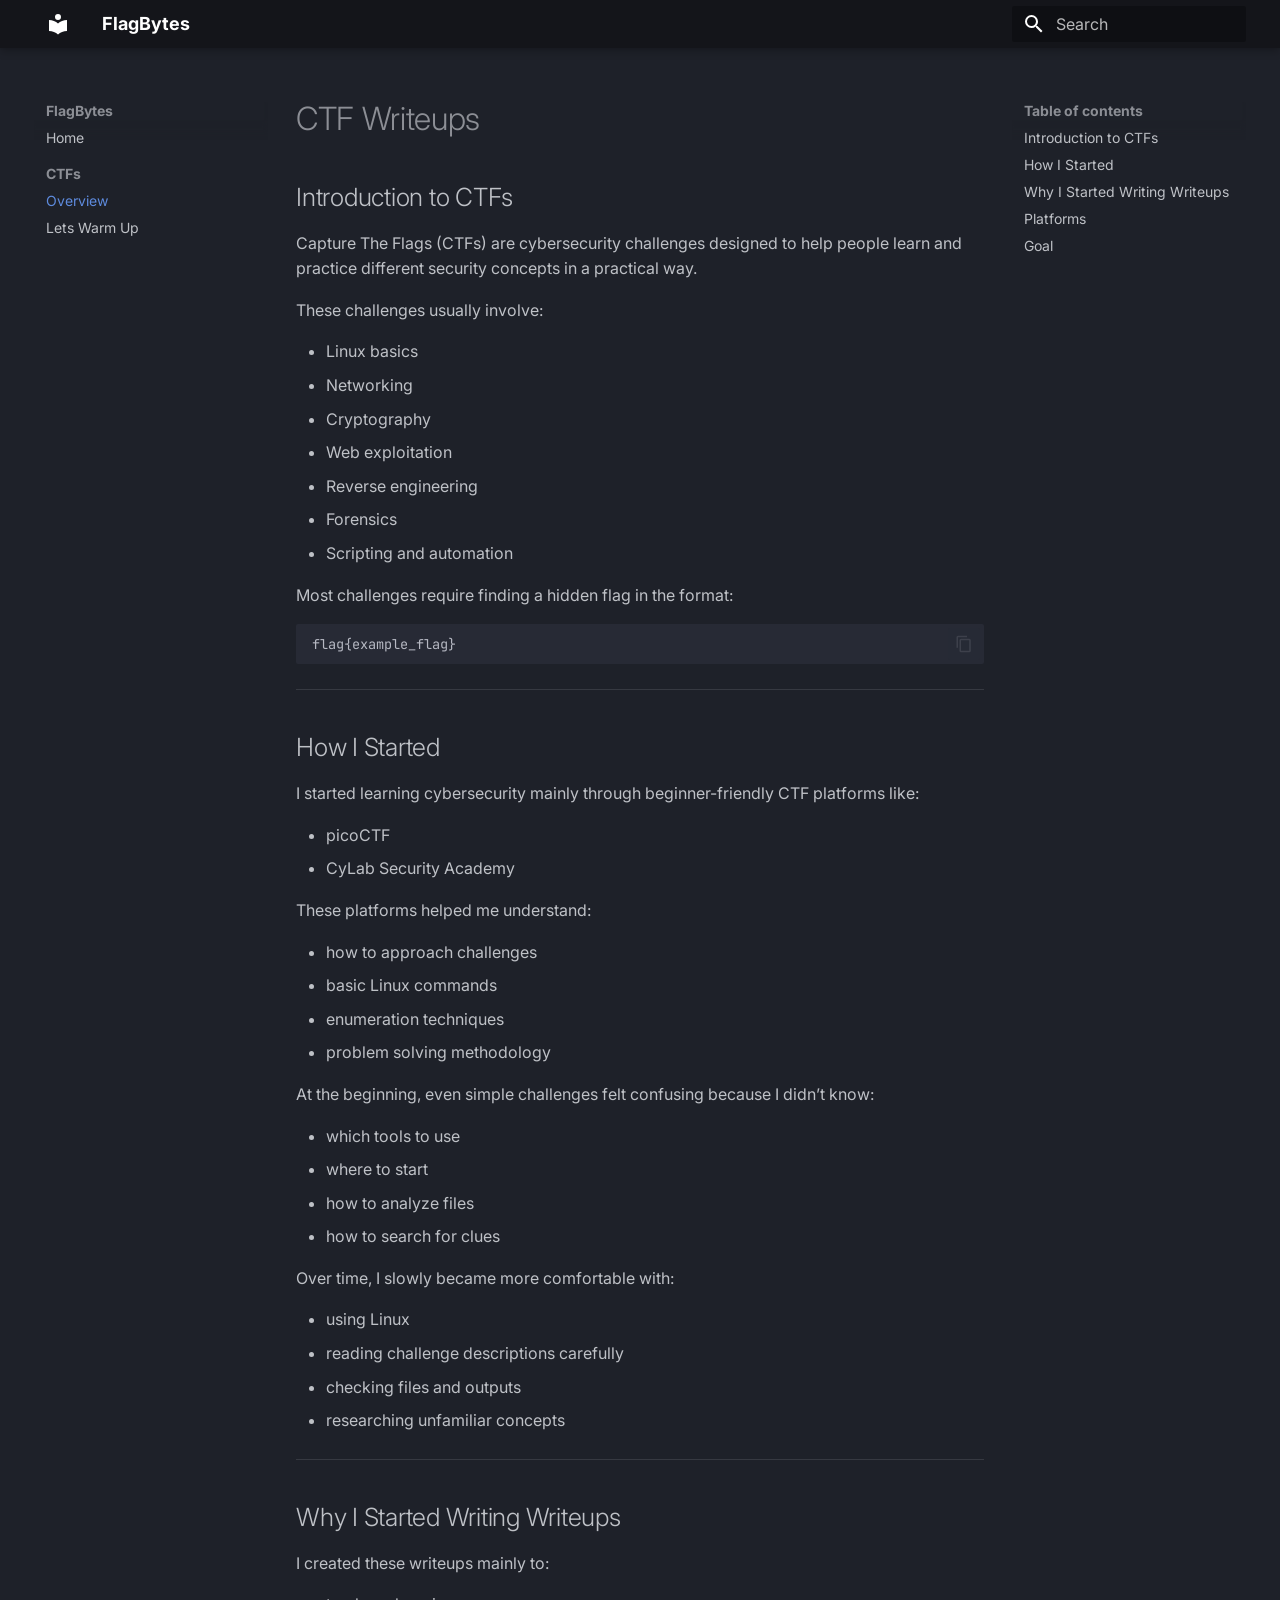
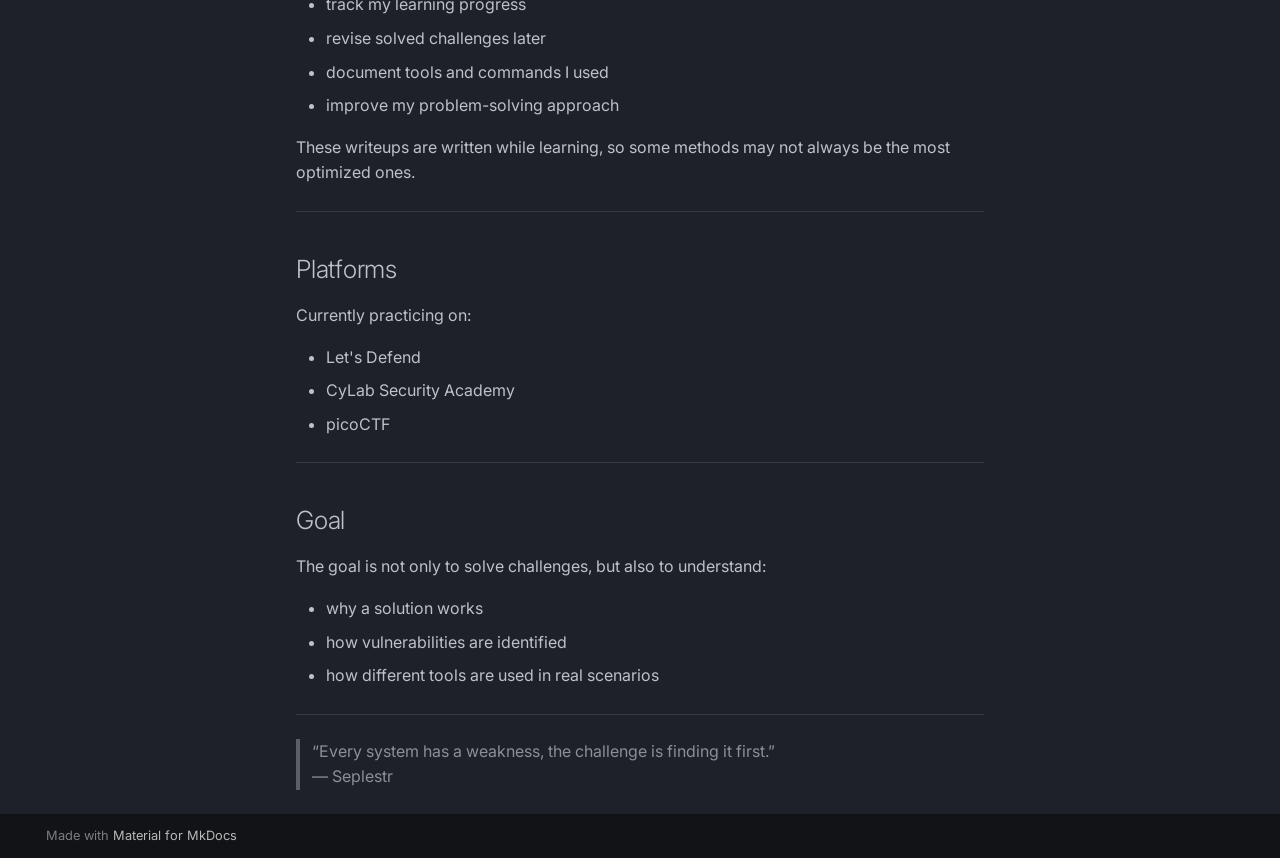
<file: ctf/index.html>
<!doctype html>
<html lang="en" class="no-js">
  <head>
    
      <meta charset="utf-8">
      <meta name="viewport" content="width=device-width,initial-scale=1">
      
        <meta name="description" content="Cybersecurity Notes and CTF Writeups">
      
      
      
      
        <link rel="prev" href="..">
      
      
        <link rel="next" href="../lets-warm-up/">
      
      
        
      
      
      <link rel="icon" href="../assets/images/favicon.png">
      <meta name="generator" content="mkdocs-1.6.1, mkdocs-material-9.7.6">
    
    
      
        <title>Overview - FlagBytes</title>
      
    
    
      <link rel="stylesheet" href="../assets/stylesheets/main.484c7ddc.min.css">
      
        
        <link rel="stylesheet" href="../assets/stylesheets/palette.ab4e12ef.min.css">
      
      


    
    
      
    
    
      
        
        
        <link rel="preconnect" href="https://fonts.gstatic.com" crossorigin>
        <link rel="stylesheet" href="https://fonts.googleapis.com/css?family=Inter:300,300i,400,400i,700,700i%7CJetBrains+Mono:400,400i,700,700i&display=fallback">
        <style>:root{--md-text-font:"Inter";--md-code-font:"JetBrains Mono"}</style>
      
    
    
    <script>__md_scope=new URL("..",location),__md_hash=e=>[...e].reduce(((e,_)=>(e<<5)-e+_.charCodeAt(0)),0),__md_get=(e,_=localStorage,t=__md_scope)=>JSON.parse(_.getItem(t.pathname+"."+e)),__md_set=(e,_,t=localStorage,a=__md_scope)=>{try{t.setItem(a.pathname+"."+e,JSON.stringify(_))}catch(e){}}</script>
    
      

    
    
  </head>
  
  
    
    
      
    
    
    
    
    <body dir="ltr" data-md-color-scheme="slate" data-md-color-primary="black" data-md-color-accent="green">
  
    
    <input class="md-toggle" data-md-toggle="drawer" type="checkbox" id="__drawer" autocomplete="off">
    <input class="md-toggle" data-md-toggle="search" type="checkbox" id="__search" autocomplete="off">
    <label class="md-overlay" for="__drawer"></label>
    <div data-md-component="skip">
      
        
        <a href="#ctf-writeups" class="md-skip">
          Skip to content
        </a>
      
    </div>
    <div data-md-component="announce">
      
    </div>
    
    
      

  

<header class="md-header md-header--shadow" data-md-component="header">
  <nav class="md-header__inner md-grid" aria-label="Header">
    <a href=".." title="FlagBytes" class="md-header__button md-logo" aria-label="FlagBytes" data-md-component="logo">
      
  
  <svg xmlns="http://www.w3.org/2000/svg" viewBox="0 0 24 24"><path d="M12 8a3 3 0 0 0 3-3 3 3 0 0 0-3-3 3 3 0 0 0-3 3 3 3 0 0 0 3 3m0 3.54C9.64 9.35 6.5 8 3 8v11c3.5 0 6.64 1.35 9 3.54 2.36-2.19 5.5-3.54 9-3.54V8c-3.5 0-6.64 1.35-9 3.54"/></svg>

    </a>
    <label class="md-header__button md-icon" for="__drawer">
      
      <svg xmlns="http://www.w3.org/2000/svg" viewBox="0 0 24 24"><path d="M3 6h18v2H3zm0 5h18v2H3zm0 5h18v2H3z"/></svg>
    </label>
    <div class="md-header__title" data-md-component="header-title">
      <div class="md-header__ellipsis">
        <div class="md-header__topic">
          <span class="md-ellipsis">
            FlagBytes
          </span>
        </div>
        <div class="md-header__topic" data-md-component="header-topic">
          <span class="md-ellipsis">
            
              Overview
            
          </span>
        </div>
      </div>
    </div>
    
      
        <form class="md-header__option" data-md-component="palette">
  
    
    
    
    <input class="md-option" data-md-color-media="" data-md-color-scheme="slate" data-md-color-primary="black" data-md-color-accent="green"  aria-hidden="true"  type="radio" name="__palette" id="__palette_0">
    
  
</form>
      
    
    
      <script>var palette=__md_get("__palette");if(palette&&palette.color){if("(prefers-color-scheme)"===palette.color.media){var media=matchMedia("(prefers-color-scheme: light)"),input=document.querySelector(media.matches?"[data-md-color-media='(prefers-color-scheme: light)']":"[data-md-color-media='(prefers-color-scheme: dark)']");palette.color.media=input.getAttribute("data-md-color-media"),palette.color.scheme=input.getAttribute("data-md-color-scheme"),palette.color.primary=input.getAttribute("data-md-color-primary"),palette.color.accent=input.getAttribute("data-md-color-accent")}for(var[key,value]of Object.entries(palette.color))document.body.setAttribute("data-md-color-"+key,value)}</script>
    
    
    
      
      
        <label class="md-header__button md-icon" for="__search">
          
          <svg xmlns="http://www.w3.org/2000/svg" viewBox="0 0 24 24"><path d="M9.5 3A6.5 6.5 0 0 1 16 9.5c0 1.61-.59 3.09-1.56 4.23l.27.27h.79l5 5-1.5 1.5-5-5v-.79l-.27-.27A6.52 6.52 0 0 1 9.5 16 6.5 6.5 0 0 1 3 9.5 6.5 6.5 0 0 1 9.5 3m0 2C7 5 5 7 5 9.5S7 14 9.5 14 14 12 14 9.5 12 5 9.5 5"/></svg>
        </label>
        <div class="md-search" data-md-component="search" role="dialog">
  <label class="md-search__overlay" for="__search"></label>
  <div class="md-search__inner" role="search">
    <form class="md-search__form" name="search">
      <input type="text" class="md-search__input" name="query" aria-label="Search" placeholder="Search" autocapitalize="off" autocorrect="off" autocomplete="off" spellcheck="false" data-md-component="search-query" required>
      <label class="md-search__icon md-icon" for="__search">
        
        <svg xmlns="http://www.w3.org/2000/svg" viewBox="0 0 24 24"><path d="M9.5 3A6.5 6.5 0 0 1 16 9.5c0 1.61-.59 3.09-1.56 4.23l.27.27h.79l5 5-1.5 1.5-5-5v-.79l-.27-.27A6.52 6.52 0 0 1 9.5 16 6.5 6.5 0 0 1 3 9.5 6.5 6.5 0 0 1 9.5 3m0 2C7 5 5 7 5 9.5S7 14 9.5 14 14 12 14 9.5 12 5 9.5 5"/></svg>
        
        <svg xmlns="http://www.w3.org/2000/svg" viewBox="0 0 24 24"><path d="M20 11v2H8l5.5 5.5-1.42 1.42L4.16 12l7.92-7.92L13.5 5.5 8 11z"/></svg>
      </label>
      <nav class="md-search__options" aria-label="Search">
        
        <button type="reset" class="md-search__icon md-icon" title="Clear" aria-label="Clear" tabindex="-1">
          
          <svg xmlns="http://www.w3.org/2000/svg" viewBox="0 0 24 24"><path d="M19 6.41 17.59 5 12 10.59 6.41 5 5 6.41 10.59 12 5 17.59 6.41 19 12 13.41 17.59 19 19 17.59 13.41 12z"/></svg>
        </button>
      </nav>
      
    </form>
    <div class="md-search__output">
      <div class="md-search__scrollwrap" tabindex="0" data-md-scrollfix>
        <div class="md-search-result" data-md-component="search-result">
          <div class="md-search-result__meta">
            Initializing search
          </div>
          <ol class="md-search-result__list" role="presentation"></ol>
        </div>
      </div>
    </div>
  </div>
</div>
      
    
    
  </nav>
  
</header>
    
    <div class="md-container" data-md-component="container">
      
      
        
          
        
      
      <main class="md-main" data-md-component="main">
        <div class="md-main__inner md-grid">
          
            
              
              <div class="md-sidebar md-sidebar--primary" data-md-component="sidebar" data-md-type="navigation" >
                <div class="md-sidebar__scrollwrap">
                  <div class="md-sidebar__inner">
                    



<nav class="md-nav md-nav--primary" aria-label="Navigation" data-md-level="0">
  <label class="md-nav__title" for="__drawer">
    <a href=".." title="FlagBytes" class="md-nav__button md-logo" aria-label="FlagBytes" data-md-component="logo">
      
  
  <svg xmlns="http://www.w3.org/2000/svg" viewBox="0 0 24 24"><path d="M12 8a3 3 0 0 0 3-3 3 3 0 0 0-3-3 3 3 0 0 0-3 3 3 3 0 0 0 3 3m0 3.54C9.64 9.35 6.5 8 3 8v11c3.5 0 6.64 1.35 9 3.54 2.36-2.19 5.5-3.54 9-3.54V8c-3.5 0-6.64 1.35-9 3.54"/></svg>

    </a>
    FlagBytes
  </label>
  
  <ul class="md-nav__list" data-md-scrollfix>
    
      
      
  
  
  
  
    <li class="md-nav__item">
      <a href=".." class="md-nav__link">
        
  
  
  <span class="md-ellipsis">
    
  
    Home
  

    
  </span>
  
  

      </a>
    </li>
  

    
      
      
  
  
    
  
  
  
    
    
    
    
      
        
        
      
    
    
    <li class="md-nav__item md-nav__item--active md-nav__item--section md-nav__item--nested">
      
        
        
        <input class="md-nav__toggle md-toggle " type="checkbox" id="__nav_2" checked>
        
          
          <label class="md-nav__link" for="__nav_2" id="__nav_2_label" tabindex="">
            
  
  
  <span class="md-ellipsis">
    
  
    CTFs
  

    
  </span>
  
  

            <span class="md-nav__icon md-icon"></span>
          </label>
        
        <nav class="md-nav" data-md-level="1" aria-labelledby="__nav_2_label" aria-expanded="true">
          <label class="md-nav__title" for="__nav_2">
            <span class="md-nav__icon md-icon"></span>
            
  
    CTFs
  

          </label>
          <ul class="md-nav__list" data-md-scrollfix>
            
              
                
  
  
    
  
  
  
    <li class="md-nav__item md-nav__item--active">
      
      <input class="md-nav__toggle md-toggle" type="checkbox" id="__toc">
      
      
        
      
      
        <label class="md-nav__link md-nav__link--active" for="__toc">
          
  
  
  <span class="md-ellipsis">
    
  
    Overview
  

    
  </span>
  
  

          <span class="md-nav__icon md-icon"></span>
        </label>
      
      <a href="./" class="md-nav__link md-nav__link--active">
        
  
  
  <span class="md-ellipsis">
    
  
    Overview
  

    
  </span>
  
  

      </a>
      
        

<nav class="md-nav md-nav--secondary" aria-label="Table of contents">
  
  
  
    
  
  
    <label class="md-nav__title" for="__toc">
      <span class="md-nav__icon md-icon"></span>
      Table of contents
    </label>
    <ul class="md-nav__list" data-md-component="toc" data-md-scrollfix>
      
        <li class="md-nav__item">
  <a href="#introduction-to-ctfs" class="md-nav__link">
    <span class="md-ellipsis">
      
        Introduction to CTFs
      
    </span>
  </a>
  
</li>
      
        <li class="md-nav__item">
  <a href="#how-i-started" class="md-nav__link">
    <span class="md-ellipsis">
      
        How I Started
      
    </span>
  </a>
  
</li>
      
        <li class="md-nav__item">
  <a href="#why-i-started-writing-writeups" class="md-nav__link">
    <span class="md-ellipsis">
      
        Why I Started Writing Writeups
      
    </span>
  </a>
  
</li>
      
        <li class="md-nav__item">
  <a href="#platforms" class="md-nav__link">
    <span class="md-ellipsis">
      
        Platforms
      
    </span>
  </a>
  
</li>
      
        <li class="md-nav__item">
  <a href="#goal" class="md-nav__link">
    <span class="md-ellipsis">
      
        Goal
      
    </span>
  </a>
  
</li>
      
    </ul>
  
</nav>
      
    </li>
  

              
            
              
                
  
  
  
  
    <li class="md-nav__item">
      <a href="../lets-warm-up/" class="md-nav__link">
        
  
  
  <span class="md-ellipsis">
    
  
    Lets Warm Up
  

    
  </span>
  
  

      </a>
    </li>
  

              
            
          </ul>
        </nav>
      
    </li>
  

    
  </ul>
</nav>
                  </div>
                </div>
              </div>
            
            
              
              <div class="md-sidebar md-sidebar--secondary" data-md-component="sidebar" data-md-type="toc" >
                <div class="md-sidebar__scrollwrap">
                  <div class="md-sidebar__inner">
                    

<nav class="md-nav md-nav--secondary" aria-label="Table of contents">
  
  
  
    
  
  
    <label class="md-nav__title" for="__toc">
      <span class="md-nav__icon md-icon"></span>
      Table of contents
    </label>
    <ul class="md-nav__list" data-md-component="toc" data-md-scrollfix>
      
        <li class="md-nav__item">
  <a href="#introduction-to-ctfs" class="md-nav__link">
    <span class="md-ellipsis">
      
        Introduction to CTFs
      
    </span>
  </a>
  
</li>
      
        <li class="md-nav__item">
  <a href="#how-i-started" class="md-nav__link">
    <span class="md-ellipsis">
      
        How I Started
      
    </span>
  </a>
  
</li>
      
        <li class="md-nav__item">
  <a href="#why-i-started-writing-writeups" class="md-nav__link">
    <span class="md-ellipsis">
      
        Why I Started Writing Writeups
      
    </span>
  </a>
  
</li>
      
        <li class="md-nav__item">
  <a href="#platforms" class="md-nav__link">
    <span class="md-ellipsis">
      
        Platforms
      
    </span>
  </a>
  
</li>
      
        <li class="md-nav__item">
  <a href="#goal" class="md-nav__link">
    <span class="md-ellipsis">
      
        Goal
      
    </span>
  </a>
  
</li>
      
    </ul>
  
</nav>
                  </div>
                </div>
              </div>
            
          
          
            <div class="md-content" data-md-component="content">
              
              <article class="md-content__inner md-typeset">
                
                  



<h1 id="ctf-writeups">CTF Writeups</h1>
<h2 id="introduction-to-ctfs">Introduction to CTFs</h2>
<p>Capture The Flags (CTFs) are cybersecurity challenges designed to help people learn and practice different security concepts in a practical way.</p>
<p>These challenges usually involve:</p>
<ul>
<li>Linux basics</li>
<li>Networking</li>
<li>Cryptography</li>
<li>Web exploitation</li>
<li>Reverse engineering</li>
<li>Forensics</li>
<li>Scripting and automation</li>
</ul>
<p>Most challenges require finding a hidden flag in the format:</p>
<div class="highlight"><pre><span></span><code>flag{example_flag}
</code></pre></div>
<hr />
<h2 id="how-i-started">How I Started</h2>
<p>I started learning cybersecurity mainly through beginner-friendly CTF platforms like:</p>
<ul>
<li>picoCTF</li>
<li>CyLab Security Academy</li>
</ul>
<p>These platforms helped me understand:</p>
<ul>
<li>how to approach challenges</li>
<li>basic Linux commands</li>
<li>enumeration techniques</li>
<li>problem solving methodology</li>
</ul>
<p>At the beginning, even simple challenges felt confusing because I didn’t know:</p>
<ul>
<li>which tools to use</li>
<li>where to start</li>
<li>how to analyze files</li>
<li>how to search for clues</li>
</ul>
<p>Over time, I slowly became more comfortable with:</p>
<ul>
<li>using Linux</li>
<li>reading challenge descriptions carefully</li>
<li>checking files and outputs</li>
<li>researching unfamiliar concepts</li>
</ul>
<hr />
<h2 id="why-i-started-writing-writeups">Why I Started Writing Writeups</h2>
<p>I created these writeups mainly to:</p>
<ul>
<li>track my learning progress</li>
<li>revise solved challenges later</li>
<li>document tools and commands I used</li>
<li>improve my problem-solving approach</li>
</ul>
<p>These writeups are written while learning, so some methods may not always be the most optimized ones.</p>
<hr />
<h2 id="platforms">Platforms</h2>
<p>Currently practicing on:</p>
<ul>
<li>Let's Defend</li>
<li>CyLab Security Academy</li>
<li>picoCTF</li>
</ul>
<hr />
<h2 id="goal">Goal</h2>
<p>The goal is not only to solve challenges, but also to understand:</p>
<ul>
<li>why a solution works</li>
<li>how vulnerabilities are identified</li>
<li>how different tools are used in real scenarios</li>
</ul>
<hr />
<blockquote>
<p>“Every system has a weakness, the challenge is finding it first.”<br />
— Seplestr</p>
</blockquote>












                
              </article>
            </div>
          
          
<script>var target=document.getElementById(location.hash.slice(1));target&&target.name&&(target.checked=target.name.startsWith("__tabbed_"))</script>
        </div>
        
          <button type="button" class="md-top md-icon" data-md-component="top" hidden>
  
  <svg xmlns="http://www.w3.org/2000/svg" viewBox="0 0 24 24"><path d="M13 20h-2V8l-5.5 5.5-1.42-1.42L12 4.16l7.92 7.92-1.42 1.42L13 8z"/></svg>
  Back to top
</button>
        
      </main>
      
        <footer class="md-footer">
  
  <div class="md-footer-meta md-typeset">
    <div class="md-footer-meta__inner md-grid">
      <div class="md-copyright">
  
  
    Made with
    <a href="https://squidfunk.github.io/mkdocs-material/" target="_blank" rel="noopener">
      Material for MkDocs
    </a>
  
</div>
      
    </div>
  </div>
</footer>
      
    </div>
    <div class="md-dialog" data-md-component="dialog">
      <div class="md-dialog__inner md-typeset"></div>
    </div>
    
    
    
      
      
      <script id="__config" type="application/json">{"annotate": null, "base": "..", "features": ["navigation.instant", "navigation.sections", "navigation.expand", "navigation.top", "search.highlight", "content.code.copy"], "search": "../assets/javascripts/workers/search.2c215733.min.js", "tags": null, "translations": {"clipboard.copied": "Copied to clipboard", "clipboard.copy": "Copy to clipboard", "search.result.more.one": "1 more on this page", "search.result.more.other": "# more on this page", "search.result.none": "No matching documents", "search.result.one": "1 matching document", "search.result.other": "# matching documents", "search.result.placeholder": "Type to start searching", "search.result.term.missing": "Missing", "select.version": "Select version"}, "version": null}</script>
    
    
      <script src="../assets/javascripts/bundle.79ae519e.min.js"></script>
      
    
  </body>
</html>
</file>
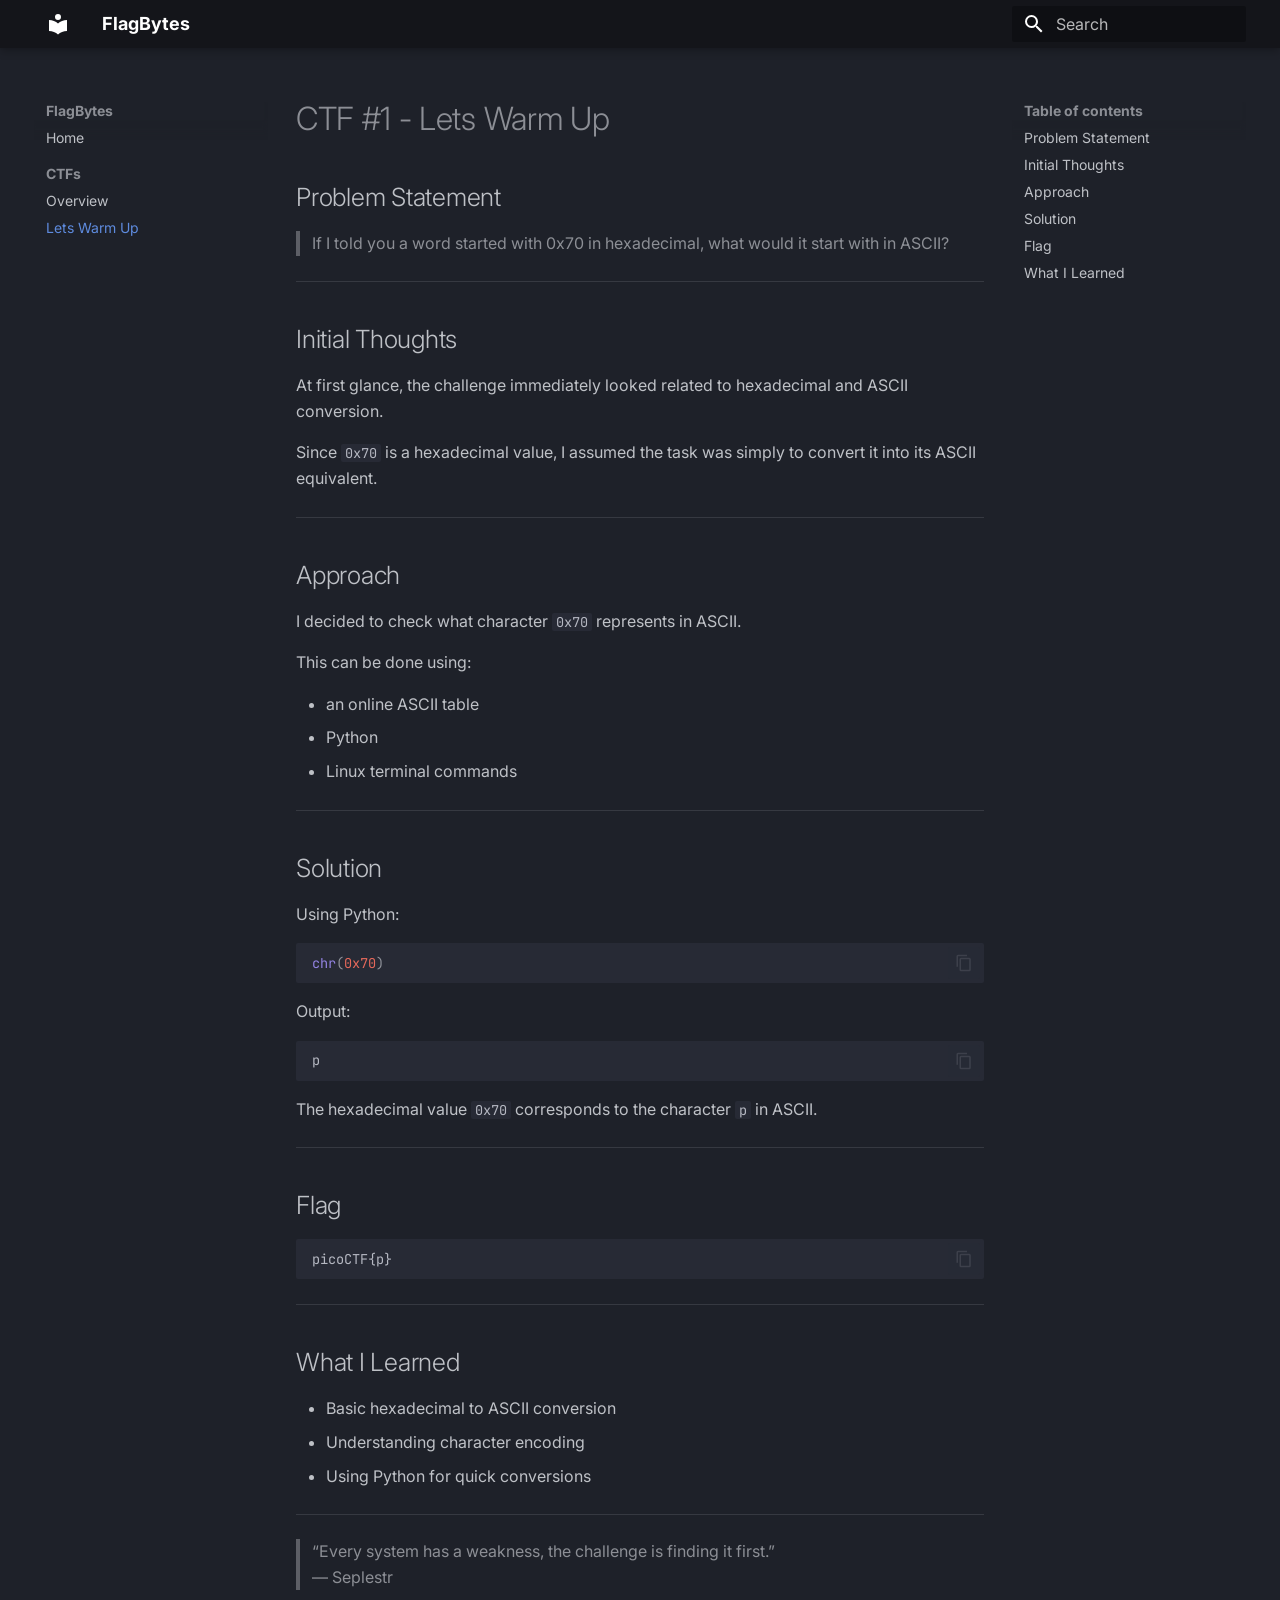
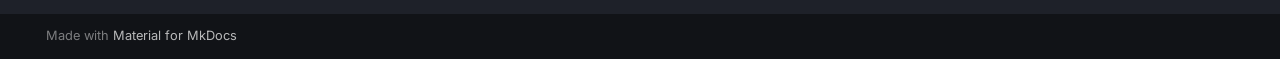
<file: lets-warm-up/index.html>
<!doctype html>
<html lang="en" class="no-js">
  <head>
    
      <meta charset="utf-8">
      <meta name="viewport" content="width=device-width,initial-scale=1">
      
        <meta name="description" content="Cybersecurity Notes and CTF Writeups">
      
      
      
      
        <link rel="prev" href="../ctf/">
      
      
      
        
      
      
      <link rel="icon" href="../assets/images/favicon.png">
      <meta name="generator" content="mkdocs-1.6.1, mkdocs-material-9.7.6">
    
    
      
        <title>Lets Warm Up - FlagBytes</title>
      
    
    
      <link rel="stylesheet" href="../assets/stylesheets/main.484c7ddc.min.css">
      
        
        <link rel="stylesheet" href="../assets/stylesheets/palette.ab4e12ef.min.css">
      
      


    
    
      
    
    
      
        
        
        <link rel="preconnect" href="https://fonts.gstatic.com" crossorigin>
        <link rel="stylesheet" href="https://fonts.googleapis.com/css?family=Inter:300,300i,400,400i,700,700i%7CJetBrains+Mono:400,400i,700,700i&display=fallback">
        <style>:root{--md-text-font:"Inter";--md-code-font:"JetBrains Mono"}</style>
      
    
    
    <script>__md_scope=new URL("..",location),__md_hash=e=>[...e].reduce(((e,_)=>(e<<5)-e+_.charCodeAt(0)),0),__md_get=(e,_=localStorage,t=__md_scope)=>JSON.parse(_.getItem(t.pathname+"."+e)),__md_set=(e,_,t=localStorage,a=__md_scope)=>{try{t.setItem(a.pathname+"."+e,JSON.stringify(_))}catch(e){}}</script>
    
      

    
    
  </head>
  
  
    
    
      
    
    
    
    
    <body dir="ltr" data-md-color-scheme="slate" data-md-color-primary="black" data-md-color-accent="green">
  
    
    <input class="md-toggle" data-md-toggle="drawer" type="checkbox" id="__drawer" autocomplete="off">
    <input class="md-toggle" data-md-toggle="search" type="checkbox" id="__search" autocomplete="off">
    <label class="md-overlay" for="__drawer"></label>
    <div data-md-component="skip">
      
        
        <a href="#ctf-1-lets-warm-up" class="md-skip">
          Skip to content
        </a>
      
    </div>
    <div data-md-component="announce">
      
    </div>
    
    
      

  

<header class="md-header md-header--shadow" data-md-component="header">
  <nav class="md-header__inner md-grid" aria-label="Header">
    <a href=".." title="FlagBytes" class="md-header__button md-logo" aria-label="FlagBytes" data-md-component="logo">
      
  
  <svg xmlns="http://www.w3.org/2000/svg" viewBox="0 0 24 24"><path d="M12 8a3 3 0 0 0 3-3 3 3 0 0 0-3-3 3 3 0 0 0-3 3 3 3 0 0 0 3 3m0 3.54C9.64 9.35 6.5 8 3 8v11c3.5 0 6.64 1.35 9 3.54 2.36-2.19 5.5-3.54 9-3.54V8c-3.5 0-6.64 1.35-9 3.54"/></svg>

    </a>
    <label class="md-header__button md-icon" for="__drawer">
      
      <svg xmlns="http://www.w3.org/2000/svg" viewBox="0 0 24 24"><path d="M3 6h18v2H3zm0 5h18v2H3zm0 5h18v2H3z"/></svg>
    </label>
    <div class="md-header__title" data-md-component="header-title">
      <div class="md-header__ellipsis">
        <div class="md-header__topic">
          <span class="md-ellipsis">
            FlagBytes
          </span>
        </div>
        <div class="md-header__topic" data-md-component="header-topic">
          <span class="md-ellipsis">
            
              Lets Warm Up
            
          </span>
        </div>
      </div>
    </div>
    
      
        <form class="md-header__option" data-md-component="palette">
  
    
    
    
    <input class="md-option" data-md-color-media="" data-md-color-scheme="slate" data-md-color-primary="black" data-md-color-accent="green"  aria-hidden="true"  type="radio" name="__palette" id="__palette_0">
    
  
</form>
      
    
    
      <script>var palette=__md_get("__palette");if(palette&&palette.color){if("(prefers-color-scheme)"===palette.color.media){var media=matchMedia("(prefers-color-scheme: light)"),input=document.querySelector(media.matches?"[data-md-color-media='(prefers-color-scheme: light)']":"[data-md-color-media='(prefers-color-scheme: dark)']");palette.color.media=input.getAttribute("data-md-color-media"),palette.color.scheme=input.getAttribute("data-md-color-scheme"),palette.color.primary=input.getAttribute("data-md-color-primary"),palette.color.accent=input.getAttribute("data-md-color-accent")}for(var[key,value]of Object.entries(palette.color))document.body.setAttribute("data-md-color-"+key,value)}</script>
    
    
    
      
      
        <label class="md-header__button md-icon" for="__search">
          
          <svg xmlns="http://www.w3.org/2000/svg" viewBox="0 0 24 24"><path d="M9.5 3A6.5 6.5 0 0 1 16 9.5c0 1.61-.59 3.09-1.56 4.23l.27.27h.79l5 5-1.5 1.5-5-5v-.79l-.27-.27A6.52 6.52 0 0 1 9.5 16 6.5 6.5 0 0 1 3 9.5 6.5 6.5 0 0 1 9.5 3m0 2C7 5 5 7 5 9.5S7 14 9.5 14 14 12 14 9.5 12 5 9.5 5"/></svg>
        </label>
        <div class="md-search" data-md-component="search" role="dialog">
  <label class="md-search__overlay" for="__search"></label>
  <div class="md-search__inner" role="search">
    <form class="md-search__form" name="search">
      <input type="text" class="md-search__input" name="query" aria-label="Search" placeholder="Search" autocapitalize="off" autocorrect="off" autocomplete="off" spellcheck="false" data-md-component="search-query" required>
      <label class="md-search__icon md-icon" for="__search">
        
        <svg xmlns="http://www.w3.org/2000/svg" viewBox="0 0 24 24"><path d="M9.5 3A6.5 6.5 0 0 1 16 9.5c0 1.61-.59 3.09-1.56 4.23l.27.27h.79l5 5-1.5 1.5-5-5v-.79l-.27-.27A6.52 6.52 0 0 1 9.5 16 6.5 6.5 0 0 1 3 9.5 6.5 6.5 0 0 1 9.5 3m0 2C7 5 5 7 5 9.5S7 14 9.5 14 14 12 14 9.5 12 5 9.5 5"/></svg>
        
        <svg xmlns="http://www.w3.org/2000/svg" viewBox="0 0 24 24"><path d="M20 11v2H8l5.5 5.5-1.42 1.42L4.16 12l7.92-7.92L13.5 5.5 8 11z"/></svg>
      </label>
      <nav class="md-search__options" aria-label="Search">
        
        <button type="reset" class="md-search__icon md-icon" title="Clear" aria-label="Clear" tabindex="-1">
          
          <svg xmlns="http://www.w3.org/2000/svg" viewBox="0 0 24 24"><path d="M19 6.41 17.59 5 12 10.59 6.41 5 5 6.41 10.59 12 5 17.59 6.41 19 12 13.41 17.59 19 19 17.59 13.41 12z"/></svg>
        </button>
      </nav>
      
    </form>
    <div class="md-search__output">
      <div class="md-search__scrollwrap" tabindex="0" data-md-scrollfix>
        <div class="md-search-result" data-md-component="search-result">
          <div class="md-search-result__meta">
            Initializing search
          </div>
          <ol class="md-search-result__list" role="presentation"></ol>
        </div>
      </div>
    </div>
  </div>
</div>
      
    
    
  </nav>
  
</header>
    
    <div class="md-container" data-md-component="container">
      
      
        
          
        
      
      <main class="md-main" data-md-component="main">
        <div class="md-main__inner md-grid">
          
            
              
              <div class="md-sidebar md-sidebar--primary" data-md-component="sidebar" data-md-type="navigation" >
                <div class="md-sidebar__scrollwrap">
                  <div class="md-sidebar__inner">
                    



<nav class="md-nav md-nav--primary" aria-label="Navigation" data-md-level="0">
  <label class="md-nav__title" for="__drawer">
    <a href=".." title="FlagBytes" class="md-nav__button md-logo" aria-label="FlagBytes" data-md-component="logo">
      
  
  <svg xmlns="http://www.w3.org/2000/svg" viewBox="0 0 24 24"><path d="M12 8a3 3 0 0 0 3-3 3 3 0 0 0-3-3 3 3 0 0 0-3 3 3 3 0 0 0 3 3m0 3.54C9.64 9.35 6.5 8 3 8v11c3.5 0 6.64 1.35 9 3.54 2.36-2.19 5.5-3.54 9-3.54V8c-3.5 0-6.64 1.35-9 3.54"/></svg>

    </a>
    FlagBytes
  </label>
  
  <ul class="md-nav__list" data-md-scrollfix>
    
      
      
  
  
  
  
    <li class="md-nav__item">
      <a href=".." class="md-nav__link">
        
  
  
  <span class="md-ellipsis">
    
  
    Home
  

    
  </span>
  
  

      </a>
    </li>
  

    
      
      
  
  
    
  
  
  
    
    
    
    
      
        
        
      
    
    
    <li class="md-nav__item md-nav__item--active md-nav__item--section md-nav__item--nested">
      
        
        
        <input class="md-nav__toggle md-toggle " type="checkbox" id="__nav_2" checked>
        
          
          <label class="md-nav__link" for="__nav_2" id="__nav_2_label" tabindex="">
            
  
  
  <span class="md-ellipsis">
    
  
    CTFs
  

    
  </span>
  
  

            <span class="md-nav__icon md-icon"></span>
          </label>
        
        <nav class="md-nav" data-md-level="1" aria-labelledby="__nav_2_label" aria-expanded="true">
          <label class="md-nav__title" for="__nav_2">
            <span class="md-nav__icon md-icon"></span>
            
  
    CTFs
  

          </label>
          <ul class="md-nav__list" data-md-scrollfix>
            
              
                
  
  
  
  
    <li class="md-nav__item">
      <a href="../ctf/" class="md-nav__link">
        
  
  
  <span class="md-ellipsis">
    
  
    Overview
  

    
  </span>
  
  

      </a>
    </li>
  

              
            
              
                
  
  
    
  
  
  
    <li class="md-nav__item md-nav__item--active">
      
      <input class="md-nav__toggle md-toggle" type="checkbox" id="__toc">
      
      
        
      
      
        <label class="md-nav__link md-nav__link--active" for="__toc">
          
  
  
  <span class="md-ellipsis">
    
  
    Lets Warm Up
  

    
  </span>
  
  

          <span class="md-nav__icon md-icon"></span>
        </label>
      
      <a href="./" class="md-nav__link md-nav__link--active">
        
  
  
  <span class="md-ellipsis">
    
  
    Lets Warm Up
  

    
  </span>
  
  

      </a>
      
        

<nav class="md-nav md-nav--secondary" aria-label="Table of contents">
  
  
  
    
  
  
    <label class="md-nav__title" for="__toc">
      <span class="md-nav__icon md-icon"></span>
      Table of contents
    </label>
    <ul class="md-nav__list" data-md-component="toc" data-md-scrollfix>
      
        <li class="md-nav__item">
  <a href="#problem-statement" class="md-nav__link">
    <span class="md-ellipsis">
      
        Problem Statement
      
    </span>
  </a>
  
</li>
      
        <li class="md-nav__item">
  <a href="#initial-thoughts" class="md-nav__link">
    <span class="md-ellipsis">
      
        Initial Thoughts
      
    </span>
  </a>
  
</li>
      
        <li class="md-nav__item">
  <a href="#approach" class="md-nav__link">
    <span class="md-ellipsis">
      
        Approach
      
    </span>
  </a>
  
</li>
      
        <li class="md-nav__item">
  <a href="#solution" class="md-nav__link">
    <span class="md-ellipsis">
      
        Solution
      
    </span>
  </a>
  
</li>
      
        <li class="md-nav__item">
  <a href="#flag" class="md-nav__link">
    <span class="md-ellipsis">
      
        Flag
      
    </span>
  </a>
  
</li>
      
        <li class="md-nav__item">
  <a href="#what-i-learned" class="md-nav__link">
    <span class="md-ellipsis">
      
        What I Learned
      
    </span>
  </a>
  
</li>
      
    </ul>
  
</nav>
      
    </li>
  

              
            
          </ul>
        </nav>
      
    </li>
  

    
  </ul>
</nav>
                  </div>
                </div>
              </div>
            
            
              
              <div class="md-sidebar md-sidebar--secondary" data-md-component="sidebar" data-md-type="toc" >
                <div class="md-sidebar__scrollwrap">
                  <div class="md-sidebar__inner">
                    

<nav class="md-nav md-nav--secondary" aria-label="Table of contents">
  
  
  
    
  
  
    <label class="md-nav__title" for="__toc">
      <span class="md-nav__icon md-icon"></span>
      Table of contents
    </label>
    <ul class="md-nav__list" data-md-component="toc" data-md-scrollfix>
      
        <li class="md-nav__item">
  <a href="#problem-statement" class="md-nav__link">
    <span class="md-ellipsis">
      
        Problem Statement
      
    </span>
  </a>
  
</li>
      
        <li class="md-nav__item">
  <a href="#initial-thoughts" class="md-nav__link">
    <span class="md-ellipsis">
      
        Initial Thoughts
      
    </span>
  </a>
  
</li>
      
        <li class="md-nav__item">
  <a href="#approach" class="md-nav__link">
    <span class="md-ellipsis">
      
        Approach
      
    </span>
  </a>
  
</li>
      
        <li class="md-nav__item">
  <a href="#solution" class="md-nav__link">
    <span class="md-ellipsis">
      
        Solution
      
    </span>
  </a>
  
</li>
      
        <li class="md-nav__item">
  <a href="#flag" class="md-nav__link">
    <span class="md-ellipsis">
      
        Flag
      
    </span>
  </a>
  
</li>
      
        <li class="md-nav__item">
  <a href="#what-i-learned" class="md-nav__link">
    <span class="md-ellipsis">
      
        What I Learned
      
    </span>
  </a>
  
</li>
      
    </ul>
  
</nav>
                  </div>
                </div>
              </div>
            
          
          
            <div class="md-content" data-md-component="content">
              
              <article class="md-content__inner md-typeset">
                
                  



<h1 id="ctf-1-lets-warm-up">CTF #1 - Lets Warm Up</h1>
<h2 id="problem-statement">Problem Statement</h2>
<blockquote>
<p>If I told you a word started with 0x70 in hexadecimal, what would it start with in ASCII?</p>
</blockquote>
<hr />
<h2 id="initial-thoughts">Initial Thoughts</h2>
<p>At first glance, the challenge immediately looked related to hexadecimal and ASCII conversion.</p>
<p>Since <code>0x70</code> is a hexadecimal value, I assumed the task was simply to convert it into its ASCII equivalent.</p>
<hr />
<h2 id="approach">Approach</h2>
<p>I decided to check what character <code>0x70</code> represents in ASCII.</p>
<p>This can be done using:</p>
<ul>
<li>an online ASCII table</li>
<li>Python</li>
<li>Linux terminal commands</li>
</ul>
<hr />
<h2 id="solution">Solution</h2>
<p>Using Python:</p>
<div class="highlight"><pre><span></span><code><span class="nb">chr</span><span class="p">(</span><span class="mh">0x70</span><span class="p">)</span>
</code></pre></div>
<p>Output:</p>
<div class="highlight"><pre><span></span><code>p
</code></pre></div>
<p>The hexadecimal value <code>0x70</code> corresponds to the character <code>p</code> in ASCII.</p>
<hr />
<h2 id="flag">Flag</h2>
<div class="highlight"><pre><span></span><code>picoCTF{p}
</code></pre></div>
<hr />
<h2 id="what-i-learned">What I Learned</h2>
<ul>
<li>Basic hexadecimal to ASCII conversion</li>
<li>Understanding character encoding</li>
<li>Using Python for quick conversions</li>
</ul>
<hr />
<blockquote>
<p>“Every system has a weakness, the challenge is finding it first.”<br />
— Seplestr</p>
</blockquote>












                
              </article>
            </div>
          
          
<script>var target=document.getElementById(location.hash.slice(1));target&&target.name&&(target.checked=target.name.startsWith("__tabbed_"))</script>
        </div>
        
          <button type="button" class="md-top md-icon" data-md-component="top" hidden>
  
  <svg xmlns="http://www.w3.org/2000/svg" viewBox="0 0 24 24"><path d="M13 20h-2V8l-5.5 5.5-1.42-1.42L12 4.16l7.92 7.92-1.42 1.42L13 8z"/></svg>
  Back to top
</button>
        
      </main>
      
        <footer class="md-footer">
  
  <div class="md-footer-meta md-typeset">
    <div class="md-footer-meta__inner md-grid">
      <div class="md-copyright">
  
  
    Made with
    <a href="https://squidfunk.github.io/mkdocs-material/" target="_blank" rel="noopener">
      Material for MkDocs
    </a>
  
</div>
      
    </div>
  </div>
</footer>
      
    </div>
    <div class="md-dialog" data-md-component="dialog">
      <div class="md-dialog__inner md-typeset"></div>
    </div>
    
    
    
      
      
      <script id="__config" type="application/json">{"annotate": null, "base": "..", "features": ["navigation.instant", "navigation.sections", "navigation.expand", "navigation.top", "search.highlight", "content.code.copy"], "search": "../assets/javascripts/workers/search.2c215733.min.js", "tags": null, "translations": {"clipboard.copied": "Copied to clipboard", "clipboard.copy": "Copy to clipboard", "search.result.more.one": "1 more on this page", "search.result.more.other": "# more on this page", "search.result.none": "No matching documents", "search.result.one": "1 matching document", "search.result.other": "# matching documents", "search.result.placeholder": "Type to start searching", "search.result.term.missing": "Missing", "select.version": "Select version"}, "version": null}</script>
    
    
      <script src="../assets/javascripts/bundle.79ae519e.min.js"></script>
      
    
  </body>
</html>
</file>
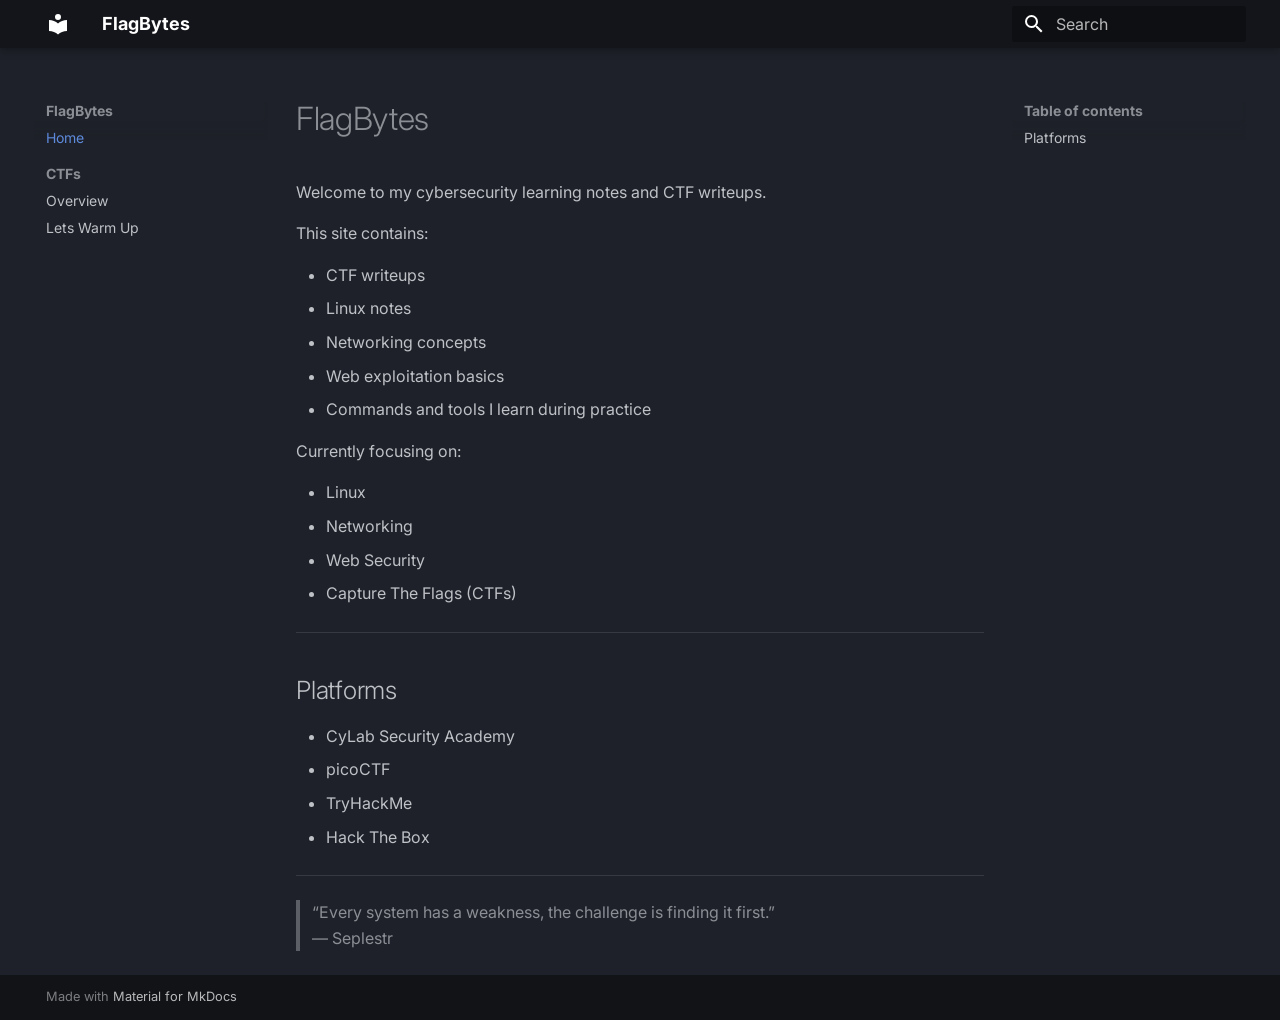
<file: site/index.html>
<!doctype html>
<html lang="en" class="no-js">
  <head>
    
      <meta charset="utf-8">
      <meta name="viewport" content="width=device-width,initial-scale=1">
      
        <meta name="description" content="Cybersecurity Notes and CTF Writeups">
      
      
      
      
      
        <link rel="next" href="ctf/">
      
      
        
      
      
      <link rel="icon" href="assets/images/favicon.png">
      <meta name="generator" content="mkdocs-1.6.1, mkdocs-material-9.7.6">
    
    
      
        <title>FlagBytes</title>
      
    
    
      <link rel="stylesheet" href="assets/stylesheets/main.484c7ddc.min.css">
      
        
        <link rel="stylesheet" href="assets/stylesheets/palette.ab4e12ef.min.css">
      
      


    
    
      
    
    
      
        
        
        <link rel="preconnect" href="https://fonts.gstatic.com" crossorigin>
        <link rel="stylesheet" href="https://fonts.googleapis.com/css?family=Inter:300,300i,400,400i,700,700i%7CJetBrains+Mono:400,400i,700,700i&display=fallback">
        <style>:root{--md-text-font:"Inter";--md-code-font:"JetBrains Mono"}</style>
      
    
    
    <script>__md_scope=new URL(".",location),__md_hash=e=>[...e].reduce(((e,_)=>(e<<5)-e+_.charCodeAt(0)),0),__md_get=(e,_=localStorage,t=__md_scope)=>JSON.parse(_.getItem(t.pathname+"."+e)),__md_set=(e,_,t=localStorage,a=__md_scope)=>{try{t.setItem(a.pathname+"."+e,JSON.stringify(_))}catch(e){}}</script>
    
      

    
    
  </head>
  
  
    
    
      
    
    
    
    
    <body dir="ltr" data-md-color-scheme="slate" data-md-color-primary="black" data-md-color-accent="green">
  
    
    <input class="md-toggle" data-md-toggle="drawer" type="checkbox" id="__drawer" autocomplete="off">
    <input class="md-toggle" data-md-toggle="search" type="checkbox" id="__search" autocomplete="off">
    <label class="md-overlay" for="__drawer"></label>
    <div data-md-component="skip">
      
        
        <a href="#flagbytes" class="md-skip">
          Skip to content
        </a>
      
    </div>
    <div data-md-component="announce">
      
    </div>
    
    
      

  

<header class="md-header md-header--shadow" data-md-component="header">
  <nav class="md-header__inner md-grid" aria-label="Header">
    <a href="." title="FlagBytes" class="md-header__button md-logo" aria-label="FlagBytes" data-md-component="logo">
      
  
  <svg xmlns="http://www.w3.org/2000/svg" viewBox="0 0 24 24"><path d="M12 8a3 3 0 0 0 3-3 3 3 0 0 0-3-3 3 3 0 0 0-3 3 3 3 0 0 0 3 3m0 3.54C9.64 9.35 6.5 8 3 8v11c3.5 0 6.64 1.35 9 3.54 2.36-2.19 5.5-3.54 9-3.54V8c-3.5 0-6.64 1.35-9 3.54"/></svg>

    </a>
    <label class="md-header__button md-icon" for="__drawer">
      
      <svg xmlns="http://www.w3.org/2000/svg" viewBox="0 0 24 24"><path d="M3 6h18v2H3zm0 5h18v2H3zm0 5h18v2H3z"/></svg>
    </label>
    <div class="md-header__title" data-md-component="header-title">
      <div class="md-header__ellipsis">
        <div class="md-header__topic">
          <span class="md-ellipsis">
            FlagBytes
          </span>
        </div>
        <div class="md-header__topic" data-md-component="header-topic">
          <span class="md-ellipsis">
            
              Home
            
          </span>
        </div>
      </div>
    </div>
    
      
        <form class="md-header__option" data-md-component="palette">
  
    
    
    
    <input class="md-option" data-md-color-media="" data-md-color-scheme="slate" data-md-color-primary="black" data-md-color-accent="green"  aria-hidden="true"  type="radio" name="__palette" id="__palette_0">
    
  
</form>
      
    
    
      <script>var palette=__md_get("__palette");if(palette&&palette.color){if("(prefers-color-scheme)"===palette.color.media){var media=matchMedia("(prefers-color-scheme: light)"),input=document.querySelector(media.matches?"[data-md-color-media='(prefers-color-scheme: light)']":"[data-md-color-media='(prefers-color-scheme: dark)']");palette.color.media=input.getAttribute("data-md-color-media"),palette.color.scheme=input.getAttribute("data-md-color-scheme"),palette.color.primary=input.getAttribute("data-md-color-primary"),palette.color.accent=input.getAttribute("data-md-color-accent")}for(var[key,value]of Object.entries(palette.color))document.body.setAttribute("data-md-color-"+key,value)}</script>
    
    
    
      
      
        <label class="md-header__button md-icon" for="__search">
          
          <svg xmlns="http://www.w3.org/2000/svg" viewBox="0 0 24 24"><path d="M9.5 3A6.5 6.5 0 0 1 16 9.5c0 1.61-.59 3.09-1.56 4.23l.27.27h.79l5 5-1.5 1.5-5-5v-.79l-.27-.27A6.52 6.52 0 0 1 9.5 16 6.5 6.5 0 0 1 3 9.5 6.5 6.5 0 0 1 9.5 3m0 2C7 5 5 7 5 9.5S7 14 9.5 14 14 12 14 9.5 12 5 9.5 5"/></svg>
        </label>
        <div class="md-search" data-md-component="search" role="dialog">
  <label class="md-search__overlay" for="__search"></label>
  <div class="md-search__inner" role="search">
    <form class="md-search__form" name="search">
      <input type="text" class="md-search__input" name="query" aria-label="Search" placeholder="Search" autocapitalize="off" autocorrect="off" autocomplete="off" spellcheck="false" data-md-component="search-query" required>
      <label class="md-search__icon md-icon" for="__search">
        
        <svg xmlns="http://www.w3.org/2000/svg" viewBox="0 0 24 24"><path d="M9.5 3A6.5 6.5 0 0 1 16 9.5c0 1.61-.59 3.09-1.56 4.23l.27.27h.79l5 5-1.5 1.5-5-5v-.79l-.27-.27A6.52 6.52 0 0 1 9.5 16 6.5 6.5 0 0 1 3 9.5 6.5 6.5 0 0 1 9.5 3m0 2C7 5 5 7 5 9.5S7 14 9.5 14 14 12 14 9.5 12 5 9.5 5"/></svg>
        
        <svg xmlns="http://www.w3.org/2000/svg" viewBox="0 0 24 24"><path d="M20 11v2H8l5.5 5.5-1.42 1.42L4.16 12l7.92-7.92L13.5 5.5 8 11z"/></svg>
      </label>
      <nav class="md-search__options" aria-label="Search">
        
        <button type="reset" class="md-search__icon md-icon" title="Clear" aria-label="Clear" tabindex="-1">
          
          <svg xmlns="http://www.w3.org/2000/svg" viewBox="0 0 24 24"><path d="M19 6.41 17.59 5 12 10.59 6.41 5 5 6.41 10.59 12 5 17.59 6.41 19 12 13.41 17.59 19 19 17.59 13.41 12z"/></svg>
        </button>
      </nav>
      
    </form>
    <div class="md-search__output">
      <div class="md-search__scrollwrap" tabindex="0" data-md-scrollfix>
        <div class="md-search-result" data-md-component="search-result">
          <div class="md-search-result__meta">
            Initializing search
          </div>
          <ol class="md-search-result__list" role="presentation"></ol>
        </div>
      </div>
    </div>
  </div>
</div>
      
    
    
  </nav>
  
</header>
    
    <div class="md-container" data-md-component="container">
      
      
        
          
        
      
      <main class="md-main" data-md-component="main">
        <div class="md-main__inner md-grid">
          
            
              
              <div class="md-sidebar md-sidebar--primary" data-md-component="sidebar" data-md-type="navigation" >
                <div class="md-sidebar__scrollwrap">
                  <div class="md-sidebar__inner">
                    



<nav class="md-nav md-nav--primary" aria-label="Navigation" data-md-level="0">
  <label class="md-nav__title" for="__drawer">
    <a href="." title="FlagBytes" class="md-nav__button md-logo" aria-label="FlagBytes" data-md-component="logo">
      
  
  <svg xmlns="http://www.w3.org/2000/svg" viewBox="0 0 24 24"><path d="M12 8a3 3 0 0 0 3-3 3 3 0 0 0-3-3 3 3 0 0 0-3 3 3 3 0 0 0 3 3m0 3.54C9.64 9.35 6.5 8 3 8v11c3.5 0 6.64 1.35 9 3.54 2.36-2.19 5.5-3.54 9-3.54V8c-3.5 0-6.64 1.35-9 3.54"/></svg>

    </a>
    FlagBytes
  </label>
  
  <ul class="md-nav__list" data-md-scrollfix>
    
      
      
  
  
    
  
  
  
    <li class="md-nav__item md-nav__item--active">
      
      <input class="md-nav__toggle md-toggle" type="checkbox" id="__toc">
      
      
        
      
      
        <label class="md-nav__link md-nav__link--active" for="__toc">
          
  
  
  <span class="md-ellipsis">
    
  
    Home
  

    
  </span>
  
  

          <span class="md-nav__icon md-icon"></span>
        </label>
      
      <a href="." class="md-nav__link md-nav__link--active">
        
  
  
  <span class="md-ellipsis">
    
  
    Home
  

    
  </span>
  
  

      </a>
      
        

<nav class="md-nav md-nav--secondary" aria-label="Table of contents">
  
  
  
    
  
  
    <label class="md-nav__title" for="__toc">
      <span class="md-nav__icon md-icon"></span>
      Table of contents
    </label>
    <ul class="md-nav__list" data-md-component="toc" data-md-scrollfix>
      
        <li class="md-nav__item">
  <a href="#platforms" class="md-nav__link">
    <span class="md-ellipsis">
      
        Platforms
      
    </span>
  </a>
  
</li>
      
    </ul>
  
</nav>
      
    </li>
  

    
      
      
  
  
  
  
    
    
    
    
      
        
        
      
    
    
    <li class="md-nav__item md-nav__item--section md-nav__item--nested">
      
        
        
          
        
        <input class="md-nav__toggle md-toggle md-toggle--indeterminate" type="checkbox" id="__nav_2" >
        
          
          <label class="md-nav__link" for="__nav_2" id="__nav_2_label" tabindex="">
            
  
  
  <span class="md-ellipsis">
    
  
    CTFs
  

    
  </span>
  
  

            <span class="md-nav__icon md-icon"></span>
          </label>
        
        <nav class="md-nav" data-md-level="1" aria-labelledby="__nav_2_label" aria-expanded="false">
          <label class="md-nav__title" for="__nav_2">
            <span class="md-nav__icon md-icon"></span>
            
  
    CTFs
  

          </label>
          <ul class="md-nav__list" data-md-scrollfix>
            
              
                
  
  
  
  
    <li class="md-nav__item">
      <a href="ctf/" class="md-nav__link">
        
  
  
  <span class="md-ellipsis">
    
  
    Overview
  

    
  </span>
  
  

      </a>
    </li>
  

              
            
              
                
  
  
  
  
    <li class="md-nav__item">
      <a href="lets-warm-up/" class="md-nav__link">
        
  
  
  <span class="md-ellipsis">
    
  
    Lets Warm Up
  

    
  </span>
  
  

      </a>
    </li>
  

              
            
          </ul>
        </nav>
      
    </li>
  

    
  </ul>
</nav>
                  </div>
                </div>
              </div>
            
            
              
              <div class="md-sidebar md-sidebar--secondary" data-md-component="sidebar" data-md-type="toc" >
                <div class="md-sidebar__scrollwrap">
                  <div class="md-sidebar__inner">
                    

<nav class="md-nav md-nav--secondary" aria-label="Table of contents">
  
  
  
    
  
  
    <label class="md-nav__title" for="__toc">
      <span class="md-nav__icon md-icon"></span>
      Table of contents
    </label>
    <ul class="md-nav__list" data-md-component="toc" data-md-scrollfix>
      
        <li class="md-nav__item">
  <a href="#platforms" class="md-nav__link">
    <span class="md-ellipsis">
      
        Platforms
      
    </span>
  </a>
  
</li>
      
    </ul>
  
</nav>
                  </div>
                </div>
              </div>
            
          
          
            <div class="md-content" data-md-component="content">
              
              <article class="md-content__inner md-typeset">
                
                  



<h1 id="flagbytes">FlagBytes</h1>
<p>Welcome to my cybersecurity learning notes and CTF writeups.</p>
<p>This site contains:</p>
<ul>
<li>CTF writeups</li>
<li>Linux notes</li>
<li>Networking concepts</li>
<li>Web exploitation basics</li>
<li>Commands and tools I learn during practice</li>
</ul>
<p>Currently focusing on:</p>
<ul>
<li>Linux</li>
<li>Networking</li>
<li>Web Security</li>
<li>Capture The Flags (CTFs)</li>
</ul>
<hr />
<h2 id="platforms">Platforms</h2>
<ul>
<li>CyLab Security Academy</li>
<li>picoCTF</li>
<li>TryHackMe</li>
<li>Hack The Box</li>
</ul>
<hr />
<blockquote>
<p>“Every system has a weakness, the challenge is finding it first.”<br />
— Seplestr</p>
</blockquote>












                
              </article>
            </div>
          
          
<script>var target=document.getElementById(location.hash.slice(1));target&&target.name&&(target.checked=target.name.startsWith("__tabbed_"))</script>
        </div>
        
          <button type="button" class="md-top md-icon" data-md-component="top" hidden>
  
  <svg xmlns="http://www.w3.org/2000/svg" viewBox="0 0 24 24"><path d="M13 20h-2V8l-5.5 5.5-1.42-1.42L12 4.16l7.92 7.92-1.42 1.42L13 8z"/></svg>
  Back to top
</button>
        
      </main>
      
        <footer class="md-footer">
  
  <div class="md-footer-meta md-typeset">
    <div class="md-footer-meta__inner md-grid">
      <div class="md-copyright">
  
  
    Made with
    <a href="https://squidfunk.github.io/mkdocs-material/" target="_blank" rel="noopener">
      Material for MkDocs
    </a>
  
</div>
      
    </div>
  </div>
</footer>
      
    </div>
    <div class="md-dialog" data-md-component="dialog">
      <div class="md-dialog__inner md-typeset"></div>
    </div>
    
    
    
      
      
      <script id="__config" type="application/json">{"annotate": null, "base": ".", "features": ["navigation.instant", "navigation.sections", "navigation.expand", "navigation.top", "search.highlight", "content.code.copy"], "search": "assets/javascripts/workers/search.2c215733.min.js", "tags": null, "translations": {"clipboard.copied": "Copied to clipboard", "clipboard.copy": "Copy to clipboard", "search.result.more.one": "1 more on this page", "search.result.more.other": "# more on this page", "search.result.none": "No matching documents", "search.result.one": "1 matching document", "search.result.other": "# matching documents", "search.result.placeholder": "Type to start searching", "search.result.term.missing": "Missing", "select.version": "Select version"}, "version": null}</script>
    
    
      <script src="assets/javascripts/bundle.79ae519e.min.js"></script>
      
    
  </body>
</html>
</file>
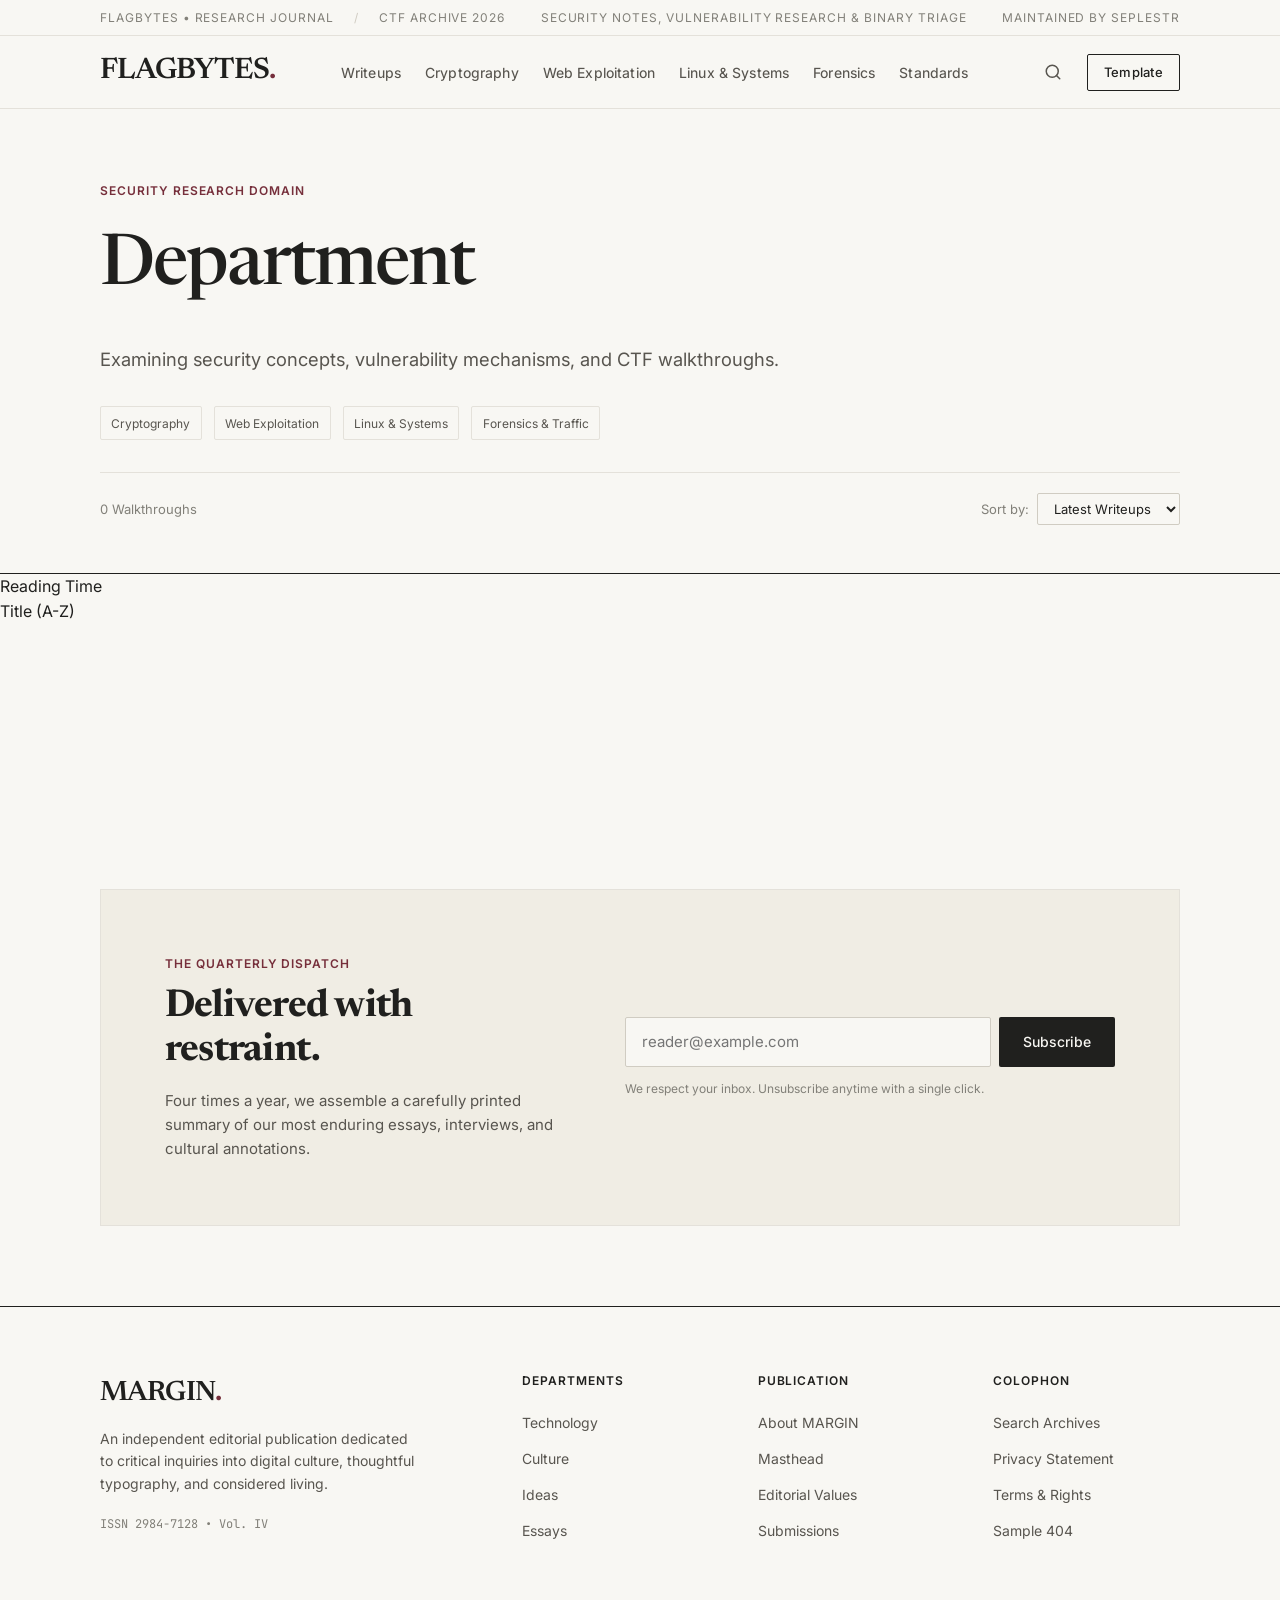
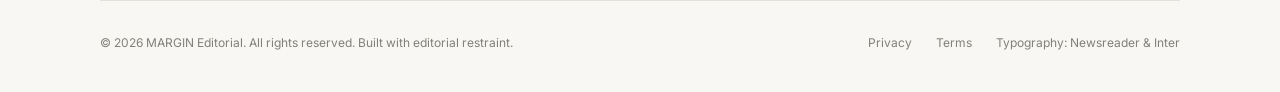
<file: category.html>
<!DOCTYPE html>
<html lang="en">
<head>
  <meta charset="UTF-8">
  <meta name="viewport" content="width=device-width, initial-scale=1.0">
  <title>Category Archive — MARGIN</title>
  <meta name="description" content="Explore MARGIN dispatches by editorial department.">
  <link rel="icon" href="data:image/svg+xml,<svg xmlns='http://www.w3.org/2000/svg' viewBox='0 0 100 100'><text y='.9em' font-size='90' font-family='serif'>M</text></svg>">
  <link rel="stylesheet" href="css/style.css">
</head>
<body>

  <!-- Top Masthead Meta Bar -->
  <aside class="top-meta-bar" aria-label="Publication Metadata">
    <div class="site-container top-meta-inner">
      <div class="top-meta-left">
        <span>FlagBytes &bull; Research Journal</span>
        <span class="meta-divider">/</span>
        <span>CTF Archive 2026</span>
      </div>
      <div class="top-meta-center">
        <span>Security Notes, Vulnerability Research &amp; Binary Triage</span>
      </div>
      <div class="top-meta-right">
        <span>Maintained by Seplestr</span>
      </div>
    </div>
  </aside>

  <!-- Sticky Site Header -->
  <header class="site-header" id="mainHeader">
    <div class="site-container header-inner">
      <div class="site-brand">
        <a href="index.html" class="brand-wordmark" aria-label="FlagBytes Homepage">
          FLAGBYTES<span class="brand-period">.</span>
        </a>
      </div>

      <nav class="primary-nav" aria-label="Primary Editorial Navigation">
        <ul class="nav-list">
          <li><a href="index.html" class="nav-link">Writeups</a></li>
          <li><a href="category.html?cat=cryptography" class="nav-link">Cryptography</a></li>
          <li><a href="category.html?cat=web-exploitation" class="nav-link">Web Exploitation</a></li>
          <li><a href="category.html?cat=linux-internals" class="nav-link">Linux &amp; Systems</a></li>
          <li><a href="category.html?cat=forensics" class="nav-link">Forensics</a></li>
          <li><a href="about.html" class="nav-link">Standards</a></li>
        </ul>
      </nav>

      <div class="header-actions">
        <button class="btn-icon" data-search-trigger aria-label="Search writeups" title="Search (Press /)">
          <svg width="18" height="18" viewBox="0 0 24 24" fill="none" stroke="currentColor" stroke-width="2" stroke-linecap="round" stroke-linejoin="round">
            <circle cx="11" cy="11" r="8"></circle>
            <line x1="21" y1="21" x2="16.65" y2="16.65"></line>
          </svg>
          <span class="sr-only">Search</span>
        </button>

        <a href="about.html#template" class="btn-subscribe-pill">Template</a>

        <button class="btn-icon btn-menu-toggle" aria-label="Open Mobile Menu">
          <svg width="22" height="22" viewBox="0 0 24 24" fill="none" stroke="currentColor" stroke-width="2" stroke-linecap="round" stroke-linejoin="round">
            <line x1="3" y1="12" x2="21" y2="12"></line>
            <line x1="3" y1="6" x2="21" y2="6"></line>
            <line x1="3" y1="18" x2="21" y2="18"></line>
          </svg>
        </button>
      </div>
    </div>
  </header>

  <!-- Mobile Drawer Menu -->
  <div class="mobile-drawer-overlay" id="mobileOverlay" aria-hidden="true"></div>
  <aside class="mobile-drawer" id="mobileDrawer">
    <div>
      <div class="drawer-header">
        <span class="brand-wordmark" style="font-size: 1.5rem;">FLAGBYTES<span class="brand-period">.</span></span>
        <button class="btn-icon" id="closeDrawerBtn" aria-label="Close Mobile Navigation">
          <svg width="22" height="22" viewBox="0 0 24 24" fill="none" stroke="currentColor" stroke-width="2" stroke-linecap="round" stroke-linejoin="round">
            <line x1="18" y1="6" x2="6" y2="18"></line>
            <line x1="6" y1="6" x2="18" y2="18"></line>
          </svg>
        </button>
      </div>
      <nav>
        <ul class="drawer-nav-list">
          <li><a href="index.html" class="drawer-nav-link">All Writeups</a></li>
          <li><a href="category.html?cat=cryptography" class="drawer-nav-link">Cryptography</a></li>
          <li><a href="category.html?cat=web-exploitation" class="drawer-nav-link">Web Exploitation</a></li>
          <li><a href="category.html?cat=linux-internals" class="drawer-nav-link">Linux &amp; Systems</a></li>
          <li><a href="category.html?cat=forensics" class="drawer-nav-link">Forensics &amp; Traffic</a></li>
          <li><a href="about.html" class="drawer-nav-link">Writeup Standards</a></li>
          <li><a href="search.html" class="drawer-nav-link">Search Challenges</a></li>
        </ul>
      </nav>
    </div>
    <div class="drawer-footer">
      <p style="font-size: 0.8125rem; color: var(--text-muted); line-height: 1.5;">
        A personal technical notebook tracking CTF challenge solutions and vulnerability writeups. Maintained by Seplestr.
      </p>
    </div>
  </aside>

  <!-- Main Content -->
  <main class="main-content" id="mainContent">

    <!-- Category Header Hero -->
    <header class="category-hero-header">
      <div class="site-container">
        <div class="category-meta-lead">Security Research Domain</div>
        <h1 class="category-main-title" id="categoryTitle">Department</h1>
        <p class="category-mission-desc" id="categoryDescription">
          Examining security concepts, vulnerability mechanisms, and CTF walkthroughs.
        </p>

        <!-- Department Quick Switcher Tabs -->
        <div style="display: flex; gap: 0.75rem; margin-bottom: 2rem; flex-wrap: wrap;">
          <a href="category.html?cat=cryptography" class="tool-btn">Cryptography</a>
          <a href="category.html?cat=web-exploitation" class="tool-btn">Web Exploitation</a>
          <a href="category.html?cat=linux-internals" class="tool-btn">Linux &amp; Systems</a>
          <a href="category.html?cat=forensics" class="tool-btn">Forensics &amp; Traffic</a>
        </div>

        <div class="category-filter-toolbar">
          <span id="articleCount" style="color: var(--text-muted); font-size: 0.8125rem;">0 Walkthroughs</span>
          
          <div style="display: flex; align-items: center; gap: 0.5rem;">
            <label for="sortSelect" style="color: var(--text-muted);">Sort by:</label>
            <select id="sortSelect" class="sort-select-box" aria-label="Sort Dispatches">
              <option value="latest">Latest Writeups</option>
              <option value="reading-time">Reading Time</option>
              <option value="title">Title (A-Z)</option>
            </select>
          </div>
        </div>
      </div>
    </header>
              <option value="reading-time">Reading Time</option>
              <option value="title">Title (A-Z)</option>
            </select>
          </div>
        </div>
      </div>
    </header>

    <!-- Category Lead Highlight Story -->
    <section class="site-container" style="padding: 2.5rem 0 1rem;">
      <div id="categoryLeadHighlight">
        <!-- Rendered by category.js -->
      </div>
    </section>

    <!-- Archive Grid for Department Articles -->
    <section class="site-container" style="padding-bottom: 4rem;">
      <div class="archive-articles-grid" id="categoryArticlesGrid">
        <!-- Rendered by category.js -->
      </div>
    </section>

    <!-- Newsletter Dispatch Section -->
    <section class="newsletter-strip" id="newsletterSection" aria-labelledby="newsletterHeading">
      <div class="site-container">
        <div class="newsletter-box">
          <div>
            <div class="newsletter-label">The Quarterly Dispatch</div>
            <h2 id="newsletterHeading" class="newsletter-heading">Delivered with restraint.</h2>
            <p class="newsletter-desc">
              Four times a year, we assemble a carefully printed summary of our most enduring essays, interviews, and cultural annotations.
            </p>
          </div>

          <div>
            <form class="newsletter-form" id="catNewsletterForm">
              <label for="newsletterEmailInputCat" class="sr-only">Email address for subscription</label>
              <div class="input-row">
                <input type="email" id="newsletterEmailInputCat" class="newsletter-input" placeholder="reader@example.com" required autocomplete="email" />
                <button type="submit" class="newsletter-btn">Subscribe</button>
              </div>
              <p class="newsletter-disclaimer">
                We respect your inbox. Unsubscribe anytime with a single click.
              </p>
            </form>
          </div>
        </div>
      </div>
    </section>

  </main>

  <!-- Global Footer -->
  <footer class="site-footer">
    <div class="site-container">
      <div class="footer-main-grid">
        <div class="footer-brand-col">
          <div class="footer-wordmark">MARGIN<span class="brand-period">.</span></div>
          <p class="footer-tagline">
            An independent editorial publication dedicated to critical inquiries into digital culture, thoughtful typography, and considered living.
          </p>
          <div class="footer-issn">ISSN 2984-7128 &bull; Vol. IV</div>
        </div>

        <div>
          <h3 class="footer-heading">Departments</h3>
          <ul class="footer-links-list">
            <li><a href="category.html?cat=technology" class="footer-link">Technology</a></li>
            <li><a href="category.html?cat=culture" class="footer-link">Culture</a></li>
            <li><a href="category.html?cat=ideas" class="footer-link">Ideas</a></li>
            <li><a href="category.html?cat=essays" class="footer-link">Essays</a></li>
          </ul>
        </div>

        <div>
          <h3 class="footer-heading">Publication</h3>
          <ul class="footer-links-list">
            <li><a href="about.html" class="footer-link">About MARGIN</a></li>
            <li><a href="about.html#masthead" class="footer-link">Masthead</a></li>
            <li><a href="about.html#principles" class="footer-link">Editorial Values</a></li>
            <li><a href="about.html#submissions" class="footer-link">Submissions</a></li>
          </ul>
        </div>

        <div>
          <h3 class="footer-heading">Colophon</h3>
          <ul class="footer-links-list">
            <li><a href="search.html" class="footer-link">Search Archives</a></li>
            <li><a href="privacy.html" class="footer-link">Privacy Statement</a></li>
            <li><a href="terms.html" class="footer-link">Terms & Rights</a></li>
            <li><a href="404.html" class="footer-link">Sample 404</a></li>
          </ul>
        </div>
      </div>

      <div class="footer-bottom-bar">
        <div>&copy; 2026 MARGIN Editorial. All rights reserved. Built with editorial restraint.</div>
        <div class="footer-bottom-links">
          <a href="privacy.html">Privacy</a>
          <a href="terms.html">Terms</a>
          <a href="about.html#colophon">Typography: Newsreader & Inter</a>
        </div>
      </div>
    </div>
  </footer>

  <!-- Search Modal -->
  <div class="search-modal-backdrop" id="searchModal" aria-hidden="true" role="dialog" aria-modal="true" aria-labelledby="modalSearchLabel">
    <div class="search-modal-container">
      <div class="search-modal-input-row">
        <label id="modalSearchLabel" for="modalSearchInput" class="sr-only">Search MARGIN articles</label>
        <svg width="20" height="20" viewBox="0 0 24 24" fill="none" stroke="currentColor" stroke-width="2" stroke-linecap="round" stroke-linejoin="round" style="color: var(--text-muted);">
          <circle cx="11" cy="11" r="8"></circle>
          <line x1="21" y1="21" x2="16.65" y2="16.65"></line>
        </svg>
        <input type="search" id="modalSearchInput" class="modal-search-field" placeholder="Search essays, authors, ideas..." autocomplete="off" />
        <button class="btn-icon" id="closeSearchModalBtn" aria-label="Close search">
          <svg width="18" height="18" viewBox="0 0 24 24" fill="none" stroke="currentColor" stroke-width="2" stroke-linecap="round" stroke-linejoin="round">
            <line x1="18" y1="6" x2="6" y2="18"></line>
            <line x1="6" y1="6" x2="18" y2="18"></line>
          </svg>
        </button>
      </div>
      <div class="search-modal-results" id="modalSearchResults"></div>
      <div class="search-modal-footer">
        <span>Press <kbd style="background: var(--bg-primary); border: 1px solid var(--border-medium); padding: 1px 4px; border-radius: 2px;">ESC</kbd> to close</span>
        <a href="search.html" style="text-decoration: underline; color: var(--accent);">Open Full Search Page &rarr;</a>
      </div>
    </div>
  </div>

  <script type="module" src="js/main.js"></script>
  <script type="module" src="js/category.js"></script>
</body>
</html>
</file>
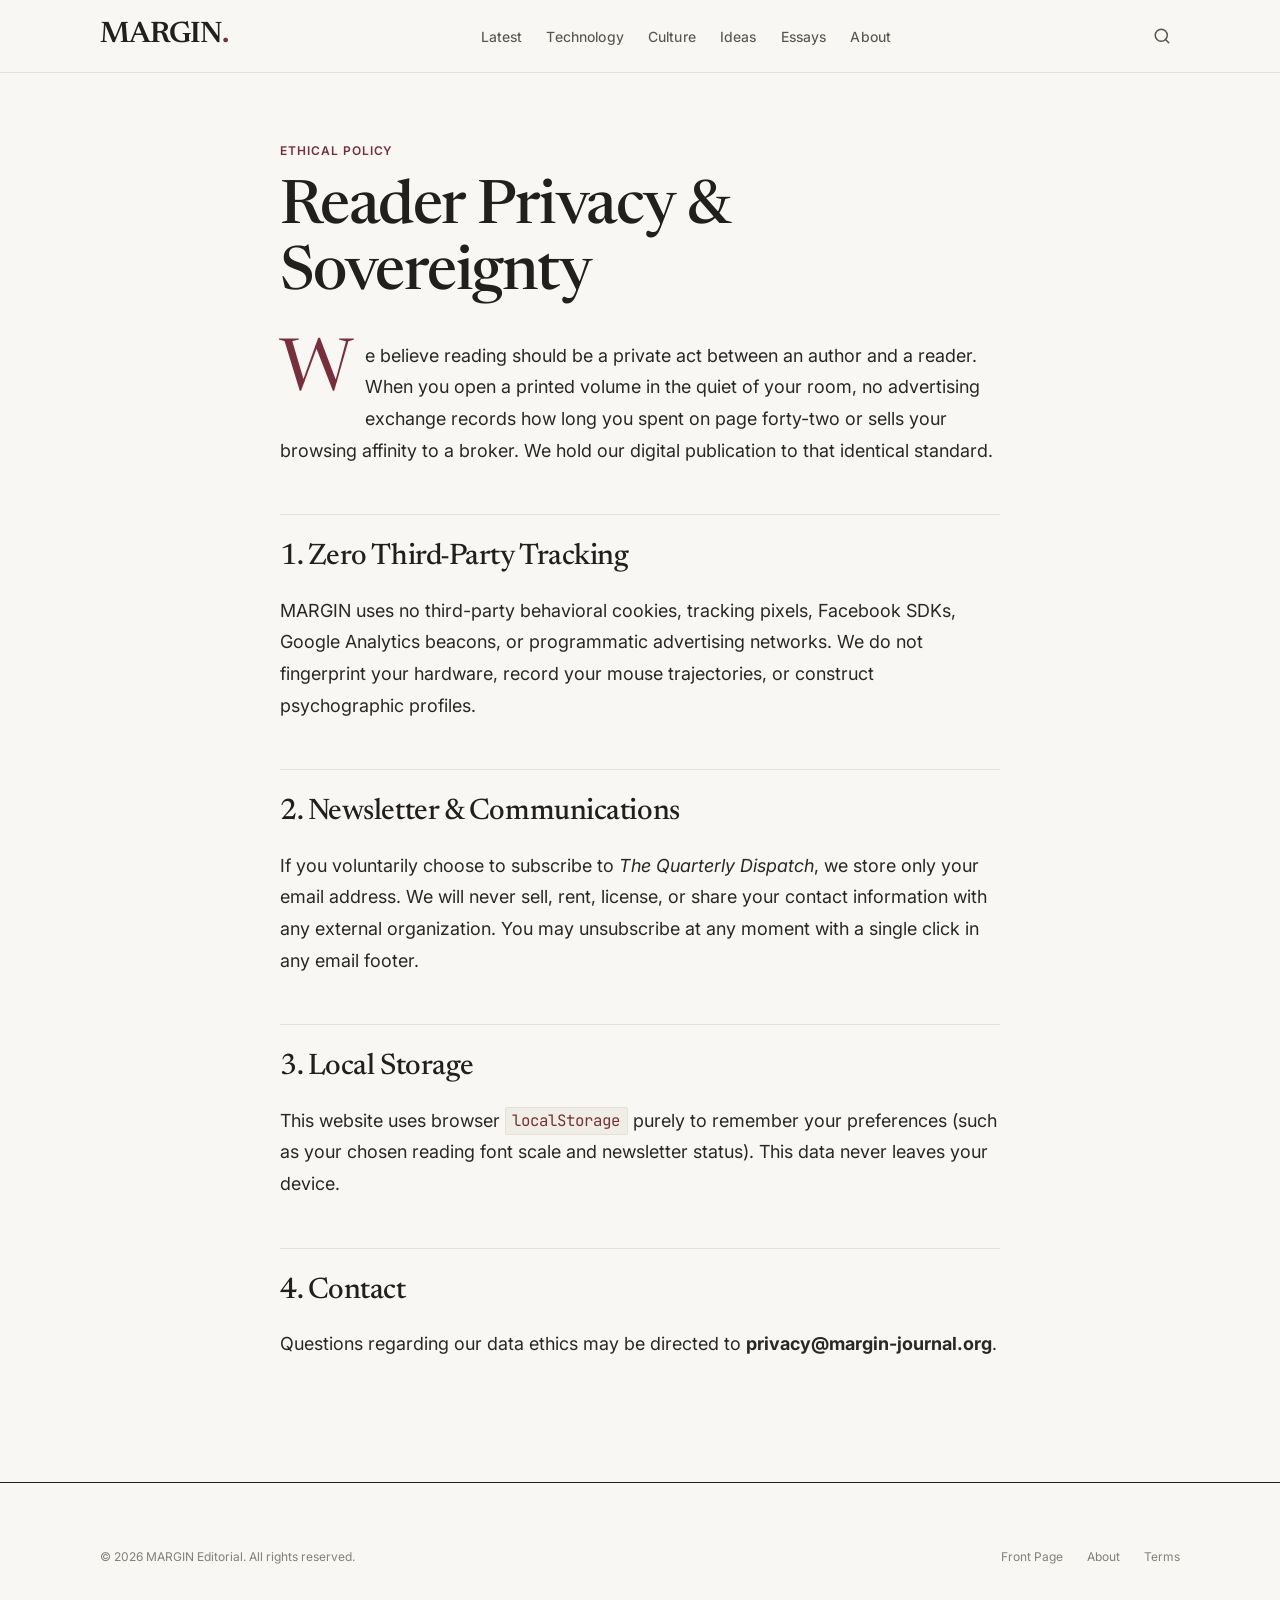
<file: privacy.html>
<!DOCTYPE html>
<html lang="en">
<head>
  <meta charset="UTF-8">
  <meta name="viewport" content="width=device-width, initial-scale=1.0">
  <title>Privacy Statement — MARGIN</title>
  <meta name="description" content="MARGIN's commitment to reader privacy and freedom from surveillance capitalism.">
  <link rel="icon" href="data:image/svg+xml,<svg xmlns='http://www.w3.org/2000/svg' viewBox='0 0 100 100'><text y='.9em' font-size='90' font-family='serif'>M</text></svg>">
  <link rel="stylesheet" href="css/style.css">
</head>
<body>

  <!-- Sticky Site Header -->
  <header class="site-header" id="mainHeader">
    <div class="site-container header-inner">
      <div class="site-brand">
        <a href="index.html" class="brand-wordmark" aria-label="MARGIN Homepage">
          MARGIN<span class="brand-period">.</span>
        </a>
      </div>

      <nav class="primary-nav" aria-label="Primary Editorial Navigation">
        <ul class="nav-list">
          <li><a href="index.html" class="nav-link">Latest</a></li>
          <li><a href="category.html?cat=technology" class="nav-link">Technology</a></li>
          <li><a href="category.html?cat=culture" class="nav-link">Culture</a></li>
          <li><a href="category.html?cat=ideas" class="nav-link">Ideas</a></li>
          <li><a href="category.html?cat=essays" class="nav-link">Essays</a></li>
          <li><a href="about.html" class="nav-link">About</a></li>
        </ul>
      </nav>

      <div class="header-actions">
        <button class="btn-icon" data-search-trigger aria-label="Search articles">
          <svg width="18" height="18" viewBox="0 0 24 24" fill="none" stroke="currentColor" stroke-width="2" stroke-linecap="round" stroke-linejoin="round">
            <circle cx="11" cy="11" r="8"></circle>
            <line x1="21" y1="21" x2="16.65" y2="16.65"></line>
          </svg>
        </button>
        <button class="btn-icon btn-menu-toggle" aria-label="Open Mobile Menu">
          <svg width="22" height="22" viewBox="0 0 24 24" fill="none" stroke="currentColor" stroke-width="2" stroke-linecap="round" stroke-linejoin="round">
            <line x1="3" y1="12" x2="21" y2="12"></line>
            <line x1="3" y1="6" x2="21" y2="6"></line>
            <line x1="3" y1="18" x2="21" y2="18"></line>
          </svg>
        </button>
      </div>
    </div>
  </header>

  <main class="main-content">
    <article class="site-container-reading" style="padding: 4rem 1.25rem 6rem;">
      <div class="story-meta-pill">Ethical Policy</div>
      <h1 class="article-title" style="margin-bottom: 2rem;">Reader Privacy & Sovereignty</h1>

      <div class="article-body-content">
        <p class="drop-cap">
          We believe reading should be a private act between an author and a reader. When you open a printed volume in the quiet of your room, no advertising exchange records how long you spent on page forty-two or sells your browsing affinity to a broker. We hold our digital publication to that identical standard.
        </p>

        <h2>1. Zero Third-Party Tracking</h2>
        <p>
          MARGIN uses no third-party behavioral cookies, tracking pixels, Facebook SDKs, Google Analytics beacons, or programmatic advertising networks. We do not fingerprint your hardware, record your mouse trajectories, or construct psychographic profiles.
        </p>

        <h2>2. Newsletter & Communications</h2>
        <p>
          If you voluntarily choose to subscribe to <em>The Quarterly Dispatch</em>, we store only your email address. We will never sell, rent, license, or share your contact information with any external organization. You may unsubscribe at any moment with a single click in any email footer.
        </p>

        <h2>3. Local Storage</h2>
        <p>
          This website uses browser <code>localStorage</code> purely to remember your preferences (such as your chosen reading font scale and newsletter status). This data never leaves your device.
        </p>

        <h2>4. Contact</h2>
        <p>
          Questions regarding our data ethics may be directed to <strong>privacy@margin-journal.org</strong>.
        </p>
      </div>
    </article>
  </main>

  <!-- Global Footer -->
  <footer class="site-footer">
    <div class="site-container">
      <div class="footer-bottom-bar" style="border-top: none; padding-top: 0;">
        <div>&copy; 2026 MARGIN Editorial. All rights reserved.</div>
        <div class="footer-bottom-links">
          <a href="index.html">Front Page</a>
          <a href="about.html">About</a>
          <a href="terms.html">Terms</a>
        </div>
      </div>
    </div>
  </footer>

  <script type="module" src="js/main.js"></script>
</body>
</html>
</file>
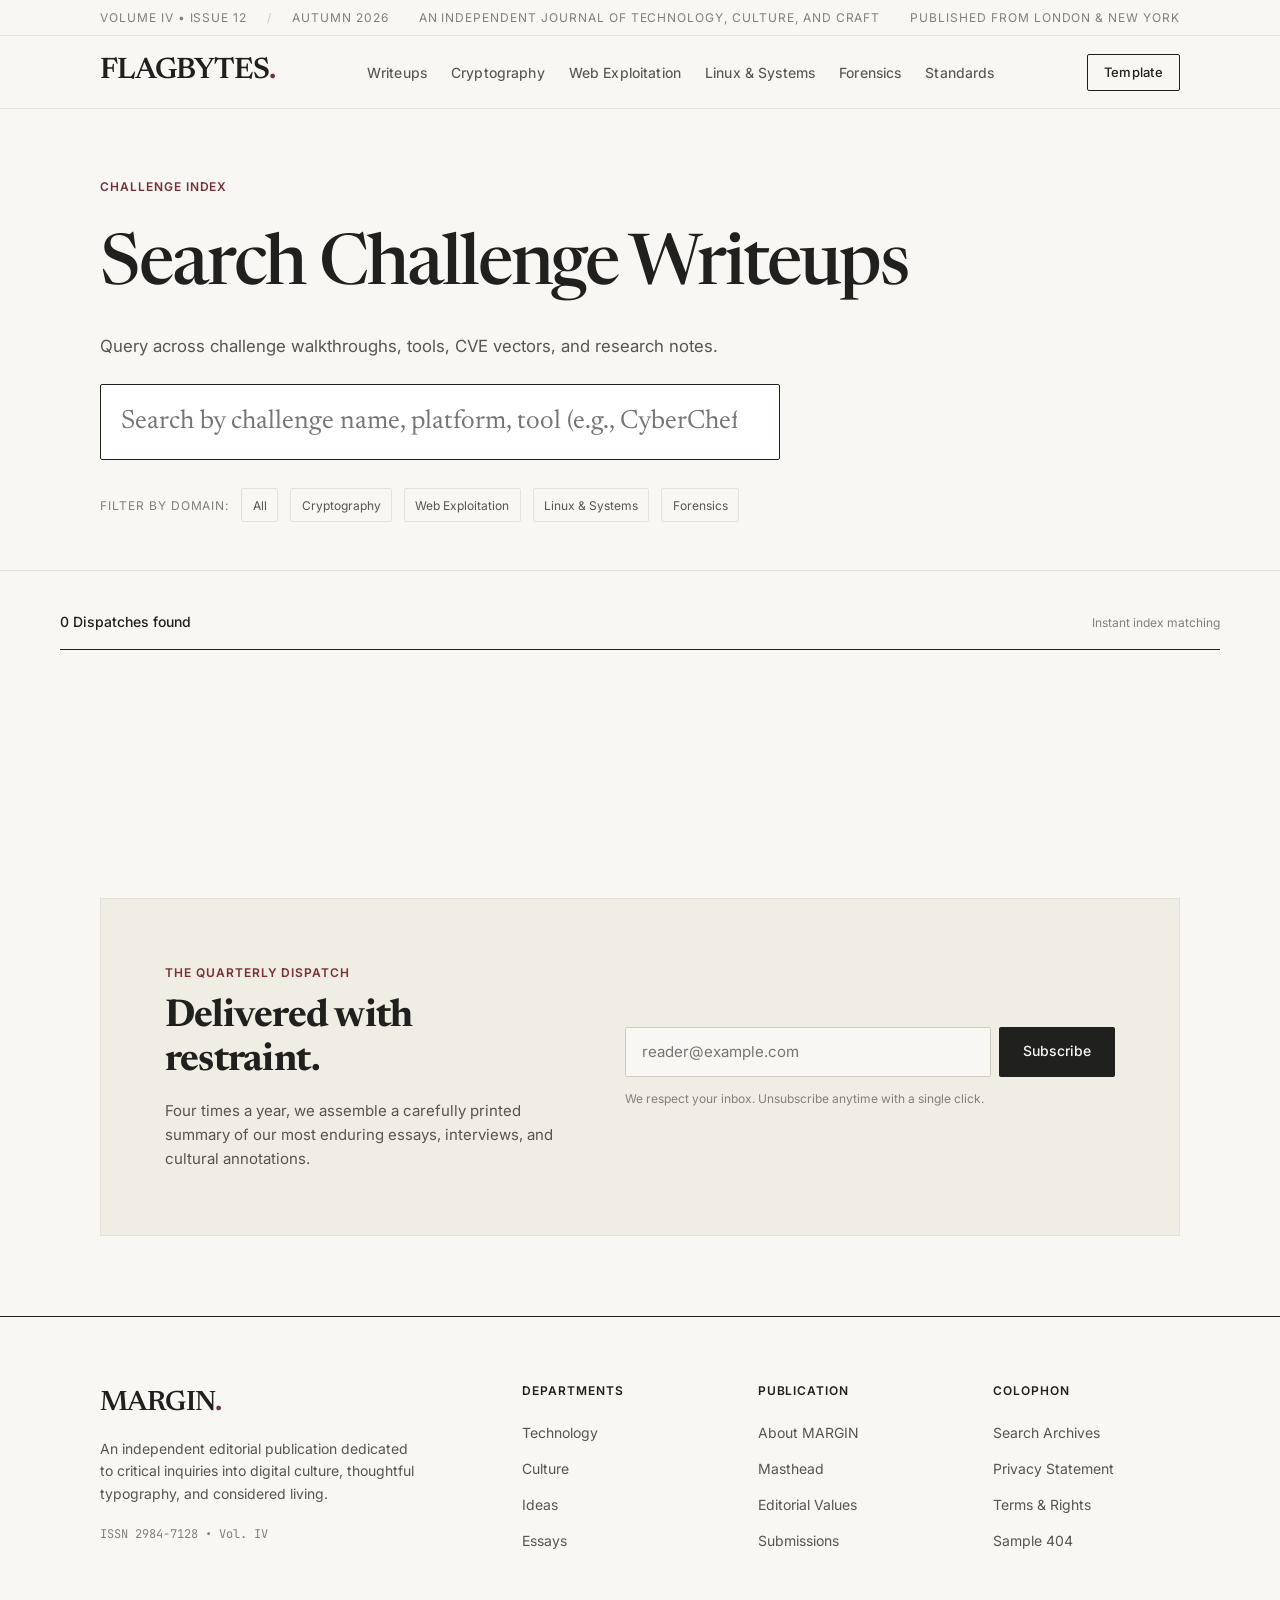
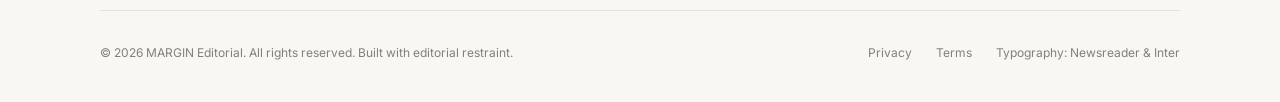
<file: search.html>
<!DOCTYPE html>
<html lang="en">
<head>
  <meta charset="UTF-8">
  <meta name="viewport" content="width=device-width, initial-scale=1.0">
  <title>Search Dispatches — MARGIN</title>
  <meta name="description" content="Search across the complete MARGIN archive of essays, analyses, and cultural dispatches.">
  <link rel="icon" href="data:image/svg+xml,<svg xmlns='http://www.w3.org/2000/svg' viewBox='0 0 100 100'><text y='.9em' font-size='90' font-family='serif'>M</text></svg>">
  <link rel="stylesheet" href="css/style.css">
</head>
<body>

  <!-- Top Masthead Meta Bar -->
  <aside class="top-meta-bar" aria-label="Publication Metadata">
    <div class="site-container top-meta-inner">
      <div class="top-meta-left">
        <span>Volume IV &bull; Issue 12</span>
        <span class="meta-divider">/</span>
        <span>Autumn 2026</span>
      </div>
      <div class="top-meta-center">
        <span>An Independent Journal of Technology, Culture, and Craft</span>
      </div>
      <div class="top-meta-right">
        <span>Published from London & New York</span>
      </div>
    </div>
  </aside>

  <!-- Sticky Site Header -->
  <header class="site-header" id="mainHeader">
    <div class="site-container header-inner">
      <div class="site-brand">
        <a href="index.html" class="brand-wordmark" aria-label="FlagBytes Homepage">
          FLAGBYTES<span class="brand-period">.</span>
        </a>
      </div>

      <nav class="primary-nav" aria-label="Primary Editorial Navigation">
        <ul class="nav-list">
          <li><a href="index.html" class="nav-link">Writeups</a></li>
          <li><a href="category.html?cat=cryptography" class="nav-link">Cryptography</a></li>
          <li><a href="category.html?cat=web-exploitation" class="nav-link">Web Exploitation</a></li>
          <li><a href="category.html?cat=linux-internals" class="nav-link">Linux &amp; Systems</a></li>
          <li><a href="category.html?cat=forensics" class="nav-link">Forensics</a></li>
          <li><a href="about.html" class="nav-link">Standards</a></li>
        </ul>
      </nav>

      <div class="header-actions">
        <a href="about.html#template" class="btn-subscribe-pill">Template</a>

        <button class="btn-icon btn-menu-toggle" aria-label="Open Mobile Menu">
          <svg width="22" height="22" viewBox="0 0 24 24" fill="none" stroke="currentColor" stroke-width="2" stroke-linecap="round" stroke-linejoin="round">
            <line x1="3" y1="12" x2="21" y2="12"></line>
            <line x1="3" y1="6" x2="21" y2="6"></line>
            <line x1="3" y1="18" x2="21" y2="18"></line>
          </svg>
        </button>
      </div>
    </div>
  </header>

  <!-- Mobile Drawer Menu -->
  <div class="mobile-drawer-overlay" id="mobileOverlay" aria-hidden="true"></div>
  <aside class="mobile-drawer" id="mobileDrawer">
    <div>
      <div class="drawer-header">
        <span class="brand-wordmark" style="font-size: 1.5rem;">FLAGBYTES<span class="brand-period">.</span></span>
        <button class="btn-icon" id="closeDrawerBtn" aria-label="Close Mobile Navigation">
          <svg width="22" height="22" viewBox="0 0 24 24" fill="none" stroke="currentColor" stroke-width="2" stroke-linecap="round" stroke-linejoin="round">
            <line x1="18" y1="6" x2="6" y2="18"></line>
            <line x1="6" y1="6" x2="18" y2="18"></line>
          </svg>
        </button>
      </div>
      <nav>
        <ul class="drawer-nav-list">
          <li><a href="index.html" class="drawer-nav-link">All Writeups</a></li>
          <li><a href="category.html?cat=cryptography" class="drawer-nav-link">Cryptography &amp; Encodings</a></li>
          <li><a href="category.html?cat=web-exploitation" class="drawer-nav-link">Web Exploitation</a></li>
          <li><a href="category.html?cat=linux-internals" class="drawer-nav-link">Linux &amp; Systems</a></li>
          <li><a href="category.html?cat=forensics" class="drawer-nav-link">Forensics &amp; Traffic</a></li>
          <li><a href="about.html" class="drawer-nav-link">Writeup Standards</a></li>
          <li><a href="search.html" class="drawer-nav-link">Search Challenges</a></li>
        </ul>
      </nav>
    </div>
    <div class="drawer-footer">
      <p style="font-size: 0.8125rem; color: var(--text-muted); line-height: 1.5;">
        A personal technical notebook tracking CTF challenge solutions and vulnerability writeups. Maintained by Seplestr.
      </p>
    </div>
  </aside>

  <!-- Main Search Container -->
  <main class="main-content" id="mainContent">

    <section class="search-page-hero">
      <div class="site-container">
        <div class="story-meta-pill">Challenge Index</div>
        <h1 class="category-main-title" style="margin-bottom: 0.5rem;">Search Challenge Writeups</h1>
        <p style="font-size: 1.05rem; color: var(--text-secondary); max-width: 60ch;">
          Query across challenge walkthroughs, tools, CVE vectors, and research notes.
        </p>

        <div class="search-page-input-wrap">
          <label for="searchPageInput" class="sr-only">Search archive</label>
          <input type="search" id="searchPageInput" class="search-page-input" placeholder="Search by challenge name, platform, tool (e.g., CyberChef, Wireshark, SSTI)..." autocomplete="off">
        </div>

        <!-- Filter Tags -->
        <div style="display: flex; gap: 0.75rem; margin-top: 1.75rem; flex-wrap: wrap; align-items: center;">
          <span style="font-size: 0.75rem; text-transform: uppercase; letter-spacing: 0.08em; color: var(--text-muted);">Filter by Domain:</span>
          <button class="tool-btn is-active" data-cat-filter="all">All</button>
          <button class="tool-btn" data-cat-filter="cryptography">Cryptography</button>
          <button class="tool-btn" data-cat-filter="web-exploitation">Web Exploitation</button>
          <button class="tool-btn" data-cat-filter="linux-internals">Linux &amp; Systems</button>
          <button class="tool-btn" data-cat-filter="forensics">Forensics</button>
        </div>
      </div>
    </section>

    <!-- Search Results Section -->
    <section class="site-container" style="padding: 2.5rem 0 5rem;">
      <div style="padding-bottom: 1rem; border-bottom: 1px solid var(--border-dark); margin-bottom: 1.5rem; display: flex; justify-content: space-between; align-items: baseline;">
        <span id="searchResultsCount" style="font-size: 0.875rem; font-weight: 500; color: var(--text-primary);">0 Dispatches found</span>
        <span style="font-size: 0.75rem; color: var(--text-muted);">Instant index matching</span>
      </div>

      <div id="searchResultsList" class="stories-feed-layout">
        <!-- Rendered by search.js -->
      </div>
    </section>

    <!-- Newsletter Dispatch Section -->
    <section class="newsletter-strip" id="newsletterSection" aria-labelledby="newsletterHeading">
      <div class="site-container">
        <div class="newsletter-box">
          <div>
            <div class="newsletter-label">The Quarterly Dispatch</div>
            <h2 id="newsletterHeading" class="newsletter-heading">Delivered with restraint.</h2>
            <p class="newsletter-desc">
              Four times a year, we assemble a carefully printed summary of our most enduring essays, interviews, and cultural annotations.
            </p>
          </div>

          <div>
            <form class="newsletter-form" id="searchNewsletterForm">
              <label for="newsletterEmailInputSearch" class="sr-only">Email address for subscription</label>
              <div class="input-row">
                <input type="email" id="newsletterEmailInputSearch" class="newsletter-input" placeholder="reader@example.com" required autocomplete="email" />
                <button type="submit" class="newsletter-btn">Subscribe</button>
              </div>
              <p class="newsletter-disclaimer">
                We respect your inbox. Unsubscribe anytime with a single click.
              </p>
            </form>
          </div>
        </div>
      </div>
    </section>

  </main>

  <!-- Global Footer -->
  <footer class="site-footer">
    <div class="site-container">
      <div class="footer-main-grid">
        <div class="footer-brand-col">
          <div class="footer-wordmark">MARGIN<span class="brand-period">.</span></div>
          <p class="footer-tagline">
            An independent editorial publication dedicated to critical inquiries into digital culture, thoughtful typography, and considered living.
          </p>
          <div class="footer-issn">ISSN 2984-7128 &bull; Vol. IV</div>
        </div>

        <div>
          <h3 class="footer-heading">Departments</h3>
          <ul class="footer-links-list">
            <li><a href="category.html?cat=technology" class="footer-link">Technology</a></li>
            <li><a href="category.html?cat=culture" class="footer-link">Culture</a></li>
            <li><a href="category.html?cat=ideas" class="footer-link">Ideas</a></li>
            <li><a href="category.html?cat=essays" class="footer-link">Essays</a></li>
          </ul>
        </div>

        <div>
          <h3 class="footer-heading">Publication</h3>
          <ul class="footer-links-list">
            <li><a href="about.html" class="footer-link">About MARGIN</a></li>
            <li><a href="about.html#masthead" class="footer-link">Masthead</a></li>
            <li><a href="about.html#principles" class="footer-link">Editorial Values</a></li>
            <li><a href="about.html#submissions" class="footer-link">Submissions</a></li>
          </ul>
        </div>

        <div>
          <h3 class="footer-heading">Colophon</h3>
          <ul class="footer-links-list">
            <li><a href="search.html" class="footer-link">Search Archives</a></li>
            <li><a href="privacy.html" class="footer-link">Privacy Statement</a></li>
            <li><a href="terms.html" class="footer-link">Terms & Rights</a></li>
            <li><a href="404.html" class="footer-link">Sample 404</a></li>
          </ul>
        </div>
      </div>

      <div class="footer-bottom-bar">
        <div>&copy; 2026 MARGIN Editorial. All rights reserved. Built with editorial restraint.</div>
        <div class="footer-bottom-links">
          <a href="privacy.html">Privacy</a>
          <a href="terms.html">Terms</a>
          <a href="about.html#colophon">Typography: Newsreader & Inter</a>
        </div>
      </div>
    </div>
  </footer>

  <script type="module" src="js/main.js"></script>
  <script type="module" src="js/search.js"></script>
</body>
</html>
</file>
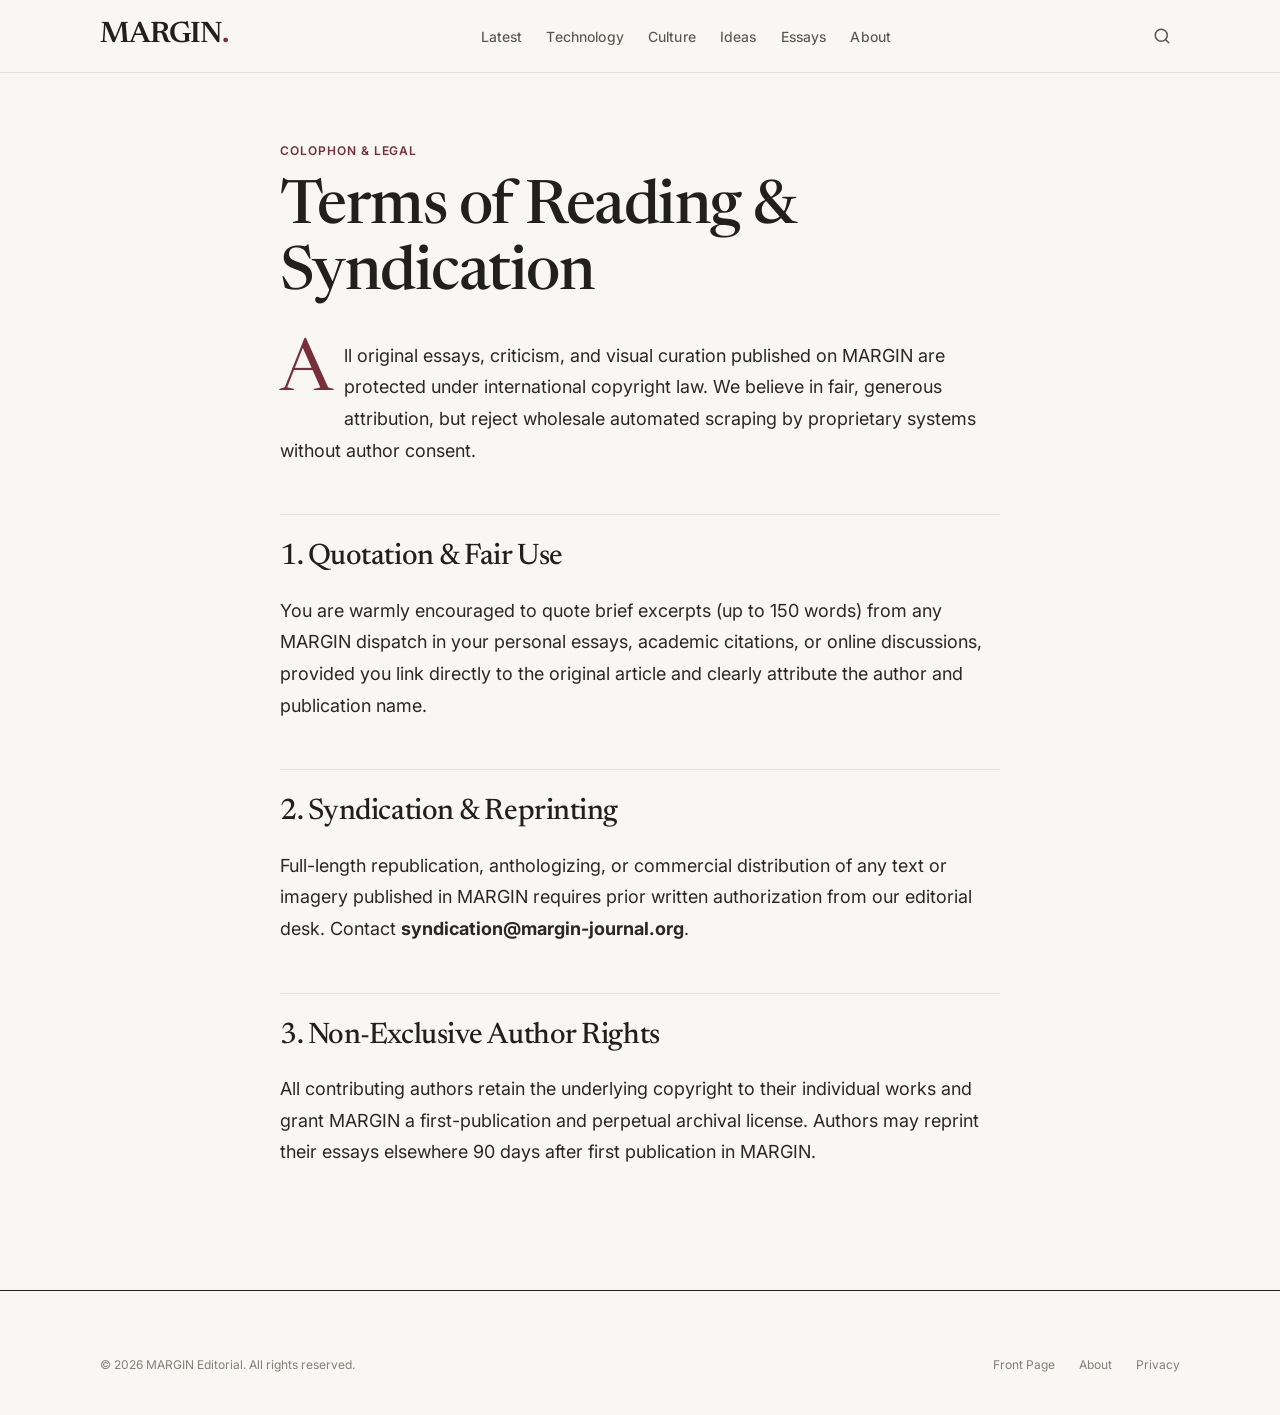
<file: terms.html>
<!DOCTYPE html>
<html lang="en">
<head>
  <meta charset="UTF-8">
  <meta name="viewport" content="width=device-width, initial-scale=1.0">
  <title>Terms & Copyright — MARGIN</title>
  <meta name="description" content="Editorial copyright, syndication terms, and reader agreement for MARGIN.">
  <link rel="icon" href="data:image/svg+xml,<svg xmlns='http://www.w3.org/2000/svg' viewBox='0 0 100 100'><text y='.9em' font-size='90' font-family='serif'>M</text></svg>">
  <link rel="stylesheet" href="css/style.css">
</head>
<body>

  <!-- Sticky Site Header -->
  <header class="site-header" id="mainHeader">
    <div class="site-container header-inner">
      <div class="site-brand">
        <a href="index.html" class="brand-wordmark" aria-label="MARGIN Homepage">
          MARGIN<span class="brand-period">.</span>
        </a>
      </div>

      <nav class="primary-nav" aria-label="Primary Editorial Navigation">
        <ul class="nav-list">
          <li><a href="index.html" class="nav-link">Latest</a></li>
          <li><a href="category.html?cat=technology" class="nav-link">Technology</a></li>
          <li><a href="category.html?cat=culture" class="nav-link">Culture</a></li>
          <li><a href="category.html?cat=ideas" class="nav-link">Ideas</a></li>
          <li><a href="category.html?cat=essays" class="nav-link">Essays</a></li>
          <li><a href="about.html" class="nav-link">About</a></li>
        </ul>
      </nav>

      <div class="header-actions">
        <button class="btn-icon" data-search-trigger aria-label="Search articles">
          <svg width="18" height="18" viewBox="0 0 24 24" fill="none" stroke="currentColor" stroke-width="2" stroke-linecap="round" stroke-linejoin="round">
            <circle cx="11" cy="11" r="8"></circle>
            <line x1="21" y1="21" x2="16.65" y2="16.65"></line>
          </svg>
        </button>
        <button class="btn-icon btn-menu-toggle" aria-label="Open Mobile Menu">
          <svg width="22" height="22" viewBox="0 0 24 24" fill="none" stroke="currentColor" stroke-width="2" stroke-linecap="round" stroke-linejoin="round">
            <line x1="3" y1="12" x2="21" y2="12"></line>
            <line x1="3" y1="6" x2="21" y2="6"></line>
            <line x1="3" y1="18" x2="21" y2="18"></line>
          </svg>
        </button>
      </div>
    </div>
  </header>

  <main class="main-content">
    <article class="site-container-reading" style="padding: 4rem 1.25rem 6rem;">
      <div class="story-meta-pill">Colophon & Legal</div>
      <h1 class="article-title" style="margin-bottom: 2rem;">Terms of Reading & Syndication</h1>

      <div class="article-body-content">
        <p class="drop-cap">
          All original essays, criticism, and visual curation published on MARGIN are protected under international copyright law. We believe in fair, generous attribution, but reject wholesale automated scraping by proprietary systems without author consent.
        </p>

        <h2>1. Quotation & Fair Use</h2>
        <p>
          You are warmly encouraged to quote brief excerpts (up to 150 words) from any MARGIN dispatch in your personal essays, academic citations, or online discussions, provided you link directly to the original article and clearly attribute the author and publication name.
        </p>

        <h2>2. Syndication & Reprinting</h2>
        <p>
          Full-length republication, anthologizing, or commercial distribution of any text or imagery published in MARGIN requires prior written authorization from our editorial desk. Contact <strong>syndication@margin-journal.org</strong>.
        </p>

        <h2>3. Non-Exclusive Author Rights</h2>
        <p>
          All contributing authors retain the underlying copyright to their individual works and grant MARGIN a first-publication and perpetual archival license. Authors may reprint their essays elsewhere 90 days after first publication in MARGIN.
        </p>
      </div>
    </article>
  </main>

  <footer class="site-footer">
    <div class="site-container">
      <div class="footer-bottom-bar" style="border-top: none; padding-top: 0;">
        <div>&copy; 2026 MARGIN Editorial. All rights reserved.</div>
        <div class="footer-bottom-links">
          <a href="index.html">Front Page</a>
          <a href="about.html">About</a>
          <a href="privacy.html">Privacy</a>
        </div>
      </div>
    </div>
  </footer>

  <script type="module" src="js/main.js"></script>
</body>
</html>
</file>
<file: css/style.css>
/* ==========================================================================
   FLAGBYTES — CTF & CYBERSECURITY EDITORIAL STYLESHEET
   Bespoke digital publication design for CTF writeups, vulnerability research,
   and technical security notes.
   ========================================================================== */

@import url('https://fonts.googleapis.com/css2?family=Newsreader:ital,opsz,wght@0,6..72,400;0,6..72,500;0,6..72,600;0,6..72,700;1,6..72,400;1,6..72,500;1,6..72,600&family=Inter:wght@300;400;450;500;600;700&family=JetBrains+Mono:wght@400;500;600&display=swap');

/* --- Root Design Tokens --- */
:root {
  /* Color Palette */
  --bg-primary: #F8F7F3;       /* Warm archival paper off-white */
  --bg-secondary: #F0EDE4;     /* Slightly deeper paper tone */
  --bg-surface: #FFFFFF;       /* Crisp white surface for contrast */
  --bg-translucent: rgba(248, 247, 243, 0.94);
  --bg-code: #1E1E1E;          /* Deep terminal slate for code blocks */

  --text-primary: #20201E;     /* Ink near-black */
  --text-secondary: #58554F;   /* Refined charcoal for subheads & excerpts */
  --text-muted: #828079;       /* Muted gray for dates and metadata */
  
  --border-subtle: #E4E1DA;    /* Hairline paper dividers */
  --border-medium: #D0CCC2;    /* Interactive border */
  --border-dark: #20201E;      /* Editorial strong rule */

  --accent: #762F3B;           /* Deep editorial oxblood / burgundy */
  --accent-hover: #562029;
  --accent-soft: rgba(118, 47, 59, 0.08);
  --accent-light: #F3EAEB;

  /* CTF Indicator Accents */
  --ctf-easy: #2E6F40;         /* Editorial forest green */
  --ctf-easy-bg: #EAF3EC;
  --ctf-medium: #A26815;       /* Editorial amber */
  --ctf-medium-bg: #F9F2E7;
  --ctf-hard: #8B252E;         /* Deep crimson */
  --ctf-hard-bg: #FAEBEC;

  /* Typography Scales */
  --font-serif: 'Newsreader', Georgia, 'Times New Roman', serif;
  --font-sans: 'Inter', -apple-system, BlinkMacSystemFont, 'Segoe UI', Roboto, sans-serif;
  --font-mono: 'JetBrains Mono', Consolas, Monaco, monospace;

  /* Layout Widths */
  --max-width-wide: 1280px;
  --max-width-site: 1160px;
  --max-width-narrow: 840px;
  --max-width-reading: 760px;
  --header-height: 72px;

  /* Transitions */
  --transition-fast: 160ms cubic-bezier(0.16, 1, 0.3, 1);
  --transition-medium: 260ms cubic-bezier(0.16, 1, 0.3, 1);
  --transition-slow: 400ms cubic-bezier(0.16, 1, 0.3, 1);
}

/* --- Base & Reset --- */
*, *::before, *::after {
  box-sizing: border-box;
  margin: 0;
  padding: 0;
}

html {
  font-size: 16px;
  scroll-behavior: smooth;
  background-color: var(--bg-primary);
  color: var(--text-primary);
  -webkit-text-size-adjust: 100%;
}

body {
  font-family: var(--font-sans);
  background-color: var(--bg-primary);
  color: var(--text-primary);
  line-height: 1.6;
  -webkit-font-smoothing: antialiased;
  -moz-osx-font-smoothing: grayscale;
  min-height: 100vh;
  display: flex;
  flex-direction: column;
  overflow-x: hidden;
}

img, picture, video, canvas, svg {
  display: block;
  max-width: 100%;
  height: auto;
}

input, button, textarea, select {
  font: inherit;
}

a {
  color: inherit;
  text-decoration: none;
  transition: color var(--transition-fast), border-color var(--transition-fast);
}

ul, ol {
  list-style: none;
}

:focus-visible {
  outline: 2px solid var(--accent);
  outline-offset: 3px;
}

.sr-only {
  position: absolute;
  width: 1px;
  height: 1px;
  padding: 0;
  margin: -1px;
  overflow: hidden;
  clip: rect(0, 0, 0, 0);
  white-space: nowrap;
  border-width: 0;
}

/* --- Layout Containers --- */
.site-container {
  width: 100%;
  max-width: var(--max-width-site);
  margin-left: auto;
  margin-right: auto;
  padding-left: clamp(1.25rem, 4vw, 2.5rem);
  padding-right: clamp(1.25rem, 4vw, 2.5rem);
}

.site-container-reading {
  width: 100%;
  max-width: var(--max-width-reading);
  margin-left: auto;
  margin-right: auto;
  padding-left: 1.25rem;
  padding-right: 1.25rem;
}

.main-content {
  flex: 1 0 auto;
}

/* --- Top Masthead Meta Bar --- */
.top-meta-bar {
  border-bottom: 1px solid var(--border-subtle);
  font-size: 0.75rem;
  color: var(--text-muted);
  text-transform: uppercase;
  letter-spacing: 0.08em;
  padding: 0.5rem 0;
}

.top-meta-inner {
  display: flex;
  align-items: center;
  justify-content: space-between;
}

.top-meta-left, .top-meta-center, .top-meta-right {
  display: flex;
  align-items: center;
  gap: 1.25rem;
}

.meta-divider {
  color: var(--border-medium);
}

/* --- Site Header --- */
.site-header {
  position: sticky;
  top: 0;
  z-index: 100;
  background-color: var(--bg-translucent);
  backdrop-filter: blur(8px);
  -webkit-backdrop-filter: blur(8px);
  border-bottom: 1px solid var(--border-subtle);
  transition: box-shadow var(--transition-medium);
}

.site-header.is-scrolled {
  box-shadow: 0 2px 12px rgba(32, 32, 30, 0.04);
}

.header-inner {
  height: var(--header-height);
  display: grid;
  grid-template-columns: auto 1fr auto;
  align-items: center;
  gap: 2rem;
}

/* Brand Wordmark */
.site-brand {
  display: flex;
  align-items: baseline;
  gap: 0.4rem;
}

.brand-wordmark {
  font-family: var(--font-serif);
  font-size: 1.85rem;
  font-weight: 600;
  letter-spacing: -0.035em;
  color: var(--text-primary);
  line-height: 1;
  text-transform: uppercase;
}

.brand-period {
  color: var(--accent);
  font-size: 1.9rem;
  line-height: 0;
}

.brand-sublabel {
  font-family: var(--font-mono);
  font-size: 0.7rem;
  color: var(--text-muted);
  letter-spacing: 0.04em;
  margin-left: 0.35rem;
}

/* Primary Navigation */
.primary-nav {
  display: flex;
  align-items: center;
  justify-content: center;
}

.nav-list {
  display: flex;
  align-items: center;
  gap: 1.5rem;
}

.nav-link {
  font-size: 0.875rem;
  font-weight: 450;
  color: var(--text-secondary);
  position: relative;
  padding: 0.35rem 0;
  letter-spacing: 0.01em;
}

.nav-link:hover, .nav-link.is-active {
  color: var(--text-primary);
}

.nav-link::after {
  content: '';
  position: absolute;
  bottom: 0;
  left: 0;
  width: 0%;
  height: 1px;
  background-color: var(--accent);
  transition: width var(--transition-fast);
}

.nav-link:hover::after, .nav-link.is-active::after {
  width: 100%;
}

/* Header Actions */
.header-actions {
  display: flex;
  align-items: center;
  gap: 1rem;
}

.btn-icon {
  background: none;
  border: 1px solid transparent;
  color: var(--text-secondary);
  cursor: pointer;
  padding: 0.5rem;
  display: inline-flex;
  align-items: center;
  justify-content: center;
  border-radius: 2px;
  transition: color var(--transition-fast), border-color var(--transition-fast);
}

.btn-icon:hover {
  color: var(--text-primary);
  border-color: var(--border-subtle);
}

.btn-subscribe-pill {
  font-size: 0.8125rem;
  font-weight: 500;
  letter-spacing: 0.02em;
  padding: 0.45rem 1rem;
  border: 1px solid var(--text-primary);
  color: var(--text-primary);
  background-color: transparent;
  cursor: pointer;
  border-radius: 2px;
  transition: all var(--transition-fast);
}

.btn-subscribe-pill:hover {
  background-color: var(--text-primary);
  color: var(--bg-primary);
}

.btn-menu-toggle {
  display: none;
}

/* --- Reading Progress Bar --- */
.reading-progress-container {
  position: absolute;
  bottom: -1px;
  left: 0;
  width: 100%;
  height: 2px;
  background-color: transparent;
  z-index: 101;
}

.reading-progress-bar {
  height: 100%;
  width: 0%;
  background-color: var(--accent);
  transition: width 80ms linear;
}

/* --- Mobile Drawer --- */
.mobile-drawer-overlay {
  position: fixed;
  inset: 0;
  background-color: rgba(32, 32, 30, 0.4);
  backdrop-filter: blur(4px);
  z-index: 199;
  opacity: 0;
  visibility: hidden;
  transition: opacity var(--transition-medium), visibility var(--transition-medium);
}

.mobile-drawer-overlay.is-open {
  opacity: 1;
  visibility: visible;
}

.mobile-drawer {
  position: fixed;
  top: 0;
  right: 0;
  bottom: 0;
  width: min(85vw, 360px);
  background-color: var(--bg-primary);
  z-index: 200;
  padding: 2rem;
  transform: translateX(100%);
  transition: transform var(--transition-medium);
  display: flex;
  flex-direction: column;
  justify-content: space-between;
  border-left: 1px solid var(--border-subtle);
  overflow-y: auto;
}

.mobile-drawer.is-open {
  transform: translateX(0);
}

.drawer-header {
  display: flex;
  align-items: center;
  justify-content: space-between;
  margin-bottom: 2rem;
  padding-bottom: 1rem;
  border-bottom: 1px solid var(--border-subtle);
}

.drawer-nav-list {
  display: flex;
  flex-direction: column;
  gap: 1.25rem;
}

.drawer-nav-link {
  font-family: var(--font-serif);
  font-size: 1.625rem;
  color: var(--text-primary);
  display: block;
}

.drawer-nav-link:hover {
  color: var(--accent);
}

/* --- Editorial CTF Meta & Badges --- */
.badge-diff {
  display: inline-flex;
  align-items: center;
  padding: 0.2rem 0.55rem;
  font-size: 0.72rem;
  font-weight: 600;
  text-transform: uppercase;
  letter-spacing: 0.05em;
  border-radius: 2px;
}

.badge-easy {
  color: var(--ctf-easy);
  background-color: var(--ctf-easy-bg);
  border: 1px solid #C5E0CB;
}

.badge-medium {
  color: var(--ctf-medium);
  background-color: var(--ctf-medium-bg);
  border: 1px solid #E9D5B8;
}

.badge-hard {
  color: var(--ctf-hard);
  background-color: var(--ctf-hard-bg);
  border: 1px solid #EAC8CB;
}

.meta-grid-box {
  display: grid;
  grid-template-columns: repeat(4, 1fr);
  gap: 1rem;
  background-color: var(--bg-secondary);
  border: 1px solid var(--border-subtle);
  padding: 1.25rem 1.5rem;
  margin: 1.75rem 0 2.25rem;
}

.meta-grid-item {
  display: flex;
  flex-direction: column;
  gap: 0.25rem;
}

.meta-grid-label {
  font-size: 0.7rem;
  text-transform: uppercase;
  letter-spacing: 0.08em;
  color: var(--text-muted);
}

.meta-grid-value {
  font-size: 0.9375rem;
  font-weight: 500;
  color: var(--text-primary);
}

/* --- Click to Reveal Flag Box --- */
.flag-container {
  background-color: #1A1A18;
  color: #F8F7F3;
  border: 1px solid #333330;
  padding: 1.25rem 1.5rem;
  margin: 2.5rem 0;
  border-radius: 2px;
}

.flag-header {
  display: flex;
  align-items: center;
  justify-content: space-between;
  margin-bottom: 0.75rem;
  font-family: var(--font-mono);
  font-size: 0.75rem;
  color: #A09E96;
  text-transform: uppercase;
  letter-spacing: 0.06em;
}

.flag-inner-row {
  display: flex;
  align-items: center;
  justify-content: space-between;
  gap: 1rem;
}

.flag-secret-val {
  font-family: var(--font-mono);
  font-size: 1.05rem;
  letter-spacing: 0.02em;
  color: #52E088;
  filter: blur(6px);
  user-select: none;
  cursor: pointer;
  transition: filter var(--transition-medium);
  padding: 0.2rem 0.5rem;
  border-radius: 2px;
  background-color: rgba(255,255,255,0.05);
}

.flag-secret-val.is-revealed {
  filter: blur(0px);
  user-select: text;
}

.flag-action-btn {
  background: transparent;
  border: 1px solid #555550;
  color: #E0DDD5;
  font-family: var(--font-mono);
  font-size: 0.75rem;
  padding: 0.35rem 0.75rem;
  cursor: pointer;
  border-radius: 2px;
  transition: all var(--transition-fast);
}

.flag-action-btn:hover {
  background-color: #333330;
  border-color: #888880;
  color: #FFFFFF;
}

/* --- Code Blocks with Syntax Styling --- */
pre, code {
  font-family: var(--font-mono);
}

code {
  font-size: 0.875em;
  background-color: var(--bg-secondary);
  color: var(--accent);
  padding: 0.15em 0.4em;
  border-radius: 2px;
  border: 1px solid var(--border-subtle);
}

pre {
  background-color: #181816;
  color: #E8E6DF;
  padding: 1.25rem 1.5rem;
  border-radius: 2px;
  overflow-x: auto;
  margin: 1.75rem 0;
  border: 1px solid #30302D;
  font-size: 0.875rem;
  line-height: 1.6;
}

pre code {
  background: none;
  color: inherit;
  padding: 0;
  border: none;
  font-size: 1em;
}

/* --- Editorial Intro Strip --- */
.editorial-intro-strip {
  padding: 2.5rem 0 1.5rem;
  border-bottom: 1px solid var(--border-subtle);
}

.editorial-intro-grid {
  display: grid;
  grid-template-columns: 200px 1fr auto;
  gap: 2rem;
  align-items: baseline;
}

.intro-issue-tag {
  font-size: 0.75rem;
  text-transform: uppercase;
  letter-spacing: 0.08em;
  color: var(--accent);
  font-weight: 600;
}

.intro-mission-text {
  font-family: var(--font-serif);
  font-size: clamp(1.125rem, 1.8vw, 1.35rem);
  line-height: 1.45;
  color: var(--text-primary);
  max-width: 68ch;
  font-style: italic;
}

.intro-curator-note {
  font-size: 0.8125rem;
  color: var(--text-muted);
  text-align: right;
  line-height: 1.4;
}

/* --- Featured Lead Story (Asymmetric) --- */
.featured-story-section {
  padding: 3.5rem 0;
  border-bottom: 1px solid var(--border-subtle);
}

.featured-story-grid {
  display: grid;
  grid-template-columns: 1fr 1.15fr;
  gap: clamp(2rem, 5vw, 4.5rem);
  align-items: center;
}

.story-meta-pill {
  display: inline-flex;
  align-items: center;
  gap: 0.5rem;
  font-size: 0.75rem;
  font-weight: 600;
  text-transform: uppercase;
  letter-spacing: 0.08em;
  color: var(--accent);
  margin-bottom: 1rem;
}

.featured-story-title {
  font-family: var(--font-serif);
  font-size: clamp(2.25rem, 4.2vw, 3.5rem);
  font-weight: 500;
  line-height: 1.08;
  letter-spacing: -0.025em;
  margin-bottom: 1.25rem;
  color: var(--text-primary);
}

.featured-story-title a:hover {
  color: var(--accent);
}

.featured-story-excerpt {
  font-size: clamp(1rem, 1.3vw, 1.125rem);
  line-height: 1.65;
  color: var(--text-secondary);
  margin-bottom: 1.75rem;
}

.story-byline-bar {
  display: flex;
  align-items: center;
  gap: 0.85rem;
  font-size: 0.8125rem;
  color: var(--text-muted);
}

.author-avatar-small {
  width: 32px;
  height: 32px;
  border-radius: 50%;
  object-fit: cover;
  border: 1px solid var(--border-subtle);
}

.byline-author {
  font-weight: 500;
  color: var(--text-primary);
}

.byline-dot {
  color: var(--border-medium);
}

.featured-image-wrapper {
  position: relative;
  overflow: hidden;
  background-color: var(--bg-secondary);
  aspect-ratio: 16 / 10;
  border: 1px solid var(--border-subtle);
}

.featured-image {
  width: 100%;
  height: 100%;
  object-fit: cover;
  transition: transform var(--transition-slow);
}

.featured-image-wrapper:hover .featured-image {
  transform: scale(1.02);
}

/* --- Section Title Headers --- */
.section-header-row {
  display: flex;
  align-items: baseline;
  justify-content: space-between;
  padding: 3rem 0 1.5rem;
  border-bottom: 2px solid var(--border-dark);
  margin-bottom: 2rem;
}

.section-title {
  font-family: var(--font-serif);
  font-size: 1.625rem;
  font-weight: 500;
  letter-spacing: -0.02em;
  color: var(--text-primary);
  display: flex;
  align-items: center;
  gap: 0.75rem;
}

.section-counter {
  font-family: var(--font-sans);
  font-size: 0.75rem;
  font-weight: 600;
  letter-spacing: 0.04em;
  color: var(--accent);
}

.section-action-link {
  font-size: 0.8125rem;
  font-weight: 500;
  color: var(--text-secondary);
  display: inline-flex;
  align-items: center;
  gap: 0.35rem;
}

.section-action-link:hover {
  color: var(--accent);
}

/* --- Latest Stories Rhythms --- */
.stories-feed-layout {
  display: flex;
  flex-direction: column;
  gap: 2.5rem;
  margin-bottom: 4rem;
}

.story-row-highlight {
  display: grid;
  grid-template-columns: 340px 1fr;
  gap: 2.25rem;
  padding-bottom: 2.5rem;
  border-bottom: 1px solid var(--border-subtle);
  align-items: center;
}

.story-thumb-wrapper {
  aspect-ratio: 16 / 10;
  overflow: hidden;
  background-color: var(--bg-secondary);
  border: 1px solid var(--border-subtle);
}

.story-thumb {
  width: 100%;
  height: 100%;
  object-fit: cover;
  transition: transform var(--transition-medium);
}

.story-thumb-wrapper:hover .story-thumb {
  transform: scale(1.03);
}

.story-row-title {
  font-family: var(--font-serif);
  font-size: 1.65rem;
  line-height: 1.2;
  font-weight: 500;
  margin-bottom: 0.75rem;
  letter-spacing: -0.02em;
}

.story-row-title a:hover {
  color: var(--accent);
}

.story-row-excerpt {
  font-size: 0.9375rem;
  line-height: 1.6;
  color: var(--text-secondary);
  margin-bottom: 1rem;
}

.stories-two-column-grid {
  display: grid;
  grid-template-columns: 1fr 1fr;
  gap: 3rem;
  padding-bottom: 2.5rem;
  border-bottom: 1px solid var(--border-subtle);
}

.story-compact-card {
  display: flex;
  flex-direction: column;
}

.story-compact-title {
  font-family: var(--font-serif);
  font-size: 1.4rem;
  line-height: 1.25;
  font-weight: 500;
  margin-bottom: 0.65rem;
  letter-spacing: -0.015em;
}

.story-compact-title a:hover {
  color: var(--accent);
}

.story-compact-excerpt {
  font-size: 0.875rem;
  line-height: 1.6;
  color: var(--text-secondary);
  margin-bottom: 1rem;
  flex-grow: 1;
}

/* --- Challenge Index Table (Clean Editorial Table) --- */
.ctf-index-table-wrap {
  overflow-x: auto;
  margin-bottom: 4rem;
  border: 1px solid var(--border-subtle);
  background-color: var(--bg-surface);
}

.ctf-index-table {
  width: 100%;
  border-collapse: collapse;
  text-align: left;
  font-size: 0.875rem;
}

.ctf-index-table th {
  background-color: var(--bg-secondary);
  padding: 0.85rem 1.25rem;
  font-family: var(--font-mono);
  font-size: 0.72rem;
  text-transform: uppercase;
  letter-spacing: 0.08em;
  color: var(--text-muted);
  border-bottom: 1px solid var(--border-medium);
}

.ctf-index-table td {
  padding: 1rem 1.25rem;
  border-bottom: 1px solid var(--border-subtle);
  vertical-align: middle;
}

.ctf-index-table tr:hover td {
  background-color: rgba(118, 47, 59, 0.02);
}

.ctf-challenge-name {
  font-family: var(--font-serif);
  font-size: 1.15rem;
  font-weight: 500;
  color: var(--text-primary);
}

.ctf-challenge-name a:hover {
  color: var(--accent);
}

/* --- Category Cards --- */
.category-cards-grid {
  display: grid;
  grid-template-columns: repeat(4, 1fr);
  gap: 1.5rem;
}

.category-card {
  padding: 1.5rem;
  background-color: var(--bg-primary);
  border: 1px solid var(--border-subtle);
  display: flex;
  flex-direction: column;
  transition: border-color var(--transition-fast), transform var(--transition-fast);
}

.category-card:hover {
  border-color: var(--border-dark);
  transform: translateY(-2px);
}

.category-card-name {
  font-family: var(--font-serif);
  font-size: 1.35rem;
  font-weight: 500;
  margin-bottom: 0.5rem;
}

.category-card-desc {
  font-size: 0.8125rem;
  line-height: 1.5;
  color: var(--text-secondary);
  margin-bottom: 1rem;
  flex-grow: 1;
}

.category-card-arrow {
  font-size: 0.75rem;
  font-weight: 600;
  letter-spacing: 0.05em;
  color: var(--accent);
}

/* --- Newsletter Dispatch --- */
.newsletter-strip {
  padding: 5rem 0;
  background-color: var(--bg-primary);
}

.newsletter-box {
  background-color: var(--bg-secondary);
  border: 1px solid var(--border-subtle);
  padding: clamp(2rem, 5vw, 4rem);
  display: grid;
  grid-template-columns: 1fr 1.2fr;
  gap: clamp(2rem, 4vw, 4rem);
  align-items: center;
}

.newsletter-label {
  font-size: 0.75rem;
  font-weight: 600;
  text-transform: uppercase;
  letter-spacing: 0.08em;
  color: var(--accent);
  margin-bottom: 0.75rem;
}

.newsletter-heading {
  font-family: var(--font-serif);
  font-size: clamp(1.85rem, 3vw, 2.5rem);
  line-height: 1.15;
  margin-bottom: 1rem;
  letter-spacing: -0.02em;
}

.newsletter-desc {
  font-size: 0.9375rem;
  line-height: 1.6;
  color: var(--text-secondary);
}

.newsletter-form {
  display: flex;
  flex-direction: column;
  gap: 0.75rem;
}

.input-row {
  display: flex;
  gap: 0.5rem;
}

.newsletter-input {
  flex: 1;
  background-color: var(--bg-primary);
  border: 1px solid var(--border-medium);
  padding: 0.75rem 1rem;
  font-size: 0.9375rem;
  color: var(--text-primary);
  border-radius: 2px;
  outline: none;
  transition: border-color var(--transition-fast);
}

.newsletter-input:focus {
  border-color: var(--text-primary);
}

.newsletter-btn {
  background-color: var(--text-primary);
  color: var(--bg-primary);
  border: none;
  padding: 0.75rem 1.5rem;
  font-size: 0.875rem;
  font-weight: 500;
  cursor: pointer;
  border-radius: 2px;
  white-space: nowrap;
  transition: background-color var(--transition-fast);
}

.newsletter-btn:hover {
  background-color: var(--accent);
}

.newsletter-disclaimer {
  font-size: 0.75rem;
  color: var(--text-muted);
}

.form-feedback {
  font-size: 0.8125rem;
  padding: 0.5rem 0.75rem;
  border-radius: 2px;
  display: none;
}

.form-feedback.is-success {
  display: block;
  background-color: #E8F0E9;
  color: #274D2E;
  border: 1px solid #C4D9C7;
}

.form-feedback.is-error {
  display: block;
  background-color: #F8E8EA;
  color: var(--accent);
  border: 1px solid #E5C3C8;
}

/* --- Footer --- */
.site-footer {
  background-color: var(--bg-primary);
  border-top: 1px solid var(--border-dark);
  padding: 4rem 0 2.5rem;
  margin-top: auto;
}

.footer-main-grid {
  display: grid;
  grid-template-columns: 2fr 1fr 1fr 1fr;
  gap: 3rem;
  margin-bottom: 3.5rem;
}

.footer-brand-col {
  max-width: 320px;
}

.footer-wordmark {
  font-family: var(--font-serif);
  font-size: 1.75rem;
  font-weight: 600;
  letter-spacing: -0.03em;
  margin-bottom: 0.75rem;
  text-transform: uppercase;
}

.footer-tagline {
  font-size: 0.875rem;
  color: var(--text-secondary);
  line-height: 1.6;
  margin-bottom: 1.25rem;
}

.footer-issn {
  font-family: var(--font-mono);
  font-size: 0.75rem;
  color: var(--text-muted);
}

.footer-heading {
  font-size: 0.75rem;
  font-weight: 600;
  text-transform: uppercase;
  letter-spacing: 0.08em;
  color: var(--text-primary);
  margin-bottom: 1.25rem;
}

.footer-links-list {
  display: flex;
  flex-direction: column;
  gap: 0.65rem;
}

.footer-link {
  font-size: 0.875rem;
  color: var(--text-secondary);
}

.footer-link:hover {
  color: var(--accent);
}

.footer-bottom-bar {
  display: flex;
  align-items: center;
  justify-content: space-between;
  padding-top: 2rem;
  border-top: 1px solid var(--border-subtle);
  font-size: 0.75rem;
  color: var(--text-muted);
}

.footer-bottom-links {
  display: flex;
  gap: 1.5rem;
}

/* --- Article Header & Long-Form Reading --- */
.article-header {
  padding: 4rem 0 2.5rem;
  border-bottom: 1px solid var(--border-subtle);
}

.article-header-container {
  max-width: 880px;
  margin-left: auto;
  margin-right: auto;
  text-align: left;
}

.article-kicker-row {
  display: flex;
  align-items: center;
  gap: 0.75rem;
  margin-bottom: 1.25rem;
}

.article-category-badge {
  font-size: 0.75rem;
  font-weight: 600;
  text-transform: uppercase;
  letter-spacing: 0.08em;
  color: var(--accent);
}

.article-title {
  font-family: var(--font-serif);
  font-size: clamp(2.4rem, 4.8vw, 3.8rem);
  font-weight: 500;
  line-height: 1.08;
  letter-spacing: -0.025em;
  margin-bottom: 1.25rem;
  color: var(--text-primary);
}

.article-subtitle {
  font-family: var(--font-serif);
  font-size: clamp(1.2rem, 2vw, 1.45rem);
  line-height: 1.45;
  color: var(--text-secondary);
  font-style: italic;
  margin-bottom: 2rem;
}

.article-byline-strip {
  display: flex;
  align-items: center;
  justify-content: space-between;
  padding-top: 1.5rem;
  border-top: 1px solid var(--border-subtle);
}

.article-author-info {
  display: flex;
  align-items: center;
  gap: 1rem;
}

.author-avatar-large {
  width: 48px;
  height: 48px;
  border-radius: 50%;
  object-fit: cover;
  border: 1px solid var(--border-subtle);
}

.author-name-text {
  font-weight: 500;
  font-size: 0.9375rem;
  color: var(--text-primary);
}

.author-role-text {
  font-size: 0.75rem;
  color: var(--text-muted);
}

.article-meta-badges {
  display: flex;
  align-items: center;
  gap: 1.25rem;
  font-size: 0.8125rem;
  color: var(--text-muted);
}

.reading-tools-bar {
  display: flex;
  align-items: center;
  gap: 0.5rem;
}

.tool-btn {
  background: none;
  border: 1px solid var(--border-subtle);
  padding: 0.4rem 0.65rem;
  font-size: 0.75rem;
  color: var(--text-secondary);
  cursor: pointer;
  border-radius: 2px;
  display: inline-flex;
  align-items: center;
  gap: 0.35rem;
  transition: all var(--transition-fast);
}

.tool-btn:hover {
  border-color: var(--text-primary);
  color: var(--text-primary);
}

.article-cover-section {
  padding: 2.5rem 0;
  max-width: 1040px;
  margin-left: auto;
  margin-right: auto;
}

.article-cover-frame {
  aspect-ratio: 16 / 9;
  overflow: hidden;
  background-color: var(--bg-secondary);
  border: 1px solid var(--border-subtle);
  margin-bottom: 0.75rem;
}

.article-cover-img {
  width: 100%;
  height: 100%;
  object-fit: cover;
}

.article-cover-caption {
  font-size: 0.8125rem;
  color: var(--text-muted);
  font-style: italic;
  text-align: center;
}

.article-reading-layout {
  display: grid;
  grid-template-columns: 240px minmax(0, var(--max-width-reading)) 1fr;
  gap: 3rem;
  padding: 3rem 0 5rem;
  max-width: var(--max-width-wide);
  margin-left: auto;
  margin-right: auto;
}

.article-toc-column {
  position: relative;
}

.sticky-toc-box {
  position: sticky;
  top: 100px;
  max-height: calc(100vh - 120px);
  overflow-y: auto;
  padding-right: 1.5rem;
  border-right: 1px solid var(--border-subtle);
}

.toc-heading {
  font-size: 0.75rem;
  font-weight: 600;
  text-transform: uppercase;
  letter-spacing: 0.08em;
  color: var(--accent);
  margin-bottom: 1rem;
}

.toc-nav-list {
  display: flex;
  flex-direction: column;
  gap: 0.75rem;
}

.toc-nav-link {
  font-size: 0.8125rem;
  color: var(--text-secondary);
  line-height: 1.4;
  padding-left: 0.5rem;
  border-left: 2px solid transparent;
  transition: all var(--transition-fast);
}

.toc-nav-link:hover {
  color: var(--text-primary);
}

.toc-nav-link.is-active {
  color: var(--accent);
  font-weight: 500;
  border-left-color: var(--accent);
}

.article-body-content {
  font-size: 1.125rem;
  line-height: 1.76;
  color: #282826;
}

.article-body-content p {
  margin-bottom: 1.65rem;
}

.article-body-content p.drop-cap::first-letter {
  font-family: var(--font-serif);
  float: left;
  font-size: 4.5rem;
  line-height: 0.82;
  padding-top: 4px;
  padding-right: 12px;
  padding-bottom: 4px;
  color: var(--accent);
  font-weight: 400;
}

.article-body-content h2 {
  font-family: var(--font-serif);
  font-size: 1.85rem;
  line-height: 1.25;
  font-weight: 500;
  letter-spacing: -0.015em;
  color: var(--text-primary);
  margin-top: 3rem;
  margin-bottom: 1.15rem;
  padding-top: 1.5rem;
  border-top: 1px solid var(--border-subtle);
}

.article-body-content h3 {
  font-family: var(--font-serif);
  font-size: 1.4rem;
  line-height: 1.3;
  margin-top: 2rem;
  margin-bottom: 0.75rem;
}

.article-body-content blockquote {
  font-family: var(--font-serif);
  font-size: 1.35rem;
  line-height: 1.45;
  color: var(--text-primary);
  font-style: italic;
  margin: 2.5rem 0;
  padding: 1rem 0 1rem 1.75rem;
  border-left: 3px solid var(--accent);
}

.article-body-content figure.article-media {
  margin: 2.5rem 0;
  background-color: var(--bg-secondary);
  border: 1px solid var(--border-subtle);
}

.article-body-content figure.article-media img {
  width: 100%;
  height: auto;
}

.article-body-content figure.article-media figcaption {
  font-size: 0.8125rem;
  color: var(--text-muted);
  padding: 0.75rem 1rem;
  font-style: italic;
  border-top: 1px solid var(--border-subtle);
  background-color: var(--bg-primary);
}

.article-body-content ol, .article-body-content ul {
  margin: 1.5rem 0;
  padding-left: 1.5rem;
}

.article-body-content ol {
  list-style: decimal;
}

.article-body-content ul {
  list-style: disc;
}

.article-body-content li {
  margin-bottom: 0.75rem;
  padding-left: 0.5rem;
}

.article-tags-strip {
  display: flex;
  flex-wrap: wrap;
  align-items: center;
  gap: 0.5rem;
  padding: 2rem 0;
  margin-top: 3rem;
  border-top: 1px solid var(--border-subtle);
}

.tag-pill {
  font-family: var(--font-mono);
  font-size: 0.75rem;
  background-color: var(--bg-secondary);
  color: var(--text-secondary);
  padding: 0.35rem 0.75rem;
  border-radius: 2px;
  border: 1px solid var(--border-subtle);
  transition: all var(--transition-fast);
}

.tag-pill:hover {
  border-color: var(--text-primary);
  color: var(--text-primary);
}

.author-signoff-card {
  background-color: var(--bg-secondary);
  border: 1px solid var(--border-subtle);
  padding: 2rem;
  margin: 3rem 0;
  display: grid;
  grid-template-columns: 80px 1fr;
  gap: 1.5rem;
  align-items: center;
}

.author-signoff-avatar {
  width: 80px;
  height: 80px;
  border-radius: 50%;
  object-fit: cover;
  border: 1px solid var(--border-medium);
}

.author-signoff-title {
  font-family: var(--font-serif);
  font-size: 1.25rem;
  margin-bottom: 0.25rem;
}

.author-signoff-bio {
  font-size: 0.875rem;
  line-height: 1.55;
  color: var(--text-secondary);
}

.related-stories-section {
  padding: 4rem 0;
  border-top: 2px solid var(--border-dark);
}

.related-grid {
  display: grid;
  grid-template-columns: repeat(3, 1fr);
  gap: 2rem;
}

.pick-card {
  display: flex;
  flex-direction: column;
}

.pick-image-wrapper {
  aspect-ratio: 16 / 10;
  overflow: hidden;
  margin-bottom: 1.25rem;
  background-color: var(--bg-secondary);
  border: 1px solid var(--border-subtle);
}

.pick-image {
  width: 100%;
  height: 100%;
  object-fit: cover;
  transition: transform var(--transition-medium);
}

.pick-card:hover .pick-image {
  transform: scale(1.03);
}

.pick-title {
  font-family: var(--font-serif);
  font-size: 1.3rem;
  line-height: 1.25;
  margin-bottom: 0.75rem;
}

.pick-title a:hover {
  color: var(--accent);
}

.pick-excerpt {
  font-size: 0.875rem;
  line-height: 1.6;
  color: var(--text-secondary);
  margin-bottom: 1rem;
}

/* Category Archive Hero */
.category-hero-header {
  padding: 4.5rem 0 3rem;
  border-bottom: 1px solid var(--border-dark);
}

.category-meta-lead {
  font-size: 0.75rem;
  font-weight: 600;
  text-transform: uppercase;
  letter-spacing: 0.08em;
  color: var(--accent);
  margin-bottom: 0.75rem;
}

.category-main-title {
  font-family: var(--font-serif);
  font-size: clamp(2.8rem, 5.5vw, 4.5rem);
  font-weight: 500;
  letter-spacing: -0.03em;
  margin-bottom: 1.25rem;
}

.category-mission-desc {
  font-size: 1.15rem;
  line-height: 1.6;
  color: var(--text-secondary);
  max-width: 65ch;
  margin-bottom: 2rem;
}

.category-filter-toolbar {
  display: flex;
  align-items: center;
  justify-content: space-between;
  padding-top: 1.25rem;
  border-top: 1px solid var(--border-subtle);
  font-size: 0.8125rem;
}

.sort-select-box {
  background-color: var(--bg-primary);
  border: 1px solid var(--border-medium);
  padding: 0.35rem 0.75rem;
  font-size: 0.8125rem;
  color: var(--text-primary);
  border-radius: 2px;
  cursor: pointer;
}

.archive-articles-grid {
  display: grid;
  grid-template-columns: repeat(2, 1fr);
  gap: 3.5rem 2.5rem;
  margin-bottom: 4rem;
}

/* Search Modal & Search Page */
.search-modal-backdrop {
  position: fixed;
  inset: 0;
  background-color: rgba(32, 32, 30, 0.6);
  backdrop-filter: blur(6px);
  z-index: 300;
  display: flex;
  align-items: flex-start;
  justify-content: center;
  padding-top: 10vh;
  opacity: 0;
  visibility: hidden;
  transition: opacity var(--transition-fast), visibility var(--transition-fast);
}

.search-modal-backdrop.is-active {
  opacity: 1;
  visibility: visible;
}

.search-modal-container {
  width: min(90vw, 680px);
  background-color: var(--bg-primary);
  border: 1px solid var(--border-dark);
  box-shadow: 0 16px 40px rgba(32, 32, 30, 0.16);
  border-radius: 2px;
  overflow: hidden;
  transform: translateY(-12px);
  transition: transform var(--transition-fast);
}

.search-modal-backdrop.is-active .search-modal-container {
  transform: translateY(0);
}

.search-modal-input-row {
  display: flex;
  align-items: center;
  padding: 1.25rem 1.5rem;
  border-bottom: 1px solid var(--border-subtle);
  gap: 1rem;
}

.modal-search-field {
  flex: 1;
  background: none;
  border: none;
  font-family: var(--font-serif);
  font-size: 1.35rem;
  color: var(--text-primary);
  outline: none;
}

.modal-search-field::placeholder {
  color: var(--text-muted);
  font-style: italic;
}

.search-modal-results {
  max-height: 55vh;
  overflow-y: auto;
  padding: 1.25rem 1.5rem;
}

.search-result-item {
  padding: 0.85rem 0;
  border-bottom: 1px solid var(--border-subtle);
  display: block;
}

.search-result-item:last-child {
  border-bottom: none;
}

.search-result-item:hover .search-item-title {
  color: var(--accent);
}

.search-item-cat {
  font-size: 0.7rem;
  text-transform: uppercase;
  letter-spacing: 0.08em;
  color: var(--accent);
  font-weight: 600;
  margin-bottom: 0.2rem;
}

.search-item-title {
  font-family: var(--font-serif);
  font-size: 1.15rem;
  line-height: 1.3;
  color: var(--text-primary);
  margin-bottom: 0.25rem;
  transition: color var(--transition-fast);
}

.search-item-excerpt {
  font-size: 0.8125rem;
  color: var(--text-secondary);
  line-height: 1.45;
}

.search-empty-state {
  padding: 2.5rem 1rem;
  text-align: center;
  color: var(--text-secondary);
  font-style: italic;
}

.search-modal-footer {
  padding: 0.75rem 1.5rem;
  background-color: var(--bg-secondary);
  border-top: 1px solid var(--border-subtle);
  font-size: 0.75rem;
  color: var(--text-muted);
  display: flex;
  justify-content: space-between;
}

.search-page-hero {
  padding: 4rem 0 3rem;
  border-bottom: 1px solid var(--border-subtle);
}

.search-page-input-wrap {
  position: relative;
  max-width: 680px;
  margin-top: 1.5rem;
}

.search-page-input {
  width: 100%;
  font-family: var(--font-serif);
  font-size: 1.65rem;
  background-color: var(--bg-surface);
  border: 1px solid var(--border-dark);
  padding: 1rem 1.25rem;
  outline: none;
  border-radius: 2px;
}

.search-page-input:focus {
  border-color: var(--accent);
}

/* Toast Notice */
.toast-notice {
  position: fixed;
  bottom: 2rem;
  right: 2rem;
  background-color: var(--text-primary);
  color: var(--bg-primary);
  padding: 0.75rem 1.25rem;
  font-size: 0.8125rem;
  border-radius: 2px;
  box-shadow: 0 4px 16px rgba(0,0,0,0.2);
  z-index: 500;
  display: flex;
  align-items: center;
  gap: 0.5rem;
  transform: translateY(100px);
  opacity: 0;
  transition: all var(--transition-fast);
}

.toast-notice.is-visible {
  transform: translateY(0);
  opacity: 1;
}

/* Responsive Media Queries */
@media (max-width: 1024px) {
  .header-inner {
    grid-template-columns: auto 1fr;
    gap: 1rem;
  }
  
  .primary-nav {
    display: none;
  }

  .btn-menu-toggle {
    display: inline-flex;
  }

  .article-reading-layout {
    grid-template-columns: 1fr;
    gap: 2rem;
  }

  .article-toc-column {
    display: none;
  }

  .featured-story-grid {
    grid-template-columns: 1fr;
    gap: 2rem;
  }

  .meta-grid-box {
    grid-template-columns: 1fr 1fr;
  }

  .stories-two-column-grid,
  .category-cards-grid,
  .footer-main-grid {
    grid-template-columns: 1fr 1fr;
  }
}

@media (max-width: 768px) {
  .top-meta-bar {
    display: none;
  }

  .editorial-intro-grid {
    grid-template-columns: 1fr;
    gap: 0.75rem;
  }

  .intro-curator-note {
    text-align: left;
  }

  .story-row-highlight {
    grid-template-columns: 1fr;
    gap: 1.25rem;
  }

  .stories-two-column-grid,
  .category-cards-grid,
  .archive-articles-grid,
  .meta-grid-box,
  .footer-main-grid {
    grid-template-columns: 1fr;
  }

  .newsletter-box {
    grid-template-columns: 1fr;
    padding: 1.75rem;
  }

  .input-row {
    flex-direction: column;
  }

  .article-byline-strip {
    flex-direction: column;
    align-items: flex-start;
    gap: 1rem;
  }

  .article-meta-badges {
    flex-wrap: wrap;
    gap: 0.75rem;
  }

  .author-signoff-card {
    grid-template-columns: 1fr;
    text-align: center;
  }

  .author-signoff-avatar {
    margin: 0 auto;
  }

  .footer-bottom-bar {
    flex-direction: column;
    gap: 1rem;
    align-items: flex-start;
  }
}
</file>
<file: assets/stylesheets/main.484c7ddc.min.css>
@charset "UTF-8";html{-webkit-text-size-adjust:none;-moz-text-size-adjust:none;text-size-adjust:none;box-sizing:border-box}*,:after,:before{box-sizing:inherit}@media (prefers-reduced-motion){*,:after,:before{transition:none!important}}body{margin:0}a,button,input,label{-webkit-tap-highlight-color:transparent}a{color:inherit;text-decoration:none}hr{border:0;box-sizing:initial;display:block;height:.05rem;overflow:visible;padding:0}small{font-size:80%}sub,sup{line-height:1em}img{border-style:none}table{border-collapse:initial;border-spacing:0}td,th{font-weight:400;vertical-align:top}button{background:#0000;border:0;font-family:inherit;font-size:inherit;margin:0;padding:0}input{border:0;outline:none}:root{--md-primary-fg-color:#4051b5;--md-primary-fg-color--light:#5d6cc0;--md-primary-fg-color--dark:#303fa1;--md-primary-bg-color:#fff;--md-primary-bg-color--light:#ffffffb3;--md-accent-fg-color:#526cfe;--md-accent-fg-color--transparent:#526cfe1a;--md-accent-bg-color:#fff;--md-accent-bg-color--light:#ffffffb3}[data-md-color-scheme=default]{color-scheme:light}[data-md-color-scheme=default] img[src$="#gh-dark-mode-only"],[data-md-color-scheme=default] img[src$="#only-dark"]{display:none}:root,[data-md-color-scheme=default]{--md-hue:225deg;--md-default-fg-color:#000000de;--md-default-fg-color--light:#0000008a;--md-default-fg-color--lighter:#00000052;--md-default-fg-color--lightest:#00000012;--md-default-bg-color:#fff;--md-default-bg-color--light:#ffffffb3;--md-default-bg-color--lighter:#ffffff4d;--md-default-bg-color--lightest:#ffffff1f;--md-code-fg-color:#36464e;--md-code-bg-color:#f5f5f5;--md-code-bg-color--light:#f5f5f5b3;--md-code-bg-color--lighter:#f5f5f54d;--md-code-hl-color:#4287ff;--md-code-hl-color--light:#4287ff1a;--md-code-hl-number-color:#d52a2a;--md-code-hl-special-color:#db1457;--md-code-hl-function-color:#a846b9;--md-code-hl-constant-color:#6e59d9;--md-code-hl-keyword-color:#3f6ec6;--md-code-hl-string-color:#1c7d4d;--md-code-hl-name-color:var(--md-code-fg-color);--md-code-hl-operator-color:var(--md-default-fg-color--light);--md-code-hl-punctuation-color:var(--md-default-fg-color--light);--md-code-hl-comment-color:var(--md-default-fg-color--light);--md-code-hl-generic-color:var(--md-default-fg-color--light);--md-code-hl-variable-color:var(--md-default-fg-color--light);--md-typeset-color:var(--md-default-fg-color);--md-typeset-a-color:var(--md-primary-fg-color);--md-typeset-del-color:#f5503d26;--md-typeset-ins-color:#0bd57026;--md-typeset-kbd-color:#fafafa;--md-typeset-kbd-accent-color:#fff;--md-typeset-kbd-border-color:#b8b8b8;--md-typeset-mark-color:#ffff0080;--md-typeset-table-color:#0000001f;--md-typeset-table-color--light:rgba(0,0,0,.035);--md-admonition-fg-color:var(--md-default-fg-color);--md-admonition-bg-color:var(--md-default-bg-color);--md-warning-fg-color:#000000de;--md-warning-bg-color:#ff9;--md-footer-fg-color:#fff;--md-footer-fg-color--light:#ffffffb3;--md-footer-fg-color--lighter:#ffffff73;--md-footer-bg-color:#000000de;--md-footer-bg-color--dark:#00000052;--md-shadow-z1:0 0.2rem 0.5rem #0000000d,0 0 0.05rem #0000001a;--md-shadow-z2:0 0.2rem 0.5rem #0000001a,0 0 0.05rem #00000040;--md-shadow-z3:0 0.2rem 0.5rem #0003,0 0 0.05rem #00000059}.md-icon svg{fill:currentcolor;display:block;height:1.2rem;width:1.2rem}body{-webkit-font-smoothing:antialiased;-moz-osx-font-smoothing:grayscale;--md-text-font-family:var(--md-text-font,_),-apple-system,BlinkMacSystemFont,Helvetica,Arial,sans-serif;--md-code-font-family:var(--md-code-font,_),SFMono-Regular,Consolas,Menlo,monospace}aside,body,input{font-feature-settings:"kern","liga";color:var(--md-typeset-color);font-family:var(--md-text-font-family)}code,kbd,pre{font-feature-settings:"kern";font-family:var(--md-code-font-family)}:root{--md-typeset-table-sort-icon:url('data:image/svg+xml;charset=utf-8,<svg xmlns="http://www.w3.org/2000/svg" viewBox="0 0 24 24"><path d="m18 21-4-4h3V7h-3l4-4 4 4h-3v10h3M2 19v-2h10v2M2 13v-2h7v2M2 7V5h4v2z"/></svg>');--md-typeset-table-sort-icon--asc:url('data:image/svg+xml;charset=utf-8,<svg xmlns="http://www.w3.org/2000/svg" viewBox="0 0 24 24"><path d="M19 17h3l-4 4-4-4h3V3h2M2 17h10v2H2M6 5v2H2V5m0 6h7v2H2z"/></svg>');--md-typeset-table-sort-icon--desc:url('data:image/svg+xml;charset=utf-8,<svg xmlns="http://www.w3.org/2000/svg" viewBox="0 0 24 24"><path d="M19 7h3l-4-4-4 4h3v14h2M2 17h10v2H2M6 5v2H2V5m0 6h7v2H2z"/></svg>')}.md-typeset{-webkit-print-color-adjust:exact;color-adjust:exact;font-size:.8rem;line-height:1.6;overflow-wrap:break-word}@media print{.md-typeset{font-size:.68rem}}.md-typeset blockquote,.md-typeset dl,.md-typeset figure,.md-typeset ol,.md-typeset pre,.md-typeset ul{margin-bottom:1em;margin-top:1em}.md-typeset h1{color:var(--md-default-fg-color--light);font-size:2em;line-height:1.3;margin:0 0 1.25em}.md-typeset h1,.md-typeset h2{font-weight:300;letter-spacing:-.01em}.md-typeset h2{font-size:1.5625em;line-height:1.4;margin:1.6em 0 .64em}.md-typeset h3{font-size:1.25em;font-weight:400;letter-spacing:-.01em;line-height:1.5;margin:1.6em 0 .8em}.md-typeset h2+h3{margin-top:.8em}.md-typeset h4{font-weight:700;letter-spacing:-.01em;margin:1em 0}.md-typeset h5,.md-typeset h6{color:var(--md-default-fg-color--light);font-size:.8em;font-weight:700;letter-spacing:-.01em;margin:1.25em 0}.md-typeset h5{text-transform:uppercase}.md-typeset h5 code{text-transform:none}.md-typeset hr{border-bottom:.05rem solid var(--md-default-fg-color--lightest);display:flow-root;margin:1.5em 0}.md-typeset a{color:var(--md-typeset-a-color);word-break:break-word}.md-typeset a,.md-typeset a:before{transition:color 125ms}.md-typeset a:focus,.md-typeset a:hover{color:var(--md-accent-fg-color)}.md-typeset a:focus code,.md-typeset a:hover code{background-color:var(--md-accent-fg-color--transparent);color:var(--md-accent-fg-color)}.md-typeset a code{color:var(--md-typeset-a-color)}.md-typeset a.focus-visible{outline-color:var(--md-accent-fg-color);outline-offset:.2rem}.md-typeset code,.md-typeset kbd,.md-typeset pre{color:var(--md-code-fg-color);direction:ltr;font-variant-ligatures:none;transition:background-color 125ms}@media print{.md-typeset code,.md-typeset kbd,.md-typeset pre{white-space:pre-wrap}}.md-typeset code{background-color:var(--md-code-bg-color);border-radius:.1rem;-webkit-box-decoration-break:clone;box-decoration-break:clone;font-size:.85em;padding:0 .2941176471em;transition:color 125ms,background-color 125ms;word-break:break-word}.md-typeset code:not(.focus-visible){-webkit-tap-highlight-color:transparent;outline:none}.md-typeset pre{display:flow-root;line-height:1.4;position:relative}.md-typeset pre>code{-webkit-box-decoration-break:slice;box-decoration-break:slice;box-shadow:none;display:block;margin:0;outline-color:var(--md-accent-fg-color);overflow:auto;padding:.7720588235em 1.1764705882em;scrollbar-color:var(--md-default-fg-color--lighter) #0000;scrollbar-width:thin;touch-action:auto;word-break:normal}.md-typeset pre>code:hover{scrollbar-color:var(--md-accent-fg-color) #0000}.md-typeset pre>code::-webkit-scrollbar{height:.2rem;width:.2rem}.md-typeset pre>code::-webkit-scrollbar-thumb{background-color:var(--md-default-fg-color--lighter)}.md-typeset pre>code::-webkit-scrollbar-thumb:hover{background-color:var(--md-accent-fg-color)}.md-typeset kbd{background-color:var(--md-typeset-kbd-color);border-radius:.1rem;box-shadow:0 .1rem 0 .05rem var(--md-typeset-kbd-border-color),0 .1rem 0 var(--md-typeset-kbd-border-color),0 -.1rem .2rem var(--md-typeset-kbd-accent-color) inset;color:var(--md-default-fg-color);display:inline-block;font-size:.75em;padding:0 .6666666667em;vertical-align:text-top;word-break:break-word}.md-typeset mark{background-color:var(--md-typeset-mark-color);-webkit-box-decoration-break:clone;box-decoration-break:clone;color:inherit;word-break:break-word}.md-typeset abbr{cursor:help;text-decoration:none}.md-typeset [data-preview],.md-typeset abbr{border-bottom:.05rem dotted var(--md-default-fg-color--light)}.md-typeset small{opacity:.75}[dir=ltr] .md-typeset sub,[dir=ltr] .md-typeset sup{margin-left:.078125em}[dir=rtl] .md-typeset sub,[dir=rtl] .md-typeset sup{margin-right:.078125em}[dir=ltr] .md-typeset blockquote{padding-left:.6rem}[dir=rtl] .md-typeset blockquote{padding-right:.6rem}[dir=ltr] .md-typeset blockquote{border-left:.2rem solid var(--md-default-fg-color--lighter)}[dir=rtl] .md-typeset blockquote{border-right:.2rem solid var(--md-default-fg-color--lighter)}.md-typeset blockquote{color:var(--md-default-fg-color--light);margin-left:0;margin-right:0}.md-typeset ul{list-style-type:disc}.md-typeset ul[type]{list-style-type:revert-layer}[dir=ltr] .md-typeset ol,[dir=ltr] .md-typeset ul{margin-left:.625em}[dir=rtl] .md-typeset ol,[dir=rtl] .md-typeset ul{margin-right:.625em}.md-typeset ol,.md-typeset ul{padding:0}.md-typeset ol:not([hidden]),.md-typeset ul:not([hidden]){display:flow-root}.md-typeset ol ol,.md-typeset ul ol{list-style-type:lower-alpha}.md-typeset ol ol ol,.md-typeset ul ol ol{list-style-type:lower-roman}.md-typeset ol ol ol ol,.md-typeset ul ol ol ol{list-style-type:upper-alpha}.md-typeset ol ol ol ol ol,.md-typeset ul ol ol ol ol{list-style-type:upper-roman}.md-typeset ol[type],.md-typeset ul[type]{list-style-type:revert-layer}[dir=ltr] .md-typeset ol li,[dir=ltr] .md-typeset ul li{margin-left:1.25em}[dir=rtl] .md-typeset ol li,[dir=rtl] .md-typeset ul li{margin-right:1.25em}.md-typeset ol li,.md-typeset ul li{margin-bottom:.5em}.md-typeset ol li blockquote,.md-typeset ol li p,.md-typeset ul li blockquote,.md-typeset ul li p{margin:.5em 0}.md-typeset ol li:last-child,.md-typeset ul li:last-child{margin-bottom:0}[dir=ltr] .md-typeset ol li ol,[dir=ltr] .md-typeset ol li ul,[dir=ltr] .md-typeset ul li ol,[dir=ltr] .md-typeset ul li ul{margin-left:.625em}[dir=rtl] .md-typeset ol li ol,[dir=rtl] .md-typeset ol li ul,[dir=rtl] .md-typeset ul li ol,[dir=rtl] .md-typeset ul li ul{margin-right:.625em}.md-typeset ol li ol,.md-typeset ol li ul,.md-typeset ul li ol,.md-typeset ul li ul{margin-bottom:.5em;margin-top:.5em}[dir=ltr] .md-typeset dd{margin-left:1.875em}[dir=rtl] .md-typeset dd{margin-right:1.875em}.md-typeset dd{margin-bottom:1.5em;margin-top:1em}.md-typeset img,.md-typeset svg,.md-typeset video{height:auto;max-width:100%}.md-typeset img[align=left]{margin:1em 1em 1em 0}.md-typeset img[align=right]{margin:1em 0 1em 1em}.md-typeset img[align]:only-child{margin-top:0}.md-typeset figure{display:flow-root;margin:1em auto;max-width:100%;text-align:center;width:fit-content}.md-typeset figure img{display:block;margin:0 auto}.md-typeset figcaption{font-style:italic;margin:1em auto;max-width:24rem}.md-typeset iframe{max-width:100%}.md-typeset table:not([class]){background-color:var(--md-default-bg-color);border:.05rem solid var(--md-typeset-table-color);border-radius:.1rem;display:inline-block;font-size:.64rem;max-width:100%;overflow:auto;touch-action:auto}@media print{.md-typeset table:not([class]){display:table}}.md-typeset table:not([class])+*{margin-top:1.5em}.md-typeset table:not([class]) td>:first-child,.md-typeset table:not([class]) th>:first-child{margin-top:0}.md-typeset table:not([class]) td>:last-child,.md-typeset table:not([class]) th>:last-child{margin-bottom:0}.md-typeset table:not([class]) td:not([align]),.md-typeset table:not([class]) th:not([align]){text-align:left}[dir=rtl] .md-typeset table:not([class]) td:not([align]),[dir=rtl] .md-typeset table:not([class]) th:not([align]){text-align:right}.md-typeset table:not([class]) th{font-weight:700;min-width:5rem;padding:.9375em 1.25em;vertical-align:top}.md-typeset table:not([class]) td{border-top:.05rem solid var(--md-typeset-table-color);padding:.9375em 1.25em;vertical-align:top}.md-typeset table:not([class]) tbody tr{transition:background-color 125ms}.md-typeset table:not([class]) tbody tr:hover{background-color:var(--md-typeset-table-color--light);box-shadow:0 .05rem 0 var(--md-default-bg-color) inset}.md-typeset table:not([class]) a{word-break:normal}.md-typeset table th[role=columnheader]{cursor:pointer}[dir=ltr] .md-typeset table th[role=columnheader]:after{margin-left:.5em}[dir=rtl] .md-typeset table th[role=columnheader]:after{margin-right:.5em}.md-typeset table th[role=columnheader]:after{content:"";display:inline-block;height:1.2em;-webkit-mask-image:var(--md-typeset-table-sort-icon);mask-image:var(--md-typeset-table-sort-icon);-webkit-mask-repeat:no-repeat;mask-repeat:no-repeat;-webkit-mask-size:contain;mask-size:contain;transition:background-color 125ms;vertical-align:text-bottom;width:1.2em}.md-typeset table th[role=columnheader]:hover:after{background-color:var(--md-default-fg-color--lighter)}.md-typeset table th[role=columnheader][aria-sort=ascending]:after{background-color:var(--md-default-fg-color--light);-webkit-mask-image:var(--md-typeset-table-sort-icon--asc);mask-image:var(--md-typeset-table-sort-icon--asc)}.md-typeset table th[role=columnheader][aria-sort=descending]:after{background-color:var(--md-default-fg-color--light);-webkit-mask-image:var(--md-typeset-table-sort-icon--desc);mask-image:var(--md-typeset-table-sort-icon--desc)}.md-typeset__scrollwrap{margin:1em -.8rem;overflow-x:auto;touch-action:auto}.md-typeset__table{display:inline-block;margin-bottom:.5em;padding:0 .8rem}@media print{.md-typeset__table{display:block}}html .md-typeset__table table{display:table;margin:0;overflow:hidden;width:100%}@media screen and (max-width:44.984375em){.md-content__inner>pre{margin:1em -.8rem}.md-content__inner>pre code{border-radius:0}}.md-typeset .md-author{border-radius:100%;display:block;flex-shrink:0;height:1.6rem;overflow:hidden;position:relative;transition:color 125ms,transform 125ms;width:1.6rem}.md-typeset .md-author img{display:block}.md-typeset .md-author--more{background:var(--md-default-fg-color--lightest);color:var(--md-default-fg-color--lighter);font-size:.6rem;font-weight:700;line-height:1.6rem;text-align:center}.md-typeset .md-author--long{height:2.4rem;width:2.4rem}.md-typeset a.md-author{transform:scale(1)}.md-typeset a.md-author img{border-radius:100%;filter:grayscale(100%) opacity(75%);transition:filter 125ms}.md-typeset a.md-author:focus,.md-typeset a.md-author:hover{transform:scale(1.1);z-index:1}.md-typeset a.md-author:focus img,.md-typeset a.md-author:hover img{filter:grayscale(0)}.md-banner{background-color:var(--md-footer-bg-color);color:var(--md-footer-fg-color);overflow:auto}@media print{.md-banner{display:none}}.md-banner--warning{background-color:var(--md-warning-bg-color);color:var(--md-warning-fg-color)}.md-banner__inner{font-size:.7rem;margin:.6rem auto;padding:0 .8rem}[dir=ltr] .md-banner__button{float:right}[dir=rtl] .md-banner__button{float:left}.md-banner__button{color:inherit;cursor:pointer;transition:opacity .25s}.no-js .md-banner__button{display:none}.md-banner__button:hover{opacity:.7}html{font-size:125%;height:100%;overflow-x:hidden}@media screen and (min-width:100em){html{font-size:137.5%}}@media screen and (min-width:125em){html{font-size:150%}}body{background-color:var(--md-default-bg-color);display:flex;flex-direction:column;font-size:.5rem;min-height:100%;position:relative;width:100%}@media print{body{display:block}}@media screen and (max-width:59.984375em){body[data-md-scrolllock]{position:fixed}}.md-grid{margin-left:auto;margin-right:auto;max-width:61rem}.md-container{display:flex;flex-direction:column;flex-grow:1}@media print{.md-container{display:block}}.md-main{flex-grow:1}.md-main__inner{display:flex;height:100%;margin-top:1.5rem}.md-ellipsis{overflow:hidden;text-overflow:ellipsis}.md-toggle{display:none}.md-option{height:0;opacity:0;position:absolute;width:0}.md-option:checked+label:not([hidden]){display:block}.md-option.focus-visible+label{outline-color:var(--md-accent-fg-color);outline-style:auto}.md-skip{background-color:var(--md-default-fg-color);border-radius:.1rem;color:var(--md-default-bg-color);font-size:.64rem;margin:.5rem;opacity:0;outline-color:var(--md-accent-fg-color);padding:.3rem .5rem;position:fixed;transform:translateY(.4rem);z-index:-1}.md-skip:focus{opacity:1;transform:translateY(0);transition:transform .25s cubic-bezier(.4,0,.2,1),opacity 175ms 75ms;z-index:10}@page{margin:25mm}:root{--md-clipboard-icon:url('data:image/svg+xml;charset=utf-8,<svg xmlns="http://www.w3.org/2000/svg" viewBox="0 0 24 24"><path d="M19 21H8V7h11m0-2H8a2 2 0 0 0-2 2v14a2 2 0 0 0 2 2h11a2 2 0 0 0 2-2V7a2 2 0 0 0-2-2m-3-4H4a2 2 0 0 0-2 2v14h2V3h12z"/></svg>')}.md-clipboard{border-radius:.1rem;color:var(--md-default-fg-color--lightest);cursor:pointer;height:1.5em;outline-color:var(--md-accent-fg-color);outline-offset:.1rem;transition:color .25s;width:1.5em;z-index:1}@media print{.md-clipboard{display:none}}.md-clipboard:not(.focus-visible){-webkit-tap-highlight-color:transparent;outline:none}:hover>.md-clipboard{color:var(--md-default-fg-color--light)}.md-clipboard:focus,.md-clipboard:hover{color:var(--md-accent-fg-color)}.md-clipboard:after{background-color:currentcolor;content:"";display:block;height:1.125em;margin:0 auto;-webkit-mask-image:var(--md-clipboard-icon);mask-image:var(--md-clipboard-icon);-webkit-mask-position:center;mask-position:center;-webkit-mask-repeat:no-repeat;mask-repeat:no-repeat;-webkit-mask-size:contain;mask-size:contain;width:1.125em}.md-clipboard--inline{cursor:pointer}.md-clipboard--inline code{transition:color .25s,background-color .25s}.md-clipboard--inline:focus code,.md-clipboard--inline:hover code{background-color:var(--md-accent-fg-color--transparent);color:var(--md-accent-fg-color)}:root{--md-code-select-icon:url('data:image/svg+xml;charset=utf-8,<svg xmlns="http://www.w3.org/2000/svg" viewBox="0 0 24 24"><path d="M19 19h-4v2h4c1.1 0 2-.9 2-2v-4h-2m0-12h-4v2h4v4h2V5c0-1.1-.9-2-2-2M5 5h4V3H5c-1.1 0-2 .9-2 2v4h2m0 6H3v4c0 1.1.9 2 2 2h4v-2H5zm2-4h2v2H7zm4 0h2v2h-2zm4 0h2v2h-2zM7 7h2v2H7zm4 0h2v2h-2zm4 0h2v2h-2zm-8 8h2v2H7zm4 0h2v2h-2zm4 0h2v2h-2z"/></svg>');--md-code-copy-icon:url('data:image/svg+xml;charset=utf-8,<svg xmlns="http://www.w3.org/2000/svg" viewBox="0 0 24 24"><path d="M19 21H8V7h11m0-2H8a2 2 0 0 0-2 2v14a2 2 0 0 0 2 2h11a2 2 0 0 0 2-2V7a2 2 0 0 0-2-2m-3-4H4a2 2 0 0 0-2 2v14h2V3h12z"/></svg>')}.md-typeset .md-code__content{display:grid}.md-code__nav{background-color:var(--md-code-bg-color--lighter);border-radius:.1rem;display:flex;gap:.2rem;padding:.2rem;position:absolute;right:.25em;top:.25em;transition:background-color .25s;z-index:1}:hover>.md-code__nav{background-color:var(--md-code-bg-color--light)}.md-code__button{color:var(--md-default-fg-color--lightest);cursor:pointer;display:block;height:1.5em;outline-color:var(--md-accent-fg-color);outline-offset:.1rem;transition:color .25s;width:1.5em}:hover>*>.md-code__button{color:var(--md-default-fg-color--light)}.md-code__button.focus-visible,.md-code__button:hover{color:var(--md-accent-fg-color)}.md-code__button--active{color:var(--md-default-fg-color)!important}.md-code__button:after{background-color:currentcolor;content:"";display:block;height:1.125em;margin:0 auto;-webkit-mask-position:center;mask-position:center;-webkit-mask-repeat:no-repeat;mask-repeat:no-repeat;-webkit-mask-size:contain;mask-size:contain;width:1.125em}.md-code__button[data-md-type=select]:after{-webkit-mask-image:var(--md-code-select-icon);mask-image:var(--md-code-select-icon)}.md-code__button[data-md-type=copy]:after{-webkit-mask-image:var(--md-code-copy-icon);mask-image:var(--md-code-copy-icon)}@keyframes consent{0%{opacity:0;transform:translateY(100%)}to{opacity:1;transform:translateY(0)}}@keyframes overlay{0%{opacity:0}to{opacity:1}}.md-consent__overlay{animation:overlay .25s both;-webkit-backdrop-filter:blur(.1rem);backdrop-filter:blur(.1rem);background-color:#0000008a;height:100%;opacity:1;position:fixed;top:0;width:100%;z-index:5}.md-consent__inner{animation:consent .5s cubic-bezier(.1,.7,.1,1) both;background-color:var(--md-default-bg-color);border:0;border-radius:.1rem;bottom:0;box-shadow:0 0 .2rem #0000001a,0 .2rem .4rem #0003;max-height:100%;overflow:auto;padding:0;position:fixed;width:100%;z-index:5}.md-consent__form{padding:.8rem}.md-consent__settings{display:none;margin:1em 0}input:checked+.md-consent__settings{display:block}.md-consent__controls{margin-bottom:.8rem}.md-typeset .md-consent__controls .md-button{display:inline}@media screen and (max-width:44.984375em){.md-typeset .md-consent__controls .md-button{display:block;margin-top:.4rem;text-align:center;width:100%}}.md-consent label{cursor:pointer}.md-content{flex-grow:1;min-width:0}.md-content__inner{margin:0 .8rem 1.2rem;padding-top:.6rem}@media screen and (min-width:76.25em){[dir=ltr] .md-sidebar--primary:not([hidden])~.md-content>.md-content__inner{margin-left:1.2rem}[dir=ltr] .md-sidebar--secondary:not([hidden])~.md-content>.md-content__inner,[dir=rtl] .md-sidebar--primary:not([hidden])~.md-content>.md-content__inner{margin-right:1.2rem}[dir=rtl] .md-sidebar--secondary:not([hidden])~.md-content>.md-content__inner{margin-left:1.2rem}}.md-content__inner:before{content:"";display:block;height:.4rem}.md-content__inner>:last-child{margin-bottom:0}[dir=ltr] .md-content__button{float:right}[dir=rtl] .md-content__button{float:left}[dir=ltr] .md-content__button{margin-left:.4rem}[dir=rtl] .md-content__button{margin-right:.4rem}.md-content__button{margin:.4rem 0;padding:0}@media print{.md-content__button{display:none}}.md-typeset .md-content__button{color:var(--md-default-fg-color--lighter)}.md-content__button svg{display:inline;vertical-align:top}[dir=rtl] .md-content__button svg{transform:scaleX(-1)}[dir=ltr] .md-dialog{right:.8rem}[dir=rtl] .md-dialog{left:.8rem}.md-dialog{background-color:var(--md-default-fg-color);border-radius:.1rem;bottom:.8rem;box-shadow:var(--md-shadow-z3);min-width:11.1rem;opacity:0;padding:.4rem .6rem;pointer-events:none;position:fixed;transform:translateY(100%);transition:transform 0ms .4s,opacity .4s;z-index:4}@media print{.md-dialog{display:none}}.md-dialog--active{opacity:1;pointer-events:auto;transform:translateY(0);transition:transform .4s cubic-bezier(.075,.85,.175,1),opacity .4s}.md-dialog__inner{color:var(--md-default-bg-color);font-size:.7rem}.md-feedback{margin:2em 0 1em;text-align:center}.md-feedback fieldset{border:none;margin:0;padding:0}.md-feedback__title{font-weight:700;margin:1em auto}.md-feedback__inner{position:relative}.md-feedback__list{display:flex;flex-wrap:wrap;place-content:baseline center;position:relative}.md-feedback__list:hover .md-icon:not(:disabled){color:var(--md-default-fg-color--lighter)}:disabled .md-feedback__list{min-height:1.8rem}.md-feedback__icon{color:var(--md-default-fg-color--light);cursor:pointer;flex-shrink:0;margin:0 .1rem;transition:color 125ms}.md-feedback__icon:not(:disabled).md-icon:hover{color:var(--md-accent-fg-color)}.md-feedback__icon:disabled{color:var(--md-default-fg-color--lightest);pointer-events:none}.md-feedback__note{opacity:0;position:relative;transform:translateY(.4rem);transition:transform .4s cubic-bezier(.1,.7,.1,1),opacity .15s}.md-feedback__note>*{margin:0 auto;max-width:16rem}:disabled .md-feedback__note{opacity:1;transform:translateY(0)}@media print{.md-feedback{display:none}}.md-footer{background-color:var(--md-footer-bg-color);color:var(--md-footer-fg-color)}@media print{.md-footer{display:none}}.md-footer__inner{justify-content:space-between;overflow:auto;padding:.2rem}.md-footer__inner:not([hidden]){display:flex}.md-footer__link{align-items:end;display:flex;flex-grow:0.01;margin-bottom:.4rem;margin-top:1rem;max-width:100%;outline-color:var(--md-accent-fg-color);overflow:hidden;transition:opacity .25s}.md-footer__link:focus,.md-footer__link:hover{opacity:.7}[dir=rtl] .md-footer__link svg{transform:scaleX(-1)}@media screen and (max-width:44.984375em){.md-footer__link--prev{flex-shrink:0}.md-footer__link--prev .md-footer__title{display:none}}[dir=ltr] .md-footer__link--next{margin-left:auto}[dir=rtl] .md-footer__link--next{margin-right:auto}.md-footer__link--next{text-align:right}[dir=rtl] .md-footer__link--next{text-align:left}.md-footer__title{flex-grow:1;font-size:.9rem;margin-bottom:.7rem;max-width:calc(100% - 2.4rem);padding:0 1rem;white-space:nowrap}.md-footer__button{margin:.2rem;padding:.4rem}.md-footer__direction{font-size:.64rem;opacity:.7}.md-footer-meta{background-color:var(--md-footer-bg-color--dark)}.md-footer-meta__inner{display:flex;flex-wrap:wrap;justify-content:space-between;padding:.2rem}html .md-footer-meta.md-typeset a{color:var(--md-footer-fg-color--light)}html .md-footer-meta.md-typeset a:focus,html .md-footer-meta.md-typeset a:hover{color:var(--md-footer-fg-color)}.md-copyright{color:var(--md-footer-fg-color--lighter);font-size:.64rem;margin:auto .6rem;padding:.4rem 0;width:100%}@media screen and (min-width:45em){.md-copyright{width:auto}}.md-copyright__highlight{color:var(--md-footer-fg-color--light)}.md-social{display:inline-flex;gap:.2rem;margin:0 .4rem;padding:.2rem 0 .6rem}@media screen and (min-width:45em){.md-social{padding:.6rem 0}}.md-social__link{display:inline-block;height:1.6rem;text-align:center;width:1.6rem}.md-social__link:before{line-height:1.9}.md-social__link svg{fill:currentcolor;max-height:.8rem;vertical-align:-25%}.md-typeset .md-button{border:.1rem solid;border-radius:.1rem;color:var(--md-primary-fg-color);cursor:pointer;display:inline-block;font-weight:700;padding:.625em 2em;transition:color 125ms,background-color 125ms,border-color 125ms}.md-typeset .md-button--primary{background-color:var(--md-primary-fg-color);border-color:var(--md-primary-fg-color);color:var(--md-primary-bg-color)}.md-typeset .md-button:focus,.md-typeset .md-button:hover{background-color:var(--md-accent-fg-color);border-color:var(--md-accent-fg-color);color:var(--md-accent-bg-color)}[dir=ltr] .md-typeset .md-input{border-top-left-radius:.1rem}[dir=ltr] .md-typeset .md-input,[dir=rtl] .md-typeset .md-input{border-top-right-radius:.1rem}[dir=rtl] .md-typeset .md-input{border-top-left-radius:.1rem}.md-typeset .md-input{border-bottom:.1rem solid var(--md-default-fg-color--lighter);box-shadow:var(--md-shadow-z1);font-size:.8rem;height:1.8rem;padding:0 .6rem;transition:border .25s,box-shadow .25s}.md-typeset .md-input:focus,.md-typeset .md-input:hover{border-bottom-color:var(--md-accent-fg-color);box-shadow:var(--md-shadow-z2)}.md-typeset .md-input--stretch{width:100%}.md-header{background-color:var(--md-primary-fg-color);box-shadow:0 0 .2rem #0000,0 .2rem .4rem #0000;color:var(--md-primary-bg-color);display:block;left:0;position:sticky;right:0;top:0;z-index:4}@media print{.md-header{display:none}}.md-header[hidden]{transform:translateY(-100%);transition:transform .25s cubic-bezier(.8,0,.6,1),box-shadow .25s}.md-header--shadow{box-shadow:0 0 .2rem #0000001a,0 .2rem .4rem #0003;transition:transform .25s cubic-bezier(.1,.7,.1,1),box-shadow .25s}.md-header__inner{align-items:center;display:flex;padding:0 .2rem}.md-header__button{color:currentcolor;cursor:pointer;margin:.2rem;outline-color:var(--md-accent-fg-color);padding:.4rem;position:relative;transition:opacity .25s;vertical-align:middle;z-index:1}.md-header__button:hover{opacity:.7}.md-header__button:not([hidden]){display:inline-block}.md-header__button:not(.focus-visible){-webkit-tap-highlight-color:transparent;outline:none}.md-header__button.md-logo{margin:.2rem;padding:.4rem}@media screen and (max-width:76.234375em){.md-header__button.md-logo{display:none}}.md-header__button.md-logo img,.md-header__button.md-logo svg{fill:currentcolor;display:block;height:1.2rem;width:auto}@media screen and (min-width:60em){.md-header__button[for=__search]{display:none}}.no-js .md-header__button[for=__search]{display:none}[dir=rtl] .md-header__button[for=__search] svg{transform:scaleX(-1)}@media screen and (min-width:76.25em){.md-header__button[for=__drawer]{display:none}}.md-header__topic{display:flex;max-width:100%;position:absolute;transition:transform .4s cubic-bezier(.1,.7,.1,1),opacity .15s;white-space:nowrap}.md-header__topic+.md-header__topic{opacity:0;pointer-events:none;transform:translateX(1.25rem);transition:transform .4s cubic-bezier(1,.7,.1,.1),opacity .15s;z-index:-1}[dir=rtl] .md-header__topic+.md-header__topic{transform:translateX(-1.25rem)}.md-header__topic:first-child{font-weight:700}[dir=ltr] .md-header__title{margin-left:1rem;margin-right:.4rem}[dir=rtl] .md-header__title{margin-left:.4rem;margin-right:1rem}.md-header__title{flex-grow:1;font-size:.9rem;height:2.4rem;line-height:2.4rem}.md-header__title--active .md-header__topic{opacity:0;pointer-events:none;transform:translateX(-1.25rem);transition:transform .4s cubic-bezier(1,.7,.1,.1),opacity .15s;z-index:-1}[dir=rtl] .md-header__title--active .md-header__topic{transform:translateX(1.25rem)}.md-header__title--active .md-header__topic+.md-header__topic{opacity:1;pointer-events:auto;transform:translateX(0);transition:transform .4s cubic-bezier(.1,.7,.1,1),opacity .15s;z-index:0}.md-header__title>.md-header__ellipsis{height:100%;position:relative;width:100%}.md-header__option{display:flex;flex-shrink:0;max-width:100%;transition:max-width 0ms .25s,opacity .25s .25s;white-space:nowrap}[data-md-toggle=search]:checked~.md-header .md-header__option{max-width:0;opacity:0;transition:max-width 0ms,opacity 0ms}.md-header__option>input{bottom:0}.md-header__source{display:none}@media screen and (min-width:60em){[dir=ltr] .md-header__source{margin-left:1rem}[dir=rtl] .md-header__source{margin-right:1rem}.md-header__source{display:block;max-width:11.7rem;width:11.7rem}}@media screen and (min-width:76.25em){[dir=ltr] .md-header__source{margin-left:1.4rem}[dir=rtl] .md-header__source{margin-right:1.4rem}}.md-meta{color:var(--md-default-fg-color--light);font-size:.7rem;line-height:1.3}.md-meta__list{display:inline-flex;flex-wrap:wrap;list-style:none;margin:0;padding:0}.md-meta__item:not(:last-child):after{content:"·";margin-left:.2rem;margin-right:.2rem}.md-meta__link{color:var(--md-typeset-a-color)}.md-meta__link:focus,.md-meta__link:hover{color:var(--md-accent-fg-color)}.md-draft{background-color:#ff1744;border-radius:.125em;color:#fff;display:inline-block;font-weight:700;padding-left:.5714285714em;padding-right:.5714285714em}:root{--md-nav-icon--prev:url('data:image/svg+xml;charset=utf-8,<svg xmlns="http://www.w3.org/2000/svg" viewBox="0 0 24 24"><path d="M20 11v2H8l5.5 5.5-1.42 1.42L4.16 12l7.92-7.92L13.5 5.5 8 11z"/></svg>');--md-nav-icon--next:url('data:image/svg+xml;charset=utf-8,<svg xmlns="http://www.w3.org/2000/svg" viewBox="0 0 24 24"><path d="M8.59 16.58 13.17 12 8.59 7.41 10 6l6 6-6 6z"/></svg>');--md-toc-icon:url('data:image/svg+xml;charset=utf-8,<svg xmlns="http://www.w3.org/2000/svg" viewBox="0 0 24 24"><path d="M3 9h14V7H3zm0 4h14v-2H3zm0 4h14v-2H3zm16 0h2v-2h-2zm0-10v2h2V7zm0 6h2v-2h-2z"/></svg>')}.md-nav{font-size:.7rem;line-height:1.3}.md-nav__title{color:var(--md-default-fg-color--light);display:block;font-weight:700;overflow:hidden;padding:0 .6rem;text-overflow:ellipsis}.md-nav__title .md-nav__button{display:none}.md-nav__title .md-nav__button img{height:100%;width:auto}.md-nav__title .md-nav__button.md-logo img,.md-nav__title .md-nav__button.md-logo svg{fill:currentcolor;display:block;height:2.4rem;max-width:100%;object-fit:contain;width:auto}.md-nav__list{list-style:none;margin:0;padding:0}.md-nav__link{align-items:flex-start;display:flex;gap:.4rem;margin-top:.625em;scroll-snap-align:start;transition:color 125ms}.md-nav__link--passed,.md-nav__link--passed code{color:var(--md-default-fg-color--light)}.md-nav__item .md-nav__link--active,.md-nav__item .md-nav__link--active code{color:var(--md-typeset-a-color)}.md-nav__link .md-ellipsis{position:relative}.md-nav__link .md-ellipsis code{word-break:normal}[dir=ltr] .md-nav__link .md-icon:last-child{margin-left:auto}[dir=rtl] .md-nav__link .md-icon:last-child{margin-right:auto}.md-nav__link .md-typeset{font-size:.7rem;line-height:1.3}.md-nav__link svg{fill:currentcolor;flex-shrink:0;height:1.3em;position:relative}.md-nav__link[for]:focus,.md-nav__link[for]:hover,.md-nav__link[href]:focus,.md-nav__link[href]:hover{color:var(--md-accent-fg-color);cursor:pointer}.md-nav__link[for]:focus code,.md-nav__link[for]:hover code,.md-nav__link[href]:focus code,.md-nav__link[href]:hover code{background-color:var(--md-accent-fg-color--transparent);color:var(--md-accent-fg-color)}.md-nav__link.focus-visible{outline-color:var(--md-accent-fg-color);outline-offset:.2rem}.md-nav--primary .md-nav__link[for=__toc]{display:none}.md-nav--primary .md-nav__link[for=__toc] .md-icon:after{background-color:currentcolor;display:block;height:100%;-webkit-mask-image:var(--md-toc-icon);mask-image:var(--md-toc-icon);width:100%}.md-nav--primary .md-nav__link[for=__toc]~.md-nav{display:none}.md-nav__container>.md-nav__link{margin-top:0}.md-nav__container>.md-nav__link:first-child{flex-grow:1;min-width:0}.md-nav__icon{flex-shrink:0}.md-nav__source{display:none}@media screen and (max-width:76.234375em){.md-nav--primary,.md-nav--primary .md-nav{background-color:var(--md-default-bg-color);display:flex;flex-direction:column;height:100%;left:0;position:absolute;right:0;top:0;z-index:1}.md-nav--primary .md-nav__item,.md-nav--primary .md-nav__title{font-size:.8rem;line-height:1.5}.md-nav--primary .md-nav__title{background-color:var(--md-default-fg-color--lightest);color:var(--md-default-fg-color--light);cursor:pointer;height:5.6rem;line-height:2.4rem;padding:3rem .8rem .2rem;position:relative;white-space:nowrap}[dir=ltr] .md-nav--primary .md-nav__title .md-nav__icon{left:.4rem}[dir=rtl] .md-nav--primary .md-nav__title .md-nav__icon{right:.4rem}.md-nav--primary .md-nav__title .md-nav__icon{display:block;height:1.2rem;margin:.2rem;position:absolute;top:.4rem;width:1.2rem}.md-nav--primary .md-nav__title .md-nav__icon:after{background-color:currentcolor;content:"";display:block;height:100%;-webkit-mask-image:var(--md-nav-icon--prev);mask-image:var(--md-nav-icon--prev);-webkit-mask-position:center;mask-position:center;-webkit-mask-repeat:no-repeat;mask-repeat:no-repeat;-webkit-mask-size:contain;mask-size:contain;width:100%}.md-nav--primary .md-nav__title~.md-nav__list{background-color:var(--md-default-bg-color);box-shadow:0 .05rem 0 var(--md-default-fg-color--lightest) inset;overflow-y:auto;scroll-snap-type:y mandatory;touch-action:pan-y}.md-nav--primary .md-nav__title~.md-nav__list>:first-child{border-top:0}.md-nav--primary .md-nav__title[for=__drawer]{background-color:var(--md-primary-fg-color);color:var(--md-primary-bg-color);font-weight:700}.md-nav--primary .md-nav__title .md-logo{display:block;left:.2rem;margin:.2rem;padding:.4rem;position:absolute;right:.2rem;top:.2rem}.md-nav--primary .md-nav__list{flex:1}.md-nav--primary .md-nav__item{border-top:.05rem solid var(--md-default-fg-color--lightest)}.md-nav--primary .md-nav__item--active>.md-nav__link{color:var(--md-typeset-a-color)}.md-nav--primary .md-nav__item--active>.md-nav__link:focus,.md-nav--primary .md-nav__item--active>.md-nav__link:hover{color:var(--md-accent-fg-color)}.md-nav--primary .md-nav__link{margin-top:0;padding:.6rem .8rem}.md-nav--primary .md-nav__link svg{margin-top:.1em}.md-nav--primary .md-nav__link>.md-nav__link{padding:0}[dir=ltr] .md-nav--primary .md-nav__link .md-nav__icon{margin-right:-.2rem}[dir=rtl] .md-nav--primary .md-nav__link .md-nav__icon{margin-left:-.2rem}.md-nav--primary .md-nav__link .md-nav__icon{font-size:1.2rem;height:1.2rem;width:1.2rem}.md-nav--primary .md-nav__link .md-nav__icon:after{background-color:currentcolor;content:"";display:block;height:100%;-webkit-mask-image:var(--md-nav-icon--next);mask-image:var(--md-nav-icon--next);-webkit-mask-position:center;mask-position:center;-webkit-mask-repeat:no-repeat;mask-repeat:no-repeat;-webkit-mask-size:contain;mask-size:contain;width:100%}[dir=rtl] .md-nav--primary .md-nav__icon:after{transform:scale(-1)}.md-nav--primary .md-nav--secondary .md-nav{background-color:initial;position:static}[dir=ltr] .md-nav--primary .md-nav--secondary .md-nav .md-nav__link{padding-left:1.4rem}[dir=rtl] .md-nav--primary .md-nav--secondary .md-nav .md-nav__link{padding-right:1.4rem}[dir=ltr] .md-nav--primary .md-nav--secondary .md-nav .md-nav .md-nav__link{padding-left:2rem}[dir=rtl] .md-nav--primary .md-nav--secondary .md-nav .md-nav .md-nav__link{padding-right:2rem}[dir=ltr] .md-nav--primary .md-nav--secondary .md-nav .md-nav .md-nav .md-nav__link{padding-left:2.6rem}[dir=rtl] .md-nav--primary .md-nav--secondary .md-nav .md-nav .md-nav .md-nav__link{padding-right:2.6rem}[dir=ltr] .md-nav--primary .md-nav--secondary .md-nav .md-nav .md-nav .md-nav .md-nav__link{padding-left:3.2rem}[dir=rtl] .md-nav--primary .md-nav--secondary .md-nav .md-nav .md-nav .md-nav .md-nav__link{padding-right:3.2rem}.md-nav--secondary{background-color:initial}.md-nav__toggle~.md-nav{display:flex;opacity:0;transform:translateX(100%);transition:transform .25s cubic-bezier(.8,0,.6,1),opacity 125ms 50ms}[dir=rtl] .md-nav__toggle~.md-nav{transform:translateX(-100%)}.md-nav__toggle:checked~.md-nav{opacity:1;transform:translateX(0);transition:transform .25s cubic-bezier(.4,0,.2,1),opacity 125ms 125ms}.md-nav__toggle:checked~.md-nav>.md-nav__list{backface-visibility:hidden}}@media screen and (max-width:59.984375em){.md-nav--primary .md-nav__link[for=__toc]{display:flex}.md-nav--primary .md-nav__link[for=__toc] .md-icon:after{content:""}.md-nav--primary .md-nav__link[for=__toc]+.md-nav__link{display:none}.md-nav--primary .md-nav__link[for=__toc]~.md-nav{display:flex}.md-nav__source{background-color:var(--md-primary-fg-color--dark);color:var(--md-primary-bg-color);display:block;padding:0 .2rem}}@media screen and (min-width:60em) and (max-width:76.234375em){.md-nav--integrated .md-nav__link[for=__toc]{display:flex}.md-nav--integrated .md-nav__link[for=__toc] .md-icon:after{content:""}.md-nav--integrated .md-nav__link[for=__toc]+.md-nav__link{display:none}.md-nav--integrated .md-nav__link[for=__toc]~.md-nav{display:flex}}@media screen and (min-width:60em){.md-nav{margin-bottom:-.4rem}.md-nav--secondary .md-nav__title{background:var(--md-default-bg-color);box-shadow:0 0 .4rem .4rem var(--md-default-bg-color);position:sticky;top:0;z-index:1}.md-nav--secondary .md-nav__title[for=__toc]{scroll-snap-align:start}.md-nav--secondary .md-nav__title .md-nav__icon{display:none}[dir=ltr] .md-nav--secondary .md-nav__list{padding-left:.6rem}[dir=rtl] .md-nav--secondary .md-nav__list{padding-right:.6rem}.md-nav--secondary .md-nav__list{padding-bottom:.4rem}[dir=ltr] .md-nav--secondary .md-nav__item>.md-nav__link{margin-right:.4rem}[dir=rtl] .md-nav--secondary .md-nav__item>.md-nav__link{margin-left:.4rem}}@media screen and (min-width:76.25em){.md-nav{margin-bottom:-.4rem;transition:max-height .25s cubic-bezier(.86,0,.07,1)}.md-nav--primary .md-nav__title{background:var(--md-default-bg-color);box-shadow:0 0 .4rem .4rem var(--md-default-bg-color);position:sticky;top:0;z-index:1}.md-nav--primary .md-nav__title[for=__drawer]{scroll-snap-align:start}.md-nav--primary .md-nav__title .md-nav__icon{display:none}[dir=ltr] .md-nav--primary .md-nav__list{padding-left:.6rem}[dir=rtl] .md-nav--primary .md-nav__list{padding-right:.6rem}.md-nav--primary .md-nav__list{padding-bottom:.4rem}[dir=ltr] .md-nav--primary .md-nav__item>.md-nav__link{margin-right:.4rem}[dir=rtl] .md-nav--primary .md-nav__item>.md-nav__link{margin-left:.4rem}.md-nav__toggle~.md-nav{display:grid;grid-template-rows:minmax(.4rem,0fr);opacity:0;transition:grid-template-rows .25s cubic-bezier(.86,0,.07,1),opacity .25s,visibility 0ms .25s;visibility:collapse}.md-nav__toggle~.md-nav>.md-nav__list{overflow:hidden}.md-nav__toggle.md-toggle--indeterminate~.md-nav,.md-nav__toggle:checked~.md-nav{grid-template-rows:minmax(.4rem,1fr);opacity:1;transition:grid-template-rows .25s cubic-bezier(.86,0,.07,1),opacity .15s .1s,visibility 0ms;visibility:visible}.md-nav__toggle.md-toggle--indeterminate~.md-nav{transition:none}.md-nav__item--nested>.md-nav>.md-nav__title{display:none}.md-nav__item--section{display:block;margin:1.25em 0}.md-nav__item--section:last-child{margin-bottom:0}.md-nav__item--section>.md-nav__link{font-weight:700}.md-nav__item--section>.md-nav__link[for]{color:var(--md-default-fg-color--light)}.md-nav__item--section>.md-nav__link:not(.md-nav__container){pointer-events:none}.md-nav__item--section>.md-nav__link .md-icon,.md-nav__item--section>.md-nav__link>[for]{display:none}[dir=ltr] .md-nav__item--section>.md-nav{margin-left:-.6rem}[dir=rtl] .md-nav__item--section>.md-nav{margin-right:-.6rem}.md-nav__item--section>.md-nav{display:block;opacity:1;visibility:visible}.md-nav__item--section>.md-nav>.md-nav__list>.md-nav__item{padding:0}.md-nav__icon{border-radius:100%;height:.9rem;transition:background-color .25s;width:.9rem}.md-nav__icon:hover{background-color:var(--md-accent-fg-color--transparent)}.md-nav__icon:after{background-color:currentcolor;border-radius:100%;content:"";display:inline-block;height:100%;-webkit-mask-image:var(--md-nav-icon--next);mask-image:var(--md-nav-icon--next);-webkit-mask-position:center;mask-position:center;-webkit-mask-repeat:no-repeat;mask-repeat:no-repeat;-webkit-mask-size:contain;mask-size:contain;transition:transform .25s;vertical-align:-.1rem;width:100%}[dir=rtl] .md-nav__icon:after{transform:rotate(180deg)}.md-nav__item--nested .md-nav__toggle:checked~.md-nav__link .md-nav__icon:after,.md-nav__item--nested .md-toggle--indeterminate~.md-nav__link .md-nav__icon:after{transform:rotate(90deg)}.md-nav--lifted>.md-nav__list>.md-nav__item,.md-nav--lifted>.md-nav__title{display:none}.md-nav--lifted>.md-nav__list>.md-nav__item--active{display:block}.md-nav--lifted>.md-nav__list>.md-nav__item--active>.md-nav__link{background:var(--md-default-bg-color);box-shadow:0 0 .4rem .4rem var(--md-default-bg-color);margin-top:0;position:sticky;top:0;z-index:1}.md-nav--lifted>.md-nav__list>.md-nav__item--active>.md-nav__link:not(.md-nav__container){pointer-events:none}.md-nav--lifted>.md-nav__list>.md-nav__item--active.md-nav__item--section{margin:0}[dir=ltr] .md-nav--lifted>.md-nav__list>.md-nav__item>.md-nav:not(.md-nav--secondary){margin-left:-.6rem}[dir=rtl] .md-nav--lifted>.md-nav__list>.md-nav__item>.md-nav:not(.md-nav--secondary){margin-right:-.6rem}.md-nav--lifted>.md-nav__list>.md-nav__item>[for]{color:var(--md-default-fg-color--light)}.md-nav--lifted .md-nav[data-md-level="1"]{grid-template-rows:minmax(.4rem,1fr);opacity:1;visibility:visible}[dir=ltr] .md-nav--integrated>.md-nav__list>.md-nav__item--active .md-nav--secondary{border-left:.05rem solid var(--md-primary-fg-color)}[dir=rtl] .md-nav--integrated>.md-nav__list>.md-nav__item--active .md-nav--secondary{border-right:.05rem solid var(--md-primary-fg-color)}.md-nav--integrated>.md-nav__list>.md-nav__item--active .md-nav--secondary{display:block;margin-bottom:1.25em;opacity:1;visibility:visible}.md-nav--integrated>.md-nav__list>.md-nav__item--active .md-nav--secondary>.md-nav__list{overflow:visible;padding-bottom:0}.md-nav--integrated>.md-nav__list>.md-nav__item--active .md-nav--secondary>.md-nav__title{display:none}}.md-pagination{font-size:.8rem;font-weight:700;gap:.4rem}.md-pagination,.md-pagination>*{align-items:center;display:flex;justify-content:center}.md-pagination>*{border-radius:.2rem;height:1.8rem;min-width:1.8rem;text-align:center}.md-pagination__current{background-color:var(--md-default-fg-color--lightest);color:var(--md-default-fg-color--light)}.md-pagination__link{transition:color 125ms,background-color 125ms}.md-pagination__link:focus,.md-pagination__link:hover{background-color:var(--md-accent-fg-color--transparent);color:var(--md-accent-fg-color)}.md-pagination__link:focus svg,.md-pagination__link:hover svg{color:var(--md-accent-fg-color)}.md-pagination__link.focus-visible{outline-color:var(--md-accent-fg-color);outline-offset:.2rem}.md-pagination__link svg{fill:currentcolor;color:var(--md-default-fg-color--lighter);display:block;max-height:100%;width:1.2rem}:root{--md-path-icon:url('data:image/svg+xml;charset=utf-8,<svg xmlns="http://www.w3.org/2000/svg" viewBox="0 0 24 24"><path d="M8.59 16.58 13.17 12 8.59 7.41 10 6l6 6-6 6z"/></svg>')}.md-path{font-size:.7rem;margin:0 .8rem;overflow:auto;padding-top:1.2rem}.md-path:not([hidden]){display:block}@media screen and (min-width:76.25em){.md-path{margin:0 1.2rem}}.md-path__list{align-items:center;display:flex;gap:.2rem;list-style:none;margin:0;padding:0}.md-path__item:not(:first-child){display:inline-flex;gap:.2rem;white-space:nowrap}.md-path__item:not(:first-child):before{background-color:var(--md-default-fg-color--lighter);content:"";display:inline;height:.8rem;-webkit-mask-image:var(--md-path-icon);mask-image:var(--md-path-icon);width:.8rem}.md-path__link{align-items:center;color:var(--md-default-fg-color--light);display:flex}.md-path__link:focus,.md-path__link:hover{color:var(--md-accent-fg-color)}:root{--md-post-pin-icon:url('data:image/svg+xml;charset=utf-8,<svg xmlns="http://www.w3.org/2000/svg" viewBox="0 0 24 24"><path d="M16 12V4h1V2H7v2h1v8l-2 2v2h5.2v6h1.6v-6H18v-2z"/></svg>')}.md-post__back{border-bottom:.05rem solid var(--md-default-fg-color--lightest);margin-bottom:1.2rem;padding-bottom:1.2rem}@media screen and (max-width:76.234375em){.md-post__back{display:none}}[dir=rtl] .md-post__back svg{transform:scaleX(-1)}.md-post__authors{display:flex;flex-direction:column;gap:.6rem;margin:0 .6rem 1.2rem}.md-post .md-post__meta a{transition:color 125ms}.md-post .md-post__meta a:focus,.md-post .md-post__meta a:hover{color:var(--md-accent-fg-color)}.md-post__title{color:var(--md-default-fg-color--light);font-weight:700}.md-post--excerpt{margin-bottom:3.2rem}.md-post--excerpt .md-post__header{align-items:center;display:flex;gap:.6rem;min-height:1.6rem}.md-post--excerpt .md-post__authors{align-items:center;display:inline-flex;flex-direction:row;gap:.2rem;margin:0;min-height:2.4rem}[dir=ltr] .md-post--excerpt .md-post__meta .md-meta__list{margin-right:.4rem}[dir=rtl] .md-post--excerpt .md-post__meta .md-meta__list{margin-left:.4rem}.md-post--excerpt .md-post__content>:first-child{--md-scroll-margin:6rem;margin-top:0}.md-post>.md-nav--secondary{margin:1em 0}.md-pin{background:var(--md-default-fg-color--lightest);border-radius:1rem;margin-top:-.05rem;padding:.2rem}.md-pin:after{background-color:currentcolor;content:"";display:block;height:.6rem;margin:0 auto;-webkit-mask-image:var(--md-post-pin-icon);mask-image:var(--md-post-pin-icon);-webkit-mask-position:center;mask-position:center;-webkit-mask-repeat:no-repeat;mask-repeat:no-repeat;-webkit-mask-size:contain;mask-size:contain;width:.6rem}.md-profile{align-items:center;display:flex;font-size:.7rem;gap:.6rem;line-height:1.4;width:100%}.md-profile__description{flex-grow:1}.md-content--post{display:flex}@media screen and (max-width:76.234375em){.md-content--post{flex-flow:column-reverse}}.md-content--post>.md-content__inner{flex-grow:1;min-width:0}@media screen and (min-width:76.25em){[dir=ltr] .md-content--post>.md-content__inner{margin-left:1.2rem}[dir=rtl] .md-content--post>.md-content__inner{margin-right:1.2rem}}@media screen and (max-width:76.234375em){.md-sidebar.md-sidebar--post{padding:0;position:static;width:100%}.md-sidebar.md-sidebar--post .md-sidebar__scrollwrap{overflow:visible}.md-sidebar.md-sidebar--post .md-sidebar__inner{padding:0}.md-sidebar.md-sidebar--post .md-post__meta{margin-left:.6rem;margin-right:.6rem}.md-sidebar.md-sidebar--post .md-nav__item{border:none;display:inline}.md-sidebar.md-sidebar--post .md-nav__list{display:inline-flex;flex-wrap:wrap;gap:.6rem;padding-bottom:.6rem;padding-top:.6rem}.md-sidebar.md-sidebar--post .md-nav__link{padding:0}.md-sidebar.md-sidebar--post .md-nav{height:auto;margin-bottom:0;position:static}}:root{--md-progress-value:0;--md-progress-delay:400ms}.md-progress{background:var(--md-primary-bg-color);height:.075rem;opacity:min(clamp(0,var(--md-progress-value),1),clamp(0,100 - var(--md-progress-value),1));position:fixed;top:0;transform:scaleX(calc(var(--md-progress-value)*1%));transform-origin:left;transition:transform .5s cubic-bezier(.19,1,.22,1),opacity .25s var(--md-progress-delay);width:100%;z-index:4}:root{--md-search-result-icon:url('data:image/svg+xml;charset=utf-8,<svg xmlns="http://www.w3.org/2000/svg" viewBox="0 0 24 24"><path d="M14 2H6a2 2 0 0 0-2 2v16a2 2 0 0 0 2 2h7c-.41-.25-.8-.56-1.14-.9-.33-.33-.61-.7-.86-1.1H6V4h7v5h5v1.18c.71.16 1.39.43 2 .82V8zm6.31 16.9c1.33-2.11.69-4.9-1.4-6.22-2.11-1.33-4.91-.68-6.22 1.4-1.34 2.11-.69 4.89 1.4 6.22 1.46.93 3.32.93 4.79.02L22 23.39 23.39 22zm-3.81.1a2.5 2.5 0 0 1-2.5-2.5 2.5 2.5 0 0 1 2.5-2.5 2.5 2.5 0 0 1 2.5 2.5 2.5 2.5 0 0 1-2.5 2.5"/></svg>')}.md-search{position:relative}@media screen and (min-width:60em){.md-search{padding:.2rem 0}}.no-js .md-search{display:none}.md-search__overlay{opacity:0;z-index:1}@media screen and (max-width:59.984375em){[dir=ltr] .md-search__overlay{left:-2.2rem}[dir=rtl] .md-search__overlay{right:-2.2rem}.md-search__overlay{background-color:var(--md-default-bg-color);border-radius:1rem;height:2rem;overflow:hidden;pointer-events:none;position:absolute;top:-1rem;transform-origin:center;transition:transform .3s .1s,opacity .2s .2s;width:2rem}[data-md-toggle=search]:checked~.md-header .md-search__overlay{opacity:1;transition:transform .4s,opacity .1s}}@media screen and (min-width:60em){[dir=ltr] .md-search__overlay{left:0}[dir=rtl] .md-search__overlay{right:0}.md-search__overlay{background-color:#0000008a;cursor:pointer;height:0;position:fixed;top:0;transition:width 0ms .25s,height 0ms .25s,opacity .25s;width:0}[data-md-toggle=search]:checked~.md-header .md-search__overlay{height:200vh;opacity:1;transition:width 0ms,height 0ms,opacity .25s;width:100%}}@media screen and (max-width:29.984375em){[data-md-toggle=search]:checked~.md-header .md-search__overlay{transform:scale(45)}}@media screen and (min-width:30em) and (max-width:44.984375em){[data-md-toggle=search]:checked~.md-header .md-search__overlay{transform:scale(60)}}@media screen and (min-width:45em) and (max-width:59.984375em){[data-md-toggle=search]:checked~.md-header .md-search__overlay{transform:scale(75)}}.md-search__inner{backface-visibility:hidden}@media screen and (max-width:59.984375em){[dir=ltr] .md-search__inner{left:0}[dir=rtl] .md-search__inner{right:0}.md-search__inner{height:0;opacity:0;overflow:hidden;position:fixed;top:0;transform:translateX(5%);transition:width 0ms .3s,height 0ms .3s,transform .15s cubic-bezier(.4,0,.2,1) .15s,opacity .15s .15s;width:0;z-index:2}[dir=rtl] .md-search__inner{transform:translateX(-5%)}[data-md-toggle=search]:checked~.md-header .md-search__inner{height:100%;opacity:1;transform:translateX(0);transition:width 0ms 0ms,height 0ms 0ms,transform .15s cubic-bezier(.1,.7,.1,1) .15s,opacity .15s .15s;width:100%}}@media screen and (min-width:60em){[dir=ltr] .md-search__inner{float:right}[dir=rtl] .md-search__inner{float:left}.md-search__inner{padding:.1rem 0;position:relative;transition:width .25s cubic-bezier(.1,.7,.1,1);width:11.7rem}}@media screen and (min-width:60em) and (max-width:76.234375em){[data-md-toggle=search]:checked~.md-header .md-search__inner{width:23.4rem}}@media screen and (min-width:76.25em){[data-md-toggle=search]:checked~.md-header .md-search__inner{width:34.4rem}}.md-search__form{background-color:var(--md-default-bg-color);box-shadow:0 0 .6rem #0000;height:2.4rem;position:relative;transition:color .25s,background-color .25s;z-index:2}@media screen and (min-width:60em){.md-search__form{background-color:#00000042;border-radius:.1rem;height:1.8rem}.md-search__form:hover{background-color:#ffffff1f}}[data-md-toggle=search]:checked~.md-header .md-search__form{background-color:var(--md-default-bg-color);border-radius:.1rem .1rem 0 0;box-shadow:0 0 .6rem #00000012;color:var(--md-default-fg-color)}[dir=ltr] .md-search__input{padding-left:3.6rem;padding-right:2.2rem}[dir=rtl] .md-search__input{padding-left:2.2rem;padding-right:3.6rem}.md-search__input{background:#0000;font-size:.9rem;height:100%;position:relative;text-overflow:ellipsis;width:100%;z-index:2}.md-search__input::placeholder{transition:color .25s}.md-search__input::placeholder,.md-search__input~.md-search__icon{color:var(--md-default-fg-color--light)}.md-search__input::-ms-clear{display:none}@media screen and (max-width:59.984375em){.md-search__input{font-size:.9rem;height:2.4rem;width:100%}}@media screen and (min-width:60em){[dir=ltr] .md-search__input{padding-left:2.2rem}[dir=rtl] .md-search__input{padding-right:2.2rem}.md-search__input{color:inherit;font-size:.8rem}.md-search__input::placeholder{color:var(--md-primary-bg-color--light)}.md-search__input+.md-search__icon{color:var(--md-primary-bg-color)}[data-md-toggle=search]:checked~.md-header .md-search__input{text-overflow:clip}[data-md-toggle=search]:checked~.md-header .md-search__input+.md-search__icon{color:var(--md-default-fg-color--light)}[data-md-toggle=search]:checked~.md-header .md-search__input::placeholder{color:#0000}}.md-search__icon{cursor:pointer;display:inline-block;height:1.2rem;transition:color .25s,opacity .25s;width:1.2rem}.md-search__icon:hover{opacity:.7}[dir=ltr] .md-search__icon[for=__search]{left:.5rem}[dir=rtl] .md-search__icon[for=__search]{right:.5rem}.md-search__icon[for=__search]{position:absolute;top:.3rem;z-index:2}[dir=rtl] .md-search__icon[for=__search] svg{transform:scaleX(-1)}@media screen and (max-width:59.984375em){[dir=ltr] .md-search__icon[for=__search]{left:.8rem}[dir=rtl] .md-search__icon[for=__search]{right:.8rem}.md-search__icon[for=__search]{top:.6rem}.md-search__icon[for=__search] svg:first-child{display:none}}@media screen and (min-width:60em){.md-search__icon[for=__search]{pointer-events:none}.md-search__icon[for=__search] svg:last-child{display:none}}[dir=ltr] .md-search__options{right:.5rem}[dir=rtl] .md-search__options{left:.5rem}.md-search__options{pointer-events:none;position:absolute;top:.3rem;z-index:2}@media screen and (max-width:59.984375em){[dir=ltr] .md-search__options{right:.8rem}[dir=rtl] .md-search__options{left:.8rem}.md-search__options{top:.6rem}}[dir=ltr] .md-search__options>.md-icon{margin-left:.2rem}[dir=rtl] .md-search__options>.md-icon{margin-right:.2rem}.md-search__options>.md-icon{color:var(--md-default-fg-color--light);opacity:0;transform:scale(.75);transition:transform .15s cubic-bezier(.1,.7,.1,1),opacity .15s}.md-search__options>.md-icon:not(.focus-visible){-webkit-tap-highlight-color:transparent;outline:none}[data-md-toggle=search]:checked~.md-header .md-search__input:valid~.md-search__options>.md-icon{opacity:1;pointer-events:auto;transform:scale(1)}[data-md-toggle=search]:checked~.md-header .md-search__input:valid~.md-search__options>.md-icon:hover{opacity:.7}[dir=ltr] .md-search__suggest{padding-left:3.6rem;padding-right:2.2rem}[dir=rtl] .md-search__suggest{padding-left:2.2rem;padding-right:3.6rem}.md-search__suggest{align-items:center;color:var(--md-default-fg-color--lighter);display:flex;font-size:.9rem;height:100%;opacity:0;position:absolute;top:0;transition:opacity 50ms;white-space:nowrap;width:100%}@media screen and (min-width:60em){[dir=ltr] .md-search__suggest{padding-left:2.2rem}[dir=rtl] .md-search__suggest{padding-right:2.2rem}.md-search__suggest{font-size:.8rem}}[data-md-toggle=search]:checked~.md-header .md-search__suggest{opacity:1;transition:opacity .3s .1s}[dir=ltr] .md-search__output{border-bottom-left-radius:.1rem}[dir=ltr] .md-search__output,[dir=rtl] .md-search__output{border-bottom-right-radius:.1rem}[dir=rtl] .md-search__output{border-bottom-left-radius:.1rem}.md-search__output{overflow:hidden;position:absolute;width:100%;z-index:1}@media screen and (max-width:59.984375em){.md-search__output{bottom:0;top:2.4rem}}@media screen and (min-width:60em){.md-search__output{opacity:0;top:1.9rem;transition:opacity .4s}[data-md-toggle=search]:checked~.md-header .md-search__output{box-shadow:var(--md-shadow-z3);opacity:1}}.md-search__scrollwrap{backface-visibility:hidden;background-color:var(--md-default-bg-color);height:100%;overflow-y:auto;touch-action:pan-y}@media (-webkit-max-device-pixel-ratio:1),(max-resolution:1dppx){.md-search__scrollwrap{transform:translateZ(0)}}@media screen and (min-width:60em) and (max-width:76.234375em){.md-search__scrollwrap{width:23.4rem}}@media screen and (min-width:76.25em){.md-search__scrollwrap{width:34.4rem}}@media screen and (min-width:60em){.md-search__scrollwrap{max-height:0;scrollbar-color:var(--md-default-fg-color--lighter) #0000;scrollbar-width:thin}[data-md-toggle=search]:checked~.md-header .md-search__scrollwrap{max-height:75vh}.md-search__scrollwrap:hover{scrollbar-color:var(--md-accent-fg-color) #0000}.md-search__scrollwrap::-webkit-scrollbar{height:.2rem;width:.2rem}.md-search__scrollwrap::-webkit-scrollbar-thumb{background-color:var(--md-default-fg-color--lighter)}.md-search__scrollwrap::-webkit-scrollbar-thumb:hover{background-color:var(--md-accent-fg-color)}}.md-search-result{color:var(--md-default-fg-color);word-break:break-word}.md-search-result__meta{background-color:var(--md-default-fg-color--lightest);color:var(--md-default-fg-color--light);font-size:.64rem;line-height:1.8rem;padding:0 .8rem;scroll-snap-align:start}@media screen and (min-width:60em){[dir=ltr] .md-search-result__meta{padding-left:2.2rem}[dir=rtl] .md-search-result__meta{padding-right:2.2rem}}.md-search-result__list{list-style:none;margin:0;padding:0;-webkit-user-select:none;user-select:none}.md-search-result__item{box-shadow:0 -.05rem var(--md-default-fg-color--lightest)}.md-search-result__item:first-child{box-shadow:none}.md-search-result__link{display:block;outline:none;scroll-snap-align:start;transition:background-color .25s}.md-search-result__link:focus,.md-search-result__link:hover{background-color:var(--md-accent-fg-color--transparent)}.md-search-result__link:last-child p:last-child{margin-bottom:.6rem}.md-search-result__more>summary{cursor:pointer;display:block;outline:none;position:sticky;scroll-snap-align:start;top:0;z-index:1}.md-search-result__more>summary::marker{display:none}.md-search-result__more>summary::-webkit-details-marker{display:none}.md-search-result__more>summary>div{color:var(--md-typeset-a-color);font-size:.64rem;padding:.75em .8rem;transition:color .25s,background-color .25s}@media screen and (min-width:60em){[dir=ltr] .md-search-result__more>summary>div{padding-left:2.2rem}[dir=rtl] .md-search-result__more>summary>div{padding-right:2.2rem}}.md-search-result__more>summary:focus>div,.md-search-result__more>summary:hover>div{background-color:var(--md-accent-fg-color--transparent);color:var(--md-accent-fg-color)}.md-search-result__more[open]>summary{background-color:var(--md-default-bg-color)}.md-search-result__article{overflow:hidden;padding:0 .8rem;position:relative}@media screen and (min-width:60em){[dir=ltr] .md-search-result__article{padding-left:2.2rem}[dir=rtl] .md-search-result__article{padding-right:2.2rem}}[dir=ltr] .md-search-result__icon{left:0}[dir=rtl] .md-search-result__icon{right:0}.md-search-result__icon{color:var(--md-default-fg-color--light);height:1.2rem;margin:.5rem;position:absolute;width:1.2rem}@media screen and (max-width:59.984375em){.md-search-result__icon{display:none}}.md-search-result__icon:after{background-color:currentcolor;content:"";display:inline-block;height:100%;-webkit-mask-image:var(--md-search-result-icon);mask-image:var(--md-search-result-icon);-webkit-mask-position:center;mask-position:center;-webkit-mask-repeat:no-repeat;mask-repeat:no-repeat;-webkit-mask-size:contain;mask-size:contain;width:100%}[dir=rtl] .md-search-result__icon:after{transform:scaleX(-1)}.md-search-result .md-typeset{color:var(--md-default-fg-color--light);font-size:.64rem;line-height:1.6}.md-search-result .md-typeset h1{color:var(--md-default-fg-color);font-size:.8rem;font-weight:400;line-height:1.4;margin:.55rem 0}.md-search-result .md-typeset h1 mark{text-decoration:none}.md-search-result .md-typeset h2{color:var(--md-default-fg-color);font-size:.64rem;font-weight:700;line-height:1.6;margin:.5em 0}.md-search-result .md-typeset h2 mark{text-decoration:none}.md-search-result__terms{color:var(--md-default-fg-color);display:block;font-size:.64rem;font-style:italic;margin:.5em 0}.md-search-result mark{background-color:initial;color:var(--md-accent-fg-color);text-decoration:underline}.md-select{position:relative;z-index:1}.md-select__inner{background-color:var(--md-default-bg-color);border-radius:.1rem;box-shadow:var(--md-shadow-z2);color:var(--md-default-fg-color);left:50%;margin-top:.2rem;max-height:0;opacity:0;position:absolute;top:calc(100% - .2rem);transform:translate3d(-50%,.3rem,0);transition:transform .25s 375ms,opacity .25s .25s,max-height 0ms .5s}.md-select:focus-within .md-select__inner,.md-select:hover .md-select__inner{max-height:10rem;opacity:1;transform:translate3d(-50%,0,0);transition:transform .25s cubic-bezier(.1,.7,.1,1),opacity .25s,max-height 0ms}.md-select__inner:after{border-bottom:.2rem solid #0000;border-bottom-color:var(--md-default-bg-color);border-left:.2rem solid #0000;border-right:.2rem solid #0000;border-top:0;content:"";height:0;left:50%;margin-left:-.2rem;margin-top:-.2rem;position:absolute;top:0;width:0}.md-select__list{border-radius:.1rem;font-size:.8rem;list-style-type:none;margin:0;max-height:inherit;overflow:auto;padding:0}.md-select__item{line-height:1.8rem}[dir=ltr] .md-select__link{padding-left:.6rem;padding-right:1.2rem}[dir=rtl] .md-select__link{padding-left:1.2rem;padding-right:.6rem}.md-select__link{cursor:pointer;display:block;outline:none;scroll-snap-align:start;transition:background-color .25s,color .25s;width:100%}.md-select__link:focus,.md-select__link:hover{color:var(--md-accent-fg-color)}.md-select__link:focus{background-color:var(--md-default-fg-color--lightest)}.md-sidebar{align-self:flex-start;flex-shrink:0;padding:1.2rem 0;position:sticky;top:2.4rem;width:12.1rem}@media print{.md-sidebar{display:none}}@media screen and (max-width:76.234375em){[dir=ltr] .md-sidebar--primary{left:-12.1rem}[dir=rtl] .md-sidebar--primary{right:-12.1rem}.md-sidebar--primary{background-color:var(--md-default-bg-color);display:block;height:100%;position:fixed;top:0;transform:translateX(0);transition:transform .25s cubic-bezier(.4,0,.2,1),box-shadow .25s;width:12.1rem;z-index:5}[data-md-toggle=drawer]:checked~.md-container .md-sidebar--primary{box-shadow:var(--md-shadow-z3);transform:translateX(12.1rem)}[dir=rtl] [data-md-toggle=drawer]:checked~.md-container .md-sidebar--primary{transform:translateX(-12.1rem)}.md-sidebar--primary .md-sidebar__scrollwrap{bottom:0;left:0;margin:0;overflow:hidden;position:absolute;right:0;scroll-snap-type:none;top:0}}@media screen and (min-width:76.25em){.md-sidebar{height:0}.no-js .md-sidebar{height:auto}.md-header--lifted~.md-container .md-sidebar{top:4.8rem}}.md-sidebar--secondary{display:none;order:2}@media screen and (min-width:60em){.md-sidebar--secondary{height:0}.no-js .md-sidebar--secondary{height:auto}.md-sidebar--secondary:not([hidden]){display:block}.md-sidebar--secondary .md-sidebar__scrollwrap{touch-action:pan-y}}.md-sidebar__scrollwrap{backface-visibility:hidden;margin:0 .2rem;overflow-y:auto;scrollbar-color:var(--md-default-fg-color--lighter) #0000}@media screen and (min-width:60em){.md-sidebar__scrollwrap{scrollbar-gutter:stable;scrollbar-width:thin}}.md-sidebar__scrollwrap::-webkit-scrollbar{height:.2rem;width:.2rem}.md-sidebar__scrollwrap:focus-within,.md-sidebar__scrollwrap:hover{scrollbar-color:var(--md-accent-fg-color) #0000}.md-sidebar__scrollwrap:focus-within::-webkit-scrollbar-thumb,.md-sidebar__scrollwrap:hover::-webkit-scrollbar-thumb{background-color:var(--md-default-fg-color--lighter)}.md-sidebar__scrollwrap:focus-within::-webkit-scrollbar-thumb:hover,.md-sidebar__scrollwrap:hover::-webkit-scrollbar-thumb:hover{background-color:var(--md-accent-fg-color)}@supports selector(::-webkit-scrollbar){.md-sidebar__scrollwrap{scrollbar-gutter:auto}[dir=ltr] .md-sidebar__inner{padding-right:calc(100% - 11.5rem)}[dir=rtl] .md-sidebar__inner{padding-left:calc(100% - 11.5rem)}}@media screen and (max-width:76.234375em){.md-overlay{background-color:#0000008a;height:0;opacity:0;position:fixed;top:0;transition:width 0ms .25s,height 0ms .25s,opacity .25s;width:0;z-index:5}[data-md-toggle=drawer]:checked~.md-overlay{height:100%;opacity:1;transition:width 0ms,height 0ms,opacity .25s;width:100%}}@keyframes facts{0%{height:0}to{height:.65rem}}@keyframes fact{0%{opacity:0;transform:translateY(100%)}50%{opacity:0}to{opacity:1;transform:translateY(0)}}:root{--md-source-forks-icon:url('data:image/svg+xml;charset=utf-8,<svg xmlns="http://www.w3.org/2000/svg" viewBox="0 0 16 16"><path d="M5 5.372v.878c0 .414.336.75.75.75h4.5a.75.75 0 0 0 .75-.75v-.878a2.25 2.25 0 1 1 1.5 0v.878a2.25 2.25 0 0 1-2.25 2.25h-1.5v2.128a2.251 2.251 0 1 1-1.5 0V8.5h-1.5A2.25 2.25 0 0 1 3.5 6.25v-.878a2.25 2.25 0 1 1 1.5 0M5 3.25a.75.75 0 1 0-1.5 0 .75.75 0 0 0 1.5 0m6.75.75a.75.75 0 1 0 0-1.5.75.75 0 0 0 0 1.5m-3 8.75a.75.75 0 1 0-1.5 0 .75.75 0 0 0 1.5 0"/></svg>');--md-source-repositories-icon:url('data:image/svg+xml;charset=utf-8,<svg xmlns="http://www.w3.org/2000/svg" viewBox="0 0 16 16"><path d="M2 2.5A2.5 2.5 0 0 1 4.5 0h8.75a.75.75 0 0 1 .75.75v12.5a.75.75 0 0 1-.75.75h-2.5a.75.75 0 0 1 0-1.5h1.75v-2h-8a1 1 0 0 0-.714 1.7.75.75 0 1 1-1.072 1.05A2.5 2.5 0 0 1 2 11.5Zm10.5-1h-8a1 1 0 0 0-1 1v6.708A2.5 2.5 0 0 1 4.5 9h8ZM5 12.25a.25.25 0 0 1 .25-.25h3.5a.25.25 0 0 1 .25.25v3.25a.25.25 0 0 1-.4.2l-1.45-1.087a.25.25 0 0 0-.3 0L5.4 15.7a.25.25 0 0 1-.4-.2Z"/></svg>');--md-source-stars-icon:url('data:image/svg+xml;charset=utf-8,<svg xmlns="http://www.w3.org/2000/svg" viewBox="0 0 16 16"><path d="M8 .25a.75.75 0 0 1 .673.418l1.882 3.815 4.21.612a.75.75 0 0 1 .416 1.279l-3.046 2.97.719 4.192a.751.751 0 0 1-1.088.791L8 12.347l-3.766 1.98a.75.75 0 0 1-1.088-.79l.72-4.194L.818 6.374a.75.75 0 0 1 .416-1.28l4.21-.611L7.327.668A.75.75 0 0 1 8 .25m0 2.445L6.615 5.5a.75.75 0 0 1-.564.41l-3.097.45 2.24 2.184a.75.75 0 0 1 .216.664l-.528 3.084 2.769-1.456a.75.75 0 0 1 .698 0l2.77 1.456-.53-3.084a.75.75 0 0 1 .216-.664l2.24-2.183-3.096-.45a.75.75 0 0 1-.564-.41z"/></svg>');--md-source-version-icon:url('data:image/svg+xml;charset=utf-8,<svg xmlns="http://www.w3.org/2000/svg" viewBox="0 0 16 16"><path d="M1 7.775V2.75C1 1.784 1.784 1 2.75 1h5.025c.464 0 .91.184 1.238.513l6.25 6.25a1.75 1.75 0 0 1 0 2.474l-5.026 5.026a1.75 1.75 0 0 1-2.474 0l-6.25-6.25A1.75 1.75 0 0 1 1 7.775m1.5 0c0 .066.026.13.073.177l6.25 6.25a.25.25 0 0 0 .354 0l5.025-5.025a.25.25 0 0 0 0-.354l-6.25-6.25a.25.25 0 0 0-.177-.073H2.75a.25.25 0 0 0-.25.25ZM6 5a1 1 0 1 1 0 2 1 1 0 0 1 0-2"/></svg>')}.md-source{backface-visibility:hidden;display:block;font-size:.65rem;line-height:1.2;outline-color:var(--md-accent-fg-color);transition:opacity .25s;white-space:nowrap}.md-source:hover{opacity:.7}.md-source__icon{display:inline-block;height:2.4rem;vertical-align:middle;width:2rem}[dir=ltr] .md-source__icon svg{margin-left:.6rem}[dir=rtl] .md-source__icon svg{margin-right:.6rem}.md-source__icon svg{margin-top:.6rem}[dir=ltr] .md-source__icon+.md-source__repository{padding-left:2rem}[dir=rtl] .md-source__icon+.md-source__repository{padding-right:2rem}[dir=ltr] .md-source__icon+.md-source__repository{margin-left:-2rem}[dir=rtl] .md-source__icon+.md-source__repository{margin-right:-2rem}[dir=ltr] .md-source__repository{margin-left:.6rem}[dir=rtl] .md-source__repository{margin-right:.6rem}.md-source__repository{display:inline-block;max-width:calc(100% - 1.2rem);overflow:hidden;text-overflow:ellipsis;vertical-align:middle}.md-source__facts{display:flex;font-size:.55rem;gap:.4rem;list-style-type:none;margin:.1rem 0 0;opacity:.75;overflow:hidden;padding:0;width:100%}.md-source__repository--active .md-source__facts{animation:facts .25s ease-in}.md-source__fact{overflow:hidden;text-overflow:ellipsis}.md-source__repository--active .md-source__fact{animation:fact .4s ease-out}[dir=ltr] .md-source__fact:before{margin-right:.1rem}[dir=rtl] .md-source__fact:before{margin-left:.1rem}.md-source__fact:before{background-color:currentcolor;content:"";display:inline-block;height:.6rem;-webkit-mask-position:center;mask-position:center;-webkit-mask-repeat:no-repeat;mask-repeat:no-repeat;-webkit-mask-size:contain;mask-size:contain;vertical-align:text-top;width:.6rem}.md-source__fact:nth-child(1n+2){flex-shrink:0}.md-source__fact--version:before{-webkit-mask-image:var(--md-source-version-icon);mask-image:var(--md-source-version-icon)}.md-source__fact--stars:before{-webkit-mask-image:var(--md-source-stars-icon);mask-image:var(--md-source-stars-icon)}.md-source__fact--forks:before{-webkit-mask-image:var(--md-source-forks-icon);mask-image:var(--md-source-forks-icon)}.md-source__fact--repositories:before{-webkit-mask-image:var(--md-source-repositories-icon);mask-image:var(--md-source-repositories-icon)}.md-source-file{margin:1em 0}[dir=ltr] .md-source-file__fact{margin-right:.6rem}[dir=rtl] .md-source-file__fact{margin-left:.6rem}.md-source-file__fact{align-items:center;color:var(--md-default-fg-color--light);display:inline-flex;font-size:.68rem;gap:.3rem}.md-source-file__fact .md-icon{flex-shrink:0;margin-bottom:.05rem}[dir=ltr] .md-source-file__fact .md-author{float:left}[dir=rtl] .md-source-file__fact .md-author{float:right}.md-source-file__fact .md-author{margin-right:.2rem}.md-source-file__fact svg{width:.9rem}:root{--md-status:url('data:image/svg+xml;charset=utf-8,<svg xmlns="http://www.w3.org/2000/svg" viewBox="0 0 24 24"><path d="M11 9h2V7h-2m1 13c-4.41 0-8-3.59-8-8s3.59-8 8-8 8 3.59 8 8-3.59 8-8 8m0-18A10 10 0 0 0 2 12a10 10 0 0 0 10 10 10 10 0 0 0 10-10A10 10 0 0 0 12 2m-1 15h2v-6h-2z"/></svg>');--md-status--new:url('data:image/svg+xml;charset=utf-8,<svg xmlns="http://www.w3.org/2000/svg" viewBox="0 0 24 24"><path d="m23 12-2.44-2.78.34-3.68-3.61-.82-1.89-3.18L12 3 8.6 1.54 6.71 4.72l-3.61.81.34 3.68L1 12l2.44 2.78-.34 3.69 3.61.82 1.89 3.18L12 21l3.4 1.46 1.89-3.18 3.61-.82-.34-3.68zm-10 5h-2v-2h2zm0-4h-2V7h2z"/></svg>');--md-status--deprecated:url('data:image/svg+xml;charset=utf-8,<svg xmlns="http://www.w3.org/2000/svg" viewBox="0 0 24 24"><path d="M9 3v1H4v2h1v13a2 2 0 0 0 2 2h10a2 2 0 0 0 2-2V6h1V4h-5V3zm0 5h2v9H9zm4 0h2v9h-2z"/></svg>');--md-status--encrypted:url('data:image/svg+xml;charset=utf-8,<svg xmlns="http://www.w3.org/2000/svg" viewBox="0 0 24 24"><path d="M12 1 3 5v6c0 5.55 3.84 10.74 9 12 5.16-1.26 9-6.45 9-12V5zm0 6c1.4 0 2.8 1.1 2.8 2.5V11c.6 0 1.2.6 1.2 1.3v3.5c0 .6-.6 1.2-1.3 1.2H9.2c-.6 0-1.2-.6-1.2-1.3v-3.5c0-.6.6-1.2 1.2-1.2V9.5C9.2 8.1 10.6 7 12 7m0 1.2c-.8 0-1.5.5-1.5 1.3V11h3V9.5c0-.8-.7-1.3-1.5-1.3"/></svg>')}.md-status:after{background-color:var(--md-default-fg-color--light);content:"";display:inline-block;height:1.125em;-webkit-mask-image:var(--md-status);mask-image:var(--md-status);-webkit-mask-position:center;mask-position:center;-webkit-mask-repeat:no-repeat;mask-repeat:no-repeat;-webkit-mask-size:contain;mask-size:contain;vertical-align:text-bottom;width:1.125em}.md-status:hover:after{background-color:currentcolor}.md-status--new:after{-webkit-mask-image:var(--md-status--new);mask-image:var(--md-status--new)}.md-status--deprecated:after{-webkit-mask-image:var(--md-status--deprecated);mask-image:var(--md-status--deprecated)}.md-status--encrypted:after{-webkit-mask-image:var(--md-status--encrypted);mask-image:var(--md-status--encrypted)}.md-tabs{background-color:var(--md-primary-fg-color);color:var(--md-primary-bg-color);display:block;line-height:1.3;overflow:auto;width:100%;z-index:3}@media print{.md-tabs{display:none}}@media screen and (max-width:76.234375em){.md-tabs{display:none}}.md-tabs[hidden]{pointer-events:none}[dir=ltr] .md-tabs__list{margin-left:.2rem}[dir=rtl] .md-tabs__list{margin-right:.2rem}.md-tabs__list{contain:content;display:flex;list-style:none;margin:0;overflow:auto;padding:0;scrollbar-width:none;white-space:nowrap}.md-tabs__list::-webkit-scrollbar{display:none}.md-tabs__item{height:2.4rem;padding-left:.6rem;padding-right:.6rem}.md-tabs__item--active .md-tabs__link{color:inherit;opacity:1}.md-tabs__link{backface-visibility:hidden;display:flex;font-size:.7rem;margin-top:.8rem;opacity:.7;outline-color:var(--md-accent-fg-color);outline-offset:.2rem;transition:transform .4s cubic-bezier(.1,.7,.1,1),opacity .25s}.md-tabs__link:focus,.md-tabs__link:hover{color:inherit;opacity:1}[dir=ltr] .md-tabs__link svg{margin-right:.4rem}[dir=rtl] .md-tabs__link svg{margin-left:.4rem}.md-tabs__link svg{fill:currentcolor;height:1.3em}.md-tabs__item:nth-child(2) .md-tabs__link{transition-delay:20ms}.md-tabs__item:nth-child(3) .md-tabs__link{transition-delay:40ms}.md-tabs__item:nth-child(4) .md-tabs__link{transition-delay:60ms}.md-tabs__item:nth-child(5) .md-tabs__link{transition-delay:80ms}.md-tabs__item:nth-child(6) .md-tabs__link{transition-delay:.1s}.md-tabs__item:nth-child(7) .md-tabs__link{transition-delay:.12s}.md-tabs__item:nth-child(8) .md-tabs__link{transition-delay:.14s}.md-tabs__item:nth-child(9) .md-tabs__link{transition-delay:.16s}.md-tabs__item:nth-child(10) .md-tabs__link{transition-delay:.18s}.md-tabs__item:nth-child(11) .md-tabs__link{transition-delay:.2s}.md-tabs__item:nth-child(12) .md-tabs__link{transition-delay:.22s}.md-tabs__item:nth-child(13) .md-tabs__link{transition-delay:.24s}.md-tabs__item:nth-child(14) .md-tabs__link{transition-delay:.26s}.md-tabs__item:nth-child(15) .md-tabs__link{transition-delay:.28s}.md-tabs__item:nth-child(16) .md-tabs__link{transition-delay:.3s}.md-tabs[hidden] .md-tabs__link{opacity:0;transform:translateY(50%);transition:transform 0ms .1s,opacity .1s}:root{--md-tag-icon:url('data:image/svg+xml;charset=utf-8,<svg xmlns="http://www.w3.org/2000/svg" viewBox="0 0 24 24"><path d="m5.41 21 .71-4h-4l.35-2h4l1.06-6h-4l.35-2h4l.71-4h2l-.71 4h6l.71-4h2l-.71 4h4l-.35 2h-4l-1.06 6h4l-.35 2h-4l-.71 4h-2l.71-4h-6l-.71 4zM9.53 9l-1.06 6h6l1.06-6z"/></svg>')}.md-typeset .md-tags:not([hidden]){display:inline-flex;flex-wrap:wrap;gap:.5em;margin-bottom:.75em;margin-top:-.125em}.md-typeset .md-tag{align-items:center;background:var(--md-default-fg-color--lightest);border-radius:2.4rem;display:inline-flex;font-size:.64rem;font-size:min(.8em,.64rem);font-weight:700;gap:.5em;letter-spacing:normal;line-height:1.6;padding:.3125em .78125em}.md-typeset .md-tag[href]{-webkit-tap-highlight-color:transparent;color:inherit;outline:none;transition:color 125ms,background-color 125ms}.md-typeset .md-tag[href]:focus,.md-typeset .md-tag[href]:hover{background-color:var(--md-accent-fg-color);color:var(--md-accent-bg-color)}[id]>.md-typeset .md-tag{vertical-align:text-top}.md-typeset .md-tag-shadow{opacity:.5}.md-typeset .md-tag-icon:before{background-color:var(--md-default-fg-color--lighter);content:"";display:inline-block;height:1.2em;-webkit-mask-image:var(--md-tag-icon);mask-image:var(--md-tag-icon);-webkit-mask-position:center;mask-position:center;-webkit-mask-repeat:no-repeat;mask-repeat:no-repeat;-webkit-mask-size:contain;mask-size:contain;transition:background-color 125ms;vertical-align:text-bottom;width:1.2em}.md-typeset .md-tag-icon[href]:focus:before,.md-typeset .md-tag-icon[href]:hover:before{background-color:var(--md-accent-bg-color)}@keyframes pulse{0%{transform:scale(.95)}75%{transform:scale(1)}to{transform:scale(.95)}}:root{--md-annotation-bg-icon:url('data:image/svg+xml;charset=utf-8,<svg xmlns="http://www.w3.org/2000/svg" viewBox="0 0 24 24"><path d="M12 2A10 10 0 0 0 2 12a10 10 0 0 0 10 10 10 10 0 0 0 10-10A10 10 0 0 0 12 2"/></svg>');--md-annotation-icon:url('data:image/svg+xml;charset=utf-8,<svg xmlns="http://www.w3.org/2000/svg" viewBox="0 0 24 24"><path d="M17 13h-4v4h-2v-4H7v-2h4V7h2v4h4m-5-9A10 10 0 0 0 2 12a10 10 0 0 0 10 10 10 10 0 0 0 10-10A10 10 0 0 0 12 2"/></svg>')}.md-tooltip{backface-visibility:hidden;background-color:var(--md-default-bg-color);border-radius:.1rem;box-shadow:var(--md-shadow-z2);color:var(--md-default-fg-color);font-family:var(--md-text-font-family);left:clamp(var(--md-tooltip-0,0rem) + .8rem,var(--md-tooltip-x),100vw + var(--md-tooltip-0,0rem) + .8rem - var(--md-tooltip-width) - 2 * .8rem);max-width:calc(100vw - 1.6rem);opacity:0;position:absolute;top:var(--md-tooltip-y);transform:translateY(-.4rem);transition:transform 0ms .25s,opacity .25s,z-index .25s;width:var(--md-tooltip-width);z-index:0}.md-tooltip--active{opacity:1;transform:translateY(0);transition:transform .25s cubic-bezier(.1,.7,.1,1),opacity .25s,z-index 0ms;z-index:2}.md-tooltip--inline{font-weight:700;-webkit-user-select:none;user-select:none;width:auto}.md-tooltip--inline:not(.md-tooltip--active){transform:translateY(.2rem) scale(.9)}.md-tooltip--inline .md-tooltip__inner{font-size:.5rem;padding:.2rem .4rem}[hidden]+.md-tooltip--inline{display:none}.focus-visible>.md-tooltip,.md-tooltip:target{outline:var(--md-accent-fg-color) auto}.md-tooltip__inner{font-size:.64rem;padding:.8rem}.md-tooltip__inner.md-typeset>:first-child{margin-top:0}.md-tooltip__inner.md-typeset>:last-child{margin-bottom:0}.md-annotation{font-style:normal;font-weight:400;outline:none;text-align:initial;vertical-align:text-bottom;white-space:normal}[dir=rtl] .md-annotation{direction:rtl}code .md-annotation{font-family:var(--md-code-font-family);font-size:inherit}.md-annotation:not([hidden]){display:inline-block;line-height:1.25}.md-annotation__index{border-radius:.01px;cursor:pointer;display:inline-block;margin-left:.4ch;margin-right:.4ch;outline:none;overflow:hidden;position:relative;-webkit-user-select:none;user-select:none;vertical-align:text-top;z-index:0}.md-annotation .md-annotation__index{transition:z-index .25s}@media screen{.md-annotation__index{width:2.2ch}[data-md-visible]>.md-annotation__index{animation:pulse 2s infinite}.md-annotation__index:before{background:var(--md-default-bg-color);-webkit-mask-image:var(--md-annotation-bg-icon);mask-image:var(--md-annotation-bg-icon)}.md-annotation__index:after,.md-annotation__index:before{content:"";height:2.2ch;-webkit-mask-position:center;mask-position:center;-webkit-mask-repeat:no-repeat;mask-repeat:no-repeat;-webkit-mask-size:contain;mask-size:contain;position:absolute;top:-.1ch;width:2.2ch;z-index:-1}.md-annotation__index:after{background-color:var(--md-default-fg-color--lighter);-webkit-mask-image:var(--md-annotation-icon);mask-image:var(--md-annotation-icon);transform:scale(1.0001);transition:background-color .25s,transform .25s}.md-tooltip--active+.md-annotation__index:after{transform:rotate(45deg)}.md-tooltip--active+.md-annotation__index:after,:hover>.md-annotation__index:after{background-color:var(--md-accent-fg-color)}}.md-tooltip--active+.md-annotation__index{animation-play-state:paused;transition-duration:0ms;z-index:2}.md-annotation__index [data-md-annotation-id]{display:inline-block}@media print{.md-annotation__index [data-md-annotation-id]{background:var(--md-default-fg-color--lighter);border-radius:2ch;color:var(--md-default-bg-color);font-weight:700;padding:0 .6ch;white-space:nowrap}.md-annotation__index [data-md-annotation-id]:after{content:attr(data-md-annotation-id)}}.md-typeset .md-annotation-list{counter-reset:annotation;list-style:none!important}.md-typeset .md-annotation-list li{position:relative}[dir=ltr] .md-typeset .md-annotation-list li:before{left:-2.125em}[dir=rtl] .md-typeset .md-annotation-list li:before{right:-2.125em}.md-typeset .md-annotation-list li:before{background:var(--md-default-fg-color--lighter);border-radius:2ch;color:var(--md-default-bg-color);content:counter(annotation);counter-increment:annotation;font-size:.8875em;font-weight:700;height:2ch;line-height:1.25;min-width:2ch;padding:0 .6ch;position:absolute;text-align:center;top:.25em}:root{--md-tooltip-width:20rem;--md-tooltip-tail:0.3rem}.md-tooltip2{backface-visibility:hidden;color:var(--md-default-fg-color);font-family:var(--md-text-font-family);opacity:0;pointer-events:none;position:absolute;top:calc(var(--md-tooltip-host-y) + var(--md-tooltip-y));transform:translateY(-.4rem);transform-origin:calc(var(--md-tooltip-host-x) + var(--md-tooltip-x)) 0;transition:transform 0ms .25s,opacity .25s,z-index .25s;width:100%;z-index:0}.md-tooltip2:before{border-left:var(--md-tooltip-tail) solid #0000;border-right:var(--md-tooltip-tail) solid #0000;content:"";display:block;left:clamp(1.5 * .8rem,var(--md-tooltip-host-x) + var(--md-tooltip-x) - var(--md-tooltip-tail),100vw - 2 * var(--md-tooltip-tail) - 1.5 * .8rem);position:absolute;z-index:1}.md-tooltip2--top:before{border-top:var(--md-tooltip-tail) solid var(--md-default-bg-color);bottom:calc(var(--md-tooltip-tail)*-1 + .025rem);filter:drop-shadow(0 1px 0 hsla(0,0%,0%,.05))}.md-tooltip2--bottom:before{border-bottom:var(--md-tooltip-tail) solid var(--md-default-bg-color);filter:drop-shadow(0 -1px 0 hsla(0,0%,0%,.05));top:calc(var(--md-tooltip-tail)*-1 + .025rem)}.md-tooltip2--active{opacity:1;transform:translateY(0);transition:transform .4s cubic-bezier(0,1,.5,1),opacity .25s,z-index 0ms;z-index:2}.md-tooltip2__inner{scrollbar-gutter:stable;background-color:var(--md-default-bg-color);border-radius:.1rem;box-shadow:var(--md-shadow-z2);left:clamp(.8rem,var(--md-tooltip-host-x) - .8rem,100vw - var(--md-tooltip-width) - .8rem);max-height:40vh;max-width:calc(100vw - 1.6rem);position:relative;scrollbar-width:thin}.md-tooltip2__inner::-webkit-scrollbar{height:.2rem;width:.2rem}.md-tooltip2__inner::-webkit-scrollbar-thumb{background-color:var(--md-default-fg-color--lighter)}.md-tooltip2__inner::-webkit-scrollbar-thumb:hover{background-color:var(--md-accent-fg-color)}[role=dialog]>.md-tooltip2__inner{font-size:.64rem;overflow:auto;padding:0 .8rem;pointer-events:auto;width:var(--md-tooltip-width)}[role=dialog]>.md-tooltip2__inner:after,[role=dialog]>.md-tooltip2__inner:before{content:"";display:block;height:.8rem;position:sticky;width:100%;z-index:10}[role=dialog]>.md-tooltip2__inner:before{background:linear-gradient(var(--md-default-bg-color),#0000 75%);top:0}[role=dialog]>.md-tooltip2__inner:after{background:linear-gradient(#0000,var(--md-default-bg-color) 75%);bottom:0}[role=tooltip]>.md-tooltip2__inner{font-size:.5rem;font-weight:700;left:clamp(.8rem,var(--md-tooltip-host-x) + var(--md-tooltip-x) - var(--md-tooltip-width)/2,100vw - var(--md-tooltip-width) - .8rem);max-width:min(100vw - 2 * .8rem,400px);padding:.2rem .4rem;-webkit-user-select:none;user-select:none;width:fit-content}.md-tooltip2__inner.md-typeset>:first-child{margin-top:0}.md-tooltip2__inner.md-typeset>:last-child{margin-bottom:0}[dir=ltr] .md-top{margin-left:50%}[dir=rtl] .md-top{margin-right:50%}.md-top{background-color:var(--md-default-bg-color);border-radius:1.6rem;box-shadow:var(--md-shadow-z2);color:var(--md-default-fg-color--light);cursor:pointer;display:block;font-size:.7rem;outline:none;padding:.4rem .8rem;position:fixed;top:3.2rem;transform:translate(-50%);transition:color 125ms,background-color 125ms,transform 125ms cubic-bezier(.4,0,.2,1),opacity 125ms;z-index:2}@media print{.md-top{display:none}}[dir=rtl] .md-top{transform:translate(50%)}.md-top[hidden]{opacity:0;pointer-events:none;transform:translate(-50%,.2rem);transition-duration:0ms}[dir=rtl] .md-top[hidden]{transform:translate(50%,.2rem)}.md-top:focus,.md-top:hover{background-color:var(--md-accent-fg-color);color:var(--md-accent-bg-color)}.md-top svg{display:inline-block;vertical-align:-.5em}@keyframes hoverfix{0%{pointer-events:none}}:root{--md-version-icon:url('data:image/svg+xml;charset=utf-8,<svg xmlns="http://www.w3.org/2000/svg" viewBox="0 0 320 512"><!--! Font Awesome Free 7.1.0 by @fontawesome - https://fontawesome.com License - https://fontawesome.com/license/free (Icons: CC BY 4.0, Fonts: SIL OFL 1.1, Code: MIT License) Copyright 2025 Fonticons, Inc.--><path d="M140.3 376.8c12.6 10.2 31.1 9.5 42.8-2.2l128-128c9.2-9.2 11.9-22.9 6.9-34.9S301.4 192 288.5 192h-256c-12.9 0-24.6 7.8-29.6 19.8s-2.2 25.7 7 34.8l128 128z"/></svg>')}.md-version{flex-shrink:0;font-size:.8rem;height:2.4rem}[dir=ltr] .md-version__current{margin-left:1.4rem;margin-right:.4rem}[dir=rtl] .md-version__current{margin-left:.4rem;margin-right:1.4rem}.md-version__current{color:inherit;cursor:pointer;outline:none;position:relative;top:.05rem}[dir=ltr] .md-version__current:after{margin-left:.4rem}[dir=rtl] .md-version__current:after{margin-right:.4rem}.md-version__current:after{background-color:currentcolor;content:"";display:inline-block;height:.6rem;-webkit-mask-image:var(--md-version-icon);mask-image:var(--md-version-icon);-webkit-mask-position:center;mask-position:center;-webkit-mask-repeat:no-repeat;mask-repeat:no-repeat;-webkit-mask-size:contain;mask-size:contain;width:.4rem}.md-version__alias{margin-left:.3rem;opacity:.7}.md-version__list{background-color:var(--md-default-bg-color);border-radius:.1rem;box-shadow:var(--md-shadow-z2);color:var(--md-default-fg-color);list-style-type:none;margin:.2rem .8rem;max-height:0;opacity:0;overflow:auto;padding:0;position:absolute;scroll-snap-type:y mandatory;top:.15rem;transition:max-height 0ms .5s,opacity .25s .25s;z-index:3}.md-version:focus-within .md-version__list,.md-version:hover .md-version__list{max-height:10rem;opacity:1;transition:max-height 0ms,opacity .25s}@media (hover:none),(pointer:coarse){.md-version:hover .md-version__list{animation:hoverfix .25s forwards}.md-version:focus-within .md-version__list{animation:none}}.md-version__item{line-height:1.8rem}[dir=ltr] .md-version__link{padding-left:.6rem;padding-right:1.2rem}[dir=rtl] .md-version__link{padding-left:1.2rem;padding-right:.6rem}.md-version__link{cursor:pointer;display:block;outline:none;scroll-snap-align:start;transition:color .25s,background-color .25s;white-space:nowrap;width:100%}.md-version__link:focus,.md-version__link:hover{color:var(--md-accent-fg-color)}.md-version__link:focus{background-color:var(--md-default-fg-color--lightest)}:root{--md-admonition-icon--note:url('data:image/svg+xml;charset=utf-8,<svg xmlns="http://www.w3.org/2000/svg" viewBox="0 0 24 24"><path d="M12 2C6.47 2 2 6.47 2 12s4.47 10 10 10 10-4.47 10-10S17.53 2 12 2m3.1 5.07c.14 0 .28.05.4.16l1.27 1.27c.23.22.23.57 0 .78l-1 1-2.05-2.05 1-1c.1-.11.24-.16.38-.16m-1.97 1.74 2.06 2.06-6.06 6.06H7.07v-2.06z"/></svg>');--md-admonition-icon--abstract:url('data:image/svg+xml;charset=utf-8,<svg xmlns="http://www.w3.org/2000/svg" viewBox="0 0 24 24"><path d="M17 9H7V7h10m0 6H7v-2h10m-3 6H7v-2h7M12 3a1 1 0 0 1 1 1 1 1 0 0 1-1 1 1 1 0 0 1-1-1 1 1 0 0 1 1-1m7 0h-4.18C14.4 1.84 13.3 1 12 1s-2.4.84-2.82 2H5a2 2 0 0 0-2 2v14a2 2 0 0 0 2 2h14a2 2 0 0 0 2-2V5a2 2 0 0 0-2-2"/></svg>');--md-admonition-icon--info:url('data:image/svg+xml;charset=utf-8,<svg xmlns="http://www.w3.org/2000/svg" viewBox="0 0 24 24"><path d="M13 9h-2V7h2m0 10h-2v-6h2m-1-9A10 10 0 0 0 2 12a10 10 0 0 0 10 10 10 10 0 0 0 10-10A10 10 0 0 0 12 2"/></svg>');--md-admonition-icon--tip:url('data:image/svg+xml;charset=utf-8,<svg xmlns="http://www.w3.org/2000/svg" viewBox="0 0 24 24"><path d="M17.66 11.2c-.23-.3-.51-.56-.77-.82-.67-.6-1.43-1.03-2.07-1.66C13.33 7.26 13 4.85 13.95 3c-.95.23-1.78.75-2.49 1.32-2.59 2.08-3.61 5.75-2.39 8.9.04.1.08.2.08.33 0 .22-.15.42-.35.5-.23.1-.47.04-.66-.12a.6.6 0 0 1-.14-.17c-1.13-1.43-1.31-3.48-.55-5.12C5.78 10 4.87 12.3 5 14.47c.06.5.12 1 .29 1.5.14.6.41 1.2.71 1.73 1.08 1.73 2.95 2.97 4.96 3.22 2.14.27 4.43-.12 6.07-1.6 1.83-1.66 2.47-4.32 1.53-6.6l-.13-.26c-.21-.46-.77-1.26-.77-1.26m-3.16 6.3c-.28.24-.74.5-1.1.6-1.12.4-2.24-.16-2.9-.82 1.19-.28 1.9-1.16 2.11-2.05.17-.8-.15-1.46-.28-2.23-.12-.74-.1-1.37.17-2.06.19.38.39.76.63 1.06.77 1 1.98 1.44 2.24 2.8.04.14.06.28.06.43.03.82-.33 1.72-.93 2.27"/></svg>');--md-admonition-icon--success:url('data:image/svg+xml;charset=utf-8,<svg xmlns="http://www.w3.org/2000/svg" viewBox="0 0 24 24"><path d="M21 7 9 19l-5.5-5.5 1.41-1.41L9 16.17 19.59 5.59z"/></svg>');--md-admonition-icon--question:url('data:image/svg+xml;charset=utf-8,<svg xmlns="http://www.w3.org/2000/svg" viewBox="0 0 24 24"><path d="m15.07 11.25-.9.92C13.45 12.89 13 13.5 13 15h-2v-.5c0-1.11.45-2.11 1.17-2.83l1.24-1.26c.37-.36.59-.86.59-1.41a2 2 0 0 0-2-2 2 2 0 0 0-2 2H8a4 4 0 0 1 4-4 4 4 0 0 1 4 4 3.2 3.2 0 0 1-.93 2.25M13 19h-2v-2h2M12 2A10 10 0 0 0 2 12a10 10 0 0 0 10 10 10 10 0 0 0 10-10c0-5.53-4.5-10-10-10"/></svg>');--md-admonition-icon--warning:url('data:image/svg+xml;charset=utf-8,<svg xmlns="http://www.w3.org/2000/svg" viewBox="0 0 24 24"><path d="M13 14h-2V9h2m0 9h-2v-2h2M1 21h22L12 2z"/></svg>');--md-admonition-icon--failure:url('data:image/svg+xml;charset=utf-8,<svg xmlns="http://www.w3.org/2000/svg" viewBox="0 0 24 24"><path d="M19 6.41 17.59 5 12 10.59 6.41 5 5 6.41 10.59 12 5 17.59 6.41 19 12 13.41 17.59 19 19 17.59 13.41 12z"/></svg>');--md-admonition-icon--danger:url('data:image/svg+xml;charset=utf-8,<svg xmlns="http://www.w3.org/2000/svg" viewBox="0 0 24 24"><path d="m11.5 20 4.86-9.73H13V4l-5 9.73h3.5zM12 2c2.75 0 5.1 1 7.05 2.95S22 9.25 22 12s-1 5.1-2.95 7.05S14.75 22 12 22s-5.1-1-7.05-2.95S2 14.75 2 12s1-5.1 2.95-7.05S9.25 2 12 2"/></svg>');--md-admonition-icon--bug:url('data:image/svg+xml;charset=utf-8,<svg xmlns="http://www.w3.org/2000/svg" viewBox="0 0 24 24"><path d="M11 13h2v1h-2zm10-8v6c0 5.5-3.8 10.7-9 12-5.2-1.3-9-6.5-9-12V5l9-4zm-4 5h-2.2c-.2-.6-.6-1.1-1.1-1.5l1.2-1.2-.7-.7L12.8 8H12c-.2 0-.5 0-.7.1L9.9 6.6l-.8.8 1.2 1.2c-.5.3-.9.8-1.1 1.4H7v1h2v1H7v1h2v1H7v1h2.2c.4 1.2 1.5 2 2.8 2s2.4-.8 2.8-2H17v-1h-2v-1h2v-1h-2v-1h2zm-6 2h2v-1h-2z"/></svg>');--md-admonition-icon--example:url('data:image/svg+xml;charset=utf-8,<svg xmlns="http://www.w3.org/2000/svg" viewBox="0 0 24 24"><path d="M7 2v2h1v14a4 4 0 0 0 4 4 4 4 0 0 0 4-4V4h1V2zm4 14c-.6 0-1-.4-1-1s.4-1 1-1 1 .4 1 1-.4 1-1 1m2-4c-.6 0-1-.4-1-1s.4-1 1-1 1 .4 1 1-.4 1-1 1m1-5h-4V4h4z"/></svg>');--md-admonition-icon--quote:url('data:image/svg+xml;charset=utf-8,<svg xmlns="http://www.w3.org/2000/svg" viewBox="0 0 24 24"><path d="M14 17h3l2-4V7h-6v6h3M6 17h3l2-4V7H5v6h3z"/></svg>')}.md-typeset .admonition,.md-typeset details{background-color:var(--md-admonition-bg-color);border:.075rem solid #448aff;border-radius:.2rem;box-shadow:var(--md-shadow-z1);color:var(--md-admonition-fg-color);display:flow-root;font-size:.64rem;margin:1.5625em 0;padding:0 .6rem;page-break-inside:avoid;transition:box-shadow 125ms}@media print{.md-typeset .admonition,.md-typeset details{box-shadow:none}}.md-typeset .admonition:focus-within,.md-typeset details:focus-within{box-shadow:0 0 0 .2rem #448aff1a}.md-typeset .admonition>*,.md-typeset details>*{box-sizing:border-box}.md-typeset .admonition .admonition,.md-typeset .admonition details,.md-typeset details .admonition,.md-typeset details details{margin-bottom:1em;margin-top:1em}.md-typeset .admonition .md-typeset__scrollwrap,.md-typeset details .md-typeset__scrollwrap{margin:1em -.6rem}.md-typeset .admonition .md-typeset__table,.md-typeset details .md-typeset__table{padding:0 .6rem}.md-typeset .admonition>.tabbed-set:only-child,.md-typeset details>.tabbed-set:only-child{margin-top:0}html .md-typeset .admonition>:last-child,html .md-typeset details>:last-child{margin-bottom:.6rem}[dir=ltr] .md-typeset .admonition-title,[dir=ltr] .md-typeset summary{padding-left:2rem;padding-right:.6rem}[dir=rtl] .md-typeset .admonition-title,[dir=rtl] .md-typeset summary{padding-left:.6rem;padding-right:2rem}[dir=ltr] .md-typeset .admonition-title,[dir=ltr] .md-typeset summary{border-left-width:.2rem}[dir=rtl] .md-typeset .admonition-title,[dir=rtl] .md-typeset summary{border-right-width:.2rem}[dir=ltr] .md-typeset .admonition-title,[dir=ltr] .md-typeset summary{border-top-left-radius:.1rem}[dir=ltr] .md-typeset .admonition-title,[dir=ltr] .md-typeset summary,[dir=rtl] .md-typeset .admonition-title,[dir=rtl] .md-typeset summary{border-top-right-radius:.1rem}[dir=rtl] .md-typeset .admonition-title,[dir=rtl] .md-typeset summary{border-top-left-radius:.1rem}.md-typeset .admonition-title,.md-typeset summary{background-color:#448aff1a;border:none;font-weight:700;margin:0 -.6rem;padding-bottom:.4rem;padding-top:.4rem;position:relative}html .md-typeset .admonition-title:last-child,html .md-typeset summary:last-child{margin-bottom:0}[dir=ltr] .md-typeset .admonition-title:before,[dir=ltr] .md-typeset summary:before{left:.6rem}[dir=rtl] .md-typeset .admonition-title:before,[dir=rtl] .md-typeset summary:before{right:.6rem}.md-typeset .admonition-title:before,.md-typeset summary:before{background-color:#448aff;content:"";height:1rem;-webkit-mask-image:var(--md-admonition-icon--note);mask-image:var(--md-admonition-icon--note);-webkit-mask-position:center;mask-position:center;-webkit-mask-repeat:no-repeat;mask-repeat:no-repeat;-webkit-mask-size:contain;mask-size:contain;position:absolute;top:.625em;width:1rem}.md-typeset .admonition-title code,.md-typeset summary code{box-shadow:0 0 0 .05rem var(--md-default-fg-color--lightest)}.md-typeset .admonition.note,.md-typeset details.note{border-color:#448aff}.md-typeset .admonition.note:focus-within,.md-typeset details.note:focus-within{box-shadow:0 0 0 .2rem #448aff1a}.md-typeset .note>.admonition-title,.md-typeset .note>summary{background-color:#448aff1a}.md-typeset .note>.admonition-title:before,.md-typeset .note>summary:before{background-color:#448aff;-webkit-mask-image:var(--md-admonition-icon--note);mask-image:var(--md-admonition-icon--note)}.md-typeset .note>.admonition-title:after,.md-typeset .note>summary:after{color:#448aff}.md-typeset .admonition.abstract,.md-typeset details.abstract{border-color:#00b0ff}.md-typeset .admonition.abstract:focus-within,.md-typeset details.abstract:focus-within{box-shadow:0 0 0 .2rem #00b0ff1a}.md-typeset .abstract>.admonition-title,.md-typeset .abstract>summary{background-color:#00b0ff1a}.md-typeset .abstract>.admonition-title:before,.md-typeset .abstract>summary:before{background-color:#00b0ff;-webkit-mask-image:var(--md-admonition-icon--abstract);mask-image:var(--md-admonition-icon--abstract)}.md-typeset .abstract>.admonition-title:after,.md-typeset .abstract>summary:after{color:#00b0ff}.md-typeset .admonition.info,.md-typeset details.info{border-color:#00b8d4}.md-typeset .admonition.info:focus-within,.md-typeset details.info:focus-within{box-shadow:0 0 0 .2rem #00b8d41a}.md-typeset .info>.admonition-title,.md-typeset .info>summary{background-color:#00b8d41a}.md-typeset .info>.admonition-title:before,.md-typeset .info>summary:before{background-color:#00b8d4;-webkit-mask-image:var(--md-admonition-icon--info);mask-image:var(--md-admonition-icon--info)}.md-typeset .info>.admonition-title:after,.md-typeset .info>summary:after{color:#00b8d4}.md-typeset .admonition.tip,.md-typeset details.tip{border-color:#00bfa5}.md-typeset .admonition.tip:focus-within,.md-typeset details.tip:focus-within{box-shadow:0 0 0 .2rem #00bfa51a}.md-typeset .tip>.admonition-title,.md-typeset .tip>summary{background-color:#00bfa51a}.md-typeset .tip>.admonition-title:before,.md-typeset .tip>summary:before{background-color:#00bfa5;-webkit-mask-image:var(--md-admonition-icon--tip);mask-image:var(--md-admonition-icon--tip)}.md-typeset .tip>.admonition-title:after,.md-typeset .tip>summary:after{color:#00bfa5}.md-typeset .admonition.success,.md-typeset details.success{border-color:#00c853}.md-typeset .admonition.success:focus-within,.md-typeset details.success:focus-within{box-shadow:0 0 0 .2rem #00c8531a}.md-typeset .success>.admonition-title,.md-typeset .success>summary{background-color:#00c8531a}.md-typeset .success>.admonition-title:before,.md-typeset .success>summary:before{background-color:#00c853;-webkit-mask-image:var(--md-admonition-icon--success);mask-image:var(--md-admonition-icon--success)}.md-typeset .success>.admonition-title:after,.md-typeset .success>summary:after{color:#00c853}.md-typeset .admonition.question,.md-typeset details.question{border-color:#64dd17}.md-typeset .admonition.question:focus-within,.md-typeset details.question:focus-within{box-shadow:0 0 0 .2rem #64dd171a}.md-typeset .question>.admonition-title,.md-typeset .question>summary{background-color:#64dd171a}.md-typeset .question>.admonition-title:before,.md-typeset .question>summary:before{background-color:#64dd17;-webkit-mask-image:var(--md-admonition-icon--question);mask-image:var(--md-admonition-icon--question)}.md-typeset .question>.admonition-title:after,.md-typeset .question>summary:after{color:#64dd17}.md-typeset .admonition.warning,.md-typeset details.warning{border-color:#ff9100}.md-typeset .admonition.warning:focus-within,.md-typeset details.warning:focus-within{box-shadow:0 0 0 .2rem #ff91001a}.md-typeset .warning>.admonition-title,.md-typeset .warning>summary{background-color:#ff91001a}.md-typeset .warning>.admonition-title:before,.md-typeset .warning>summary:before{background-color:#ff9100;-webkit-mask-image:var(--md-admonition-icon--warning);mask-image:var(--md-admonition-icon--warning)}.md-typeset .warning>.admonition-title:after,.md-typeset .warning>summary:after{color:#ff9100}.md-typeset .admonition.failure,.md-typeset details.failure{border-color:#ff5252}.md-typeset .admonition.failure:focus-within,.md-typeset details.failure:focus-within{box-shadow:0 0 0 .2rem #ff52521a}.md-typeset .failure>.admonition-title,.md-typeset .failure>summary{background-color:#ff52521a}.md-typeset .failure>.admonition-title:before,.md-typeset .failure>summary:before{background-color:#ff5252;-webkit-mask-image:var(--md-admonition-icon--failure);mask-image:var(--md-admonition-icon--failure)}.md-typeset .failure>.admonition-title:after,.md-typeset .failure>summary:after{color:#ff5252}.md-typeset .admonition.danger,.md-typeset details.danger{border-color:#ff1744}.md-typeset .admonition.danger:focus-within,.md-typeset details.danger:focus-within{box-shadow:0 0 0 .2rem #ff17441a}.md-typeset .danger>.admonition-title,.md-typeset .danger>summary{background-color:#ff17441a}.md-typeset .danger>.admonition-title:before,.md-typeset .danger>summary:before{background-color:#ff1744;-webkit-mask-image:var(--md-admonition-icon--danger);mask-image:var(--md-admonition-icon--danger)}.md-typeset .danger>.admonition-title:after,.md-typeset .danger>summary:after{color:#ff1744}.md-typeset .admonition.bug,.md-typeset details.bug{border-color:#f50057}.md-typeset .admonition.bug:focus-within,.md-typeset details.bug:focus-within{box-shadow:0 0 0 .2rem #f500571a}.md-typeset .bug>.admonition-title,.md-typeset .bug>summary{background-color:#f500571a}.md-typeset .bug>.admonition-title:before,.md-typeset .bug>summary:before{background-color:#f50057;-webkit-mask-image:var(--md-admonition-icon--bug);mask-image:var(--md-admonition-icon--bug)}.md-typeset .bug>.admonition-title:after,.md-typeset .bug>summary:after{color:#f50057}.md-typeset .admonition.example,.md-typeset details.example{border-color:#7c4dff}.md-typeset .admonition.example:focus-within,.md-typeset details.example:focus-within{box-shadow:0 0 0 .2rem #7c4dff1a}.md-typeset .example>.admonition-title,.md-typeset .example>summary{background-color:#7c4dff1a}.md-typeset .example>.admonition-title:before,.md-typeset .example>summary:before{background-color:#7c4dff;-webkit-mask-image:var(--md-admonition-icon--example);mask-image:var(--md-admonition-icon--example)}.md-typeset .example>.admonition-title:after,.md-typeset .example>summary:after{color:#7c4dff}.md-typeset .admonition.quote,.md-typeset details.quote{border-color:#9e9e9e}.md-typeset .admonition.quote:focus-within,.md-typeset details.quote:focus-within{box-shadow:0 0 0 .2rem #9e9e9e1a}.md-typeset .quote>.admonition-title,.md-typeset .quote>summary{background-color:#9e9e9e1a}.md-typeset .quote>.admonition-title:before,.md-typeset .quote>summary:before{background-color:#9e9e9e;-webkit-mask-image:var(--md-admonition-icon--quote);mask-image:var(--md-admonition-icon--quote)}.md-typeset .quote>.admonition-title:after,.md-typeset .quote>summary:after{color:#9e9e9e}:root{--md-footnotes-icon:url('data:image/svg+xml;charset=utf-8,<svg xmlns="http://www.w3.org/2000/svg" viewBox="0 0 24 24"><path d="M19 7v4H5.83l3.58-3.59L8 6l-6 6 6 6 1.41-1.42L5.83 13H21V7z"/></svg>')}.md-typeset .footnote{color:var(--md-default-fg-color--light);font-size:.64rem}[dir=ltr] .md-typeset .footnote>ol{margin-left:0}[dir=rtl] .md-typeset .footnote>ol{margin-right:0}.md-typeset .footnote>ol>li{transition:color 125ms}.md-typeset .footnote>ol>li:target{color:var(--md-default-fg-color)}.md-typeset .footnote>ol>li:focus-within .footnote-backref{opacity:1;transform:translateX(0);transition:none}.md-typeset .footnote>ol>li:hover .footnote-backref,.md-typeset .footnote>ol>li:target .footnote-backref{opacity:1;transform:translateX(0)}.md-typeset .footnote>ol>li>:first-child{margin-top:0}.md-typeset .footnote-ref{font-size:.75em;font-weight:700}html .md-typeset .footnote-ref{outline-offset:.1rem}.md-typeset [id^="fnref:"]:target>.footnote-ref{outline:auto}.md-typeset .footnote-backref{color:var(--md-typeset-a-color);display:inline-block;font-size:0;opacity:0;transform:translateX(.25rem);transition:color .25s,transform .25s .25s,opacity 125ms .25s;vertical-align:text-bottom}@media print{.md-typeset .footnote-backref{color:var(--md-typeset-a-color);opacity:1;transform:translateX(0)}}[dir=rtl] .md-typeset .footnote-backref{transform:translateX(-.25rem)}.md-typeset .footnote-backref:hover{color:var(--md-accent-fg-color)}.md-typeset .footnote-backref:before{background-color:currentcolor;content:"";display:inline-block;height:.8rem;-webkit-mask-image:var(--md-footnotes-icon);mask-image:var(--md-footnotes-icon);-webkit-mask-position:center;mask-position:center;-webkit-mask-repeat:no-repeat;mask-repeat:no-repeat;-webkit-mask-size:contain;mask-size:contain;width:.8rem}[dir=rtl] .md-typeset .footnote-backref:before{transform:scaleX(-1)}[dir=ltr] .md-typeset .headerlink{margin-left:.5rem}[dir=rtl] .md-typeset .headerlink{margin-right:.5rem}.md-typeset .headerlink{color:var(--md-default-fg-color--lighter);display:inline-block;opacity:0;transition:color .25s,opacity 125ms}@media print{.md-typeset .headerlink{display:none}}.md-typeset .headerlink:focus,.md-typeset :hover>.headerlink,.md-typeset :target>.headerlink{opacity:1;transition:color .25s,opacity 125ms}.md-typeset .headerlink:focus,.md-typeset .headerlink:hover,.md-typeset :target>.headerlink{color:var(--md-accent-fg-color)}.md-typeset :target{--md-scroll-margin:3.6rem;--md-scroll-offset:0rem;scroll-margin-top:calc(var(--md-scroll-margin) - var(--md-scroll-offset))}@media screen and (min-width:76.25em){.md-header--lifted~.md-container .md-typeset :target{--md-scroll-margin:6rem}}.md-typeset h1:target,.md-typeset h2:target,.md-typeset h3:target{--md-scroll-offset:0.2rem}.md-typeset h4:target{--md-scroll-offset:0.15rem}.md-typeset div.arithmatex{overflow:auto}@media screen and (max-width:44.984375em){.md-typeset div.arithmatex{margin:0 -.8rem}.md-typeset div.arithmatex>*{width:min-content}}.md-typeset div.arithmatex>*{margin-left:auto!important;margin-right:auto!important;padding:0 .8rem;touch-action:auto}.md-typeset div.arithmatex>* mjx-container{margin:0!important}.md-typeset div.arithmatex mjx-assistive-mml{height:0}.md-typeset .katex-html svg{max-width:revert}.md-typeset del.critic{background-color:var(--md-typeset-del-color)}.md-typeset del.critic,.md-typeset ins.critic{-webkit-box-decoration-break:clone;box-decoration-break:clone}.md-typeset ins.critic{background-color:var(--md-typeset-ins-color)}.md-typeset .critic.comment{-webkit-box-decoration-break:clone;box-decoration-break:clone;color:var(--md-code-hl-comment-color)}.md-typeset .critic.comment:before{content:"/* "}.md-typeset .critic.comment:after{content:" */"}.md-typeset .critic.block{box-shadow:none;display:block;margin:1em 0;overflow:auto;padding-left:.8rem;padding-right:.8rem}.md-typeset .critic.block>:first-child{margin-top:.5em}.md-typeset .critic.block>:last-child{margin-bottom:.5em}:root{--md-details-icon:url('data:image/svg+xml;charset=utf-8,<svg xmlns="http://www.w3.org/2000/svg" viewBox="0 0 24 24"><path d="M8.59 16.58 13.17 12 8.59 7.41 10 6l6 6-6 6z"/></svg>')}.md-typeset details{display:flow-root;overflow:visible;padding-top:0}.md-typeset details[open]>summary:after{transform:rotate(90deg)}.md-typeset details:not([open]){box-shadow:none;padding-bottom:0}.md-typeset details:not([open])>summary{border-radius:.1rem}[dir=ltr] .md-typeset summary{padding-right:1.8rem}[dir=rtl] .md-typeset summary{padding-left:1.8rem}[dir=ltr] .md-typeset summary{border-top-left-radius:.1rem}[dir=ltr] .md-typeset summary,[dir=rtl] .md-typeset summary{border-top-right-radius:.1rem}[dir=rtl] .md-typeset summary{border-top-left-radius:.1rem}.md-typeset summary{cursor:pointer;display:block;min-height:1rem;overflow:hidden}.md-typeset summary.focus-visible{outline-color:var(--md-accent-fg-color);outline-offset:.2rem}.md-typeset summary:not(.focus-visible){-webkit-tap-highlight-color:transparent;outline:none}[dir=ltr] .md-typeset summary:after{right:.4rem}[dir=rtl] .md-typeset summary:after{left:.4rem}.md-typeset summary:after{background-color:currentcolor;content:"";height:1rem;-webkit-mask-image:var(--md-details-icon);mask-image:var(--md-details-icon);-webkit-mask-position:center;mask-position:center;-webkit-mask-repeat:no-repeat;mask-repeat:no-repeat;-webkit-mask-size:contain;mask-size:contain;position:absolute;top:.625em;transform:rotate(0deg);transition:transform .25s;width:1rem}[dir=rtl] .md-typeset summary:after{transform:rotate(180deg)}.md-typeset summary::marker{display:none}.md-typeset summary::-webkit-details-marker{display:none}.md-typeset .emojione,.md-typeset .gemoji,.md-typeset .twemoji{--md-icon-size:1.125em;display:inline-flex;height:var(--md-icon-size);vertical-align:text-top}.md-typeset .emojione svg,.md-typeset .gemoji svg,.md-typeset .twemoji svg{fill:currentcolor;max-height:100%;width:var(--md-icon-size)}.md-typeset .lg,.md-typeset .xl,.md-typeset .xxl,.md-typeset .xxxl{vertical-align:text-bottom}.md-typeset .middle{vertical-align:middle}.md-typeset .lg{--md-icon-size:1.5em}.md-typeset .xl{--md-icon-size:2.25em}.md-typeset .xxl{--md-icon-size:3em}.md-typeset .xxxl{--md-icon-size:4em}.highlight .o,.highlight .ow{color:var(--md-code-hl-operator-color)}.highlight .p{color:var(--md-code-hl-punctuation-color)}.highlight .cpf,.highlight .l,.highlight .s,.highlight .s1,.highlight .s2,.highlight .sb,.highlight .sc,.highlight .si,.highlight .ss{color:var(--md-code-hl-string-color)}.highlight .cp,.highlight .se,.highlight .sh,.highlight .sr,.highlight .sx{color:var(--md-code-hl-special-color)}.highlight .il,.highlight .m,.highlight .mb,.highlight .mf,.highlight .mh,.highlight .mi,.highlight .mo{color:var(--md-code-hl-number-color)}.highlight .k,.highlight .kd,.highlight .kn,.highlight .kp,.highlight .kr,.highlight .kt{color:var(--md-code-hl-keyword-color)}.highlight .kc,.highlight .n{color:var(--md-code-hl-name-color)}.highlight .bp,.highlight .nb,.highlight .no{color:var(--md-code-hl-constant-color)}.highlight .nc,.highlight .ne,.highlight .nf,.highlight .nn{color:var(--md-code-hl-function-color)}.highlight .nd,.highlight .ni,.highlight .nl,.highlight .nt{color:var(--md-code-hl-keyword-color)}.highlight .c,.highlight .c1,.highlight .ch,.highlight .cm,.highlight .cs,.highlight .sd{color:var(--md-code-hl-comment-color)}.highlight .na,.highlight .nv,.highlight .vc,.highlight .vg,.highlight .vi{color:var(--md-code-hl-variable-color)}.highlight .ge,.highlight .gh,.highlight .go,.highlight .gp,.highlight .gr,.highlight .gs,.highlight .gt,.highlight .gu{color:var(--md-code-hl-generic-color)}.highlight .gd,.highlight .gi{border-radius:.1rem;margin:0 -.125em;padding:0 .125em}.highlight .gd{background-color:var(--md-typeset-del-color)}.highlight .gi{background-color:var(--md-typeset-ins-color)}.highlight .hll{background-color:var(--md-code-hl-color--light);box-shadow:2px 0 0 0 var(--md-code-hl-color) inset;display:block;margin:0 -1.1764705882em;padding:0 1.1764705882em}.highlight span.filename{background-color:var(--md-code-bg-color);border-bottom:.05rem solid var(--md-default-fg-color--lightest);border-top-left-radius:.1rem;border-top-right-radius:.1rem;display:flow-root;font-size:.85em;font-weight:700;margin-top:1em;padding:.6617647059em 1.1764705882em;position:relative}.highlight span.filename+pre{margin-top:0}.highlight span.filename+pre>code{border-top-left-radius:0;border-top-right-radius:0}.highlight [data-linenos]:before{background-color:var(--md-code-bg-color);box-shadow:-.05rem 0 var(--md-default-fg-color--lightest) inset;color:var(--md-default-fg-color--light);content:attr(data-linenos);float:left;left:-1.1764705882em;margin-left:-1.1764705882em;margin-right:1.1764705882em;padding-left:1.1764705882em;position:sticky;-webkit-user-select:none;user-select:none;z-index:3}.highlight code a[id]{position:absolute;visibility:hidden}.highlight code[data-md-copying]{display:initial}.highlight code[data-md-copying] .hll{display:contents}.highlight code[data-md-copying] .md-annotation{display:none}.highlighttable{display:flow-root}.highlighttable tbody,.highlighttable td{display:block;padding:0}.highlighttable tr{display:flex}.highlighttable pre{margin:0}.highlighttable th.filename{flex-grow:1;padding:0;text-align:left}.highlighttable th.filename span.filename{margin-top:0}.highlighttable .linenos{background-color:var(--md-code-bg-color);border-bottom-left-radius:.1rem;border-top-left-radius:.1rem;font-size:.85em;padding:.7720588235em 0 .7720588235em 1.1764705882em;-webkit-user-select:none;user-select:none}.highlighttable .linenodiv{box-shadow:-.05rem 0 var(--md-default-fg-color--lightest) inset}.highlighttable .linenodiv pre{color:var(--md-default-fg-color--light);text-align:right}.highlighttable .linenodiv span[class]{padding-right:.5882352941em}.highlighttable .code{flex:1;min-width:0}.linenodiv a{color:inherit}.md-typeset .highlighttable{direction:ltr;margin:1em 0}.md-typeset .highlighttable>tbody>tr>.code>div>pre>code{border-bottom-left-radius:0;border-top-left-radius:0}.md-typeset .highlight+.result{border:.05rem solid var(--md-code-bg-color);border-bottom-left-radius:.1rem;border-bottom-right-radius:.1rem;border-top-width:.1rem;margin-top:-1.125em;overflow:visible;padding:0 1em}.md-typeset .highlight+.result:after{clear:both;content:"";display:block}@media screen and (max-width:44.984375em){.md-content__inner>.highlight{margin:1em -.8rem}.md-content__inner>.highlight>.filename,.md-content__inner>.highlight>.highlighttable>tbody>tr>.code>div>pre>code,.md-content__inner>.highlight>.highlighttable>tbody>tr>.filename span.filename,.md-content__inner>.highlight>.highlighttable>tbody>tr>.linenos,.md-content__inner>.highlight>pre>code{border-radius:0}.md-content__inner>.highlight+.result{border-left-width:0;border-radius:0;border-right-width:0;margin-left:-.8rem;margin-right:-.8rem}}.md-typeset .keys kbd:after,.md-typeset .keys kbd:before{-moz-osx-font-smoothing:initial;-webkit-font-smoothing:initial;color:inherit;margin:0;position:relative}.md-typeset .keys span{color:var(--md-default-fg-color--light);padding:0 .2em}.md-typeset .keys .key-alt:before,.md-typeset .keys .key-left-alt:before,.md-typeset .keys .key-right-alt:before{content:"⎇";padding-right:.4em}.md-typeset .keys .key-command:before,.md-typeset .keys .key-left-command:before,.md-typeset .keys .key-right-command:before{content:"⌘";padding-right:.4em}.md-typeset .keys .key-control:before,.md-typeset .keys .key-left-control:before,.md-typeset .keys .key-right-control:before{content:"⌃";padding-right:.4em}.md-typeset .keys .key-left-meta:before,.md-typeset .keys .key-meta:before,.md-typeset .keys .key-right-meta:before{content:"◆";padding-right:.4em}.md-typeset .keys .key-left-option:before,.md-typeset .keys .key-option:before,.md-typeset .keys .key-right-option:before{content:"⌥";padding-right:.4em}.md-typeset .keys .key-left-shift:before,.md-typeset .keys .key-right-shift:before,.md-typeset .keys .key-shift:before{content:"⇧";padding-right:.4em}.md-typeset .keys .key-left-super:before,.md-typeset .keys .key-right-super:before,.md-typeset .keys .key-super:before{content:"❖";padding-right:.4em}.md-typeset .keys .key-left-windows:before,.md-typeset .keys .key-right-windows:before,.md-typeset .keys .key-windows:before{content:"⊞";padding-right:.4em}.md-typeset .keys .key-arrow-down:before{content:"↓";padding-right:.4em}.md-typeset .keys .key-arrow-left:before{content:"←";padding-right:.4em}.md-typeset .keys .key-arrow-right:before{content:"→";padding-right:.4em}.md-typeset .keys .key-arrow-up:before{content:"↑";padding-right:.4em}.md-typeset .keys .key-backspace:before{content:"⌫";padding-right:.4em}.md-typeset .keys .key-backtab:before{content:"⇤";padding-right:.4em}.md-typeset .keys .key-caps-lock:before{content:"⇪";padding-right:.4em}.md-typeset .keys .key-clear:before{content:"⌧";padding-right:.4em}.md-typeset .keys .key-context-menu:before{content:"☰";padding-right:.4em}.md-typeset .keys .key-delete:before{content:"⌦";padding-right:.4em}.md-typeset .keys .key-eject:before{content:"⏏";padding-right:.4em}.md-typeset .keys .key-end:before{content:"⤓";padding-right:.4em}.md-typeset .keys .key-escape:before{content:"⎋";padding-right:.4em}.md-typeset .keys .key-home:before{content:"⤒";padding-right:.4em}.md-typeset .keys .key-insert:before{content:"⎀";padding-right:.4em}.md-typeset .keys .key-page-down:before{content:"⇟";padding-right:.4em}.md-typeset .keys .key-page-up:before{content:"⇞";padding-right:.4em}.md-typeset .keys .key-print-screen:before{content:"⎙";padding-right:.4em}.md-typeset .keys .key-tab:after{content:"⇥";padding-left:.4em}.md-typeset .keys .key-num-enter:after{content:"⌤";padding-left:.4em}.md-typeset .keys .key-enter:after{content:"⏎";padding-left:.4em}:root{--md-tabbed-icon--prev:url('data:image/svg+xml;charset=utf-8,<svg xmlns="http://www.w3.org/2000/svg" viewBox="0 0 24 24"><path d="M15.41 16.58 10.83 12l4.58-4.59L14 6l-6 6 6 6z"/></svg>');--md-tabbed-icon--next:url('data:image/svg+xml;charset=utf-8,<svg xmlns="http://www.w3.org/2000/svg" viewBox="0 0 24 24"><path d="M8.59 16.58 13.17 12 8.59 7.41 10 6l6 6-6 6z"/></svg>')}.md-typeset .tabbed-set{border-radius:.1rem;display:flex;flex-flow:column wrap;margin:1em 0;position:relative}.md-typeset .tabbed-set>input{height:0;opacity:0;position:absolute;width:0}.md-typeset .tabbed-set>input:target{--md-scroll-offset:0.625em}.md-typeset .tabbed-set>input.focus-visible~.tabbed-labels:before{background-color:var(--md-accent-fg-color)}.md-typeset .tabbed-labels{-ms-overflow-style:none;box-shadow:0 -.05rem var(--md-default-fg-color--lightest) inset;display:flex;max-width:100%;overflow:auto;scrollbar-width:none}@media print{.md-typeset .tabbed-labels{display:contents}}@media screen{.js .md-typeset .tabbed-labels{position:relative}.js .md-typeset .tabbed-labels:before{background:var(--md-default-fg-color);bottom:0;content:"";display:block;height:2px;left:0;position:absolute;transform:translateX(var(--md-indicator-x));transition:width 225ms,background-color .25s,transform .25s;transition-timing-function:cubic-bezier(.4,0,.2,1);width:var(--md-indicator-width)}}.md-typeset .tabbed-labels::-webkit-scrollbar{display:none}.md-typeset .tabbed-labels>label{border-bottom:.1rem solid #0000;border-radius:.1rem .1rem 0 0;color:var(--md-default-fg-color--light);cursor:pointer;flex-shrink:0;font-size:.64rem;font-weight:700;padding:.78125em 1.25em .625em;scroll-margin-inline-start:1rem;transition:background-color .25s,color .25s;white-space:nowrap;width:auto}@media print{.md-typeset .tabbed-labels>label:first-child{order:1}.md-typeset .tabbed-labels>label:nth-child(2){order:2}.md-typeset .tabbed-labels>label:nth-child(3){order:3}.md-typeset .tabbed-labels>label:nth-child(4){order:4}.md-typeset .tabbed-labels>label:nth-child(5){order:5}.md-typeset .tabbed-labels>label:nth-child(6){order:6}.md-typeset .tabbed-labels>label:nth-child(7){order:7}.md-typeset .tabbed-labels>label:nth-child(8){order:8}.md-typeset .tabbed-labels>label:nth-child(9){order:9}.md-typeset .tabbed-labels>label:nth-child(10){order:10}.md-typeset .tabbed-labels>label:nth-child(11){order:11}.md-typeset .tabbed-labels>label:nth-child(12){order:12}.md-typeset .tabbed-labels>label:nth-child(13){order:13}.md-typeset .tabbed-labels>label:nth-child(14){order:14}.md-typeset .tabbed-labels>label:nth-child(15){order:15}.md-typeset .tabbed-labels>label:nth-child(16){order:16}.md-typeset .tabbed-labels>label:nth-child(17){order:17}.md-typeset .tabbed-labels>label:nth-child(18){order:18}.md-typeset .tabbed-labels>label:nth-child(19){order:19}.md-typeset .tabbed-labels>label:nth-child(20){order:20}}.md-typeset .tabbed-labels>label:hover{color:var(--md-default-fg-color)}.md-typeset .tabbed-labels>label>[href]:first-child{color:inherit}.md-typeset .tabbed-labels--linked>label{padding:0}.md-typeset .tabbed-labels--linked>label>a{display:block;padding:.78125em 1.25em .625em}.md-typeset .tabbed-content{width:100%}@media print{.md-typeset .tabbed-content{display:contents}}.md-typeset .tabbed-block{display:none}@media print{.md-typeset .tabbed-block{display:block}.md-typeset .tabbed-block:first-child{order:1}.md-typeset .tabbed-block:nth-child(2){order:2}.md-typeset .tabbed-block:nth-child(3){order:3}.md-typeset .tabbed-block:nth-child(4){order:4}.md-typeset .tabbed-block:nth-child(5){order:5}.md-typeset .tabbed-block:nth-child(6){order:6}.md-typeset .tabbed-block:nth-child(7){order:7}.md-typeset .tabbed-block:nth-child(8){order:8}.md-typeset .tabbed-block:nth-child(9){order:9}.md-typeset .tabbed-block:nth-child(10){order:10}.md-typeset .tabbed-block:nth-child(11){order:11}.md-typeset .tabbed-block:nth-child(12){order:12}.md-typeset .tabbed-block:nth-child(13){order:13}.md-typeset .tabbed-block:nth-child(14){order:14}.md-typeset .tabbed-block:nth-child(15){order:15}.md-typeset .tabbed-block:nth-child(16){order:16}.md-typeset .tabbed-block:nth-child(17){order:17}.md-typeset .tabbed-block:nth-child(18){order:18}.md-typeset .tabbed-block:nth-child(19){order:19}.md-typeset .tabbed-block:nth-child(20){order:20}}.md-typeset .tabbed-block>.highlight:first-child>pre,.md-typeset .tabbed-block>pre:first-child{margin:0}.md-typeset .tabbed-block>.highlight:first-child>pre>code,.md-typeset .tabbed-block>pre:first-child>code{border-top-left-radius:0;border-top-right-radius:0}.md-typeset .tabbed-block>.highlight:first-child>.filename{border-top-left-radius:0;border-top-right-radius:0;margin:0}.md-typeset .tabbed-block>.highlight:first-child>.highlighttable{margin:0}.md-typeset .tabbed-block>.highlight:first-child>.highlighttable>tbody>tr>.filename span.filename,.md-typeset .tabbed-block>.highlight:first-child>.highlighttable>tbody>tr>.linenos{border-top-left-radius:0;border-top-right-radius:0;margin:0}.md-typeset .tabbed-block>.highlight:first-child>.highlighttable>tbody>tr>.code>div>pre>code{border-top-left-radius:0;border-top-right-radius:0}.md-typeset .tabbed-block>.highlight:first-child+.result{margin-top:-.125em}.md-typeset .tabbed-block>.tabbed-set{margin:0}.md-typeset .tabbed-button{align-self:center;border-radius:100%;color:var(--md-default-fg-color--light);cursor:pointer;display:block;height:.9rem;margin-top:.1rem;pointer-events:auto;transition:background-color .25s;width:.9rem}.md-typeset .tabbed-button:hover{background-color:var(--md-accent-fg-color--transparent);color:var(--md-accent-fg-color)}.md-typeset .tabbed-button:after{background-color:currentcolor;content:"";display:block;height:100%;-webkit-mask-image:var(--md-tabbed-icon--prev);mask-image:var(--md-tabbed-icon--prev);-webkit-mask-position:center;mask-position:center;-webkit-mask-repeat:no-repeat;mask-repeat:no-repeat;-webkit-mask-size:contain;mask-size:contain;transition:background-color .25s,transform .25s;width:100%}.md-typeset .tabbed-control{background:linear-gradient(to right,var(--md-default-bg-color) 60%,#0000);display:flex;height:1.9rem;justify-content:start;pointer-events:none;position:absolute;transition:opacity 125ms;width:1.2rem}[dir=rtl] .md-typeset .tabbed-control{transform:rotate(180deg)}.md-typeset .tabbed-control[hidden]{opacity:0}.md-typeset .tabbed-control--next{background:linear-gradient(to left,var(--md-default-bg-color) 60%,#0000);justify-content:end;right:0}.md-typeset .tabbed-control--next .tabbed-button:after{-webkit-mask-image:var(--md-tabbed-icon--next);mask-image:var(--md-tabbed-icon--next)}@media screen and (max-width:44.984375em){[dir=ltr] .md-content__inner>.tabbed-set .tabbed-labels{padding-left:.8rem}[dir=rtl] .md-content__inner>.tabbed-set .tabbed-labels{padding-right:.8rem}.md-content__inner>.tabbed-set .tabbed-labels{margin:0 -.8rem;max-width:100vw;scroll-padding-inline-start:.8rem}[dir=ltr] .md-content__inner>.tabbed-set .tabbed-labels:after{padding-right:.8rem}[dir=rtl] .md-content__inner>.tabbed-set .tabbed-labels:after{padding-left:.8rem}.md-content__inner>.tabbed-set .tabbed-labels:after{content:""}[dir=ltr] .md-content__inner>.tabbed-set .tabbed-labels~.tabbed-control--prev{padding-left:.8rem}[dir=rtl] .md-content__inner>.tabbed-set .tabbed-labels~.tabbed-control--prev{padding-right:.8rem}[dir=ltr] .md-content__inner>.tabbed-set .tabbed-labels~.tabbed-control--prev{margin-left:-.8rem}[dir=rtl] .md-content__inner>.tabbed-set .tabbed-labels~.tabbed-control--prev{margin-right:-.8rem}.md-content__inner>.tabbed-set .tabbed-labels~.tabbed-control--prev{width:2rem}[dir=ltr] .md-content__inner>.tabbed-set .tabbed-labels~.tabbed-control--next{padding-right:.8rem}[dir=rtl] .md-content__inner>.tabbed-set .tabbed-labels~.tabbed-control--next{padding-left:.8rem}[dir=ltr] .md-content__inner>.tabbed-set .tabbed-labels~.tabbed-control--next{margin-right:-.8rem}[dir=rtl] .md-content__inner>.tabbed-set .tabbed-labels~.tabbed-control--next{margin-left:-.8rem}.md-content__inner>.tabbed-set .tabbed-labels~.tabbed-control--next{width:2rem}}@media screen{.md-typeset .tabbed-set>input:first-child:checked~.tabbed-labels>:first-child,.md-typeset .tabbed-set>input:nth-child(10):checked~.tabbed-labels>:nth-child(10),.md-typeset .tabbed-set>input:nth-child(11):checked~.tabbed-labels>:nth-child(11),.md-typeset .tabbed-set>input:nth-child(12):checked~.tabbed-labels>:nth-child(12),.md-typeset .tabbed-set>input:nth-child(13):checked~.tabbed-labels>:nth-child(13),.md-typeset .tabbed-set>input:nth-child(14):checked~.tabbed-labels>:nth-child(14),.md-typeset .tabbed-set>input:nth-child(15):checked~.tabbed-labels>:nth-child(15),.md-typeset .tabbed-set>input:nth-child(16):checked~.tabbed-labels>:nth-child(16),.md-typeset .tabbed-set>input:nth-child(17):checked~.tabbed-labels>:nth-child(17),.md-typeset .tabbed-set>input:nth-child(18):checked~.tabbed-labels>:nth-child(18),.md-typeset .tabbed-set>input:nth-child(19):checked~.tabbed-labels>:nth-child(19),.md-typeset .tabbed-set>input:nth-child(2):checked~.tabbed-labels>:nth-child(2),.md-typeset .tabbed-set>input:nth-child(20):checked~.tabbed-labels>:nth-child(20),.md-typeset .tabbed-set>input:nth-child(3):checked~.tabbed-labels>:nth-child(3),.md-typeset .tabbed-set>input:nth-child(4):checked~.tabbed-labels>:nth-child(4),.md-typeset .tabbed-set>input:nth-child(5):checked~.tabbed-labels>:nth-child(5),.md-typeset .tabbed-set>input:nth-child(6):checked~.tabbed-labels>:nth-child(6),.md-typeset .tabbed-set>input:nth-child(7):checked~.tabbed-labels>:nth-child(7),.md-typeset .tabbed-set>input:nth-child(8):checked~.tabbed-labels>:nth-child(8),.md-typeset .tabbed-set>input:nth-child(9):checked~.tabbed-labels>:nth-child(9){color:var(--md-default-fg-color)}.md-typeset .no-js .tabbed-set>input:first-child:checked~.tabbed-labels>:first-child,.md-typeset .no-js .tabbed-set>input:nth-child(10):checked~.tabbed-labels>:nth-child(10),.md-typeset .no-js .tabbed-set>input:nth-child(11):checked~.tabbed-labels>:nth-child(11),.md-typeset .no-js .tabbed-set>input:nth-child(12):checked~.tabbed-labels>:nth-child(12),.md-typeset .no-js .tabbed-set>input:nth-child(13):checked~.tabbed-labels>:nth-child(13),.md-typeset .no-js .tabbed-set>input:nth-child(14):checked~.tabbed-labels>:nth-child(14),.md-typeset .no-js .tabbed-set>input:nth-child(15):checked~.tabbed-labels>:nth-child(15),.md-typeset .no-js .tabbed-set>input:nth-child(16):checked~.tabbed-labels>:nth-child(16),.md-typeset .no-js .tabbed-set>input:nth-child(17):checked~.tabbed-labels>:nth-child(17),.md-typeset .no-js .tabbed-set>input:nth-child(18):checked~.tabbed-labels>:nth-child(18),.md-typeset .no-js .tabbed-set>input:nth-child(19):checked~.tabbed-labels>:nth-child(19),.md-typeset .no-js .tabbed-set>input:nth-child(2):checked~.tabbed-labels>:nth-child(2),.md-typeset .no-js .tabbed-set>input:nth-child(20):checked~.tabbed-labels>:nth-child(20),.md-typeset .no-js .tabbed-set>input:nth-child(3):checked~.tabbed-labels>:nth-child(3),.md-typeset .no-js .tabbed-set>input:nth-child(4):checked~.tabbed-labels>:nth-child(4),.md-typeset .no-js .tabbed-set>input:nth-child(5):checked~.tabbed-labels>:nth-child(5),.md-typeset .no-js .tabbed-set>input:nth-child(6):checked~.tabbed-labels>:nth-child(6),.md-typeset .no-js .tabbed-set>input:nth-child(7):checked~.tabbed-labels>:nth-child(7),.md-typeset .no-js .tabbed-set>input:nth-child(8):checked~.tabbed-labels>:nth-child(8),.md-typeset .no-js .tabbed-set>input:nth-child(9):checked~.tabbed-labels>:nth-child(9),.md-typeset [role=dialog] .tabbed-set>input:first-child:checked~.tabbed-labels>:first-child,.md-typeset [role=dialog] .tabbed-set>input:nth-child(10):checked~.tabbed-labels>:nth-child(10),.md-typeset [role=dialog] .tabbed-set>input:nth-child(11):checked~.tabbed-labels>:nth-child(11),.md-typeset [role=dialog] .tabbed-set>input:nth-child(12):checked~.tabbed-labels>:nth-child(12),.md-typeset [role=dialog] .tabbed-set>input:nth-child(13):checked~.tabbed-labels>:nth-child(13),.md-typeset [role=dialog] .tabbed-set>input:nth-child(14):checked~.tabbed-labels>:nth-child(14),.md-typeset [role=dialog] .tabbed-set>input:nth-child(15):checked~.tabbed-labels>:nth-child(15),.md-typeset [role=dialog] .tabbed-set>input:nth-child(16):checked~.tabbed-labels>:nth-child(16),.md-typeset [role=dialog] .tabbed-set>input:nth-child(17):checked~.tabbed-labels>:nth-child(17),.md-typeset [role=dialog] .tabbed-set>input:nth-child(18):checked~.tabbed-labels>:nth-child(18),.md-typeset [role=dialog] .tabbed-set>input:nth-child(19):checked~.tabbed-labels>:nth-child(19),.md-typeset [role=dialog] .tabbed-set>input:nth-child(2):checked~.tabbed-labels>:nth-child(2),.md-typeset [role=dialog] .tabbed-set>input:nth-child(20):checked~.tabbed-labels>:nth-child(20),.md-typeset [role=dialog] .tabbed-set>input:nth-child(3):checked~.tabbed-labels>:nth-child(3),.md-typeset [role=dialog] .tabbed-set>input:nth-child(4):checked~.tabbed-labels>:nth-child(4),.md-typeset [role=dialog] .tabbed-set>input:nth-child(5):checked~.tabbed-labels>:nth-child(5),.md-typeset [role=dialog] .tabbed-set>input:nth-child(6):checked~.tabbed-labels>:nth-child(6),.md-typeset [role=dialog] .tabbed-set>input:nth-child(7):checked~.tabbed-labels>:nth-child(7),.md-typeset [role=dialog] .tabbed-set>input:nth-child(8):checked~.tabbed-labels>:nth-child(8),.md-typeset [role=dialog] .tabbed-set>input:nth-child(9):checked~.tabbed-labels>:nth-child(9),.no-js .md-typeset .tabbed-set>input:first-child:checked~.tabbed-labels>:first-child,.no-js .md-typeset .tabbed-set>input:nth-child(10):checked~.tabbed-labels>:nth-child(10),.no-js .md-typeset .tabbed-set>input:nth-child(11):checked~.tabbed-labels>:nth-child(11),.no-js .md-typeset .tabbed-set>input:nth-child(12):checked~.tabbed-labels>:nth-child(12),.no-js .md-typeset .tabbed-set>input:nth-child(13):checked~.tabbed-labels>:nth-child(13),.no-js .md-typeset .tabbed-set>input:nth-child(14):checked~.tabbed-labels>:nth-child(14),.no-js .md-typeset .tabbed-set>input:nth-child(15):checked~.tabbed-labels>:nth-child(15),.no-js .md-typeset .tabbed-set>input:nth-child(16):checked~.tabbed-labels>:nth-child(16),.no-js .md-typeset .tabbed-set>input:nth-child(17):checked~.tabbed-labels>:nth-child(17),.no-js .md-typeset .tabbed-set>input:nth-child(18):checked~.tabbed-labels>:nth-child(18),.no-js .md-typeset .tabbed-set>input:nth-child(19):checked~.tabbed-labels>:nth-child(19),.no-js .md-typeset .tabbed-set>input:nth-child(2):checked~.tabbed-labels>:nth-child(2),.no-js .md-typeset .tabbed-set>input:nth-child(20):checked~.tabbed-labels>:nth-child(20),.no-js .md-typeset .tabbed-set>input:nth-child(3):checked~.tabbed-labels>:nth-child(3),.no-js .md-typeset .tabbed-set>input:nth-child(4):checked~.tabbed-labels>:nth-child(4),.no-js .md-typeset .tabbed-set>input:nth-child(5):checked~.tabbed-labels>:nth-child(5),.no-js .md-typeset .tabbed-set>input:nth-child(6):checked~.tabbed-labels>:nth-child(6),.no-js .md-typeset .tabbed-set>input:nth-child(7):checked~.tabbed-labels>:nth-child(7),.no-js .md-typeset .tabbed-set>input:nth-child(8):checked~.tabbed-labels>:nth-child(8),.no-js .md-typeset .tabbed-set>input:nth-child(9):checked~.tabbed-labels>:nth-child(9),[role=dialog] .md-typeset .tabbed-set>input:first-child:checked~.tabbed-labels>:first-child,[role=dialog] .md-typeset .tabbed-set>input:nth-child(10):checked~.tabbed-labels>:nth-child(10),[role=dialog] .md-typeset .tabbed-set>input:nth-child(11):checked~.tabbed-labels>:nth-child(11),[role=dialog] .md-typeset .tabbed-set>input:nth-child(12):checked~.tabbed-labels>:nth-child(12),[role=dialog] .md-typeset .tabbed-set>input:nth-child(13):checked~.tabbed-labels>:nth-child(13),[role=dialog] .md-typeset .tabbed-set>input:nth-child(14):checked~.tabbed-labels>:nth-child(14),[role=dialog] .md-typeset .tabbed-set>input:nth-child(15):checked~.tabbed-labels>:nth-child(15),[role=dialog] .md-typeset .tabbed-set>input:nth-child(16):checked~.tabbed-labels>:nth-child(16),[role=dialog] .md-typeset .tabbed-set>input:nth-child(17):checked~.tabbed-labels>:nth-child(17),[role=dialog] .md-typeset .tabbed-set>input:nth-child(18):checked~.tabbed-labels>:nth-child(18),[role=dialog] .md-typeset .tabbed-set>input:nth-child(19):checked~.tabbed-labels>:nth-child(19),[role=dialog] .md-typeset .tabbed-set>input:nth-child(2):checked~.tabbed-labels>:nth-child(2),[role=dialog] .md-typeset .tabbed-set>input:nth-child(20):checked~.tabbed-labels>:nth-child(20),[role=dialog] .md-typeset .tabbed-set>input:nth-child(3):checked~.tabbed-labels>:nth-child(3),[role=dialog] .md-typeset .tabbed-set>input:nth-child(4):checked~.tabbed-labels>:nth-child(4),[role=dialog] .md-typeset .tabbed-set>input:nth-child(5):checked~.tabbed-labels>:nth-child(5),[role=dialog] .md-typeset .tabbed-set>input:nth-child(6):checked~.tabbed-labels>:nth-child(6),[role=dialog] .md-typeset .tabbed-set>input:nth-child(7):checked~.tabbed-labels>:nth-child(7),[role=dialog] .md-typeset .tabbed-set>input:nth-child(8):checked~.tabbed-labels>:nth-child(8),[role=dialog] .md-typeset .tabbed-set>input:nth-child(9):checked~.tabbed-labels>:nth-child(9){border-color:var(--md-default-fg-color)}}.md-typeset .tabbed-set>input:first-child.focus-visible~.tabbed-labels>:first-child,.md-typeset .tabbed-set>input:nth-child(10).focus-visible~.tabbed-labels>:nth-child(10),.md-typeset .tabbed-set>input:nth-child(11).focus-visible~.tabbed-labels>:nth-child(11),.md-typeset .tabbed-set>input:nth-child(12).focus-visible~.tabbed-labels>:nth-child(12),.md-typeset .tabbed-set>input:nth-child(13).focus-visible~.tabbed-labels>:nth-child(13),.md-typeset .tabbed-set>input:nth-child(14).focus-visible~.tabbed-labels>:nth-child(14),.md-typeset .tabbed-set>input:nth-child(15).focus-visible~.tabbed-labels>:nth-child(15),.md-typeset .tabbed-set>input:nth-child(16).focus-visible~.tabbed-labels>:nth-child(16),.md-typeset .tabbed-set>input:nth-child(17).focus-visible~.tabbed-labels>:nth-child(17),.md-typeset .tabbed-set>input:nth-child(18).focus-visible~.tabbed-labels>:nth-child(18),.md-typeset .tabbed-set>input:nth-child(19).focus-visible~.tabbed-labels>:nth-child(19),.md-typeset .tabbed-set>input:nth-child(2).focus-visible~.tabbed-labels>:nth-child(2),.md-typeset .tabbed-set>input:nth-child(20).focus-visible~.tabbed-labels>:nth-child(20),.md-typeset .tabbed-set>input:nth-child(3).focus-visible~.tabbed-labels>:nth-child(3),.md-typeset .tabbed-set>input:nth-child(4).focus-visible~.tabbed-labels>:nth-child(4),.md-typeset .tabbed-set>input:nth-child(5).focus-visible~.tabbed-labels>:nth-child(5),.md-typeset .tabbed-set>input:nth-child(6).focus-visible~.tabbed-labels>:nth-child(6),.md-typeset .tabbed-set>input:nth-child(7).focus-visible~.tabbed-labels>:nth-child(7),.md-typeset .tabbed-set>input:nth-child(8).focus-visible~.tabbed-labels>:nth-child(8),.md-typeset .tabbed-set>input:nth-child(9).focus-visible~.tabbed-labels>:nth-child(9){color:var(--md-accent-fg-color)}.md-typeset .tabbed-set>input:first-child:checked~.tabbed-content>:first-child,.md-typeset .tabbed-set>input:nth-child(10):checked~.tabbed-content>:nth-child(10),.md-typeset .tabbed-set>input:nth-child(11):checked~.tabbed-content>:nth-child(11),.md-typeset .tabbed-set>input:nth-child(12):checked~.tabbed-content>:nth-child(12),.md-typeset .tabbed-set>input:nth-child(13):checked~.tabbed-content>:nth-child(13),.md-typeset .tabbed-set>input:nth-child(14):checked~.tabbed-content>:nth-child(14),.md-typeset .tabbed-set>input:nth-child(15):checked~.tabbed-content>:nth-child(15),.md-typeset .tabbed-set>input:nth-child(16):checked~.tabbed-content>:nth-child(16),.md-typeset .tabbed-set>input:nth-child(17):checked~.tabbed-content>:nth-child(17),.md-typeset .tabbed-set>input:nth-child(18):checked~.tabbed-content>:nth-child(18),.md-typeset .tabbed-set>input:nth-child(19):checked~.tabbed-content>:nth-child(19),.md-typeset .tabbed-set>input:nth-child(2):checked~.tabbed-content>:nth-child(2),.md-typeset .tabbed-set>input:nth-child(20):checked~.tabbed-content>:nth-child(20),.md-typeset .tabbed-set>input:nth-child(3):checked~.tabbed-content>:nth-child(3),.md-typeset .tabbed-set>input:nth-child(4):checked~.tabbed-content>:nth-child(4),.md-typeset .tabbed-set>input:nth-child(5):checked~.tabbed-content>:nth-child(5),.md-typeset .tabbed-set>input:nth-child(6):checked~.tabbed-content>:nth-child(6),.md-typeset .tabbed-set>input:nth-child(7):checked~.tabbed-content>:nth-child(7),.md-typeset .tabbed-set>input:nth-child(8):checked~.tabbed-content>:nth-child(8),.md-typeset .tabbed-set>input:nth-child(9):checked~.tabbed-content>:nth-child(9){display:block}:root{--md-tasklist-icon:url('data:image/svg+xml;charset=utf-8,<svg xmlns="http://www.w3.org/2000/svg" viewBox="0 0 24 24"><path d="M1 12C1 5.925 5.925 1 12 1s11 4.925 11 11-4.925 11-11 11S1 18.075 1 12m16.28-2.72a.75.75 0 0 0-.018-1.042.75.75 0 0 0-1.042-.018l-5.97 5.97-2.47-2.47a.75.75 0 0 0-1.042.018.75.75 0 0 0-.018 1.042l3 3a.75.75 0 0 0 1.06 0Z"/></svg>');--md-tasklist-icon--checked:url('data:image/svg+xml;charset=utf-8,<svg xmlns="http://www.w3.org/2000/svg" viewBox="0 0 24 24"><path d="M1 12C1 5.925 5.925 1 12 1s11 4.925 11 11-4.925 11-11 11S1 18.075 1 12m16.28-2.72a.75.75 0 0 0-.018-1.042.75.75 0 0 0-1.042-.018l-5.97 5.97-2.47-2.47a.75.75 0 0 0-1.042.018.75.75 0 0 0-.018 1.042l3 3a.75.75 0 0 0 1.06 0Z"/></svg>')}.md-typeset .task-list-item{list-style-type:none;position:relative}[dir=ltr] .md-typeset .task-list-item [type=checkbox]{left:-2em}[dir=rtl] .md-typeset .task-list-item [type=checkbox]{right:-2em}.md-typeset .task-list-item [type=checkbox]{position:absolute;top:.45em}.md-typeset .task-list-control [type=checkbox]{opacity:0;z-index:-1}[dir=ltr] .md-typeset .task-list-indicator:before{left:-1.5em}[dir=rtl] .md-typeset .task-list-indicator:before{right:-1.5em}.md-typeset .task-list-indicator:before{background-color:var(--md-default-fg-color--lightest);content:"";height:1.25em;-webkit-mask-image:var(--md-tasklist-icon);mask-image:var(--md-tasklist-icon);-webkit-mask-position:center;mask-position:center;-webkit-mask-repeat:no-repeat;mask-repeat:no-repeat;-webkit-mask-size:contain;mask-size:contain;position:absolute;top:.15em;width:1.25em}.md-typeset [type=checkbox]:checked+.task-list-indicator:before{background-color:#00e676;-webkit-mask-image:var(--md-tasklist-icon--checked);mask-image:var(--md-tasklist-icon--checked)}@media print{.giscus,[id=__comments]{display:none}}:root>*{--md-mermaid-font-family:var(--md-text-font-family),sans-serif;--md-mermaid-edge-color:var(--md-code-fg-color);--md-mermaid-node-bg-color:var(--md-accent-fg-color--transparent);--md-mermaid-node-fg-color:var(--md-accent-fg-color);--md-mermaid-label-bg-color:var(--md-default-bg-color);--md-mermaid-label-fg-color:var(--md-code-fg-color);--md-mermaid-sequence-actor-bg-color:var(--md-mermaid-label-bg-color);--md-mermaid-sequence-actor-fg-color:var(--md-mermaid-label-fg-color);--md-mermaid-sequence-actor-border-color:var(--md-mermaid-node-fg-color);--md-mermaid-sequence-actor-line-color:var(--md-default-fg-color--lighter);--md-mermaid-sequence-actorman-bg-color:var(--md-mermaid-label-bg-color);--md-mermaid-sequence-actorman-line-color:var(--md-mermaid-node-fg-color);--md-mermaid-sequence-box-bg-color:var(--md-mermaid-node-bg-color);--md-mermaid-sequence-box-fg-color:var(--md-mermaid-edge-color);--md-mermaid-sequence-label-bg-color:var(--md-mermaid-node-bg-color);--md-mermaid-sequence-label-fg-color:var(--md-mermaid-node-fg-color);--md-mermaid-sequence-loop-bg-color:var(--md-mermaid-node-bg-color);--md-mermaid-sequence-loop-fg-color:var(--md-mermaid-edge-color);--md-mermaid-sequence-loop-border-color:var(--md-mermaid-node-fg-color);--md-mermaid-sequence-message-fg-color:var(--md-mermaid-edge-color);--md-mermaid-sequence-message-line-color:var(--md-mermaid-edge-color);--md-mermaid-sequence-note-bg-color:var(--md-mermaid-label-bg-color);--md-mermaid-sequence-note-fg-color:var(--md-mermaid-edge-color);--md-mermaid-sequence-note-border-color:var(--md-mermaid-label-fg-color);--md-mermaid-sequence-number-bg-color:var(--md-mermaid-node-fg-color);--md-mermaid-sequence-number-fg-color:var(--md-accent-bg-color)}.mermaid{line-height:normal;margin:1em 0}.md-typeset .grid{grid-gap:.4rem;display:grid;grid-template-columns:repeat(auto-fit,minmax(min(100%,16rem),1fr));margin:1em 0}.md-typeset .grid.cards>ol,.md-typeset .grid.cards>ul{display:contents}.md-typeset .grid.cards>ol>li,.md-typeset .grid.cards>ul>li,.md-typeset .grid>.card{border:.05rem solid var(--md-default-fg-color--lightest);border-radius:.1rem;display:block;margin:0;padding:.8rem;transition:border .25s,box-shadow .25s}.md-typeset .grid.cards>ol>li:focus-within,.md-typeset .grid.cards>ol>li:hover,.md-typeset .grid.cards>ul>li:focus-within,.md-typeset .grid.cards>ul>li:hover,.md-typeset .grid>.card:focus-within,.md-typeset .grid>.card:hover{border-color:#0000;box-shadow:var(--md-shadow-z2)}.md-typeset .grid.cards>ol>li>hr,.md-typeset .grid.cards>ul>li>hr,.md-typeset .grid>.card>hr{margin-bottom:1em;margin-top:1em}.md-typeset .grid.cards>ol>li>:first-child,.md-typeset .grid.cards>ul>li>:first-child,.md-typeset .grid>.card>:first-child{margin-top:0}.md-typeset .grid.cards>ol>li>:last-child,.md-typeset .grid.cards>ul>li>:last-child,.md-typeset .grid>.card>:last-child{margin-bottom:0}.md-typeset .grid>*,.md-typeset .grid>.admonition,.md-typeset .grid>.highlight>*,.md-typeset .grid>.highlighttable,.md-typeset .grid>.md-typeset details,.md-typeset .grid>details,.md-typeset .grid>pre{margin-bottom:0;margin-top:0}.md-typeset .grid>.highlight>pre:only-child,.md-typeset .grid>.highlight>pre>code,.md-typeset .grid>.highlighttable,.md-typeset .grid>.highlighttable>tbody,.md-typeset .grid>.highlighttable>tbody>tr,.md-typeset .grid>.highlighttable>tbody>tr>.code,.md-typeset .grid>.highlighttable>tbody>tr>.code>.highlight,.md-typeset .grid>.highlighttable>tbody>tr>.code>.highlight>pre,.md-typeset .grid>.highlighttable>tbody>tr>.code>.highlight>pre>code{height:100%}.md-typeset .grid>.tabbed-set{margin-bottom:0;margin-top:0}@media screen and (min-width:45em){[dir=ltr] .md-typeset .inline{float:left}[dir=rtl] .md-typeset .inline{float:right}[dir=ltr] .md-typeset .inline{margin-right:.8rem}[dir=rtl] .md-typeset .inline{margin-left:.8rem}.md-typeset .inline{margin-bottom:.8rem;margin-top:0;width:11.7rem}[dir=ltr] .md-typeset .inline.end{float:right}[dir=rtl] .md-typeset .inline.end{float:left}[dir=ltr] .md-typeset .inline.end{margin-left:.8rem;margin-right:0}[dir=rtl] .md-typeset .inline.end{margin-left:0;margin-right:.8rem}}
</file>
<file: assets/stylesheets/palette.ab4e12ef.min.css>
@media screen{[data-md-color-scheme=slate]{--md-default-fg-color:hsla(var(--md-hue),15%,90%,0.82);--md-default-fg-color--light:hsla(var(--md-hue),15%,90%,0.56);--md-default-fg-color--lighter:hsla(var(--md-hue),15%,90%,0.32);--md-default-fg-color--lightest:hsla(var(--md-hue),15%,90%,0.12);--md-default-bg-color:hsla(var(--md-hue),15%,14%,1);--md-default-bg-color--light:hsla(var(--md-hue),15%,14%,0.54);--md-default-bg-color--lighter:hsla(var(--md-hue),15%,14%,0.26);--md-default-bg-color--lightest:hsla(var(--md-hue),15%,14%,0.07);--md-code-fg-color:hsla(var(--md-hue),18%,86%,0.82);--md-code-bg-color:hsla(var(--md-hue),15%,18%,1);--md-code-bg-color--light:hsla(var(--md-hue),15%,18%,0.9);--md-code-bg-color--lighter:hsla(var(--md-hue),15%,18%,0.54);--md-code-hl-color:#2977ff;--md-code-hl-color--light:#2977ff1a;--md-code-hl-number-color:#e6695b;--md-code-hl-special-color:#f06090;--md-code-hl-function-color:#c973d9;--md-code-hl-constant-color:#9383e2;--md-code-hl-keyword-color:#6791e0;--md-code-hl-string-color:#2fb170;--md-code-hl-name-color:var(--md-code-fg-color);--md-code-hl-operator-color:var(--md-default-fg-color--light);--md-code-hl-punctuation-color:var(--md-default-fg-color--light);--md-code-hl-comment-color:var(--md-default-fg-color--light);--md-code-hl-generic-color:var(--md-default-fg-color--light);--md-code-hl-variable-color:var(--md-default-fg-color--light);--md-typeset-color:var(--md-default-fg-color);--md-typeset-a-color:var(--md-primary-fg-color);--md-typeset-kbd-color:hsla(var(--md-hue),15%,90%,0.12);--md-typeset-kbd-accent-color:hsla(var(--md-hue),15%,90%,0.2);--md-typeset-kbd-border-color:hsla(var(--md-hue),15%,14%,1);--md-typeset-mark-color:#4287ff4d;--md-typeset-table-color:hsla(var(--md-hue),15%,95%,0.12);--md-typeset-table-color--light:hsla(var(--md-hue),15%,95%,0.035);--md-admonition-fg-color:var(--md-default-fg-color);--md-admonition-bg-color:var(--md-default-bg-color);--md-footer-bg-color:hsla(var(--md-hue),15%,10%,0.87);--md-footer-bg-color--dark:hsla(var(--md-hue),15%,8%,1);--md-shadow-z1:0 0.2rem 0.5rem #0000000d,0 0 0.05rem #0000001a;--md-shadow-z2:0 0.2rem 0.5rem #00000040,0 0 0.05rem #00000040;--md-shadow-z3:0 0.2rem 0.5rem #0006,0 0 0.05rem #00000059;color-scheme:dark}[data-md-color-scheme=slate] img[src$="#gh-light-mode-only"],[data-md-color-scheme=slate] img[src$="#only-light"]{display:none}[data-md-color-scheme=slate][data-md-color-primary=pink]{--md-typeset-a-color:#ed5487}[data-md-color-scheme=slate][data-md-color-primary=purple]{--md-typeset-a-color:#c46fd3}[data-md-color-scheme=slate][data-md-color-primary=deep-purple]{--md-typeset-a-color:#a47bea}[data-md-color-scheme=slate][data-md-color-primary=indigo]{--md-typeset-a-color:#5488e8}[data-md-color-scheme=slate][data-md-color-primary=teal]{--md-typeset-a-color:#00ccb8}[data-md-color-scheme=slate][data-md-color-primary=green]{--md-typeset-a-color:#71c174}[data-md-color-scheme=slate][data-md-color-primary=deep-orange]{--md-typeset-a-color:#ff764d}[data-md-color-scheme=slate][data-md-color-primary=brown]{--md-typeset-a-color:#c1775c}[data-md-color-scheme=slate][data-md-color-primary=black],[data-md-color-scheme=slate][data-md-color-primary=blue-grey],[data-md-color-scheme=slate][data-md-color-primary=grey],[data-md-color-scheme=slate][data-md-color-primary=white]{--md-typeset-a-color:#5e8bde}[data-md-color-switching] *,[data-md-color-switching] :after,[data-md-color-switching] :before{transition-duration:0ms!important}}[data-md-color-accent=red]{--md-accent-fg-color:#ff1947;--md-accent-fg-color--transparent:#ff19471a;--md-accent-bg-color:#fff;--md-accent-bg-color--light:#ffffffb3}[data-md-color-accent=pink]{--md-accent-fg-color:#f50056;--md-accent-fg-color--transparent:#f500561a;--md-accent-bg-color:#fff;--md-accent-bg-color--light:#ffffffb3}[data-md-color-accent=purple]{--md-accent-fg-color:#df41fb;--md-accent-fg-color--transparent:#df41fb1a;--md-accent-bg-color:#fff;--md-accent-bg-color--light:#ffffffb3}[data-md-color-accent=deep-purple]{--md-accent-fg-color:#7c4dff;--md-accent-fg-color--transparent:#7c4dff1a;--md-accent-bg-color:#fff;--md-accent-bg-color--light:#ffffffb3}[data-md-color-accent=indigo]{--md-accent-fg-color:#526cfe;--md-accent-fg-color--transparent:#526cfe1a;--md-accent-bg-color:#fff;--md-accent-bg-color--light:#ffffffb3}[data-md-color-accent=blue]{--md-accent-fg-color:#4287ff;--md-accent-fg-color--transparent:#4287ff1a;--md-accent-bg-color:#fff;--md-accent-bg-color--light:#ffffffb3}[data-md-color-accent=light-blue]{--md-accent-fg-color:#0091eb;--md-accent-fg-color--transparent:#0091eb1a;--md-accent-bg-color:#fff;--md-accent-bg-color--light:#ffffffb3}[data-md-color-accent=cyan]{--md-accent-fg-color:#00bad6;--md-accent-fg-color--transparent:#00bad61a;--md-accent-bg-color:#fff;--md-accent-bg-color--light:#ffffffb3}[data-md-color-accent=teal]{--md-accent-fg-color:#00bda4;--md-accent-fg-color--transparent:#00bda41a;--md-accent-bg-color:#fff;--md-accent-bg-color--light:#ffffffb3}[data-md-color-accent=green]{--md-accent-fg-color:#00c753;--md-accent-fg-color--transparent:#00c7531a;--md-accent-bg-color:#fff;--md-accent-bg-color--light:#ffffffb3}[data-md-color-accent=light-green]{--md-accent-fg-color:#63de17;--md-accent-fg-color--transparent:#63de171a;--md-accent-bg-color:#fff;--md-accent-bg-color--light:#ffffffb3}[data-md-color-accent=lime]{--md-accent-fg-color:#b0eb00;--md-accent-fg-color--transparent:#b0eb001a;--md-accent-bg-color:#000000de;--md-accent-bg-color--light:#0000008a}[data-md-color-accent=yellow]{--md-accent-fg-color:#ffd500;--md-accent-fg-color--transparent:#ffd5001a;--md-accent-bg-color:#000000de;--md-accent-bg-color--light:#0000008a}[data-md-color-accent=amber]{--md-accent-fg-color:#fa0;--md-accent-fg-color--transparent:#ffaa001a;--md-accent-bg-color:#000000de;--md-accent-bg-color--light:#0000008a}[data-md-color-accent=orange]{--md-accent-fg-color:#ff9100;--md-accent-fg-color--transparent:#ff91001a;--md-accent-bg-color:#000000de;--md-accent-bg-color--light:#0000008a}[data-md-color-accent=deep-orange]{--md-accent-fg-color:#ff6e42;--md-accent-fg-color--transparent:#ff6e421a;--md-accent-bg-color:#fff;--md-accent-bg-color--light:#ffffffb3}[data-md-color-primary=red]{--md-primary-fg-color:#ef5552;--md-primary-fg-color--light:#e57171;--md-primary-fg-color--dark:#e53734;--md-primary-bg-color:#fff;--md-primary-bg-color--light:#ffffffb3}[data-md-color-primary=pink]{--md-primary-fg-color:#e92063;--md-primary-fg-color--light:#ec417a;--md-primary-fg-color--dark:#c3185d;--md-primary-bg-color:#fff;--md-primary-bg-color--light:#ffffffb3}[data-md-color-primary=purple]{--md-primary-fg-color:#ab47bd;--md-primary-fg-color--light:#bb69c9;--md-primary-fg-color--dark:#8c24a8;--md-primary-bg-color:#fff;--md-primary-bg-color--light:#ffffffb3}[data-md-color-primary=deep-purple]{--md-primary-fg-color:#7e56c2;--md-primary-fg-color--light:#9574cd;--md-primary-fg-color--dark:#673ab6;--md-primary-bg-color:#fff;--md-primary-bg-color--light:#ffffffb3}[data-md-color-primary=indigo]{--md-primary-fg-color:#4051b5;--md-primary-fg-color--light:#5d6cc0;--md-primary-fg-color--dark:#303fa1;--md-primary-bg-color:#fff;--md-primary-bg-color--light:#ffffffb3}[data-md-color-primary=blue]{--md-primary-fg-color:#2094f3;--md-primary-fg-color--light:#42a5f5;--md-primary-fg-color--dark:#1975d2;--md-primary-bg-color:#fff;--md-primary-bg-color--light:#ffffffb3}[data-md-color-primary=light-blue]{--md-primary-fg-color:#02a6f2;--md-primary-fg-color--light:#28b5f6;--md-primary-fg-color--dark:#0287cf;--md-primary-bg-color:#fff;--md-primary-bg-color--light:#ffffffb3}[data-md-color-primary=cyan]{--md-primary-fg-color:#00bdd6;--md-primary-fg-color--light:#25c5da;--md-primary-fg-color--dark:#0097a8;--md-primary-bg-color:#fff;--md-primary-bg-color--light:#ffffffb3}[data-md-color-primary=teal]{--md-primary-fg-color:#009485;--md-primary-fg-color--light:#26a699;--md-primary-fg-color--dark:#007a6c;--md-primary-bg-color:#fff;--md-primary-bg-color--light:#ffffffb3}[data-md-color-primary=green]{--md-primary-fg-color:#4cae4f;--md-primary-fg-color--light:#68bb6c;--md-primary-fg-color--dark:#398e3d;--md-primary-bg-color:#fff;--md-primary-bg-color--light:#ffffffb3}[data-md-color-primary=light-green]{--md-primary-fg-color:#8bc34b;--md-primary-fg-color--light:#9ccc66;--md-primary-fg-color--dark:#689f38;--md-primary-bg-color:#fff;--md-primary-bg-color--light:#ffffffb3}[data-md-color-primary=lime]{--md-primary-fg-color:#cbdc38;--md-primary-fg-color--light:#d3e156;--md-primary-fg-color--dark:#b0b52c;--md-primary-bg-color:#000000de;--md-primary-bg-color--light:#0000008a}[data-md-color-primary=yellow]{--md-primary-fg-color:#ffec3d;--md-primary-fg-color--light:#ffee57;--md-primary-fg-color--dark:#fbc02d;--md-primary-bg-color:#000000de;--md-primary-bg-color--light:#0000008a}[data-md-color-primary=amber]{--md-primary-fg-color:#ffc105;--md-primary-fg-color--light:#ffc929;--md-primary-fg-color--dark:#ffa200;--md-primary-bg-color:#000000de;--md-primary-bg-color--light:#0000008a}[data-md-color-primary=orange]{--md-primary-fg-color:#ffa724;--md-primary-fg-color--light:#ffa724;--md-primary-fg-color--dark:#fa8900;--md-primary-bg-color:#000000de;--md-primary-bg-color--light:#0000008a}[data-md-color-primary=deep-orange]{--md-primary-fg-color:#ff6e42;--md-primary-fg-color--light:#ff8a66;--md-primary-fg-color--dark:#f4511f;--md-primary-bg-color:#fff;--md-primary-bg-color--light:#ffffffb3}[data-md-color-primary=brown]{--md-primary-fg-color:#795649;--md-primary-fg-color--light:#8d6e62;--md-primary-fg-color--dark:#5d4037;--md-primary-bg-color:#fff;--md-primary-bg-color--light:#ffffffb3}[data-md-color-primary=grey]{--md-primary-fg-color:#757575;--md-primary-fg-color--light:#9e9e9e;--md-primary-fg-color--dark:#616161;--md-primary-bg-color:#fff;--md-primary-bg-color--light:#ffffffb3;--md-typeset-a-color:#4051b5}[data-md-color-primary=blue-grey]{--md-primary-fg-color:#546d78;--md-primary-fg-color--light:#607c8a;--md-primary-fg-color--dark:#455a63;--md-primary-bg-color:#fff;--md-primary-bg-color--light:#ffffffb3;--md-typeset-a-color:#4051b5}[data-md-color-primary=light-green]:not([data-md-color-scheme=slate]){--md-typeset-a-color:#72ad2e}[data-md-color-primary=lime]:not([data-md-color-scheme=slate]){--md-typeset-a-color:#8b990a}[data-md-color-primary=yellow]:not([data-md-color-scheme=slate]){--md-typeset-a-color:#b8a500}[data-md-color-primary=amber]:not([data-md-color-scheme=slate]){--md-typeset-a-color:#d19d00}[data-md-color-primary=orange]:not([data-md-color-scheme=slate]){--md-typeset-a-color:#e68a00}[data-md-color-primary=white]{--md-primary-fg-color:hsla(var(--md-hue),0%,100%,1);--md-primary-fg-color--light:hsla(var(--md-hue),0%,100%,0.7);--md-primary-fg-color--dark:hsla(var(--md-hue),0%,0%,0.07);--md-primary-bg-color:hsla(var(--md-hue),0%,0%,0.87);--md-primary-bg-color--light:hsla(var(--md-hue),0%,0%,0.54);--md-typeset-a-color:#4051b5}[data-md-color-primary=white] .md-button{color:var(--md-typeset-a-color)}[data-md-color-primary=white] .md-button--primary{background-color:var(--md-typeset-a-color);border-color:var(--md-typeset-a-color);color:hsla(var(--md-hue),0%,100%,1)}@media screen and (min-width:60em){[data-md-color-primary=white] .md-search__form{background-color:hsla(var(--md-hue),0%,0%,.07)}[data-md-color-primary=white] .md-search__form:hover{background-color:hsla(var(--md-hue),0%,0%,.32)}[data-md-color-primary=white] .md-search__input+.md-search__icon{color:hsla(var(--md-hue),0%,0%,.87)}}@media screen and (min-width:76.25em){[data-md-color-primary=white] .md-tabs{border-bottom:.05rem solid #00000012}}[data-md-color-primary=black]{--md-primary-fg-color:hsla(var(--md-hue),15%,9%,1);--md-primary-fg-color--light:hsla(var(--md-hue),15%,9%,0.54);--md-primary-fg-color--dark:hsla(var(--md-hue),15%,9%,1);--md-primary-bg-color:hsla(var(--md-hue),15%,100%,1);--md-primary-bg-color--light:hsla(var(--md-hue),15%,100%,0.7);--md-typeset-a-color:#4051b5}[data-md-color-primary=black] .md-button{color:var(--md-typeset-a-color)}[data-md-color-primary=black] .md-button--primary{background-color:var(--md-typeset-a-color);border-color:var(--md-typeset-a-color);color:hsla(var(--md-hue),0%,100%,1)}[data-md-color-primary=black] .md-header{background-color:hsla(var(--md-hue),15%,9%,1)}@media screen and (max-width:59.984375em){[data-md-color-primary=black] .md-nav__source{background-color:hsla(var(--md-hue),15%,11%,.87)}}@media screen and (max-width:76.234375em){html [data-md-color-primary=black] .md-nav--primary .md-nav__title[for=__drawer]{background-color:hsla(var(--md-hue),15%,9%,1)}}@media screen and (min-width:76.25em){[data-md-color-primary=black] .md-tabs{background-color:hsla(var(--md-hue),15%,9%,1)}}
</file>
<file: site/assets/stylesheets/main.484c7ddc.min.css>
@charset "UTF-8";html{-webkit-text-size-adjust:none;-moz-text-size-adjust:none;text-size-adjust:none;box-sizing:border-box}*,:after,:before{box-sizing:inherit}@media (prefers-reduced-motion){*,:after,:before{transition:none!important}}body{margin:0}a,button,input,label{-webkit-tap-highlight-color:transparent}a{color:inherit;text-decoration:none}hr{border:0;box-sizing:initial;display:block;height:.05rem;overflow:visible;padding:0}small{font-size:80%}sub,sup{line-height:1em}img{border-style:none}table{border-collapse:initial;border-spacing:0}td,th{font-weight:400;vertical-align:top}button{background:#0000;border:0;font-family:inherit;font-size:inherit;margin:0;padding:0}input{border:0;outline:none}:root{--md-primary-fg-color:#4051b5;--md-primary-fg-color--light:#5d6cc0;--md-primary-fg-color--dark:#303fa1;--md-primary-bg-color:#fff;--md-primary-bg-color--light:#ffffffb3;--md-accent-fg-color:#526cfe;--md-accent-fg-color--transparent:#526cfe1a;--md-accent-bg-color:#fff;--md-accent-bg-color--light:#ffffffb3}[data-md-color-scheme=default]{color-scheme:light}[data-md-color-scheme=default] img[src$="#gh-dark-mode-only"],[data-md-color-scheme=default] img[src$="#only-dark"]{display:none}:root,[data-md-color-scheme=default]{--md-hue:225deg;--md-default-fg-color:#000000de;--md-default-fg-color--light:#0000008a;--md-default-fg-color--lighter:#00000052;--md-default-fg-color--lightest:#00000012;--md-default-bg-color:#fff;--md-default-bg-color--light:#ffffffb3;--md-default-bg-color--lighter:#ffffff4d;--md-default-bg-color--lightest:#ffffff1f;--md-code-fg-color:#36464e;--md-code-bg-color:#f5f5f5;--md-code-bg-color--light:#f5f5f5b3;--md-code-bg-color--lighter:#f5f5f54d;--md-code-hl-color:#4287ff;--md-code-hl-color--light:#4287ff1a;--md-code-hl-number-color:#d52a2a;--md-code-hl-special-color:#db1457;--md-code-hl-function-color:#a846b9;--md-code-hl-constant-color:#6e59d9;--md-code-hl-keyword-color:#3f6ec6;--md-code-hl-string-color:#1c7d4d;--md-code-hl-name-color:var(--md-code-fg-color);--md-code-hl-operator-color:var(--md-default-fg-color--light);--md-code-hl-punctuation-color:var(--md-default-fg-color--light);--md-code-hl-comment-color:var(--md-default-fg-color--light);--md-code-hl-generic-color:var(--md-default-fg-color--light);--md-code-hl-variable-color:var(--md-default-fg-color--light);--md-typeset-color:var(--md-default-fg-color);--md-typeset-a-color:var(--md-primary-fg-color);--md-typeset-del-color:#f5503d26;--md-typeset-ins-color:#0bd57026;--md-typeset-kbd-color:#fafafa;--md-typeset-kbd-accent-color:#fff;--md-typeset-kbd-border-color:#b8b8b8;--md-typeset-mark-color:#ffff0080;--md-typeset-table-color:#0000001f;--md-typeset-table-color--light:rgba(0,0,0,.035);--md-admonition-fg-color:var(--md-default-fg-color);--md-admonition-bg-color:var(--md-default-bg-color);--md-warning-fg-color:#000000de;--md-warning-bg-color:#ff9;--md-footer-fg-color:#fff;--md-footer-fg-color--light:#ffffffb3;--md-footer-fg-color--lighter:#ffffff73;--md-footer-bg-color:#000000de;--md-footer-bg-color--dark:#00000052;--md-shadow-z1:0 0.2rem 0.5rem #0000000d,0 0 0.05rem #0000001a;--md-shadow-z2:0 0.2rem 0.5rem #0000001a,0 0 0.05rem #00000040;--md-shadow-z3:0 0.2rem 0.5rem #0003,0 0 0.05rem #00000059}.md-icon svg{fill:currentcolor;display:block;height:1.2rem;width:1.2rem}body{-webkit-font-smoothing:antialiased;-moz-osx-font-smoothing:grayscale;--md-text-font-family:var(--md-text-font,_),-apple-system,BlinkMacSystemFont,Helvetica,Arial,sans-serif;--md-code-font-family:var(--md-code-font,_),SFMono-Regular,Consolas,Menlo,monospace}aside,body,input{font-feature-settings:"kern","liga";color:var(--md-typeset-color);font-family:var(--md-text-font-family)}code,kbd,pre{font-feature-settings:"kern";font-family:var(--md-code-font-family)}:root{--md-typeset-table-sort-icon:url('data:image/svg+xml;charset=utf-8,<svg xmlns="http://www.w3.org/2000/svg" viewBox="0 0 24 24"><path d="m18 21-4-4h3V7h-3l4-4 4 4h-3v10h3M2 19v-2h10v2M2 13v-2h7v2M2 7V5h4v2z"/></svg>');--md-typeset-table-sort-icon--asc:url('data:image/svg+xml;charset=utf-8,<svg xmlns="http://www.w3.org/2000/svg" viewBox="0 0 24 24"><path d="M19 17h3l-4 4-4-4h3V3h2M2 17h10v2H2M6 5v2H2V5m0 6h7v2H2z"/></svg>');--md-typeset-table-sort-icon--desc:url('data:image/svg+xml;charset=utf-8,<svg xmlns="http://www.w3.org/2000/svg" viewBox="0 0 24 24"><path d="M19 7h3l-4-4-4 4h3v14h2M2 17h10v2H2M6 5v2H2V5m0 6h7v2H2z"/></svg>')}.md-typeset{-webkit-print-color-adjust:exact;color-adjust:exact;font-size:.8rem;line-height:1.6;overflow-wrap:break-word}@media print{.md-typeset{font-size:.68rem}}.md-typeset blockquote,.md-typeset dl,.md-typeset figure,.md-typeset ol,.md-typeset pre,.md-typeset ul{margin-bottom:1em;margin-top:1em}.md-typeset h1{color:var(--md-default-fg-color--light);font-size:2em;line-height:1.3;margin:0 0 1.25em}.md-typeset h1,.md-typeset h2{font-weight:300;letter-spacing:-.01em}.md-typeset h2{font-size:1.5625em;line-height:1.4;margin:1.6em 0 .64em}.md-typeset h3{font-size:1.25em;font-weight:400;letter-spacing:-.01em;line-height:1.5;margin:1.6em 0 .8em}.md-typeset h2+h3{margin-top:.8em}.md-typeset h4{font-weight:700;letter-spacing:-.01em;margin:1em 0}.md-typeset h5,.md-typeset h6{color:var(--md-default-fg-color--light);font-size:.8em;font-weight:700;letter-spacing:-.01em;margin:1.25em 0}.md-typeset h5{text-transform:uppercase}.md-typeset h5 code{text-transform:none}.md-typeset hr{border-bottom:.05rem solid var(--md-default-fg-color--lightest);display:flow-root;margin:1.5em 0}.md-typeset a{color:var(--md-typeset-a-color);word-break:break-word}.md-typeset a,.md-typeset a:before{transition:color 125ms}.md-typeset a:focus,.md-typeset a:hover{color:var(--md-accent-fg-color)}.md-typeset a:focus code,.md-typeset a:hover code{background-color:var(--md-accent-fg-color--transparent);color:var(--md-accent-fg-color)}.md-typeset a code{color:var(--md-typeset-a-color)}.md-typeset a.focus-visible{outline-color:var(--md-accent-fg-color);outline-offset:.2rem}.md-typeset code,.md-typeset kbd,.md-typeset pre{color:var(--md-code-fg-color);direction:ltr;font-variant-ligatures:none;transition:background-color 125ms}@media print{.md-typeset code,.md-typeset kbd,.md-typeset pre{white-space:pre-wrap}}.md-typeset code{background-color:var(--md-code-bg-color);border-radius:.1rem;-webkit-box-decoration-break:clone;box-decoration-break:clone;font-size:.85em;padding:0 .2941176471em;transition:color 125ms,background-color 125ms;word-break:break-word}.md-typeset code:not(.focus-visible){-webkit-tap-highlight-color:transparent;outline:none}.md-typeset pre{display:flow-root;line-height:1.4;position:relative}.md-typeset pre>code{-webkit-box-decoration-break:slice;box-decoration-break:slice;box-shadow:none;display:block;margin:0;outline-color:var(--md-accent-fg-color);overflow:auto;padding:.7720588235em 1.1764705882em;scrollbar-color:var(--md-default-fg-color--lighter) #0000;scrollbar-width:thin;touch-action:auto;word-break:normal}.md-typeset pre>code:hover{scrollbar-color:var(--md-accent-fg-color) #0000}.md-typeset pre>code::-webkit-scrollbar{height:.2rem;width:.2rem}.md-typeset pre>code::-webkit-scrollbar-thumb{background-color:var(--md-default-fg-color--lighter)}.md-typeset pre>code::-webkit-scrollbar-thumb:hover{background-color:var(--md-accent-fg-color)}.md-typeset kbd{background-color:var(--md-typeset-kbd-color);border-radius:.1rem;box-shadow:0 .1rem 0 .05rem var(--md-typeset-kbd-border-color),0 .1rem 0 var(--md-typeset-kbd-border-color),0 -.1rem .2rem var(--md-typeset-kbd-accent-color) inset;color:var(--md-default-fg-color);display:inline-block;font-size:.75em;padding:0 .6666666667em;vertical-align:text-top;word-break:break-word}.md-typeset mark{background-color:var(--md-typeset-mark-color);-webkit-box-decoration-break:clone;box-decoration-break:clone;color:inherit;word-break:break-word}.md-typeset abbr{cursor:help;text-decoration:none}.md-typeset [data-preview],.md-typeset abbr{border-bottom:.05rem dotted var(--md-default-fg-color--light)}.md-typeset small{opacity:.75}[dir=ltr] .md-typeset sub,[dir=ltr] .md-typeset sup{margin-left:.078125em}[dir=rtl] .md-typeset sub,[dir=rtl] .md-typeset sup{margin-right:.078125em}[dir=ltr] .md-typeset blockquote{padding-left:.6rem}[dir=rtl] .md-typeset blockquote{padding-right:.6rem}[dir=ltr] .md-typeset blockquote{border-left:.2rem solid var(--md-default-fg-color--lighter)}[dir=rtl] .md-typeset blockquote{border-right:.2rem solid var(--md-default-fg-color--lighter)}.md-typeset blockquote{color:var(--md-default-fg-color--light);margin-left:0;margin-right:0}.md-typeset ul{list-style-type:disc}.md-typeset ul[type]{list-style-type:revert-layer}[dir=ltr] .md-typeset ol,[dir=ltr] .md-typeset ul{margin-left:.625em}[dir=rtl] .md-typeset ol,[dir=rtl] .md-typeset ul{margin-right:.625em}.md-typeset ol,.md-typeset ul{padding:0}.md-typeset ol:not([hidden]),.md-typeset ul:not([hidden]){display:flow-root}.md-typeset ol ol,.md-typeset ul ol{list-style-type:lower-alpha}.md-typeset ol ol ol,.md-typeset ul ol ol{list-style-type:lower-roman}.md-typeset ol ol ol ol,.md-typeset ul ol ol ol{list-style-type:upper-alpha}.md-typeset ol ol ol ol ol,.md-typeset ul ol ol ol ol{list-style-type:upper-roman}.md-typeset ol[type],.md-typeset ul[type]{list-style-type:revert-layer}[dir=ltr] .md-typeset ol li,[dir=ltr] .md-typeset ul li{margin-left:1.25em}[dir=rtl] .md-typeset ol li,[dir=rtl] .md-typeset ul li{margin-right:1.25em}.md-typeset ol li,.md-typeset ul li{margin-bottom:.5em}.md-typeset ol li blockquote,.md-typeset ol li p,.md-typeset ul li blockquote,.md-typeset ul li p{margin:.5em 0}.md-typeset ol li:last-child,.md-typeset ul li:last-child{margin-bottom:0}[dir=ltr] .md-typeset ol li ol,[dir=ltr] .md-typeset ol li ul,[dir=ltr] .md-typeset ul li ol,[dir=ltr] .md-typeset ul li ul{margin-left:.625em}[dir=rtl] .md-typeset ol li ol,[dir=rtl] .md-typeset ol li ul,[dir=rtl] .md-typeset ul li ol,[dir=rtl] .md-typeset ul li ul{margin-right:.625em}.md-typeset ol li ol,.md-typeset ol li ul,.md-typeset ul li ol,.md-typeset ul li ul{margin-bottom:.5em;margin-top:.5em}[dir=ltr] .md-typeset dd{margin-left:1.875em}[dir=rtl] .md-typeset dd{margin-right:1.875em}.md-typeset dd{margin-bottom:1.5em;margin-top:1em}.md-typeset img,.md-typeset svg,.md-typeset video{height:auto;max-width:100%}.md-typeset img[align=left]{margin:1em 1em 1em 0}.md-typeset img[align=right]{margin:1em 0 1em 1em}.md-typeset img[align]:only-child{margin-top:0}.md-typeset figure{display:flow-root;margin:1em auto;max-width:100%;text-align:center;width:fit-content}.md-typeset figure img{display:block;margin:0 auto}.md-typeset figcaption{font-style:italic;margin:1em auto;max-width:24rem}.md-typeset iframe{max-width:100%}.md-typeset table:not([class]){background-color:var(--md-default-bg-color);border:.05rem solid var(--md-typeset-table-color);border-radius:.1rem;display:inline-block;font-size:.64rem;max-width:100%;overflow:auto;touch-action:auto}@media print{.md-typeset table:not([class]){display:table}}.md-typeset table:not([class])+*{margin-top:1.5em}.md-typeset table:not([class]) td>:first-child,.md-typeset table:not([class]) th>:first-child{margin-top:0}.md-typeset table:not([class]) td>:last-child,.md-typeset table:not([class]) th>:last-child{margin-bottom:0}.md-typeset table:not([class]) td:not([align]),.md-typeset table:not([class]) th:not([align]){text-align:left}[dir=rtl] .md-typeset table:not([class]) td:not([align]),[dir=rtl] .md-typeset table:not([class]) th:not([align]){text-align:right}.md-typeset table:not([class]) th{font-weight:700;min-width:5rem;padding:.9375em 1.25em;vertical-align:top}.md-typeset table:not([class]) td{border-top:.05rem solid var(--md-typeset-table-color);padding:.9375em 1.25em;vertical-align:top}.md-typeset table:not([class]) tbody tr{transition:background-color 125ms}.md-typeset table:not([class]) tbody tr:hover{background-color:var(--md-typeset-table-color--light);box-shadow:0 .05rem 0 var(--md-default-bg-color) inset}.md-typeset table:not([class]) a{word-break:normal}.md-typeset table th[role=columnheader]{cursor:pointer}[dir=ltr] .md-typeset table th[role=columnheader]:after{margin-left:.5em}[dir=rtl] .md-typeset table th[role=columnheader]:after{margin-right:.5em}.md-typeset table th[role=columnheader]:after{content:"";display:inline-block;height:1.2em;-webkit-mask-image:var(--md-typeset-table-sort-icon);mask-image:var(--md-typeset-table-sort-icon);-webkit-mask-repeat:no-repeat;mask-repeat:no-repeat;-webkit-mask-size:contain;mask-size:contain;transition:background-color 125ms;vertical-align:text-bottom;width:1.2em}.md-typeset table th[role=columnheader]:hover:after{background-color:var(--md-default-fg-color--lighter)}.md-typeset table th[role=columnheader][aria-sort=ascending]:after{background-color:var(--md-default-fg-color--light);-webkit-mask-image:var(--md-typeset-table-sort-icon--asc);mask-image:var(--md-typeset-table-sort-icon--asc)}.md-typeset table th[role=columnheader][aria-sort=descending]:after{background-color:var(--md-default-fg-color--light);-webkit-mask-image:var(--md-typeset-table-sort-icon--desc);mask-image:var(--md-typeset-table-sort-icon--desc)}.md-typeset__scrollwrap{margin:1em -.8rem;overflow-x:auto;touch-action:auto}.md-typeset__table{display:inline-block;margin-bottom:.5em;padding:0 .8rem}@media print{.md-typeset__table{display:block}}html .md-typeset__table table{display:table;margin:0;overflow:hidden;width:100%}@media screen and (max-width:44.984375em){.md-content__inner>pre{margin:1em -.8rem}.md-content__inner>pre code{border-radius:0}}.md-typeset .md-author{border-radius:100%;display:block;flex-shrink:0;height:1.6rem;overflow:hidden;position:relative;transition:color 125ms,transform 125ms;width:1.6rem}.md-typeset .md-author img{display:block}.md-typeset .md-author--more{background:var(--md-default-fg-color--lightest);color:var(--md-default-fg-color--lighter);font-size:.6rem;font-weight:700;line-height:1.6rem;text-align:center}.md-typeset .md-author--long{height:2.4rem;width:2.4rem}.md-typeset a.md-author{transform:scale(1)}.md-typeset a.md-author img{border-radius:100%;filter:grayscale(100%) opacity(75%);transition:filter 125ms}.md-typeset a.md-author:focus,.md-typeset a.md-author:hover{transform:scale(1.1);z-index:1}.md-typeset a.md-author:focus img,.md-typeset a.md-author:hover img{filter:grayscale(0)}.md-banner{background-color:var(--md-footer-bg-color);color:var(--md-footer-fg-color);overflow:auto}@media print{.md-banner{display:none}}.md-banner--warning{background-color:var(--md-warning-bg-color);color:var(--md-warning-fg-color)}.md-banner__inner{font-size:.7rem;margin:.6rem auto;padding:0 .8rem}[dir=ltr] .md-banner__button{float:right}[dir=rtl] .md-banner__button{float:left}.md-banner__button{color:inherit;cursor:pointer;transition:opacity .25s}.no-js .md-banner__button{display:none}.md-banner__button:hover{opacity:.7}html{font-size:125%;height:100%;overflow-x:hidden}@media screen and (min-width:100em){html{font-size:137.5%}}@media screen and (min-width:125em){html{font-size:150%}}body{background-color:var(--md-default-bg-color);display:flex;flex-direction:column;font-size:.5rem;min-height:100%;position:relative;width:100%}@media print{body{display:block}}@media screen and (max-width:59.984375em){body[data-md-scrolllock]{position:fixed}}.md-grid{margin-left:auto;margin-right:auto;max-width:61rem}.md-container{display:flex;flex-direction:column;flex-grow:1}@media print{.md-container{display:block}}.md-main{flex-grow:1}.md-main__inner{display:flex;height:100%;margin-top:1.5rem}.md-ellipsis{overflow:hidden;text-overflow:ellipsis}.md-toggle{display:none}.md-option{height:0;opacity:0;position:absolute;width:0}.md-option:checked+label:not([hidden]){display:block}.md-option.focus-visible+label{outline-color:var(--md-accent-fg-color);outline-style:auto}.md-skip{background-color:var(--md-default-fg-color);border-radius:.1rem;color:var(--md-default-bg-color);font-size:.64rem;margin:.5rem;opacity:0;outline-color:var(--md-accent-fg-color);padding:.3rem .5rem;position:fixed;transform:translateY(.4rem);z-index:-1}.md-skip:focus{opacity:1;transform:translateY(0);transition:transform .25s cubic-bezier(.4,0,.2,1),opacity 175ms 75ms;z-index:10}@page{margin:25mm}:root{--md-clipboard-icon:url('data:image/svg+xml;charset=utf-8,<svg xmlns="http://www.w3.org/2000/svg" viewBox="0 0 24 24"><path d="M19 21H8V7h11m0-2H8a2 2 0 0 0-2 2v14a2 2 0 0 0 2 2h11a2 2 0 0 0 2-2V7a2 2 0 0 0-2-2m-3-4H4a2 2 0 0 0-2 2v14h2V3h12z"/></svg>')}.md-clipboard{border-radius:.1rem;color:var(--md-default-fg-color--lightest);cursor:pointer;height:1.5em;outline-color:var(--md-accent-fg-color);outline-offset:.1rem;transition:color .25s;width:1.5em;z-index:1}@media print{.md-clipboard{display:none}}.md-clipboard:not(.focus-visible){-webkit-tap-highlight-color:transparent;outline:none}:hover>.md-clipboard{color:var(--md-default-fg-color--light)}.md-clipboard:focus,.md-clipboard:hover{color:var(--md-accent-fg-color)}.md-clipboard:after{background-color:currentcolor;content:"";display:block;height:1.125em;margin:0 auto;-webkit-mask-image:var(--md-clipboard-icon);mask-image:var(--md-clipboard-icon);-webkit-mask-position:center;mask-position:center;-webkit-mask-repeat:no-repeat;mask-repeat:no-repeat;-webkit-mask-size:contain;mask-size:contain;width:1.125em}.md-clipboard--inline{cursor:pointer}.md-clipboard--inline code{transition:color .25s,background-color .25s}.md-clipboard--inline:focus code,.md-clipboard--inline:hover code{background-color:var(--md-accent-fg-color--transparent);color:var(--md-accent-fg-color)}:root{--md-code-select-icon:url('data:image/svg+xml;charset=utf-8,<svg xmlns="http://www.w3.org/2000/svg" viewBox="0 0 24 24"><path d="M19 19h-4v2h4c1.1 0 2-.9 2-2v-4h-2m0-12h-4v2h4v4h2V5c0-1.1-.9-2-2-2M5 5h4V3H5c-1.1 0-2 .9-2 2v4h2m0 6H3v4c0 1.1.9 2 2 2h4v-2H5zm2-4h2v2H7zm4 0h2v2h-2zm4 0h2v2h-2zM7 7h2v2H7zm4 0h2v2h-2zm4 0h2v2h-2zm-8 8h2v2H7zm4 0h2v2h-2zm4 0h2v2h-2z"/></svg>');--md-code-copy-icon:url('data:image/svg+xml;charset=utf-8,<svg xmlns="http://www.w3.org/2000/svg" viewBox="0 0 24 24"><path d="M19 21H8V7h11m0-2H8a2 2 0 0 0-2 2v14a2 2 0 0 0 2 2h11a2 2 0 0 0 2-2V7a2 2 0 0 0-2-2m-3-4H4a2 2 0 0 0-2 2v14h2V3h12z"/></svg>')}.md-typeset .md-code__content{display:grid}.md-code__nav{background-color:var(--md-code-bg-color--lighter);border-radius:.1rem;display:flex;gap:.2rem;padding:.2rem;position:absolute;right:.25em;top:.25em;transition:background-color .25s;z-index:1}:hover>.md-code__nav{background-color:var(--md-code-bg-color--light)}.md-code__button{color:var(--md-default-fg-color--lightest);cursor:pointer;display:block;height:1.5em;outline-color:var(--md-accent-fg-color);outline-offset:.1rem;transition:color .25s;width:1.5em}:hover>*>.md-code__button{color:var(--md-default-fg-color--light)}.md-code__button.focus-visible,.md-code__button:hover{color:var(--md-accent-fg-color)}.md-code__button--active{color:var(--md-default-fg-color)!important}.md-code__button:after{background-color:currentcolor;content:"";display:block;height:1.125em;margin:0 auto;-webkit-mask-position:center;mask-position:center;-webkit-mask-repeat:no-repeat;mask-repeat:no-repeat;-webkit-mask-size:contain;mask-size:contain;width:1.125em}.md-code__button[data-md-type=select]:after{-webkit-mask-image:var(--md-code-select-icon);mask-image:var(--md-code-select-icon)}.md-code__button[data-md-type=copy]:after{-webkit-mask-image:var(--md-code-copy-icon);mask-image:var(--md-code-copy-icon)}@keyframes consent{0%{opacity:0;transform:translateY(100%)}to{opacity:1;transform:translateY(0)}}@keyframes overlay{0%{opacity:0}to{opacity:1}}.md-consent__overlay{animation:overlay .25s both;-webkit-backdrop-filter:blur(.1rem);backdrop-filter:blur(.1rem);background-color:#0000008a;height:100%;opacity:1;position:fixed;top:0;width:100%;z-index:5}.md-consent__inner{animation:consent .5s cubic-bezier(.1,.7,.1,1) both;background-color:var(--md-default-bg-color);border:0;border-radius:.1rem;bottom:0;box-shadow:0 0 .2rem #0000001a,0 .2rem .4rem #0003;max-height:100%;overflow:auto;padding:0;position:fixed;width:100%;z-index:5}.md-consent__form{padding:.8rem}.md-consent__settings{display:none;margin:1em 0}input:checked+.md-consent__settings{display:block}.md-consent__controls{margin-bottom:.8rem}.md-typeset .md-consent__controls .md-button{display:inline}@media screen and (max-width:44.984375em){.md-typeset .md-consent__controls .md-button{display:block;margin-top:.4rem;text-align:center;width:100%}}.md-consent label{cursor:pointer}.md-content{flex-grow:1;min-width:0}.md-content__inner{margin:0 .8rem 1.2rem;padding-top:.6rem}@media screen and (min-width:76.25em){[dir=ltr] .md-sidebar--primary:not([hidden])~.md-content>.md-content__inner{margin-left:1.2rem}[dir=ltr] .md-sidebar--secondary:not([hidden])~.md-content>.md-content__inner,[dir=rtl] .md-sidebar--primary:not([hidden])~.md-content>.md-content__inner{margin-right:1.2rem}[dir=rtl] .md-sidebar--secondary:not([hidden])~.md-content>.md-content__inner{margin-left:1.2rem}}.md-content__inner:before{content:"";display:block;height:.4rem}.md-content__inner>:last-child{margin-bottom:0}[dir=ltr] .md-content__button{float:right}[dir=rtl] .md-content__button{float:left}[dir=ltr] .md-content__button{margin-left:.4rem}[dir=rtl] .md-content__button{margin-right:.4rem}.md-content__button{margin:.4rem 0;padding:0}@media print{.md-content__button{display:none}}.md-typeset .md-content__button{color:var(--md-default-fg-color--lighter)}.md-content__button svg{display:inline;vertical-align:top}[dir=rtl] .md-content__button svg{transform:scaleX(-1)}[dir=ltr] .md-dialog{right:.8rem}[dir=rtl] .md-dialog{left:.8rem}.md-dialog{background-color:var(--md-default-fg-color);border-radius:.1rem;bottom:.8rem;box-shadow:var(--md-shadow-z3);min-width:11.1rem;opacity:0;padding:.4rem .6rem;pointer-events:none;position:fixed;transform:translateY(100%);transition:transform 0ms .4s,opacity .4s;z-index:4}@media print{.md-dialog{display:none}}.md-dialog--active{opacity:1;pointer-events:auto;transform:translateY(0);transition:transform .4s cubic-bezier(.075,.85,.175,1),opacity .4s}.md-dialog__inner{color:var(--md-default-bg-color);font-size:.7rem}.md-feedback{margin:2em 0 1em;text-align:center}.md-feedback fieldset{border:none;margin:0;padding:0}.md-feedback__title{font-weight:700;margin:1em auto}.md-feedback__inner{position:relative}.md-feedback__list{display:flex;flex-wrap:wrap;place-content:baseline center;position:relative}.md-feedback__list:hover .md-icon:not(:disabled){color:var(--md-default-fg-color--lighter)}:disabled .md-feedback__list{min-height:1.8rem}.md-feedback__icon{color:var(--md-default-fg-color--light);cursor:pointer;flex-shrink:0;margin:0 .1rem;transition:color 125ms}.md-feedback__icon:not(:disabled).md-icon:hover{color:var(--md-accent-fg-color)}.md-feedback__icon:disabled{color:var(--md-default-fg-color--lightest);pointer-events:none}.md-feedback__note{opacity:0;position:relative;transform:translateY(.4rem);transition:transform .4s cubic-bezier(.1,.7,.1,1),opacity .15s}.md-feedback__note>*{margin:0 auto;max-width:16rem}:disabled .md-feedback__note{opacity:1;transform:translateY(0)}@media print{.md-feedback{display:none}}.md-footer{background-color:var(--md-footer-bg-color);color:var(--md-footer-fg-color)}@media print{.md-footer{display:none}}.md-footer__inner{justify-content:space-between;overflow:auto;padding:.2rem}.md-footer__inner:not([hidden]){display:flex}.md-footer__link{align-items:end;display:flex;flex-grow:0.01;margin-bottom:.4rem;margin-top:1rem;max-width:100%;outline-color:var(--md-accent-fg-color);overflow:hidden;transition:opacity .25s}.md-footer__link:focus,.md-footer__link:hover{opacity:.7}[dir=rtl] .md-footer__link svg{transform:scaleX(-1)}@media screen and (max-width:44.984375em){.md-footer__link--prev{flex-shrink:0}.md-footer__link--prev .md-footer__title{display:none}}[dir=ltr] .md-footer__link--next{margin-left:auto}[dir=rtl] .md-footer__link--next{margin-right:auto}.md-footer__link--next{text-align:right}[dir=rtl] .md-footer__link--next{text-align:left}.md-footer__title{flex-grow:1;font-size:.9rem;margin-bottom:.7rem;max-width:calc(100% - 2.4rem);padding:0 1rem;white-space:nowrap}.md-footer__button{margin:.2rem;padding:.4rem}.md-footer__direction{font-size:.64rem;opacity:.7}.md-footer-meta{background-color:var(--md-footer-bg-color--dark)}.md-footer-meta__inner{display:flex;flex-wrap:wrap;justify-content:space-between;padding:.2rem}html .md-footer-meta.md-typeset a{color:var(--md-footer-fg-color--light)}html .md-footer-meta.md-typeset a:focus,html .md-footer-meta.md-typeset a:hover{color:var(--md-footer-fg-color)}.md-copyright{color:var(--md-footer-fg-color--lighter);font-size:.64rem;margin:auto .6rem;padding:.4rem 0;width:100%}@media screen and (min-width:45em){.md-copyright{width:auto}}.md-copyright__highlight{color:var(--md-footer-fg-color--light)}.md-social{display:inline-flex;gap:.2rem;margin:0 .4rem;padding:.2rem 0 .6rem}@media screen and (min-width:45em){.md-social{padding:.6rem 0}}.md-social__link{display:inline-block;height:1.6rem;text-align:center;width:1.6rem}.md-social__link:before{line-height:1.9}.md-social__link svg{fill:currentcolor;max-height:.8rem;vertical-align:-25%}.md-typeset .md-button{border:.1rem solid;border-radius:.1rem;color:var(--md-primary-fg-color);cursor:pointer;display:inline-block;font-weight:700;padding:.625em 2em;transition:color 125ms,background-color 125ms,border-color 125ms}.md-typeset .md-button--primary{background-color:var(--md-primary-fg-color);border-color:var(--md-primary-fg-color);color:var(--md-primary-bg-color)}.md-typeset .md-button:focus,.md-typeset .md-button:hover{background-color:var(--md-accent-fg-color);border-color:var(--md-accent-fg-color);color:var(--md-accent-bg-color)}[dir=ltr] .md-typeset .md-input{border-top-left-radius:.1rem}[dir=ltr] .md-typeset .md-input,[dir=rtl] .md-typeset .md-input{border-top-right-radius:.1rem}[dir=rtl] .md-typeset .md-input{border-top-left-radius:.1rem}.md-typeset .md-input{border-bottom:.1rem solid var(--md-default-fg-color--lighter);box-shadow:var(--md-shadow-z1);font-size:.8rem;height:1.8rem;padding:0 .6rem;transition:border .25s,box-shadow .25s}.md-typeset .md-input:focus,.md-typeset .md-input:hover{border-bottom-color:var(--md-accent-fg-color);box-shadow:var(--md-shadow-z2)}.md-typeset .md-input--stretch{width:100%}.md-header{background-color:var(--md-primary-fg-color);box-shadow:0 0 .2rem #0000,0 .2rem .4rem #0000;color:var(--md-primary-bg-color);display:block;left:0;position:sticky;right:0;top:0;z-index:4}@media print{.md-header{display:none}}.md-header[hidden]{transform:translateY(-100%);transition:transform .25s cubic-bezier(.8,0,.6,1),box-shadow .25s}.md-header--shadow{box-shadow:0 0 .2rem #0000001a,0 .2rem .4rem #0003;transition:transform .25s cubic-bezier(.1,.7,.1,1),box-shadow .25s}.md-header__inner{align-items:center;display:flex;padding:0 .2rem}.md-header__button{color:currentcolor;cursor:pointer;margin:.2rem;outline-color:var(--md-accent-fg-color);padding:.4rem;position:relative;transition:opacity .25s;vertical-align:middle;z-index:1}.md-header__button:hover{opacity:.7}.md-header__button:not([hidden]){display:inline-block}.md-header__button:not(.focus-visible){-webkit-tap-highlight-color:transparent;outline:none}.md-header__button.md-logo{margin:.2rem;padding:.4rem}@media screen and (max-width:76.234375em){.md-header__button.md-logo{display:none}}.md-header__button.md-logo img,.md-header__button.md-logo svg{fill:currentcolor;display:block;height:1.2rem;width:auto}@media screen and (min-width:60em){.md-header__button[for=__search]{display:none}}.no-js .md-header__button[for=__search]{display:none}[dir=rtl] .md-header__button[for=__search] svg{transform:scaleX(-1)}@media screen and (min-width:76.25em){.md-header__button[for=__drawer]{display:none}}.md-header__topic{display:flex;max-width:100%;position:absolute;transition:transform .4s cubic-bezier(.1,.7,.1,1),opacity .15s;white-space:nowrap}.md-header__topic+.md-header__topic{opacity:0;pointer-events:none;transform:translateX(1.25rem);transition:transform .4s cubic-bezier(1,.7,.1,.1),opacity .15s;z-index:-1}[dir=rtl] .md-header__topic+.md-header__topic{transform:translateX(-1.25rem)}.md-header__topic:first-child{font-weight:700}[dir=ltr] .md-header__title{margin-left:1rem;margin-right:.4rem}[dir=rtl] .md-header__title{margin-left:.4rem;margin-right:1rem}.md-header__title{flex-grow:1;font-size:.9rem;height:2.4rem;line-height:2.4rem}.md-header__title--active .md-header__topic{opacity:0;pointer-events:none;transform:translateX(-1.25rem);transition:transform .4s cubic-bezier(1,.7,.1,.1),opacity .15s;z-index:-1}[dir=rtl] .md-header__title--active .md-header__topic{transform:translateX(1.25rem)}.md-header__title--active .md-header__topic+.md-header__topic{opacity:1;pointer-events:auto;transform:translateX(0);transition:transform .4s cubic-bezier(.1,.7,.1,1),opacity .15s;z-index:0}.md-header__title>.md-header__ellipsis{height:100%;position:relative;width:100%}.md-header__option{display:flex;flex-shrink:0;max-width:100%;transition:max-width 0ms .25s,opacity .25s .25s;white-space:nowrap}[data-md-toggle=search]:checked~.md-header .md-header__option{max-width:0;opacity:0;transition:max-width 0ms,opacity 0ms}.md-header__option>input{bottom:0}.md-header__source{display:none}@media screen and (min-width:60em){[dir=ltr] .md-header__source{margin-left:1rem}[dir=rtl] .md-header__source{margin-right:1rem}.md-header__source{display:block;max-width:11.7rem;width:11.7rem}}@media screen and (min-width:76.25em){[dir=ltr] .md-header__source{margin-left:1.4rem}[dir=rtl] .md-header__source{margin-right:1.4rem}}.md-meta{color:var(--md-default-fg-color--light);font-size:.7rem;line-height:1.3}.md-meta__list{display:inline-flex;flex-wrap:wrap;list-style:none;margin:0;padding:0}.md-meta__item:not(:last-child):after{content:"·";margin-left:.2rem;margin-right:.2rem}.md-meta__link{color:var(--md-typeset-a-color)}.md-meta__link:focus,.md-meta__link:hover{color:var(--md-accent-fg-color)}.md-draft{background-color:#ff1744;border-radius:.125em;color:#fff;display:inline-block;font-weight:700;padding-left:.5714285714em;padding-right:.5714285714em}:root{--md-nav-icon--prev:url('data:image/svg+xml;charset=utf-8,<svg xmlns="http://www.w3.org/2000/svg" viewBox="0 0 24 24"><path d="M20 11v2H8l5.5 5.5-1.42 1.42L4.16 12l7.92-7.92L13.5 5.5 8 11z"/></svg>');--md-nav-icon--next:url('data:image/svg+xml;charset=utf-8,<svg xmlns="http://www.w3.org/2000/svg" viewBox="0 0 24 24"><path d="M8.59 16.58 13.17 12 8.59 7.41 10 6l6 6-6 6z"/></svg>');--md-toc-icon:url('data:image/svg+xml;charset=utf-8,<svg xmlns="http://www.w3.org/2000/svg" viewBox="0 0 24 24"><path d="M3 9h14V7H3zm0 4h14v-2H3zm0 4h14v-2H3zm16 0h2v-2h-2zm0-10v2h2V7zm0 6h2v-2h-2z"/></svg>')}.md-nav{font-size:.7rem;line-height:1.3}.md-nav__title{color:var(--md-default-fg-color--light);display:block;font-weight:700;overflow:hidden;padding:0 .6rem;text-overflow:ellipsis}.md-nav__title .md-nav__button{display:none}.md-nav__title .md-nav__button img{height:100%;width:auto}.md-nav__title .md-nav__button.md-logo img,.md-nav__title .md-nav__button.md-logo svg{fill:currentcolor;display:block;height:2.4rem;max-width:100%;object-fit:contain;width:auto}.md-nav__list{list-style:none;margin:0;padding:0}.md-nav__link{align-items:flex-start;display:flex;gap:.4rem;margin-top:.625em;scroll-snap-align:start;transition:color 125ms}.md-nav__link--passed,.md-nav__link--passed code{color:var(--md-default-fg-color--light)}.md-nav__item .md-nav__link--active,.md-nav__item .md-nav__link--active code{color:var(--md-typeset-a-color)}.md-nav__link .md-ellipsis{position:relative}.md-nav__link .md-ellipsis code{word-break:normal}[dir=ltr] .md-nav__link .md-icon:last-child{margin-left:auto}[dir=rtl] .md-nav__link .md-icon:last-child{margin-right:auto}.md-nav__link .md-typeset{font-size:.7rem;line-height:1.3}.md-nav__link svg{fill:currentcolor;flex-shrink:0;height:1.3em;position:relative}.md-nav__link[for]:focus,.md-nav__link[for]:hover,.md-nav__link[href]:focus,.md-nav__link[href]:hover{color:var(--md-accent-fg-color);cursor:pointer}.md-nav__link[for]:focus code,.md-nav__link[for]:hover code,.md-nav__link[href]:focus code,.md-nav__link[href]:hover code{background-color:var(--md-accent-fg-color--transparent);color:var(--md-accent-fg-color)}.md-nav__link.focus-visible{outline-color:var(--md-accent-fg-color);outline-offset:.2rem}.md-nav--primary .md-nav__link[for=__toc]{display:none}.md-nav--primary .md-nav__link[for=__toc] .md-icon:after{background-color:currentcolor;display:block;height:100%;-webkit-mask-image:var(--md-toc-icon);mask-image:var(--md-toc-icon);width:100%}.md-nav--primary .md-nav__link[for=__toc]~.md-nav{display:none}.md-nav__container>.md-nav__link{margin-top:0}.md-nav__container>.md-nav__link:first-child{flex-grow:1;min-width:0}.md-nav__icon{flex-shrink:0}.md-nav__source{display:none}@media screen and (max-width:76.234375em){.md-nav--primary,.md-nav--primary .md-nav{background-color:var(--md-default-bg-color);display:flex;flex-direction:column;height:100%;left:0;position:absolute;right:0;top:0;z-index:1}.md-nav--primary .md-nav__item,.md-nav--primary .md-nav__title{font-size:.8rem;line-height:1.5}.md-nav--primary .md-nav__title{background-color:var(--md-default-fg-color--lightest);color:var(--md-default-fg-color--light);cursor:pointer;height:5.6rem;line-height:2.4rem;padding:3rem .8rem .2rem;position:relative;white-space:nowrap}[dir=ltr] .md-nav--primary .md-nav__title .md-nav__icon{left:.4rem}[dir=rtl] .md-nav--primary .md-nav__title .md-nav__icon{right:.4rem}.md-nav--primary .md-nav__title .md-nav__icon{display:block;height:1.2rem;margin:.2rem;position:absolute;top:.4rem;width:1.2rem}.md-nav--primary .md-nav__title .md-nav__icon:after{background-color:currentcolor;content:"";display:block;height:100%;-webkit-mask-image:var(--md-nav-icon--prev);mask-image:var(--md-nav-icon--prev);-webkit-mask-position:center;mask-position:center;-webkit-mask-repeat:no-repeat;mask-repeat:no-repeat;-webkit-mask-size:contain;mask-size:contain;width:100%}.md-nav--primary .md-nav__title~.md-nav__list{background-color:var(--md-default-bg-color);box-shadow:0 .05rem 0 var(--md-default-fg-color--lightest) inset;overflow-y:auto;scroll-snap-type:y mandatory;touch-action:pan-y}.md-nav--primary .md-nav__title~.md-nav__list>:first-child{border-top:0}.md-nav--primary .md-nav__title[for=__drawer]{background-color:var(--md-primary-fg-color);color:var(--md-primary-bg-color);font-weight:700}.md-nav--primary .md-nav__title .md-logo{display:block;left:.2rem;margin:.2rem;padding:.4rem;position:absolute;right:.2rem;top:.2rem}.md-nav--primary .md-nav__list{flex:1}.md-nav--primary .md-nav__item{border-top:.05rem solid var(--md-default-fg-color--lightest)}.md-nav--primary .md-nav__item--active>.md-nav__link{color:var(--md-typeset-a-color)}.md-nav--primary .md-nav__item--active>.md-nav__link:focus,.md-nav--primary .md-nav__item--active>.md-nav__link:hover{color:var(--md-accent-fg-color)}.md-nav--primary .md-nav__link{margin-top:0;padding:.6rem .8rem}.md-nav--primary .md-nav__link svg{margin-top:.1em}.md-nav--primary .md-nav__link>.md-nav__link{padding:0}[dir=ltr] .md-nav--primary .md-nav__link .md-nav__icon{margin-right:-.2rem}[dir=rtl] .md-nav--primary .md-nav__link .md-nav__icon{margin-left:-.2rem}.md-nav--primary .md-nav__link .md-nav__icon{font-size:1.2rem;height:1.2rem;width:1.2rem}.md-nav--primary .md-nav__link .md-nav__icon:after{background-color:currentcolor;content:"";display:block;height:100%;-webkit-mask-image:var(--md-nav-icon--next);mask-image:var(--md-nav-icon--next);-webkit-mask-position:center;mask-position:center;-webkit-mask-repeat:no-repeat;mask-repeat:no-repeat;-webkit-mask-size:contain;mask-size:contain;width:100%}[dir=rtl] .md-nav--primary .md-nav__icon:after{transform:scale(-1)}.md-nav--primary .md-nav--secondary .md-nav{background-color:initial;position:static}[dir=ltr] .md-nav--primary .md-nav--secondary .md-nav .md-nav__link{padding-left:1.4rem}[dir=rtl] .md-nav--primary .md-nav--secondary .md-nav .md-nav__link{padding-right:1.4rem}[dir=ltr] .md-nav--primary .md-nav--secondary .md-nav .md-nav .md-nav__link{padding-left:2rem}[dir=rtl] .md-nav--primary .md-nav--secondary .md-nav .md-nav .md-nav__link{padding-right:2rem}[dir=ltr] .md-nav--primary .md-nav--secondary .md-nav .md-nav .md-nav .md-nav__link{padding-left:2.6rem}[dir=rtl] .md-nav--primary .md-nav--secondary .md-nav .md-nav .md-nav .md-nav__link{padding-right:2.6rem}[dir=ltr] .md-nav--primary .md-nav--secondary .md-nav .md-nav .md-nav .md-nav .md-nav__link{padding-left:3.2rem}[dir=rtl] .md-nav--primary .md-nav--secondary .md-nav .md-nav .md-nav .md-nav .md-nav__link{padding-right:3.2rem}.md-nav--secondary{background-color:initial}.md-nav__toggle~.md-nav{display:flex;opacity:0;transform:translateX(100%);transition:transform .25s cubic-bezier(.8,0,.6,1),opacity 125ms 50ms}[dir=rtl] .md-nav__toggle~.md-nav{transform:translateX(-100%)}.md-nav__toggle:checked~.md-nav{opacity:1;transform:translateX(0);transition:transform .25s cubic-bezier(.4,0,.2,1),opacity 125ms 125ms}.md-nav__toggle:checked~.md-nav>.md-nav__list{backface-visibility:hidden}}@media screen and (max-width:59.984375em){.md-nav--primary .md-nav__link[for=__toc]{display:flex}.md-nav--primary .md-nav__link[for=__toc] .md-icon:after{content:""}.md-nav--primary .md-nav__link[for=__toc]+.md-nav__link{display:none}.md-nav--primary .md-nav__link[for=__toc]~.md-nav{display:flex}.md-nav__source{background-color:var(--md-primary-fg-color--dark);color:var(--md-primary-bg-color);display:block;padding:0 .2rem}}@media screen and (min-width:60em) and (max-width:76.234375em){.md-nav--integrated .md-nav__link[for=__toc]{display:flex}.md-nav--integrated .md-nav__link[for=__toc] .md-icon:after{content:""}.md-nav--integrated .md-nav__link[for=__toc]+.md-nav__link{display:none}.md-nav--integrated .md-nav__link[for=__toc]~.md-nav{display:flex}}@media screen and (min-width:60em){.md-nav{margin-bottom:-.4rem}.md-nav--secondary .md-nav__title{background:var(--md-default-bg-color);box-shadow:0 0 .4rem .4rem var(--md-default-bg-color);position:sticky;top:0;z-index:1}.md-nav--secondary .md-nav__title[for=__toc]{scroll-snap-align:start}.md-nav--secondary .md-nav__title .md-nav__icon{display:none}[dir=ltr] .md-nav--secondary .md-nav__list{padding-left:.6rem}[dir=rtl] .md-nav--secondary .md-nav__list{padding-right:.6rem}.md-nav--secondary .md-nav__list{padding-bottom:.4rem}[dir=ltr] .md-nav--secondary .md-nav__item>.md-nav__link{margin-right:.4rem}[dir=rtl] .md-nav--secondary .md-nav__item>.md-nav__link{margin-left:.4rem}}@media screen and (min-width:76.25em){.md-nav{margin-bottom:-.4rem;transition:max-height .25s cubic-bezier(.86,0,.07,1)}.md-nav--primary .md-nav__title{background:var(--md-default-bg-color);box-shadow:0 0 .4rem .4rem var(--md-default-bg-color);position:sticky;top:0;z-index:1}.md-nav--primary .md-nav__title[for=__drawer]{scroll-snap-align:start}.md-nav--primary .md-nav__title .md-nav__icon{display:none}[dir=ltr] .md-nav--primary .md-nav__list{padding-left:.6rem}[dir=rtl] .md-nav--primary .md-nav__list{padding-right:.6rem}.md-nav--primary .md-nav__list{padding-bottom:.4rem}[dir=ltr] .md-nav--primary .md-nav__item>.md-nav__link{margin-right:.4rem}[dir=rtl] .md-nav--primary .md-nav__item>.md-nav__link{margin-left:.4rem}.md-nav__toggle~.md-nav{display:grid;grid-template-rows:minmax(.4rem,0fr);opacity:0;transition:grid-template-rows .25s cubic-bezier(.86,0,.07,1),opacity .25s,visibility 0ms .25s;visibility:collapse}.md-nav__toggle~.md-nav>.md-nav__list{overflow:hidden}.md-nav__toggle.md-toggle--indeterminate~.md-nav,.md-nav__toggle:checked~.md-nav{grid-template-rows:minmax(.4rem,1fr);opacity:1;transition:grid-template-rows .25s cubic-bezier(.86,0,.07,1),opacity .15s .1s,visibility 0ms;visibility:visible}.md-nav__toggle.md-toggle--indeterminate~.md-nav{transition:none}.md-nav__item--nested>.md-nav>.md-nav__title{display:none}.md-nav__item--section{display:block;margin:1.25em 0}.md-nav__item--section:last-child{margin-bottom:0}.md-nav__item--section>.md-nav__link{font-weight:700}.md-nav__item--section>.md-nav__link[for]{color:var(--md-default-fg-color--light)}.md-nav__item--section>.md-nav__link:not(.md-nav__container){pointer-events:none}.md-nav__item--section>.md-nav__link .md-icon,.md-nav__item--section>.md-nav__link>[for]{display:none}[dir=ltr] .md-nav__item--section>.md-nav{margin-left:-.6rem}[dir=rtl] .md-nav__item--section>.md-nav{margin-right:-.6rem}.md-nav__item--section>.md-nav{display:block;opacity:1;visibility:visible}.md-nav__item--section>.md-nav>.md-nav__list>.md-nav__item{padding:0}.md-nav__icon{border-radius:100%;height:.9rem;transition:background-color .25s;width:.9rem}.md-nav__icon:hover{background-color:var(--md-accent-fg-color--transparent)}.md-nav__icon:after{background-color:currentcolor;border-radius:100%;content:"";display:inline-block;height:100%;-webkit-mask-image:var(--md-nav-icon--next);mask-image:var(--md-nav-icon--next);-webkit-mask-position:center;mask-position:center;-webkit-mask-repeat:no-repeat;mask-repeat:no-repeat;-webkit-mask-size:contain;mask-size:contain;transition:transform .25s;vertical-align:-.1rem;width:100%}[dir=rtl] .md-nav__icon:after{transform:rotate(180deg)}.md-nav__item--nested .md-nav__toggle:checked~.md-nav__link .md-nav__icon:after,.md-nav__item--nested .md-toggle--indeterminate~.md-nav__link .md-nav__icon:after{transform:rotate(90deg)}.md-nav--lifted>.md-nav__list>.md-nav__item,.md-nav--lifted>.md-nav__title{display:none}.md-nav--lifted>.md-nav__list>.md-nav__item--active{display:block}.md-nav--lifted>.md-nav__list>.md-nav__item--active>.md-nav__link{background:var(--md-default-bg-color);box-shadow:0 0 .4rem .4rem var(--md-default-bg-color);margin-top:0;position:sticky;top:0;z-index:1}.md-nav--lifted>.md-nav__list>.md-nav__item--active>.md-nav__link:not(.md-nav__container){pointer-events:none}.md-nav--lifted>.md-nav__list>.md-nav__item--active.md-nav__item--section{margin:0}[dir=ltr] .md-nav--lifted>.md-nav__list>.md-nav__item>.md-nav:not(.md-nav--secondary){margin-left:-.6rem}[dir=rtl] .md-nav--lifted>.md-nav__list>.md-nav__item>.md-nav:not(.md-nav--secondary){margin-right:-.6rem}.md-nav--lifted>.md-nav__list>.md-nav__item>[for]{color:var(--md-default-fg-color--light)}.md-nav--lifted .md-nav[data-md-level="1"]{grid-template-rows:minmax(.4rem,1fr);opacity:1;visibility:visible}[dir=ltr] .md-nav--integrated>.md-nav__list>.md-nav__item--active .md-nav--secondary{border-left:.05rem solid var(--md-primary-fg-color)}[dir=rtl] .md-nav--integrated>.md-nav__list>.md-nav__item--active .md-nav--secondary{border-right:.05rem solid var(--md-primary-fg-color)}.md-nav--integrated>.md-nav__list>.md-nav__item--active .md-nav--secondary{display:block;margin-bottom:1.25em;opacity:1;visibility:visible}.md-nav--integrated>.md-nav__list>.md-nav__item--active .md-nav--secondary>.md-nav__list{overflow:visible;padding-bottom:0}.md-nav--integrated>.md-nav__list>.md-nav__item--active .md-nav--secondary>.md-nav__title{display:none}}.md-pagination{font-size:.8rem;font-weight:700;gap:.4rem}.md-pagination,.md-pagination>*{align-items:center;display:flex;justify-content:center}.md-pagination>*{border-radius:.2rem;height:1.8rem;min-width:1.8rem;text-align:center}.md-pagination__current{background-color:var(--md-default-fg-color--lightest);color:var(--md-default-fg-color--light)}.md-pagination__link{transition:color 125ms,background-color 125ms}.md-pagination__link:focus,.md-pagination__link:hover{background-color:var(--md-accent-fg-color--transparent);color:var(--md-accent-fg-color)}.md-pagination__link:focus svg,.md-pagination__link:hover svg{color:var(--md-accent-fg-color)}.md-pagination__link.focus-visible{outline-color:var(--md-accent-fg-color);outline-offset:.2rem}.md-pagination__link svg{fill:currentcolor;color:var(--md-default-fg-color--lighter);display:block;max-height:100%;width:1.2rem}:root{--md-path-icon:url('data:image/svg+xml;charset=utf-8,<svg xmlns="http://www.w3.org/2000/svg" viewBox="0 0 24 24"><path d="M8.59 16.58 13.17 12 8.59 7.41 10 6l6 6-6 6z"/></svg>')}.md-path{font-size:.7rem;margin:0 .8rem;overflow:auto;padding-top:1.2rem}.md-path:not([hidden]){display:block}@media screen and (min-width:76.25em){.md-path{margin:0 1.2rem}}.md-path__list{align-items:center;display:flex;gap:.2rem;list-style:none;margin:0;padding:0}.md-path__item:not(:first-child){display:inline-flex;gap:.2rem;white-space:nowrap}.md-path__item:not(:first-child):before{background-color:var(--md-default-fg-color--lighter);content:"";display:inline;height:.8rem;-webkit-mask-image:var(--md-path-icon);mask-image:var(--md-path-icon);width:.8rem}.md-path__link{align-items:center;color:var(--md-default-fg-color--light);display:flex}.md-path__link:focus,.md-path__link:hover{color:var(--md-accent-fg-color)}:root{--md-post-pin-icon:url('data:image/svg+xml;charset=utf-8,<svg xmlns="http://www.w3.org/2000/svg" viewBox="0 0 24 24"><path d="M16 12V4h1V2H7v2h1v8l-2 2v2h5.2v6h1.6v-6H18v-2z"/></svg>')}.md-post__back{border-bottom:.05rem solid var(--md-default-fg-color--lightest);margin-bottom:1.2rem;padding-bottom:1.2rem}@media screen and (max-width:76.234375em){.md-post__back{display:none}}[dir=rtl] .md-post__back svg{transform:scaleX(-1)}.md-post__authors{display:flex;flex-direction:column;gap:.6rem;margin:0 .6rem 1.2rem}.md-post .md-post__meta a{transition:color 125ms}.md-post .md-post__meta a:focus,.md-post .md-post__meta a:hover{color:var(--md-accent-fg-color)}.md-post__title{color:var(--md-default-fg-color--light);font-weight:700}.md-post--excerpt{margin-bottom:3.2rem}.md-post--excerpt .md-post__header{align-items:center;display:flex;gap:.6rem;min-height:1.6rem}.md-post--excerpt .md-post__authors{align-items:center;display:inline-flex;flex-direction:row;gap:.2rem;margin:0;min-height:2.4rem}[dir=ltr] .md-post--excerpt .md-post__meta .md-meta__list{margin-right:.4rem}[dir=rtl] .md-post--excerpt .md-post__meta .md-meta__list{margin-left:.4rem}.md-post--excerpt .md-post__content>:first-child{--md-scroll-margin:6rem;margin-top:0}.md-post>.md-nav--secondary{margin:1em 0}.md-pin{background:var(--md-default-fg-color--lightest);border-radius:1rem;margin-top:-.05rem;padding:.2rem}.md-pin:after{background-color:currentcolor;content:"";display:block;height:.6rem;margin:0 auto;-webkit-mask-image:var(--md-post-pin-icon);mask-image:var(--md-post-pin-icon);-webkit-mask-position:center;mask-position:center;-webkit-mask-repeat:no-repeat;mask-repeat:no-repeat;-webkit-mask-size:contain;mask-size:contain;width:.6rem}.md-profile{align-items:center;display:flex;font-size:.7rem;gap:.6rem;line-height:1.4;width:100%}.md-profile__description{flex-grow:1}.md-content--post{display:flex}@media screen and (max-width:76.234375em){.md-content--post{flex-flow:column-reverse}}.md-content--post>.md-content__inner{flex-grow:1;min-width:0}@media screen and (min-width:76.25em){[dir=ltr] .md-content--post>.md-content__inner{margin-left:1.2rem}[dir=rtl] .md-content--post>.md-content__inner{margin-right:1.2rem}}@media screen and (max-width:76.234375em){.md-sidebar.md-sidebar--post{padding:0;position:static;width:100%}.md-sidebar.md-sidebar--post .md-sidebar__scrollwrap{overflow:visible}.md-sidebar.md-sidebar--post .md-sidebar__inner{padding:0}.md-sidebar.md-sidebar--post .md-post__meta{margin-left:.6rem;margin-right:.6rem}.md-sidebar.md-sidebar--post .md-nav__item{border:none;display:inline}.md-sidebar.md-sidebar--post .md-nav__list{display:inline-flex;flex-wrap:wrap;gap:.6rem;padding-bottom:.6rem;padding-top:.6rem}.md-sidebar.md-sidebar--post .md-nav__link{padding:0}.md-sidebar.md-sidebar--post .md-nav{height:auto;margin-bottom:0;position:static}}:root{--md-progress-value:0;--md-progress-delay:400ms}.md-progress{background:var(--md-primary-bg-color);height:.075rem;opacity:min(clamp(0,var(--md-progress-value),1),clamp(0,100 - var(--md-progress-value),1));position:fixed;top:0;transform:scaleX(calc(var(--md-progress-value)*1%));transform-origin:left;transition:transform .5s cubic-bezier(.19,1,.22,1),opacity .25s var(--md-progress-delay);width:100%;z-index:4}:root{--md-search-result-icon:url('data:image/svg+xml;charset=utf-8,<svg xmlns="http://www.w3.org/2000/svg" viewBox="0 0 24 24"><path d="M14 2H6a2 2 0 0 0-2 2v16a2 2 0 0 0 2 2h7c-.41-.25-.8-.56-1.14-.9-.33-.33-.61-.7-.86-1.1H6V4h7v5h5v1.18c.71.16 1.39.43 2 .82V8zm6.31 16.9c1.33-2.11.69-4.9-1.4-6.22-2.11-1.33-4.91-.68-6.22 1.4-1.34 2.11-.69 4.89 1.4 6.22 1.46.93 3.32.93 4.79.02L22 23.39 23.39 22zm-3.81.1a2.5 2.5 0 0 1-2.5-2.5 2.5 2.5 0 0 1 2.5-2.5 2.5 2.5 0 0 1 2.5 2.5 2.5 2.5 0 0 1-2.5 2.5"/></svg>')}.md-search{position:relative}@media screen and (min-width:60em){.md-search{padding:.2rem 0}}.no-js .md-search{display:none}.md-search__overlay{opacity:0;z-index:1}@media screen and (max-width:59.984375em){[dir=ltr] .md-search__overlay{left:-2.2rem}[dir=rtl] .md-search__overlay{right:-2.2rem}.md-search__overlay{background-color:var(--md-default-bg-color);border-radius:1rem;height:2rem;overflow:hidden;pointer-events:none;position:absolute;top:-1rem;transform-origin:center;transition:transform .3s .1s,opacity .2s .2s;width:2rem}[data-md-toggle=search]:checked~.md-header .md-search__overlay{opacity:1;transition:transform .4s,opacity .1s}}@media screen and (min-width:60em){[dir=ltr] .md-search__overlay{left:0}[dir=rtl] .md-search__overlay{right:0}.md-search__overlay{background-color:#0000008a;cursor:pointer;height:0;position:fixed;top:0;transition:width 0ms .25s,height 0ms .25s,opacity .25s;width:0}[data-md-toggle=search]:checked~.md-header .md-search__overlay{height:200vh;opacity:1;transition:width 0ms,height 0ms,opacity .25s;width:100%}}@media screen and (max-width:29.984375em){[data-md-toggle=search]:checked~.md-header .md-search__overlay{transform:scale(45)}}@media screen and (min-width:30em) and (max-width:44.984375em){[data-md-toggle=search]:checked~.md-header .md-search__overlay{transform:scale(60)}}@media screen and (min-width:45em) and (max-width:59.984375em){[data-md-toggle=search]:checked~.md-header .md-search__overlay{transform:scale(75)}}.md-search__inner{backface-visibility:hidden}@media screen and (max-width:59.984375em){[dir=ltr] .md-search__inner{left:0}[dir=rtl] .md-search__inner{right:0}.md-search__inner{height:0;opacity:0;overflow:hidden;position:fixed;top:0;transform:translateX(5%);transition:width 0ms .3s,height 0ms .3s,transform .15s cubic-bezier(.4,0,.2,1) .15s,opacity .15s .15s;width:0;z-index:2}[dir=rtl] .md-search__inner{transform:translateX(-5%)}[data-md-toggle=search]:checked~.md-header .md-search__inner{height:100%;opacity:1;transform:translateX(0);transition:width 0ms 0ms,height 0ms 0ms,transform .15s cubic-bezier(.1,.7,.1,1) .15s,opacity .15s .15s;width:100%}}@media screen and (min-width:60em){[dir=ltr] .md-search__inner{float:right}[dir=rtl] .md-search__inner{float:left}.md-search__inner{padding:.1rem 0;position:relative;transition:width .25s cubic-bezier(.1,.7,.1,1);width:11.7rem}}@media screen and (min-width:60em) and (max-width:76.234375em){[data-md-toggle=search]:checked~.md-header .md-search__inner{width:23.4rem}}@media screen and (min-width:76.25em){[data-md-toggle=search]:checked~.md-header .md-search__inner{width:34.4rem}}.md-search__form{background-color:var(--md-default-bg-color);box-shadow:0 0 .6rem #0000;height:2.4rem;position:relative;transition:color .25s,background-color .25s;z-index:2}@media screen and (min-width:60em){.md-search__form{background-color:#00000042;border-radius:.1rem;height:1.8rem}.md-search__form:hover{background-color:#ffffff1f}}[data-md-toggle=search]:checked~.md-header .md-search__form{background-color:var(--md-default-bg-color);border-radius:.1rem .1rem 0 0;box-shadow:0 0 .6rem #00000012;color:var(--md-default-fg-color)}[dir=ltr] .md-search__input{padding-left:3.6rem;padding-right:2.2rem}[dir=rtl] .md-search__input{padding-left:2.2rem;padding-right:3.6rem}.md-search__input{background:#0000;font-size:.9rem;height:100%;position:relative;text-overflow:ellipsis;width:100%;z-index:2}.md-search__input::placeholder{transition:color .25s}.md-search__input::placeholder,.md-search__input~.md-search__icon{color:var(--md-default-fg-color--light)}.md-search__input::-ms-clear{display:none}@media screen and (max-width:59.984375em){.md-search__input{font-size:.9rem;height:2.4rem;width:100%}}@media screen and (min-width:60em){[dir=ltr] .md-search__input{padding-left:2.2rem}[dir=rtl] .md-search__input{padding-right:2.2rem}.md-search__input{color:inherit;font-size:.8rem}.md-search__input::placeholder{color:var(--md-primary-bg-color--light)}.md-search__input+.md-search__icon{color:var(--md-primary-bg-color)}[data-md-toggle=search]:checked~.md-header .md-search__input{text-overflow:clip}[data-md-toggle=search]:checked~.md-header .md-search__input+.md-search__icon{color:var(--md-default-fg-color--light)}[data-md-toggle=search]:checked~.md-header .md-search__input::placeholder{color:#0000}}.md-search__icon{cursor:pointer;display:inline-block;height:1.2rem;transition:color .25s,opacity .25s;width:1.2rem}.md-search__icon:hover{opacity:.7}[dir=ltr] .md-search__icon[for=__search]{left:.5rem}[dir=rtl] .md-search__icon[for=__search]{right:.5rem}.md-search__icon[for=__search]{position:absolute;top:.3rem;z-index:2}[dir=rtl] .md-search__icon[for=__search] svg{transform:scaleX(-1)}@media screen and (max-width:59.984375em){[dir=ltr] .md-search__icon[for=__search]{left:.8rem}[dir=rtl] .md-search__icon[for=__search]{right:.8rem}.md-search__icon[for=__search]{top:.6rem}.md-search__icon[for=__search] svg:first-child{display:none}}@media screen and (min-width:60em){.md-search__icon[for=__search]{pointer-events:none}.md-search__icon[for=__search] svg:last-child{display:none}}[dir=ltr] .md-search__options{right:.5rem}[dir=rtl] .md-search__options{left:.5rem}.md-search__options{pointer-events:none;position:absolute;top:.3rem;z-index:2}@media screen and (max-width:59.984375em){[dir=ltr] .md-search__options{right:.8rem}[dir=rtl] .md-search__options{left:.8rem}.md-search__options{top:.6rem}}[dir=ltr] .md-search__options>.md-icon{margin-left:.2rem}[dir=rtl] .md-search__options>.md-icon{margin-right:.2rem}.md-search__options>.md-icon{color:var(--md-default-fg-color--light);opacity:0;transform:scale(.75);transition:transform .15s cubic-bezier(.1,.7,.1,1),opacity .15s}.md-search__options>.md-icon:not(.focus-visible){-webkit-tap-highlight-color:transparent;outline:none}[data-md-toggle=search]:checked~.md-header .md-search__input:valid~.md-search__options>.md-icon{opacity:1;pointer-events:auto;transform:scale(1)}[data-md-toggle=search]:checked~.md-header .md-search__input:valid~.md-search__options>.md-icon:hover{opacity:.7}[dir=ltr] .md-search__suggest{padding-left:3.6rem;padding-right:2.2rem}[dir=rtl] .md-search__suggest{padding-left:2.2rem;padding-right:3.6rem}.md-search__suggest{align-items:center;color:var(--md-default-fg-color--lighter);display:flex;font-size:.9rem;height:100%;opacity:0;position:absolute;top:0;transition:opacity 50ms;white-space:nowrap;width:100%}@media screen and (min-width:60em){[dir=ltr] .md-search__suggest{padding-left:2.2rem}[dir=rtl] .md-search__suggest{padding-right:2.2rem}.md-search__suggest{font-size:.8rem}}[data-md-toggle=search]:checked~.md-header .md-search__suggest{opacity:1;transition:opacity .3s .1s}[dir=ltr] .md-search__output{border-bottom-left-radius:.1rem}[dir=ltr] .md-search__output,[dir=rtl] .md-search__output{border-bottom-right-radius:.1rem}[dir=rtl] .md-search__output{border-bottom-left-radius:.1rem}.md-search__output{overflow:hidden;position:absolute;width:100%;z-index:1}@media screen and (max-width:59.984375em){.md-search__output{bottom:0;top:2.4rem}}@media screen and (min-width:60em){.md-search__output{opacity:0;top:1.9rem;transition:opacity .4s}[data-md-toggle=search]:checked~.md-header .md-search__output{box-shadow:var(--md-shadow-z3);opacity:1}}.md-search__scrollwrap{backface-visibility:hidden;background-color:var(--md-default-bg-color);height:100%;overflow-y:auto;touch-action:pan-y}@media (-webkit-max-device-pixel-ratio:1),(max-resolution:1dppx){.md-search__scrollwrap{transform:translateZ(0)}}@media screen and (min-width:60em) and (max-width:76.234375em){.md-search__scrollwrap{width:23.4rem}}@media screen and (min-width:76.25em){.md-search__scrollwrap{width:34.4rem}}@media screen and (min-width:60em){.md-search__scrollwrap{max-height:0;scrollbar-color:var(--md-default-fg-color--lighter) #0000;scrollbar-width:thin}[data-md-toggle=search]:checked~.md-header .md-search__scrollwrap{max-height:75vh}.md-search__scrollwrap:hover{scrollbar-color:var(--md-accent-fg-color) #0000}.md-search__scrollwrap::-webkit-scrollbar{height:.2rem;width:.2rem}.md-search__scrollwrap::-webkit-scrollbar-thumb{background-color:var(--md-default-fg-color--lighter)}.md-search__scrollwrap::-webkit-scrollbar-thumb:hover{background-color:var(--md-accent-fg-color)}}.md-search-result{color:var(--md-default-fg-color);word-break:break-word}.md-search-result__meta{background-color:var(--md-default-fg-color--lightest);color:var(--md-default-fg-color--light);font-size:.64rem;line-height:1.8rem;padding:0 .8rem;scroll-snap-align:start}@media screen and (min-width:60em){[dir=ltr] .md-search-result__meta{padding-left:2.2rem}[dir=rtl] .md-search-result__meta{padding-right:2.2rem}}.md-search-result__list{list-style:none;margin:0;padding:0;-webkit-user-select:none;user-select:none}.md-search-result__item{box-shadow:0 -.05rem var(--md-default-fg-color--lightest)}.md-search-result__item:first-child{box-shadow:none}.md-search-result__link{display:block;outline:none;scroll-snap-align:start;transition:background-color .25s}.md-search-result__link:focus,.md-search-result__link:hover{background-color:var(--md-accent-fg-color--transparent)}.md-search-result__link:last-child p:last-child{margin-bottom:.6rem}.md-search-result__more>summary{cursor:pointer;display:block;outline:none;position:sticky;scroll-snap-align:start;top:0;z-index:1}.md-search-result__more>summary::marker{display:none}.md-search-result__more>summary::-webkit-details-marker{display:none}.md-search-result__more>summary>div{color:var(--md-typeset-a-color);font-size:.64rem;padding:.75em .8rem;transition:color .25s,background-color .25s}@media screen and (min-width:60em){[dir=ltr] .md-search-result__more>summary>div{padding-left:2.2rem}[dir=rtl] .md-search-result__more>summary>div{padding-right:2.2rem}}.md-search-result__more>summary:focus>div,.md-search-result__more>summary:hover>div{background-color:var(--md-accent-fg-color--transparent);color:var(--md-accent-fg-color)}.md-search-result__more[open]>summary{background-color:var(--md-default-bg-color)}.md-search-result__article{overflow:hidden;padding:0 .8rem;position:relative}@media screen and (min-width:60em){[dir=ltr] .md-search-result__article{padding-left:2.2rem}[dir=rtl] .md-search-result__article{padding-right:2.2rem}}[dir=ltr] .md-search-result__icon{left:0}[dir=rtl] .md-search-result__icon{right:0}.md-search-result__icon{color:var(--md-default-fg-color--light);height:1.2rem;margin:.5rem;position:absolute;width:1.2rem}@media screen and (max-width:59.984375em){.md-search-result__icon{display:none}}.md-search-result__icon:after{background-color:currentcolor;content:"";display:inline-block;height:100%;-webkit-mask-image:var(--md-search-result-icon);mask-image:var(--md-search-result-icon);-webkit-mask-position:center;mask-position:center;-webkit-mask-repeat:no-repeat;mask-repeat:no-repeat;-webkit-mask-size:contain;mask-size:contain;width:100%}[dir=rtl] .md-search-result__icon:after{transform:scaleX(-1)}.md-search-result .md-typeset{color:var(--md-default-fg-color--light);font-size:.64rem;line-height:1.6}.md-search-result .md-typeset h1{color:var(--md-default-fg-color);font-size:.8rem;font-weight:400;line-height:1.4;margin:.55rem 0}.md-search-result .md-typeset h1 mark{text-decoration:none}.md-search-result .md-typeset h2{color:var(--md-default-fg-color);font-size:.64rem;font-weight:700;line-height:1.6;margin:.5em 0}.md-search-result .md-typeset h2 mark{text-decoration:none}.md-search-result__terms{color:var(--md-default-fg-color);display:block;font-size:.64rem;font-style:italic;margin:.5em 0}.md-search-result mark{background-color:initial;color:var(--md-accent-fg-color);text-decoration:underline}.md-select{position:relative;z-index:1}.md-select__inner{background-color:var(--md-default-bg-color);border-radius:.1rem;box-shadow:var(--md-shadow-z2);color:var(--md-default-fg-color);left:50%;margin-top:.2rem;max-height:0;opacity:0;position:absolute;top:calc(100% - .2rem);transform:translate3d(-50%,.3rem,0);transition:transform .25s 375ms,opacity .25s .25s,max-height 0ms .5s}.md-select:focus-within .md-select__inner,.md-select:hover .md-select__inner{max-height:10rem;opacity:1;transform:translate3d(-50%,0,0);transition:transform .25s cubic-bezier(.1,.7,.1,1),opacity .25s,max-height 0ms}.md-select__inner:after{border-bottom:.2rem solid #0000;border-bottom-color:var(--md-default-bg-color);border-left:.2rem solid #0000;border-right:.2rem solid #0000;border-top:0;content:"";height:0;left:50%;margin-left:-.2rem;margin-top:-.2rem;position:absolute;top:0;width:0}.md-select__list{border-radius:.1rem;font-size:.8rem;list-style-type:none;margin:0;max-height:inherit;overflow:auto;padding:0}.md-select__item{line-height:1.8rem}[dir=ltr] .md-select__link{padding-left:.6rem;padding-right:1.2rem}[dir=rtl] .md-select__link{padding-left:1.2rem;padding-right:.6rem}.md-select__link{cursor:pointer;display:block;outline:none;scroll-snap-align:start;transition:background-color .25s,color .25s;width:100%}.md-select__link:focus,.md-select__link:hover{color:var(--md-accent-fg-color)}.md-select__link:focus{background-color:var(--md-default-fg-color--lightest)}.md-sidebar{align-self:flex-start;flex-shrink:0;padding:1.2rem 0;position:sticky;top:2.4rem;width:12.1rem}@media print{.md-sidebar{display:none}}@media screen and (max-width:76.234375em){[dir=ltr] .md-sidebar--primary{left:-12.1rem}[dir=rtl] .md-sidebar--primary{right:-12.1rem}.md-sidebar--primary{background-color:var(--md-default-bg-color);display:block;height:100%;position:fixed;top:0;transform:translateX(0);transition:transform .25s cubic-bezier(.4,0,.2,1),box-shadow .25s;width:12.1rem;z-index:5}[data-md-toggle=drawer]:checked~.md-container .md-sidebar--primary{box-shadow:var(--md-shadow-z3);transform:translateX(12.1rem)}[dir=rtl] [data-md-toggle=drawer]:checked~.md-container .md-sidebar--primary{transform:translateX(-12.1rem)}.md-sidebar--primary .md-sidebar__scrollwrap{bottom:0;left:0;margin:0;overflow:hidden;position:absolute;right:0;scroll-snap-type:none;top:0}}@media screen and (min-width:76.25em){.md-sidebar{height:0}.no-js .md-sidebar{height:auto}.md-header--lifted~.md-container .md-sidebar{top:4.8rem}}.md-sidebar--secondary{display:none;order:2}@media screen and (min-width:60em){.md-sidebar--secondary{height:0}.no-js .md-sidebar--secondary{height:auto}.md-sidebar--secondary:not([hidden]){display:block}.md-sidebar--secondary .md-sidebar__scrollwrap{touch-action:pan-y}}.md-sidebar__scrollwrap{backface-visibility:hidden;margin:0 .2rem;overflow-y:auto;scrollbar-color:var(--md-default-fg-color--lighter) #0000}@media screen and (min-width:60em){.md-sidebar__scrollwrap{scrollbar-gutter:stable;scrollbar-width:thin}}.md-sidebar__scrollwrap::-webkit-scrollbar{height:.2rem;width:.2rem}.md-sidebar__scrollwrap:focus-within,.md-sidebar__scrollwrap:hover{scrollbar-color:var(--md-accent-fg-color) #0000}.md-sidebar__scrollwrap:focus-within::-webkit-scrollbar-thumb,.md-sidebar__scrollwrap:hover::-webkit-scrollbar-thumb{background-color:var(--md-default-fg-color--lighter)}.md-sidebar__scrollwrap:focus-within::-webkit-scrollbar-thumb:hover,.md-sidebar__scrollwrap:hover::-webkit-scrollbar-thumb:hover{background-color:var(--md-accent-fg-color)}@supports selector(::-webkit-scrollbar){.md-sidebar__scrollwrap{scrollbar-gutter:auto}[dir=ltr] .md-sidebar__inner{padding-right:calc(100% - 11.5rem)}[dir=rtl] .md-sidebar__inner{padding-left:calc(100% - 11.5rem)}}@media screen and (max-width:76.234375em){.md-overlay{background-color:#0000008a;height:0;opacity:0;position:fixed;top:0;transition:width 0ms .25s,height 0ms .25s,opacity .25s;width:0;z-index:5}[data-md-toggle=drawer]:checked~.md-overlay{height:100%;opacity:1;transition:width 0ms,height 0ms,opacity .25s;width:100%}}@keyframes facts{0%{height:0}to{height:.65rem}}@keyframes fact{0%{opacity:0;transform:translateY(100%)}50%{opacity:0}to{opacity:1;transform:translateY(0)}}:root{--md-source-forks-icon:url('data:image/svg+xml;charset=utf-8,<svg xmlns="http://www.w3.org/2000/svg" viewBox="0 0 16 16"><path d="M5 5.372v.878c0 .414.336.75.75.75h4.5a.75.75 0 0 0 .75-.75v-.878a2.25 2.25 0 1 1 1.5 0v.878a2.25 2.25 0 0 1-2.25 2.25h-1.5v2.128a2.251 2.251 0 1 1-1.5 0V8.5h-1.5A2.25 2.25 0 0 1 3.5 6.25v-.878a2.25 2.25 0 1 1 1.5 0M5 3.25a.75.75 0 1 0-1.5 0 .75.75 0 0 0 1.5 0m6.75.75a.75.75 0 1 0 0-1.5.75.75 0 0 0 0 1.5m-3 8.75a.75.75 0 1 0-1.5 0 .75.75 0 0 0 1.5 0"/></svg>');--md-source-repositories-icon:url('data:image/svg+xml;charset=utf-8,<svg xmlns="http://www.w3.org/2000/svg" viewBox="0 0 16 16"><path d="M2 2.5A2.5 2.5 0 0 1 4.5 0h8.75a.75.75 0 0 1 .75.75v12.5a.75.75 0 0 1-.75.75h-2.5a.75.75 0 0 1 0-1.5h1.75v-2h-8a1 1 0 0 0-.714 1.7.75.75 0 1 1-1.072 1.05A2.5 2.5 0 0 1 2 11.5Zm10.5-1h-8a1 1 0 0 0-1 1v6.708A2.5 2.5 0 0 1 4.5 9h8ZM5 12.25a.25.25 0 0 1 .25-.25h3.5a.25.25 0 0 1 .25.25v3.25a.25.25 0 0 1-.4.2l-1.45-1.087a.25.25 0 0 0-.3 0L5.4 15.7a.25.25 0 0 1-.4-.2Z"/></svg>');--md-source-stars-icon:url('data:image/svg+xml;charset=utf-8,<svg xmlns="http://www.w3.org/2000/svg" viewBox="0 0 16 16"><path d="M8 .25a.75.75 0 0 1 .673.418l1.882 3.815 4.21.612a.75.75 0 0 1 .416 1.279l-3.046 2.97.719 4.192a.751.751 0 0 1-1.088.791L8 12.347l-3.766 1.98a.75.75 0 0 1-1.088-.79l.72-4.194L.818 6.374a.75.75 0 0 1 .416-1.28l4.21-.611L7.327.668A.75.75 0 0 1 8 .25m0 2.445L6.615 5.5a.75.75 0 0 1-.564.41l-3.097.45 2.24 2.184a.75.75 0 0 1 .216.664l-.528 3.084 2.769-1.456a.75.75 0 0 1 .698 0l2.77 1.456-.53-3.084a.75.75 0 0 1 .216-.664l2.24-2.183-3.096-.45a.75.75 0 0 1-.564-.41z"/></svg>');--md-source-version-icon:url('data:image/svg+xml;charset=utf-8,<svg xmlns="http://www.w3.org/2000/svg" viewBox="0 0 16 16"><path d="M1 7.775V2.75C1 1.784 1.784 1 2.75 1h5.025c.464 0 .91.184 1.238.513l6.25 6.25a1.75 1.75 0 0 1 0 2.474l-5.026 5.026a1.75 1.75 0 0 1-2.474 0l-6.25-6.25A1.75 1.75 0 0 1 1 7.775m1.5 0c0 .066.026.13.073.177l6.25 6.25a.25.25 0 0 0 .354 0l5.025-5.025a.25.25 0 0 0 0-.354l-6.25-6.25a.25.25 0 0 0-.177-.073H2.75a.25.25 0 0 0-.25.25ZM6 5a1 1 0 1 1 0 2 1 1 0 0 1 0-2"/></svg>')}.md-source{backface-visibility:hidden;display:block;font-size:.65rem;line-height:1.2;outline-color:var(--md-accent-fg-color);transition:opacity .25s;white-space:nowrap}.md-source:hover{opacity:.7}.md-source__icon{display:inline-block;height:2.4rem;vertical-align:middle;width:2rem}[dir=ltr] .md-source__icon svg{margin-left:.6rem}[dir=rtl] .md-source__icon svg{margin-right:.6rem}.md-source__icon svg{margin-top:.6rem}[dir=ltr] .md-source__icon+.md-source__repository{padding-left:2rem}[dir=rtl] .md-source__icon+.md-source__repository{padding-right:2rem}[dir=ltr] .md-source__icon+.md-source__repository{margin-left:-2rem}[dir=rtl] .md-source__icon+.md-source__repository{margin-right:-2rem}[dir=ltr] .md-source__repository{margin-left:.6rem}[dir=rtl] .md-source__repository{margin-right:.6rem}.md-source__repository{display:inline-block;max-width:calc(100% - 1.2rem);overflow:hidden;text-overflow:ellipsis;vertical-align:middle}.md-source__facts{display:flex;font-size:.55rem;gap:.4rem;list-style-type:none;margin:.1rem 0 0;opacity:.75;overflow:hidden;padding:0;width:100%}.md-source__repository--active .md-source__facts{animation:facts .25s ease-in}.md-source__fact{overflow:hidden;text-overflow:ellipsis}.md-source__repository--active .md-source__fact{animation:fact .4s ease-out}[dir=ltr] .md-source__fact:before{margin-right:.1rem}[dir=rtl] .md-source__fact:before{margin-left:.1rem}.md-source__fact:before{background-color:currentcolor;content:"";display:inline-block;height:.6rem;-webkit-mask-position:center;mask-position:center;-webkit-mask-repeat:no-repeat;mask-repeat:no-repeat;-webkit-mask-size:contain;mask-size:contain;vertical-align:text-top;width:.6rem}.md-source__fact:nth-child(1n+2){flex-shrink:0}.md-source__fact--version:before{-webkit-mask-image:var(--md-source-version-icon);mask-image:var(--md-source-version-icon)}.md-source__fact--stars:before{-webkit-mask-image:var(--md-source-stars-icon);mask-image:var(--md-source-stars-icon)}.md-source__fact--forks:before{-webkit-mask-image:var(--md-source-forks-icon);mask-image:var(--md-source-forks-icon)}.md-source__fact--repositories:before{-webkit-mask-image:var(--md-source-repositories-icon);mask-image:var(--md-source-repositories-icon)}.md-source-file{margin:1em 0}[dir=ltr] .md-source-file__fact{margin-right:.6rem}[dir=rtl] .md-source-file__fact{margin-left:.6rem}.md-source-file__fact{align-items:center;color:var(--md-default-fg-color--light);display:inline-flex;font-size:.68rem;gap:.3rem}.md-source-file__fact .md-icon{flex-shrink:0;margin-bottom:.05rem}[dir=ltr] .md-source-file__fact .md-author{float:left}[dir=rtl] .md-source-file__fact .md-author{float:right}.md-source-file__fact .md-author{margin-right:.2rem}.md-source-file__fact svg{width:.9rem}:root{--md-status:url('data:image/svg+xml;charset=utf-8,<svg xmlns="http://www.w3.org/2000/svg" viewBox="0 0 24 24"><path d="M11 9h2V7h-2m1 13c-4.41 0-8-3.59-8-8s3.59-8 8-8 8 3.59 8 8-3.59 8-8 8m0-18A10 10 0 0 0 2 12a10 10 0 0 0 10 10 10 10 0 0 0 10-10A10 10 0 0 0 12 2m-1 15h2v-6h-2z"/></svg>');--md-status--new:url('data:image/svg+xml;charset=utf-8,<svg xmlns="http://www.w3.org/2000/svg" viewBox="0 0 24 24"><path d="m23 12-2.44-2.78.34-3.68-3.61-.82-1.89-3.18L12 3 8.6 1.54 6.71 4.72l-3.61.81.34 3.68L1 12l2.44 2.78-.34 3.69 3.61.82 1.89 3.18L12 21l3.4 1.46 1.89-3.18 3.61-.82-.34-3.68zm-10 5h-2v-2h2zm0-4h-2V7h2z"/></svg>');--md-status--deprecated:url('data:image/svg+xml;charset=utf-8,<svg xmlns="http://www.w3.org/2000/svg" viewBox="0 0 24 24"><path d="M9 3v1H4v2h1v13a2 2 0 0 0 2 2h10a2 2 0 0 0 2-2V6h1V4h-5V3zm0 5h2v9H9zm4 0h2v9h-2z"/></svg>');--md-status--encrypted:url('data:image/svg+xml;charset=utf-8,<svg xmlns="http://www.w3.org/2000/svg" viewBox="0 0 24 24"><path d="M12 1 3 5v6c0 5.55 3.84 10.74 9 12 5.16-1.26 9-6.45 9-12V5zm0 6c1.4 0 2.8 1.1 2.8 2.5V11c.6 0 1.2.6 1.2 1.3v3.5c0 .6-.6 1.2-1.3 1.2H9.2c-.6 0-1.2-.6-1.2-1.3v-3.5c0-.6.6-1.2 1.2-1.2V9.5C9.2 8.1 10.6 7 12 7m0 1.2c-.8 0-1.5.5-1.5 1.3V11h3V9.5c0-.8-.7-1.3-1.5-1.3"/></svg>')}.md-status:after{background-color:var(--md-default-fg-color--light);content:"";display:inline-block;height:1.125em;-webkit-mask-image:var(--md-status);mask-image:var(--md-status);-webkit-mask-position:center;mask-position:center;-webkit-mask-repeat:no-repeat;mask-repeat:no-repeat;-webkit-mask-size:contain;mask-size:contain;vertical-align:text-bottom;width:1.125em}.md-status:hover:after{background-color:currentcolor}.md-status--new:after{-webkit-mask-image:var(--md-status--new);mask-image:var(--md-status--new)}.md-status--deprecated:after{-webkit-mask-image:var(--md-status--deprecated);mask-image:var(--md-status--deprecated)}.md-status--encrypted:after{-webkit-mask-image:var(--md-status--encrypted);mask-image:var(--md-status--encrypted)}.md-tabs{background-color:var(--md-primary-fg-color);color:var(--md-primary-bg-color);display:block;line-height:1.3;overflow:auto;width:100%;z-index:3}@media print{.md-tabs{display:none}}@media screen and (max-width:76.234375em){.md-tabs{display:none}}.md-tabs[hidden]{pointer-events:none}[dir=ltr] .md-tabs__list{margin-left:.2rem}[dir=rtl] .md-tabs__list{margin-right:.2rem}.md-tabs__list{contain:content;display:flex;list-style:none;margin:0;overflow:auto;padding:0;scrollbar-width:none;white-space:nowrap}.md-tabs__list::-webkit-scrollbar{display:none}.md-tabs__item{height:2.4rem;padding-left:.6rem;padding-right:.6rem}.md-tabs__item--active .md-tabs__link{color:inherit;opacity:1}.md-tabs__link{backface-visibility:hidden;display:flex;font-size:.7rem;margin-top:.8rem;opacity:.7;outline-color:var(--md-accent-fg-color);outline-offset:.2rem;transition:transform .4s cubic-bezier(.1,.7,.1,1),opacity .25s}.md-tabs__link:focus,.md-tabs__link:hover{color:inherit;opacity:1}[dir=ltr] .md-tabs__link svg{margin-right:.4rem}[dir=rtl] .md-tabs__link svg{margin-left:.4rem}.md-tabs__link svg{fill:currentcolor;height:1.3em}.md-tabs__item:nth-child(2) .md-tabs__link{transition-delay:20ms}.md-tabs__item:nth-child(3) .md-tabs__link{transition-delay:40ms}.md-tabs__item:nth-child(4) .md-tabs__link{transition-delay:60ms}.md-tabs__item:nth-child(5) .md-tabs__link{transition-delay:80ms}.md-tabs__item:nth-child(6) .md-tabs__link{transition-delay:.1s}.md-tabs__item:nth-child(7) .md-tabs__link{transition-delay:.12s}.md-tabs__item:nth-child(8) .md-tabs__link{transition-delay:.14s}.md-tabs__item:nth-child(9) .md-tabs__link{transition-delay:.16s}.md-tabs__item:nth-child(10) .md-tabs__link{transition-delay:.18s}.md-tabs__item:nth-child(11) .md-tabs__link{transition-delay:.2s}.md-tabs__item:nth-child(12) .md-tabs__link{transition-delay:.22s}.md-tabs__item:nth-child(13) .md-tabs__link{transition-delay:.24s}.md-tabs__item:nth-child(14) .md-tabs__link{transition-delay:.26s}.md-tabs__item:nth-child(15) .md-tabs__link{transition-delay:.28s}.md-tabs__item:nth-child(16) .md-tabs__link{transition-delay:.3s}.md-tabs[hidden] .md-tabs__link{opacity:0;transform:translateY(50%);transition:transform 0ms .1s,opacity .1s}:root{--md-tag-icon:url('data:image/svg+xml;charset=utf-8,<svg xmlns="http://www.w3.org/2000/svg" viewBox="0 0 24 24"><path d="m5.41 21 .71-4h-4l.35-2h4l1.06-6h-4l.35-2h4l.71-4h2l-.71 4h6l.71-4h2l-.71 4h4l-.35 2h-4l-1.06 6h4l-.35 2h-4l-.71 4h-2l.71-4h-6l-.71 4zM9.53 9l-1.06 6h6l1.06-6z"/></svg>')}.md-typeset .md-tags:not([hidden]){display:inline-flex;flex-wrap:wrap;gap:.5em;margin-bottom:.75em;margin-top:-.125em}.md-typeset .md-tag{align-items:center;background:var(--md-default-fg-color--lightest);border-radius:2.4rem;display:inline-flex;font-size:.64rem;font-size:min(.8em,.64rem);font-weight:700;gap:.5em;letter-spacing:normal;line-height:1.6;padding:.3125em .78125em}.md-typeset .md-tag[href]{-webkit-tap-highlight-color:transparent;color:inherit;outline:none;transition:color 125ms,background-color 125ms}.md-typeset .md-tag[href]:focus,.md-typeset .md-tag[href]:hover{background-color:var(--md-accent-fg-color);color:var(--md-accent-bg-color)}[id]>.md-typeset .md-tag{vertical-align:text-top}.md-typeset .md-tag-shadow{opacity:.5}.md-typeset .md-tag-icon:before{background-color:var(--md-default-fg-color--lighter);content:"";display:inline-block;height:1.2em;-webkit-mask-image:var(--md-tag-icon);mask-image:var(--md-tag-icon);-webkit-mask-position:center;mask-position:center;-webkit-mask-repeat:no-repeat;mask-repeat:no-repeat;-webkit-mask-size:contain;mask-size:contain;transition:background-color 125ms;vertical-align:text-bottom;width:1.2em}.md-typeset .md-tag-icon[href]:focus:before,.md-typeset .md-tag-icon[href]:hover:before{background-color:var(--md-accent-bg-color)}@keyframes pulse{0%{transform:scale(.95)}75%{transform:scale(1)}to{transform:scale(.95)}}:root{--md-annotation-bg-icon:url('data:image/svg+xml;charset=utf-8,<svg xmlns="http://www.w3.org/2000/svg" viewBox="0 0 24 24"><path d="M12 2A10 10 0 0 0 2 12a10 10 0 0 0 10 10 10 10 0 0 0 10-10A10 10 0 0 0 12 2"/></svg>');--md-annotation-icon:url('data:image/svg+xml;charset=utf-8,<svg xmlns="http://www.w3.org/2000/svg" viewBox="0 0 24 24"><path d="M17 13h-4v4h-2v-4H7v-2h4V7h2v4h4m-5-9A10 10 0 0 0 2 12a10 10 0 0 0 10 10 10 10 0 0 0 10-10A10 10 0 0 0 12 2"/></svg>')}.md-tooltip{backface-visibility:hidden;background-color:var(--md-default-bg-color);border-radius:.1rem;box-shadow:var(--md-shadow-z2);color:var(--md-default-fg-color);font-family:var(--md-text-font-family);left:clamp(var(--md-tooltip-0,0rem) + .8rem,var(--md-tooltip-x),100vw + var(--md-tooltip-0,0rem) + .8rem - var(--md-tooltip-width) - 2 * .8rem);max-width:calc(100vw - 1.6rem);opacity:0;position:absolute;top:var(--md-tooltip-y);transform:translateY(-.4rem);transition:transform 0ms .25s,opacity .25s,z-index .25s;width:var(--md-tooltip-width);z-index:0}.md-tooltip--active{opacity:1;transform:translateY(0);transition:transform .25s cubic-bezier(.1,.7,.1,1),opacity .25s,z-index 0ms;z-index:2}.md-tooltip--inline{font-weight:700;-webkit-user-select:none;user-select:none;width:auto}.md-tooltip--inline:not(.md-tooltip--active){transform:translateY(.2rem) scale(.9)}.md-tooltip--inline .md-tooltip__inner{font-size:.5rem;padding:.2rem .4rem}[hidden]+.md-tooltip--inline{display:none}.focus-visible>.md-tooltip,.md-tooltip:target{outline:var(--md-accent-fg-color) auto}.md-tooltip__inner{font-size:.64rem;padding:.8rem}.md-tooltip__inner.md-typeset>:first-child{margin-top:0}.md-tooltip__inner.md-typeset>:last-child{margin-bottom:0}.md-annotation{font-style:normal;font-weight:400;outline:none;text-align:initial;vertical-align:text-bottom;white-space:normal}[dir=rtl] .md-annotation{direction:rtl}code .md-annotation{font-family:var(--md-code-font-family);font-size:inherit}.md-annotation:not([hidden]){display:inline-block;line-height:1.25}.md-annotation__index{border-radius:.01px;cursor:pointer;display:inline-block;margin-left:.4ch;margin-right:.4ch;outline:none;overflow:hidden;position:relative;-webkit-user-select:none;user-select:none;vertical-align:text-top;z-index:0}.md-annotation .md-annotation__index{transition:z-index .25s}@media screen{.md-annotation__index{width:2.2ch}[data-md-visible]>.md-annotation__index{animation:pulse 2s infinite}.md-annotation__index:before{background:var(--md-default-bg-color);-webkit-mask-image:var(--md-annotation-bg-icon);mask-image:var(--md-annotation-bg-icon)}.md-annotation__index:after,.md-annotation__index:before{content:"";height:2.2ch;-webkit-mask-position:center;mask-position:center;-webkit-mask-repeat:no-repeat;mask-repeat:no-repeat;-webkit-mask-size:contain;mask-size:contain;position:absolute;top:-.1ch;width:2.2ch;z-index:-1}.md-annotation__index:after{background-color:var(--md-default-fg-color--lighter);-webkit-mask-image:var(--md-annotation-icon);mask-image:var(--md-annotation-icon);transform:scale(1.0001);transition:background-color .25s,transform .25s}.md-tooltip--active+.md-annotation__index:after{transform:rotate(45deg)}.md-tooltip--active+.md-annotation__index:after,:hover>.md-annotation__index:after{background-color:var(--md-accent-fg-color)}}.md-tooltip--active+.md-annotation__index{animation-play-state:paused;transition-duration:0ms;z-index:2}.md-annotation__index [data-md-annotation-id]{display:inline-block}@media print{.md-annotation__index [data-md-annotation-id]{background:var(--md-default-fg-color--lighter);border-radius:2ch;color:var(--md-default-bg-color);font-weight:700;padding:0 .6ch;white-space:nowrap}.md-annotation__index [data-md-annotation-id]:after{content:attr(data-md-annotation-id)}}.md-typeset .md-annotation-list{counter-reset:annotation;list-style:none!important}.md-typeset .md-annotation-list li{position:relative}[dir=ltr] .md-typeset .md-annotation-list li:before{left:-2.125em}[dir=rtl] .md-typeset .md-annotation-list li:before{right:-2.125em}.md-typeset .md-annotation-list li:before{background:var(--md-default-fg-color--lighter);border-radius:2ch;color:var(--md-default-bg-color);content:counter(annotation);counter-increment:annotation;font-size:.8875em;font-weight:700;height:2ch;line-height:1.25;min-width:2ch;padding:0 .6ch;position:absolute;text-align:center;top:.25em}:root{--md-tooltip-width:20rem;--md-tooltip-tail:0.3rem}.md-tooltip2{backface-visibility:hidden;color:var(--md-default-fg-color);font-family:var(--md-text-font-family);opacity:0;pointer-events:none;position:absolute;top:calc(var(--md-tooltip-host-y) + var(--md-tooltip-y));transform:translateY(-.4rem);transform-origin:calc(var(--md-tooltip-host-x) + var(--md-tooltip-x)) 0;transition:transform 0ms .25s,opacity .25s,z-index .25s;width:100%;z-index:0}.md-tooltip2:before{border-left:var(--md-tooltip-tail) solid #0000;border-right:var(--md-tooltip-tail) solid #0000;content:"";display:block;left:clamp(1.5 * .8rem,var(--md-tooltip-host-x) + var(--md-tooltip-x) - var(--md-tooltip-tail),100vw - 2 * var(--md-tooltip-tail) - 1.5 * .8rem);position:absolute;z-index:1}.md-tooltip2--top:before{border-top:var(--md-tooltip-tail) solid var(--md-default-bg-color);bottom:calc(var(--md-tooltip-tail)*-1 + .025rem);filter:drop-shadow(0 1px 0 hsla(0,0%,0%,.05))}.md-tooltip2--bottom:before{border-bottom:var(--md-tooltip-tail) solid var(--md-default-bg-color);filter:drop-shadow(0 -1px 0 hsla(0,0%,0%,.05));top:calc(var(--md-tooltip-tail)*-1 + .025rem)}.md-tooltip2--active{opacity:1;transform:translateY(0);transition:transform .4s cubic-bezier(0,1,.5,1),opacity .25s,z-index 0ms;z-index:2}.md-tooltip2__inner{scrollbar-gutter:stable;background-color:var(--md-default-bg-color);border-radius:.1rem;box-shadow:var(--md-shadow-z2);left:clamp(.8rem,var(--md-tooltip-host-x) - .8rem,100vw - var(--md-tooltip-width) - .8rem);max-height:40vh;max-width:calc(100vw - 1.6rem);position:relative;scrollbar-width:thin}.md-tooltip2__inner::-webkit-scrollbar{height:.2rem;width:.2rem}.md-tooltip2__inner::-webkit-scrollbar-thumb{background-color:var(--md-default-fg-color--lighter)}.md-tooltip2__inner::-webkit-scrollbar-thumb:hover{background-color:var(--md-accent-fg-color)}[role=dialog]>.md-tooltip2__inner{font-size:.64rem;overflow:auto;padding:0 .8rem;pointer-events:auto;width:var(--md-tooltip-width)}[role=dialog]>.md-tooltip2__inner:after,[role=dialog]>.md-tooltip2__inner:before{content:"";display:block;height:.8rem;position:sticky;width:100%;z-index:10}[role=dialog]>.md-tooltip2__inner:before{background:linear-gradient(var(--md-default-bg-color),#0000 75%);top:0}[role=dialog]>.md-tooltip2__inner:after{background:linear-gradient(#0000,var(--md-default-bg-color) 75%);bottom:0}[role=tooltip]>.md-tooltip2__inner{font-size:.5rem;font-weight:700;left:clamp(.8rem,var(--md-tooltip-host-x) + var(--md-tooltip-x) - var(--md-tooltip-width)/2,100vw - var(--md-tooltip-width) - .8rem);max-width:min(100vw - 2 * .8rem,400px);padding:.2rem .4rem;-webkit-user-select:none;user-select:none;width:fit-content}.md-tooltip2__inner.md-typeset>:first-child{margin-top:0}.md-tooltip2__inner.md-typeset>:last-child{margin-bottom:0}[dir=ltr] .md-top{margin-left:50%}[dir=rtl] .md-top{margin-right:50%}.md-top{background-color:var(--md-default-bg-color);border-radius:1.6rem;box-shadow:var(--md-shadow-z2);color:var(--md-default-fg-color--light);cursor:pointer;display:block;font-size:.7rem;outline:none;padding:.4rem .8rem;position:fixed;top:3.2rem;transform:translate(-50%);transition:color 125ms,background-color 125ms,transform 125ms cubic-bezier(.4,0,.2,1),opacity 125ms;z-index:2}@media print{.md-top{display:none}}[dir=rtl] .md-top{transform:translate(50%)}.md-top[hidden]{opacity:0;pointer-events:none;transform:translate(-50%,.2rem);transition-duration:0ms}[dir=rtl] .md-top[hidden]{transform:translate(50%,.2rem)}.md-top:focus,.md-top:hover{background-color:var(--md-accent-fg-color);color:var(--md-accent-bg-color)}.md-top svg{display:inline-block;vertical-align:-.5em}@keyframes hoverfix{0%{pointer-events:none}}:root{--md-version-icon:url('data:image/svg+xml;charset=utf-8,<svg xmlns="http://www.w3.org/2000/svg" viewBox="0 0 320 512"><!--! Font Awesome Free 7.1.0 by @fontawesome - https://fontawesome.com License - https://fontawesome.com/license/free (Icons: CC BY 4.0, Fonts: SIL OFL 1.1, Code: MIT License) Copyright 2025 Fonticons, Inc.--><path d="M140.3 376.8c12.6 10.2 31.1 9.5 42.8-2.2l128-128c9.2-9.2 11.9-22.9 6.9-34.9S301.4 192 288.5 192h-256c-12.9 0-24.6 7.8-29.6 19.8s-2.2 25.7 7 34.8l128 128z"/></svg>')}.md-version{flex-shrink:0;font-size:.8rem;height:2.4rem}[dir=ltr] .md-version__current{margin-left:1.4rem;margin-right:.4rem}[dir=rtl] .md-version__current{margin-left:.4rem;margin-right:1.4rem}.md-version__current{color:inherit;cursor:pointer;outline:none;position:relative;top:.05rem}[dir=ltr] .md-version__current:after{margin-left:.4rem}[dir=rtl] .md-version__current:after{margin-right:.4rem}.md-version__current:after{background-color:currentcolor;content:"";display:inline-block;height:.6rem;-webkit-mask-image:var(--md-version-icon);mask-image:var(--md-version-icon);-webkit-mask-position:center;mask-position:center;-webkit-mask-repeat:no-repeat;mask-repeat:no-repeat;-webkit-mask-size:contain;mask-size:contain;width:.4rem}.md-version__alias{margin-left:.3rem;opacity:.7}.md-version__list{background-color:var(--md-default-bg-color);border-radius:.1rem;box-shadow:var(--md-shadow-z2);color:var(--md-default-fg-color);list-style-type:none;margin:.2rem .8rem;max-height:0;opacity:0;overflow:auto;padding:0;position:absolute;scroll-snap-type:y mandatory;top:.15rem;transition:max-height 0ms .5s,opacity .25s .25s;z-index:3}.md-version:focus-within .md-version__list,.md-version:hover .md-version__list{max-height:10rem;opacity:1;transition:max-height 0ms,opacity .25s}@media (hover:none),(pointer:coarse){.md-version:hover .md-version__list{animation:hoverfix .25s forwards}.md-version:focus-within .md-version__list{animation:none}}.md-version__item{line-height:1.8rem}[dir=ltr] .md-version__link{padding-left:.6rem;padding-right:1.2rem}[dir=rtl] .md-version__link{padding-left:1.2rem;padding-right:.6rem}.md-version__link{cursor:pointer;display:block;outline:none;scroll-snap-align:start;transition:color .25s,background-color .25s;white-space:nowrap;width:100%}.md-version__link:focus,.md-version__link:hover{color:var(--md-accent-fg-color)}.md-version__link:focus{background-color:var(--md-default-fg-color--lightest)}:root{--md-admonition-icon--note:url('data:image/svg+xml;charset=utf-8,<svg xmlns="http://www.w3.org/2000/svg" viewBox="0 0 24 24"><path d="M12 2C6.47 2 2 6.47 2 12s4.47 10 10 10 10-4.47 10-10S17.53 2 12 2m3.1 5.07c.14 0 .28.05.4.16l1.27 1.27c.23.22.23.57 0 .78l-1 1-2.05-2.05 1-1c.1-.11.24-.16.38-.16m-1.97 1.74 2.06 2.06-6.06 6.06H7.07v-2.06z"/></svg>');--md-admonition-icon--abstract:url('data:image/svg+xml;charset=utf-8,<svg xmlns="http://www.w3.org/2000/svg" viewBox="0 0 24 24"><path d="M17 9H7V7h10m0 6H7v-2h10m-3 6H7v-2h7M12 3a1 1 0 0 1 1 1 1 1 0 0 1-1 1 1 1 0 0 1-1-1 1 1 0 0 1 1-1m7 0h-4.18C14.4 1.84 13.3 1 12 1s-2.4.84-2.82 2H5a2 2 0 0 0-2 2v14a2 2 0 0 0 2 2h14a2 2 0 0 0 2-2V5a2 2 0 0 0-2-2"/></svg>');--md-admonition-icon--info:url('data:image/svg+xml;charset=utf-8,<svg xmlns="http://www.w3.org/2000/svg" viewBox="0 0 24 24"><path d="M13 9h-2V7h2m0 10h-2v-6h2m-1-9A10 10 0 0 0 2 12a10 10 0 0 0 10 10 10 10 0 0 0 10-10A10 10 0 0 0 12 2"/></svg>');--md-admonition-icon--tip:url('data:image/svg+xml;charset=utf-8,<svg xmlns="http://www.w3.org/2000/svg" viewBox="0 0 24 24"><path d="M17.66 11.2c-.23-.3-.51-.56-.77-.82-.67-.6-1.43-1.03-2.07-1.66C13.33 7.26 13 4.85 13.95 3c-.95.23-1.78.75-2.49 1.32-2.59 2.08-3.61 5.75-2.39 8.9.04.1.08.2.08.33 0 .22-.15.42-.35.5-.23.1-.47.04-.66-.12a.6.6 0 0 1-.14-.17c-1.13-1.43-1.31-3.48-.55-5.12C5.78 10 4.87 12.3 5 14.47c.06.5.12 1 .29 1.5.14.6.41 1.2.71 1.73 1.08 1.73 2.95 2.97 4.96 3.22 2.14.27 4.43-.12 6.07-1.6 1.83-1.66 2.47-4.32 1.53-6.6l-.13-.26c-.21-.46-.77-1.26-.77-1.26m-3.16 6.3c-.28.24-.74.5-1.1.6-1.12.4-2.24-.16-2.9-.82 1.19-.28 1.9-1.16 2.11-2.05.17-.8-.15-1.46-.28-2.23-.12-.74-.1-1.37.17-2.06.19.38.39.76.63 1.06.77 1 1.98 1.44 2.24 2.8.04.14.06.28.06.43.03.82-.33 1.72-.93 2.27"/></svg>');--md-admonition-icon--success:url('data:image/svg+xml;charset=utf-8,<svg xmlns="http://www.w3.org/2000/svg" viewBox="0 0 24 24"><path d="M21 7 9 19l-5.5-5.5 1.41-1.41L9 16.17 19.59 5.59z"/></svg>');--md-admonition-icon--question:url('data:image/svg+xml;charset=utf-8,<svg xmlns="http://www.w3.org/2000/svg" viewBox="0 0 24 24"><path d="m15.07 11.25-.9.92C13.45 12.89 13 13.5 13 15h-2v-.5c0-1.11.45-2.11 1.17-2.83l1.24-1.26c.37-.36.59-.86.59-1.41a2 2 0 0 0-2-2 2 2 0 0 0-2 2H8a4 4 0 0 1 4-4 4 4 0 0 1 4 4 3.2 3.2 0 0 1-.93 2.25M13 19h-2v-2h2M12 2A10 10 0 0 0 2 12a10 10 0 0 0 10 10 10 10 0 0 0 10-10c0-5.53-4.5-10-10-10"/></svg>');--md-admonition-icon--warning:url('data:image/svg+xml;charset=utf-8,<svg xmlns="http://www.w3.org/2000/svg" viewBox="0 0 24 24"><path d="M13 14h-2V9h2m0 9h-2v-2h2M1 21h22L12 2z"/></svg>');--md-admonition-icon--failure:url('data:image/svg+xml;charset=utf-8,<svg xmlns="http://www.w3.org/2000/svg" viewBox="0 0 24 24"><path d="M19 6.41 17.59 5 12 10.59 6.41 5 5 6.41 10.59 12 5 17.59 6.41 19 12 13.41 17.59 19 19 17.59 13.41 12z"/></svg>');--md-admonition-icon--danger:url('data:image/svg+xml;charset=utf-8,<svg xmlns="http://www.w3.org/2000/svg" viewBox="0 0 24 24"><path d="m11.5 20 4.86-9.73H13V4l-5 9.73h3.5zM12 2c2.75 0 5.1 1 7.05 2.95S22 9.25 22 12s-1 5.1-2.95 7.05S14.75 22 12 22s-5.1-1-7.05-2.95S2 14.75 2 12s1-5.1 2.95-7.05S9.25 2 12 2"/></svg>');--md-admonition-icon--bug:url('data:image/svg+xml;charset=utf-8,<svg xmlns="http://www.w3.org/2000/svg" viewBox="0 0 24 24"><path d="M11 13h2v1h-2zm10-8v6c0 5.5-3.8 10.7-9 12-5.2-1.3-9-6.5-9-12V5l9-4zm-4 5h-2.2c-.2-.6-.6-1.1-1.1-1.5l1.2-1.2-.7-.7L12.8 8H12c-.2 0-.5 0-.7.1L9.9 6.6l-.8.8 1.2 1.2c-.5.3-.9.8-1.1 1.4H7v1h2v1H7v1h2v1H7v1h2.2c.4 1.2 1.5 2 2.8 2s2.4-.8 2.8-2H17v-1h-2v-1h2v-1h-2v-1h2zm-6 2h2v-1h-2z"/></svg>');--md-admonition-icon--example:url('data:image/svg+xml;charset=utf-8,<svg xmlns="http://www.w3.org/2000/svg" viewBox="0 0 24 24"><path d="M7 2v2h1v14a4 4 0 0 0 4 4 4 4 0 0 0 4-4V4h1V2zm4 14c-.6 0-1-.4-1-1s.4-1 1-1 1 .4 1 1-.4 1-1 1m2-4c-.6 0-1-.4-1-1s.4-1 1-1 1 .4 1 1-.4 1-1 1m1-5h-4V4h4z"/></svg>');--md-admonition-icon--quote:url('data:image/svg+xml;charset=utf-8,<svg xmlns="http://www.w3.org/2000/svg" viewBox="0 0 24 24"><path d="M14 17h3l2-4V7h-6v6h3M6 17h3l2-4V7H5v6h3z"/></svg>')}.md-typeset .admonition,.md-typeset details{background-color:var(--md-admonition-bg-color);border:.075rem solid #448aff;border-radius:.2rem;box-shadow:var(--md-shadow-z1);color:var(--md-admonition-fg-color);display:flow-root;font-size:.64rem;margin:1.5625em 0;padding:0 .6rem;page-break-inside:avoid;transition:box-shadow 125ms}@media print{.md-typeset .admonition,.md-typeset details{box-shadow:none}}.md-typeset .admonition:focus-within,.md-typeset details:focus-within{box-shadow:0 0 0 .2rem #448aff1a}.md-typeset .admonition>*,.md-typeset details>*{box-sizing:border-box}.md-typeset .admonition .admonition,.md-typeset .admonition details,.md-typeset details .admonition,.md-typeset details details{margin-bottom:1em;margin-top:1em}.md-typeset .admonition .md-typeset__scrollwrap,.md-typeset details .md-typeset__scrollwrap{margin:1em -.6rem}.md-typeset .admonition .md-typeset__table,.md-typeset details .md-typeset__table{padding:0 .6rem}.md-typeset .admonition>.tabbed-set:only-child,.md-typeset details>.tabbed-set:only-child{margin-top:0}html .md-typeset .admonition>:last-child,html .md-typeset details>:last-child{margin-bottom:.6rem}[dir=ltr] .md-typeset .admonition-title,[dir=ltr] .md-typeset summary{padding-left:2rem;padding-right:.6rem}[dir=rtl] .md-typeset .admonition-title,[dir=rtl] .md-typeset summary{padding-left:.6rem;padding-right:2rem}[dir=ltr] .md-typeset .admonition-title,[dir=ltr] .md-typeset summary{border-left-width:.2rem}[dir=rtl] .md-typeset .admonition-title,[dir=rtl] .md-typeset summary{border-right-width:.2rem}[dir=ltr] .md-typeset .admonition-title,[dir=ltr] .md-typeset summary{border-top-left-radius:.1rem}[dir=ltr] .md-typeset .admonition-title,[dir=ltr] .md-typeset summary,[dir=rtl] .md-typeset .admonition-title,[dir=rtl] .md-typeset summary{border-top-right-radius:.1rem}[dir=rtl] .md-typeset .admonition-title,[dir=rtl] .md-typeset summary{border-top-left-radius:.1rem}.md-typeset .admonition-title,.md-typeset summary{background-color:#448aff1a;border:none;font-weight:700;margin:0 -.6rem;padding-bottom:.4rem;padding-top:.4rem;position:relative}html .md-typeset .admonition-title:last-child,html .md-typeset summary:last-child{margin-bottom:0}[dir=ltr] .md-typeset .admonition-title:before,[dir=ltr] .md-typeset summary:before{left:.6rem}[dir=rtl] .md-typeset .admonition-title:before,[dir=rtl] .md-typeset summary:before{right:.6rem}.md-typeset .admonition-title:before,.md-typeset summary:before{background-color:#448aff;content:"";height:1rem;-webkit-mask-image:var(--md-admonition-icon--note);mask-image:var(--md-admonition-icon--note);-webkit-mask-position:center;mask-position:center;-webkit-mask-repeat:no-repeat;mask-repeat:no-repeat;-webkit-mask-size:contain;mask-size:contain;position:absolute;top:.625em;width:1rem}.md-typeset .admonition-title code,.md-typeset summary code{box-shadow:0 0 0 .05rem var(--md-default-fg-color--lightest)}.md-typeset .admonition.note,.md-typeset details.note{border-color:#448aff}.md-typeset .admonition.note:focus-within,.md-typeset details.note:focus-within{box-shadow:0 0 0 .2rem #448aff1a}.md-typeset .note>.admonition-title,.md-typeset .note>summary{background-color:#448aff1a}.md-typeset .note>.admonition-title:before,.md-typeset .note>summary:before{background-color:#448aff;-webkit-mask-image:var(--md-admonition-icon--note);mask-image:var(--md-admonition-icon--note)}.md-typeset .note>.admonition-title:after,.md-typeset .note>summary:after{color:#448aff}.md-typeset .admonition.abstract,.md-typeset details.abstract{border-color:#00b0ff}.md-typeset .admonition.abstract:focus-within,.md-typeset details.abstract:focus-within{box-shadow:0 0 0 .2rem #00b0ff1a}.md-typeset .abstract>.admonition-title,.md-typeset .abstract>summary{background-color:#00b0ff1a}.md-typeset .abstract>.admonition-title:before,.md-typeset .abstract>summary:before{background-color:#00b0ff;-webkit-mask-image:var(--md-admonition-icon--abstract);mask-image:var(--md-admonition-icon--abstract)}.md-typeset .abstract>.admonition-title:after,.md-typeset .abstract>summary:after{color:#00b0ff}.md-typeset .admonition.info,.md-typeset details.info{border-color:#00b8d4}.md-typeset .admonition.info:focus-within,.md-typeset details.info:focus-within{box-shadow:0 0 0 .2rem #00b8d41a}.md-typeset .info>.admonition-title,.md-typeset .info>summary{background-color:#00b8d41a}.md-typeset .info>.admonition-title:before,.md-typeset .info>summary:before{background-color:#00b8d4;-webkit-mask-image:var(--md-admonition-icon--info);mask-image:var(--md-admonition-icon--info)}.md-typeset .info>.admonition-title:after,.md-typeset .info>summary:after{color:#00b8d4}.md-typeset .admonition.tip,.md-typeset details.tip{border-color:#00bfa5}.md-typeset .admonition.tip:focus-within,.md-typeset details.tip:focus-within{box-shadow:0 0 0 .2rem #00bfa51a}.md-typeset .tip>.admonition-title,.md-typeset .tip>summary{background-color:#00bfa51a}.md-typeset .tip>.admonition-title:before,.md-typeset .tip>summary:before{background-color:#00bfa5;-webkit-mask-image:var(--md-admonition-icon--tip);mask-image:var(--md-admonition-icon--tip)}.md-typeset .tip>.admonition-title:after,.md-typeset .tip>summary:after{color:#00bfa5}.md-typeset .admonition.success,.md-typeset details.success{border-color:#00c853}.md-typeset .admonition.success:focus-within,.md-typeset details.success:focus-within{box-shadow:0 0 0 .2rem #00c8531a}.md-typeset .success>.admonition-title,.md-typeset .success>summary{background-color:#00c8531a}.md-typeset .success>.admonition-title:before,.md-typeset .success>summary:before{background-color:#00c853;-webkit-mask-image:var(--md-admonition-icon--success);mask-image:var(--md-admonition-icon--success)}.md-typeset .success>.admonition-title:after,.md-typeset .success>summary:after{color:#00c853}.md-typeset .admonition.question,.md-typeset details.question{border-color:#64dd17}.md-typeset .admonition.question:focus-within,.md-typeset details.question:focus-within{box-shadow:0 0 0 .2rem #64dd171a}.md-typeset .question>.admonition-title,.md-typeset .question>summary{background-color:#64dd171a}.md-typeset .question>.admonition-title:before,.md-typeset .question>summary:before{background-color:#64dd17;-webkit-mask-image:var(--md-admonition-icon--question);mask-image:var(--md-admonition-icon--question)}.md-typeset .question>.admonition-title:after,.md-typeset .question>summary:after{color:#64dd17}.md-typeset .admonition.warning,.md-typeset details.warning{border-color:#ff9100}.md-typeset .admonition.warning:focus-within,.md-typeset details.warning:focus-within{box-shadow:0 0 0 .2rem #ff91001a}.md-typeset .warning>.admonition-title,.md-typeset .warning>summary{background-color:#ff91001a}.md-typeset .warning>.admonition-title:before,.md-typeset .warning>summary:before{background-color:#ff9100;-webkit-mask-image:var(--md-admonition-icon--warning);mask-image:var(--md-admonition-icon--warning)}.md-typeset .warning>.admonition-title:after,.md-typeset .warning>summary:after{color:#ff9100}.md-typeset .admonition.failure,.md-typeset details.failure{border-color:#ff5252}.md-typeset .admonition.failure:focus-within,.md-typeset details.failure:focus-within{box-shadow:0 0 0 .2rem #ff52521a}.md-typeset .failure>.admonition-title,.md-typeset .failure>summary{background-color:#ff52521a}.md-typeset .failure>.admonition-title:before,.md-typeset .failure>summary:before{background-color:#ff5252;-webkit-mask-image:var(--md-admonition-icon--failure);mask-image:var(--md-admonition-icon--failure)}.md-typeset .failure>.admonition-title:after,.md-typeset .failure>summary:after{color:#ff5252}.md-typeset .admonition.danger,.md-typeset details.danger{border-color:#ff1744}.md-typeset .admonition.danger:focus-within,.md-typeset details.danger:focus-within{box-shadow:0 0 0 .2rem #ff17441a}.md-typeset .danger>.admonition-title,.md-typeset .danger>summary{background-color:#ff17441a}.md-typeset .danger>.admonition-title:before,.md-typeset .danger>summary:before{background-color:#ff1744;-webkit-mask-image:var(--md-admonition-icon--danger);mask-image:var(--md-admonition-icon--danger)}.md-typeset .danger>.admonition-title:after,.md-typeset .danger>summary:after{color:#ff1744}.md-typeset .admonition.bug,.md-typeset details.bug{border-color:#f50057}.md-typeset .admonition.bug:focus-within,.md-typeset details.bug:focus-within{box-shadow:0 0 0 .2rem #f500571a}.md-typeset .bug>.admonition-title,.md-typeset .bug>summary{background-color:#f500571a}.md-typeset .bug>.admonition-title:before,.md-typeset .bug>summary:before{background-color:#f50057;-webkit-mask-image:var(--md-admonition-icon--bug);mask-image:var(--md-admonition-icon--bug)}.md-typeset .bug>.admonition-title:after,.md-typeset .bug>summary:after{color:#f50057}.md-typeset .admonition.example,.md-typeset details.example{border-color:#7c4dff}.md-typeset .admonition.example:focus-within,.md-typeset details.example:focus-within{box-shadow:0 0 0 .2rem #7c4dff1a}.md-typeset .example>.admonition-title,.md-typeset .example>summary{background-color:#7c4dff1a}.md-typeset .example>.admonition-title:before,.md-typeset .example>summary:before{background-color:#7c4dff;-webkit-mask-image:var(--md-admonition-icon--example);mask-image:var(--md-admonition-icon--example)}.md-typeset .example>.admonition-title:after,.md-typeset .example>summary:after{color:#7c4dff}.md-typeset .admonition.quote,.md-typeset details.quote{border-color:#9e9e9e}.md-typeset .admonition.quote:focus-within,.md-typeset details.quote:focus-within{box-shadow:0 0 0 .2rem #9e9e9e1a}.md-typeset .quote>.admonition-title,.md-typeset .quote>summary{background-color:#9e9e9e1a}.md-typeset .quote>.admonition-title:before,.md-typeset .quote>summary:before{background-color:#9e9e9e;-webkit-mask-image:var(--md-admonition-icon--quote);mask-image:var(--md-admonition-icon--quote)}.md-typeset .quote>.admonition-title:after,.md-typeset .quote>summary:after{color:#9e9e9e}:root{--md-footnotes-icon:url('data:image/svg+xml;charset=utf-8,<svg xmlns="http://www.w3.org/2000/svg" viewBox="0 0 24 24"><path d="M19 7v4H5.83l3.58-3.59L8 6l-6 6 6 6 1.41-1.42L5.83 13H21V7z"/></svg>')}.md-typeset .footnote{color:var(--md-default-fg-color--light);font-size:.64rem}[dir=ltr] .md-typeset .footnote>ol{margin-left:0}[dir=rtl] .md-typeset .footnote>ol{margin-right:0}.md-typeset .footnote>ol>li{transition:color 125ms}.md-typeset .footnote>ol>li:target{color:var(--md-default-fg-color)}.md-typeset .footnote>ol>li:focus-within .footnote-backref{opacity:1;transform:translateX(0);transition:none}.md-typeset .footnote>ol>li:hover .footnote-backref,.md-typeset .footnote>ol>li:target .footnote-backref{opacity:1;transform:translateX(0)}.md-typeset .footnote>ol>li>:first-child{margin-top:0}.md-typeset .footnote-ref{font-size:.75em;font-weight:700}html .md-typeset .footnote-ref{outline-offset:.1rem}.md-typeset [id^="fnref:"]:target>.footnote-ref{outline:auto}.md-typeset .footnote-backref{color:var(--md-typeset-a-color);display:inline-block;font-size:0;opacity:0;transform:translateX(.25rem);transition:color .25s,transform .25s .25s,opacity 125ms .25s;vertical-align:text-bottom}@media print{.md-typeset .footnote-backref{color:var(--md-typeset-a-color);opacity:1;transform:translateX(0)}}[dir=rtl] .md-typeset .footnote-backref{transform:translateX(-.25rem)}.md-typeset .footnote-backref:hover{color:var(--md-accent-fg-color)}.md-typeset .footnote-backref:before{background-color:currentcolor;content:"";display:inline-block;height:.8rem;-webkit-mask-image:var(--md-footnotes-icon);mask-image:var(--md-footnotes-icon);-webkit-mask-position:center;mask-position:center;-webkit-mask-repeat:no-repeat;mask-repeat:no-repeat;-webkit-mask-size:contain;mask-size:contain;width:.8rem}[dir=rtl] .md-typeset .footnote-backref:before{transform:scaleX(-1)}[dir=ltr] .md-typeset .headerlink{margin-left:.5rem}[dir=rtl] .md-typeset .headerlink{margin-right:.5rem}.md-typeset .headerlink{color:var(--md-default-fg-color--lighter);display:inline-block;opacity:0;transition:color .25s,opacity 125ms}@media print{.md-typeset .headerlink{display:none}}.md-typeset .headerlink:focus,.md-typeset :hover>.headerlink,.md-typeset :target>.headerlink{opacity:1;transition:color .25s,opacity 125ms}.md-typeset .headerlink:focus,.md-typeset .headerlink:hover,.md-typeset :target>.headerlink{color:var(--md-accent-fg-color)}.md-typeset :target{--md-scroll-margin:3.6rem;--md-scroll-offset:0rem;scroll-margin-top:calc(var(--md-scroll-margin) - var(--md-scroll-offset))}@media screen and (min-width:76.25em){.md-header--lifted~.md-container .md-typeset :target{--md-scroll-margin:6rem}}.md-typeset h1:target,.md-typeset h2:target,.md-typeset h3:target{--md-scroll-offset:0.2rem}.md-typeset h4:target{--md-scroll-offset:0.15rem}.md-typeset div.arithmatex{overflow:auto}@media screen and (max-width:44.984375em){.md-typeset div.arithmatex{margin:0 -.8rem}.md-typeset div.arithmatex>*{width:min-content}}.md-typeset div.arithmatex>*{margin-left:auto!important;margin-right:auto!important;padding:0 .8rem;touch-action:auto}.md-typeset div.arithmatex>* mjx-container{margin:0!important}.md-typeset div.arithmatex mjx-assistive-mml{height:0}.md-typeset .katex-html svg{max-width:revert}.md-typeset del.critic{background-color:var(--md-typeset-del-color)}.md-typeset del.critic,.md-typeset ins.critic{-webkit-box-decoration-break:clone;box-decoration-break:clone}.md-typeset ins.critic{background-color:var(--md-typeset-ins-color)}.md-typeset .critic.comment{-webkit-box-decoration-break:clone;box-decoration-break:clone;color:var(--md-code-hl-comment-color)}.md-typeset .critic.comment:before{content:"/* "}.md-typeset .critic.comment:after{content:" */"}.md-typeset .critic.block{box-shadow:none;display:block;margin:1em 0;overflow:auto;padding-left:.8rem;padding-right:.8rem}.md-typeset .critic.block>:first-child{margin-top:.5em}.md-typeset .critic.block>:last-child{margin-bottom:.5em}:root{--md-details-icon:url('data:image/svg+xml;charset=utf-8,<svg xmlns="http://www.w3.org/2000/svg" viewBox="0 0 24 24"><path d="M8.59 16.58 13.17 12 8.59 7.41 10 6l6 6-6 6z"/></svg>')}.md-typeset details{display:flow-root;overflow:visible;padding-top:0}.md-typeset details[open]>summary:after{transform:rotate(90deg)}.md-typeset details:not([open]){box-shadow:none;padding-bottom:0}.md-typeset details:not([open])>summary{border-radius:.1rem}[dir=ltr] .md-typeset summary{padding-right:1.8rem}[dir=rtl] .md-typeset summary{padding-left:1.8rem}[dir=ltr] .md-typeset summary{border-top-left-radius:.1rem}[dir=ltr] .md-typeset summary,[dir=rtl] .md-typeset summary{border-top-right-radius:.1rem}[dir=rtl] .md-typeset summary{border-top-left-radius:.1rem}.md-typeset summary{cursor:pointer;display:block;min-height:1rem;overflow:hidden}.md-typeset summary.focus-visible{outline-color:var(--md-accent-fg-color);outline-offset:.2rem}.md-typeset summary:not(.focus-visible){-webkit-tap-highlight-color:transparent;outline:none}[dir=ltr] .md-typeset summary:after{right:.4rem}[dir=rtl] .md-typeset summary:after{left:.4rem}.md-typeset summary:after{background-color:currentcolor;content:"";height:1rem;-webkit-mask-image:var(--md-details-icon);mask-image:var(--md-details-icon);-webkit-mask-position:center;mask-position:center;-webkit-mask-repeat:no-repeat;mask-repeat:no-repeat;-webkit-mask-size:contain;mask-size:contain;position:absolute;top:.625em;transform:rotate(0deg);transition:transform .25s;width:1rem}[dir=rtl] .md-typeset summary:after{transform:rotate(180deg)}.md-typeset summary::marker{display:none}.md-typeset summary::-webkit-details-marker{display:none}.md-typeset .emojione,.md-typeset .gemoji,.md-typeset .twemoji{--md-icon-size:1.125em;display:inline-flex;height:var(--md-icon-size);vertical-align:text-top}.md-typeset .emojione svg,.md-typeset .gemoji svg,.md-typeset .twemoji svg{fill:currentcolor;max-height:100%;width:var(--md-icon-size)}.md-typeset .lg,.md-typeset .xl,.md-typeset .xxl,.md-typeset .xxxl{vertical-align:text-bottom}.md-typeset .middle{vertical-align:middle}.md-typeset .lg{--md-icon-size:1.5em}.md-typeset .xl{--md-icon-size:2.25em}.md-typeset .xxl{--md-icon-size:3em}.md-typeset .xxxl{--md-icon-size:4em}.highlight .o,.highlight .ow{color:var(--md-code-hl-operator-color)}.highlight .p{color:var(--md-code-hl-punctuation-color)}.highlight .cpf,.highlight .l,.highlight .s,.highlight .s1,.highlight .s2,.highlight .sb,.highlight .sc,.highlight .si,.highlight .ss{color:var(--md-code-hl-string-color)}.highlight .cp,.highlight .se,.highlight .sh,.highlight .sr,.highlight .sx{color:var(--md-code-hl-special-color)}.highlight .il,.highlight .m,.highlight .mb,.highlight .mf,.highlight .mh,.highlight .mi,.highlight .mo{color:var(--md-code-hl-number-color)}.highlight .k,.highlight .kd,.highlight .kn,.highlight .kp,.highlight .kr,.highlight .kt{color:var(--md-code-hl-keyword-color)}.highlight .kc,.highlight .n{color:var(--md-code-hl-name-color)}.highlight .bp,.highlight .nb,.highlight .no{color:var(--md-code-hl-constant-color)}.highlight .nc,.highlight .ne,.highlight .nf,.highlight .nn{color:var(--md-code-hl-function-color)}.highlight .nd,.highlight .ni,.highlight .nl,.highlight .nt{color:var(--md-code-hl-keyword-color)}.highlight .c,.highlight .c1,.highlight .ch,.highlight .cm,.highlight .cs,.highlight .sd{color:var(--md-code-hl-comment-color)}.highlight .na,.highlight .nv,.highlight .vc,.highlight .vg,.highlight .vi{color:var(--md-code-hl-variable-color)}.highlight .ge,.highlight .gh,.highlight .go,.highlight .gp,.highlight .gr,.highlight .gs,.highlight .gt,.highlight .gu{color:var(--md-code-hl-generic-color)}.highlight .gd,.highlight .gi{border-radius:.1rem;margin:0 -.125em;padding:0 .125em}.highlight .gd{background-color:var(--md-typeset-del-color)}.highlight .gi{background-color:var(--md-typeset-ins-color)}.highlight .hll{background-color:var(--md-code-hl-color--light);box-shadow:2px 0 0 0 var(--md-code-hl-color) inset;display:block;margin:0 -1.1764705882em;padding:0 1.1764705882em}.highlight span.filename{background-color:var(--md-code-bg-color);border-bottom:.05rem solid var(--md-default-fg-color--lightest);border-top-left-radius:.1rem;border-top-right-radius:.1rem;display:flow-root;font-size:.85em;font-weight:700;margin-top:1em;padding:.6617647059em 1.1764705882em;position:relative}.highlight span.filename+pre{margin-top:0}.highlight span.filename+pre>code{border-top-left-radius:0;border-top-right-radius:0}.highlight [data-linenos]:before{background-color:var(--md-code-bg-color);box-shadow:-.05rem 0 var(--md-default-fg-color--lightest) inset;color:var(--md-default-fg-color--light);content:attr(data-linenos);float:left;left:-1.1764705882em;margin-left:-1.1764705882em;margin-right:1.1764705882em;padding-left:1.1764705882em;position:sticky;-webkit-user-select:none;user-select:none;z-index:3}.highlight code a[id]{position:absolute;visibility:hidden}.highlight code[data-md-copying]{display:initial}.highlight code[data-md-copying] .hll{display:contents}.highlight code[data-md-copying] .md-annotation{display:none}.highlighttable{display:flow-root}.highlighttable tbody,.highlighttable td{display:block;padding:0}.highlighttable tr{display:flex}.highlighttable pre{margin:0}.highlighttable th.filename{flex-grow:1;padding:0;text-align:left}.highlighttable th.filename span.filename{margin-top:0}.highlighttable .linenos{background-color:var(--md-code-bg-color);border-bottom-left-radius:.1rem;border-top-left-radius:.1rem;font-size:.85em;padding:.7720588235em 0 .7720588235em 1.1764705882em;-webkit-user-select:none;user-select:none}.highlighttable .linenodiv{box-shadow:-.05rem 0 var(--md-default-fg-color--lightest) inset}.highlighttable .linenodiv pre{color:var(--md-default-fg-color--light);text-align:right}.highlighttable .linenodiv span[class]{padding-right:.5882352941em}.highlighttable .code{flex:1;min-width:0}.linenodiv a{color:inherit}.md-typeset .highlighttable{direction:ltr;margin:1em 0}.md-typeset .highlighttable>tbody>tr>.code>div>pre>code{border-bottom-left-radius:0;border-top-left-radius:0}.md-typeset .highlight+.result{border:.05rem solid var(--md-code-bg-color);border-bottom-left-radius:.1rem;border-bottom-right-radius:.1rem;border-top-width:.1rem;margin-top:-1.125em;overflow:visible;padding:0 1em}.md-typeset .highlight+.result:after{clear:both;content:"";display:block}@media screen and (max-width:44.984375em){.md-content__inner>.highlight{margin:1em -.8rem}.md-content__inner>.highlight>.filename,.md-content__inner>.highlight>.highlighttable>tbody>tr>.code>div>pre>code,.md-content__inner>.highlight>.highlighttable>tbody>tr>.filename span.filename,.md-content__inner>.highlight>.highlighttable>tbody>tr>.linenos,.md-content__inner>.highlight>pre>code{border-radius:0}.md-content__inner>.highlight+.result{border-left-width:0;border-radius:0;border-right-width:0;margin-left:-.8rem;margin-right:-.8rem}}.md-typeset .keys kbd:after,.md-typeset .keys kbd:before{-moz-osx-font-smoothing:initial;-webkit-font-smoothing:initial;color:inherit;margin:0;position:relative}.md-typeset .keys span{color:var(--md-default-fg-color--light);padding:0 .2em}.md-typeset .keys .key-alt:before,.md-typeset .keys .key-left-alt:before,.md-typeset .keys .key-right-alt:before{content:"⎇";padding-right:.4em}.md-typeset .keys .key-command:before,.md-typeset .keys .key-left-command:before,.md-typeset .keys .key-right-command:before{content:"⌘";padding-right:.4em}.md-typeset .keys .key-control:before,.md-typeset .keys .key-left-control:before,.md-typeset .keys .key-right-control:before{content:"⌃";padding-right:.4em}.md-typeset .keys .key-left-meta:before,.md-typeset .keys .key-meta:before,.md-typeset .keys .key-right-meta:before{content:"◆";padding-right:.4em}.md-typeset .keys .key-left-option:before,.md-typeset .keys .key-option:before,.md-typeset .keys .key-right-option:before{content:"⌥";padding-right:.4em}.md-typeset .keys .key-left-shift:before,.md-typeset .keys .key-right-shift:before,.md-typeset .keys .key-shift:before{content:"⇧";padding-right:.4em}.md-typeset .keys .key-left-super:before,.md-typeset .keys .key-right-super:before,.md-typeset .keys .key-super:before{content:"❖";padding-right:.4em}.md-typeset .keys .key-left-windows:before,.md-typeset .keys .key-right-windows:before,.md-typeset .keys .key-windows:before{content:"⊞";padding-right:.4em}.md-typeset .keys .key-arrow-down:before{content:"↓";padding-right:.4em}.md-typeset .keys .key-arrow-left:before{content:"←";padding-right:.4em}.md-typeset .keys .key-arrow-right:before{content:"→";padding-right:.4em}.md-typeset .keys .key-arrow-up:before{content:"↑";padding-right:.4em}.md-typeset .keys .key-backspace:before{content:"⌫";padding-right:.4em}.md-typeset .keys .key-backtab:before{content:"⇤";padding-right:.4em}.md-typeset .keys .key-caps-lock:before{content:"⇪";padding-right:.4em}.md-typeset .keys .key-clear:before{content:"⌧";padding-right:.4em}.md-typeset .keys .key-context-menu:before{content:"☰";padding-right:.4em}.md-typeset .keys .key-delete:before{content:"⌦";padding-right:.4em}.md-typeset .keys .key-eject:before{content:"⏏";padding-right:.4em}.md-typeset .keys .key-end:before{content:"⤓";padding-right:.4em}.md-typeset .keys .key-escape:before{content:"⎋";padding-right:.4em}.md-typeset .keys .key-home:before{content:"⤒";padding-right:.4em}.md-typeset .keys .key-insert:before{content:"⎀";padding-right:.4em}.md-typeset .keys .key-page-down:before{content:"⇟";padding-right:.4em}.md-typeset .keys .key-page-up:before{content:"⇞";padding-right:.4em}.md-typeset .keys .key-print-screen:before{content:"⎙";padding-right:.4em}.md-typeset .keys .key-tab:after{content:"⇥";padding-left:.4em}.md-typeset .keys .key-num-enter:after{content:"⌤";padding-left:.4em}.md-typeset .keys .key-enter:after{content:"⏎";padding-left:.4em}:root{--md-tabbed-icon--prev:url('data:image/svg+xml;charset=utf-8,<svg xmlns="http://www.w3.org/2000/svg" viewBox="0 0 24 24"><path d="M15.41 16.58 10.83 12l4.58-4.59L14 6l-6 6 6 6z"/></svg>');--md-tabbed-icon--next:url('data:image/svg+xml;charset=utf-8,<svg xmlns="http://www.w3.org/2000/svg" viewBox="0 0 24 24"><path d="M8.59 16.58 13.17 12 8.59 7.41 10 6l6 6-6 6z"/></svg>')}.md-typeset .tabbed-set{border-radius:.1rem;display:flex;flex-flow:column wrap;margin:1em 0;position:relative}.md-typeset .tabbed-set>input{height:0;opacity:0;position:absolute;width:0}.md-typeset .tabbed-set>input:target{--md-scroll-offset:0.625em}.md-typeset .tabbed-set>input.focus-visible~.tabbed-labels:before{background-color:var(--md-accent-fg-color)}.md-typeset .tabbed-labels{-ms-overflow-style:none;box-shadow:0 -.05rem var(--md-default-fg-color--lightest) inset;display:flex;max-width:100%;overflow:auto;scrollbar-width:none}@media print{.md-typeset .tabbed-labels{display:contents}}@media screen{.js .md-typeset .tabbed-labels{position:relative}.js .md-typeset .tabbed-labels:before{background:var(--md-default-fg-color);bottom:0;content:"";display:block;height:2px;left:0;position:absolute;transform:translateX(var(--md-indicator-x));transition:width 225ms,background-color .25s,transform .25s;transition-timing-function:cubic-bezier(.4,0,.2,1);width:var(--md-indicator-width)}}.md-typeset .tabbed-labels::-webkit-scrollbar{display:none}.md-typeset .tabbed-labels>label{border-bottom:.1rem solid #0000;border-radius:.1rem .1rem 0 0;color:var(--md-default-fg-color--light);cursor:pointer;flex-shrink:0;font-size:.64rem;font-weight:700;padding:.78125em 1.25em .625em;scroll-margin-inline-start:1rem;transition:background-color .25s,color .25s;white-space:nowrap;width:auto}@media print{.md-typeset .tabbed-labels>label:first-child{order:1}.md-typeset .tabbed-labels>label:nth-child(2){order:2}.md-typeset .tabbed-labels>label:nth-child(3){order:3}.md-typeset .tabbed-labels>label:nth-child(4){order:4}.md-typeset .tabbed-labels>label:nth-child(5){order:5}.md-typeset .tabbed-labels>label:nth-child(6){order:6}.md-typeset .tabbed-labels>label:nth-child(7){order:7}.md-typeset .tabbed-labels>label:nth-child(8){order:8}.md-typeset .tabbed-labels>label:nth-child(9){order:9}.md-typeset .tabbed-labels>label:nth-child(10){order:10}.md-typeset .tabbed-labels>label:nth-child(11){order:11}.md-typeset .tabbed-labels>label:nth-child(12){order:12}.md-typeset .tabbed-labels>label:nth-child(13){order:13}.md-typeset .tabbed-labels>label:nth-child(14){order:14}.md-typeset .tabbed-labels>label:nth-child(15){order:15}.md-typeset .tabbed-labels>label:nth-child(16){order:16}.md-typeset .tabbed-labels>label:nth-child(17){order:17}.md-typeset .tabbed-labels>label:nth-child(18){order:18}.md-typeset .tabbed-labels>label:nth-child(19){order:19}.md-typeset .tabbed-labels>label:nth-child(20){order:20}}.md-typeset .tabbed-labels>label:hover{color:var(--md-default-fg-color)}.md-typeset .tabbed-labels>label>[href]:first-child{color:inherit}.md-typeset .tabbed-labels--linked>label{padding:0}.md-typeset .tabbed-labels--linked>label>a{display:block;padding:.78125em 1.25em .625em}.md-typeset .tabbed-content{width:100%}@media print{.md-typeset .tabbed-content{display:contents}}.md-typeset .tabbed-block{display:none}@media print{.md-typeset .tabbed-block{display:block}.md-typeset .tabbed-block:first-child{order:1}.md-typeset .tabbed-block:nth-child(2){order:2}.md-typeset .tabbed-block:nth-child(3){order:3}.md-typeset .tabbed-block:nth-child(4){order:4}.md-typeset .tabbed-block:nth-child(5){order:5}.md-typeset .tabbed-block:nth-child(6){order:6}.md-typeset .tabbed-block:nth-child(7){order:7}.md-typeset .tabbed-block:nth-child(8){order:8}.md-typeset .tabbed-block:nth-child(9){order:9}.md-typeset .tabbed-block:nth-child(10){order:10}.md-typeset .tabbed-block:nth-child(11){order:11}.md-typeset .tabbed-block:nth-child(12){order:12}.md-typeset .tabbed-block:nth-child(13){order:13}.md-typeset .tabbed-block:nth-child(14){order:14}.md-typeset .tabbed-block:nth-child(15){order:15}.md-typeset .tabbed-block:nth-child(16){order:16}.md-typeset .tabbed-block:nth-child(17){order:17}.md-typeset .tabbed-block:nth-child(18){order:18}.md-typeset .tabbed-block:nth-child(19){order:19}.md-typeset .tabbed-block:nth-child(20){order:20}}.md-typeset .tabbed-block>.highlight:first-child>pre,.md-typeset .tabbed-block>pre:first-child{margin:0}.md-typeset .tabbed-block>.highlight:first-child>pre>code,.md-typeset .tabbed-block>pre:first-child>code{border-top-left-radius:0;border-top-right-radius:0}.md-typeset .tabbed-block>.highlight:first-child>.filename{border-top-left-radius:0;border-top-right-radius:0;margin:0}.md-typeset .tabbed-block>.highlight:first-child>.highlighttable{margin:0}.md-typeset .tabbed-block>.highlight:first-child>.highlighttable>tbody>tr>.filename span.filename,.md-typeset .tabbed-block>.highlight:first-child>.highlighttable>tbody>tr>.linenos{border-top-left-radius:0;border-top-right-radius:0;margin:0}.md-typeset .tabbed-block>.highlight:first-child>.highlighttable>tbody>tr>.code>div>pre>code{border-top-left-radius:0;border-top-right-radius:0}.md-typeset .tabbed-block>.highlight:first-child+.result{margin-top:-.125em}.md-typeset .tabbed-block>.tabbed-set{margin:0}.md-typeset .tabbed-button{align-self:center;border-radius:100%;color:var(--md-default-fg-color--light);cursor:pointer;display:block;height:.9rem;margin-top:.1rem;pointer-events:auto;transition:background-color .25s;width:.9rem}.md-typeset .tabbed-button:hover{background-color:var(--md-accent-fg-color--transparent);color:var(--md-accent-fg-color)}.md-typeset .tabbed-button:after{background-color:currentcolor;content:"";display:block;height:100%;-webkit-mask-image:var(--md-tabbed-icon--prev);mask-image:var(--md-tabbed-icon--prev);-webkit-mask-position:center;mask-position:center;-webkit-mask-repeat:no-repeat;mask-repeat:no-repeat;-webkit-mask-size:contain;mask-size:contain;transition:background-color .25s,transform .25s;width:100%}.md-typeset .tabbed-control{background:linear-gradient(to right,var(--md-default-bg-color) 60%,#0000);display:flex;height:1.9rem;justify-content:start;pointer-events:none;position:absolute;transition:opacity 125ms;width:1.2rem}[dir=rtl] .md-typeset .tabbed-control{transform:rotate(180deg)}.md-typeset .tabbed-control[hidden]{opacity:0}.md-typeset .tabbed-control--next{background:linear-gradient(to left,var(--md-default-bg-color) 60%,#0000);justify-content:end;right:0}.md-typeset .tabbed-control--next .tabbed-button:after{-webkit-mask-image:var(--md-tabbed-icon--next);mask-image:var(--md-tabbed-icon--next)}@media screen and (max-width:44.984375em){[dir=ltr] .md-content__inner>.tabbed-set .tabbed-labels{padding-left:.8rem}[dir=rtl] .md-content__inner>.tabbed-set .tabbed-labels{padding-right:.8rem}.md-content__inner>.tabbed-set .tabbed-labels{margin:0 -.8rem;max-width:100vw;scroll-padding-inline-start:.8rem}[dir=ltr] .md-content__inner>.tabbed-set .tabbed-labels:after{padding-right:.8rem}[dir=rtl] .md-content__inner>.tabbed-set .tabbed-labels:after{padding-left:.8rem}.md-content__inner>.tabbed-set .tabbed-labels:after{content:""}[dir=ltr] .md-content__inner>.tabbed-set .tabbed-labels~.tabbed-control--prev{padding-left:.8rem}[dir=rtl] .md-content__inner>.tabbed-set .tabbed-labels~.tabbed-control--prev{padding-right:.8rem}[dir=ltr] .md-content__inner>.tabbed-set .tabbed-labels~.tabbed-control--prev{margin-left:-.8rem}[dir=rtl] .md-content__inner>.tabbed-set .tabbed-labels~.tabbed-control--prev{margin-right:-.8rem}.md-content__inner>.tabbed-set .tabbed-labels~.tabbed-control--prev{width:2rem}[dir=ltr] .md-content__inner>.tabbed-set .tabbed-labels~.tabbed-control--next{padding-right:.8rem}[dir=rtl] .md-content__inner>.tabbed-set .tabbed-labels~.tabbed-control--next{padding-left:.8rem}[dir=ltr] .md-content__inner>.tabbed-set .tabbed-labels~.tabbed-control--next{margin-right:-.8rem}[dir=rtl] .md-content__inner>.tabbed-set .tabbed-labels~.tabbed-control--next{margin-left:-.8rem}.md-content__inner>.tabbed-set .tabbed-labels~.tabbed-control--next{width:2rem}}@media screen{.md-typeset .tabbed-set>input:first-child:checked~.tabbed-labels>:first-child,.md-typeset .tabbed-set>input:nth-child(10):checked~.tabbed-labels>:nth-child(10),.md-typeset .tabbed-set>input:nth-child(11):checked~.tabbed-labels>:nth-child(11),.md-typeset .tabbed-set>input:nth-child(12):checked~.tabbed-labels>:nth-child(12),.md-typeset .tabbed-set>input:nth-child(13):checked~.tabbed-labels>:nth-child(13),.md-typeset .tabbed-set>input:nth-child(14):checked~.tabbed-labels>:nth-child(14),.md-typeset .tabbed-set>input:nth-child(15):checked~.tabbed-labels>:nth-child(15),.md-typeset .tabbed-set>input:nth-child(16):checked~.tabbed-labels>:nth-child(16),.md-typeset .tabbed-set>input:nth-child(17):checked~.tabbed-labels>:nth-child(17),.md-typeset .tabbed-set>input:nth-child(18):checked~.tabbed-labels>:nth-child(18),.md-typeset .tabbed-set>input:nth-child(19):checked~.tabbed-labels>:nth-child(19),.md-typeset .tabbed-set>input:nth-child(2):checked~.tabbed-labels>:nth-child(2),.md-typeset .tabbed-set>input:nth-child(20):checked~.tabbed-labels>:nth-child(20),.md-typeset .tabbed-set>input:nth-child(3):checked~.tabbed-labels>:nth-child(3),.md-typeset .tabbed-set>input:nth-child(4):checked~.tabbed-labels>:nth-child(4),.md-typeset .tabbed-set>input:nth-child(5):checked~.tabbed-labels>:nth-child(5),.md-typeset .tabbed-set>input:nth-child(6):checked~.tabbed-labels>:nth-child(6),.md-typeset .tabbed-set>input:nth-child(7):checked~.tabbed-labels>:nth-child(7),.md-typeset .tabbed-set>input:nth-child(8):checked~.tabbed-labels>:nth-child(8),.md-typeset .tabbed-set>input:nth-child(9):checked~.tabbed-labels>:nth-child(9){color:var(--md-default-fg-color)}.md-typeset .no-js .tabbed-set>input:first-child:checked~.tabbed-labels>:first-child,.md-typeset .no-js .tabbed-set>input:nth-child(10):checked~.tabbed-labels>:nth-child(10),.md-typeset .no-js .tabbed-set>input:nth-child(11):checked~.tabbed-labels>:nth-child(11),.md-typeset .no-js .tabbed-set>input:nth-child(12):checked~.tabbed-labels>:nth-child(12),.md-typeset .no-js .tabbed-set>input:nth-child(13):checked~.tabbed-labels>:nth-child(13),.md-typeset .no-js .tabbed-set>input:nth-child(14):checked~.tabbed-labels>:nth-child(14),.md-typeset .no-js .tabbed-set>input:nth-child(15):checked~.tabbed-labels>:nth-child(15),.md-typeset .no-js .tabbed-set>input:nth-child(16):checked~.tabbed-labels>:nth-child(16),.md-typeset .no-js .tabbed-set>input:nth-child(17):checked~.tabbed-labels>:nth-child(17),.md-typeset .no-js .tabbed-set>input:nth-child(18):checked~.tabbed-labels>:nth-child(18),.md-typeset .no-js .tabbed-set>input:nth-child(19):checked~.tabbed-labels>:nth-child(19),.md-typeset .no-js .tabbed-set>input:nth-child(2):checked~.tabbed-labels>:nth-child(2),.md-typeset .no-js .tabbed-set>input:nth-child(20):checked~.tabbed-labels>:nth-child(20),.md-typeset .no-js .tabbed-set>input:nth-child(3):checked~.tabbed-labels>:nth-child(3),.md-typeset .no-js .tabbed-set>input:nth-child(4):checked~.tabbed-labels>:nth-child(4),.md-typeset .no-js .tabbed-set>input:nth-child(5):checked~.tabbed-labels>:nth-child(5),.md-typeset .no-js .tabbed-set>input:nth-child(6):checked~.tabbed-labels>:nth-child(6),.md-typeset .no-js .tabbed-set>input:nth-child(7):checked~.tabbed-labels>:nth-child(7),.md-typeset .no-js .tabbed-set>input:nth-child(8):checked~.tabbed-labels>:nth-child(8),.md-typeset .no-js .tabbed-set>input:nth-child(9):checked~.tabbed-labels>:nth-child(9),.md-typeset [role=dialog] .tabbed-set>input:first-child:checked~.tabbed-labels>:first-child,.md-typeset [role=dialog] .tabbed-set>input:nth-child(10):checked~.tabbed-labels>:nth-child(10),.md-typeset [role=dialog] .tabbed-set>input:nth-child(11):checked~.tabbed-labels>:nth-child(11),.md-typeset [role=dialog] .tabbed-set>input:nth-child(12):checked~.tabbed-labels>:nth-child(12),.md-typeset [role=dialog] .tabbed-set>input:nth-child(13):checked~.tabbed-labels>:nth-child(13),.md-typeset [role=dialog] .tabbed-set>input:nth-child(14):checked~.tabbed-labels>:nth-child(14),.md-typeset [role=dialog] .tabbed-set>input:nth-child(15):checked~.tabbed-labels>:nth-child(15),.md-typeset [role=dialog] .tabbed-set>input:nth-child(16):checked~.tabbed-labels>:nth-child(16),.md-typeset [role=dialog] .tabbed-set>input:nth-child(17):checked~.tabbed-labels>:nth-child(17),.md-typeset [role=dialog] .tabbed-set>input:nth-child(18):checked~.tabbed-labels>:nth-child(18),.md-typeset [role=dialog] .tabbed-set>input:nth-child(19):checked~.tabbed-labels>:nth-child(19),.md-typeset [role=dialog] .tabbed-set>input:nth-child(2):checked~.tabbed-labels>:nth-child(2),.md-typeset [role=dialog] .tabbed-set>input:nth-child(20):checked~.tabbed-labels>:nth-child(20),.md-typeset [role=dialog] .tabbed-set>input:nth-child(3):checked~.tabbed-labels>:nth-child(3),.md-typeset [role=dialog] .tabbed-set>input:nth-child(4):checked~.tabbed-labels>:nth-child(4),.md-typeset [role=dialog] .tabbed-set>input:nth-child(5):checked~.tabbed-labels>:nth-child(5),.md-typeset [role=dialog] .tabbed-set>input:nth-child(6):checked~.tabbed-labels>:nth-child(6),.md-typeset [role=dialog] .tabbed-set>input:nth-child(7):checked~.tabbed-labels>:nth-child(7),.md-typeset [role=dialog] .tabbed-set>input:nth-child(8):checked~.tabbed-labels>:nth-child(8),.md-typeset [role=dialog] .tabbed-set>input:nth-child(9):checked~.tabbed-labels>:nth-child(9),.no-js .md-typeset .tabbed-set>input:first-child:checked~.tabbed-labels>:first-child,.no-js .md-typeset .tabbed-set>input:nth-child(10):checked~.tabbed-labels>:nth-child(10),.no-js .md-typeset .tabbed-set>input:nth-child(11):checked~.tabbed-labels>:nth-child(11),.no-js .md-typeset .tabbed-set>input:nth-child(12):checked~.tabbed-labels>:nth-child(12),.no-js .md-typeset .tabbed-set>input:nth-child(13):checked~.tabbed-labels>:nth-child(13),.no-js .md-typeset .tabbed-set>input:nth-child(14):checked~.tabbed-labels>:nth-child(14),.no-js .md-typeset .tabbed-set>input:nth-child(15):checked~.tabbed-labels>:nth-child(15),.no-js .md-typeset .tabbed-set>input:nth-child(16):checked~.tabbed-labels>:nth-child(16),.no-js .md-typeset .tabbed-set>input:nth-child(17):checked~.tabbed-labels>:nth-child(17),.no-js .md-typeset .tabbed-set>input:nth-child(18):checked~.tabbed-labels>:nth-child(18),.no-js .md-typeset .tabbed-set>input:nth-child(19):checked~.tabbed-labels>:nth-child(19),.no-js .md-typeset .tabbed-set>input:nth-child(2):checked~.tabbed-labels>:nth-child(2),.no-js .md-typeset .tabbed-set>input:nth-child(20):checked~.tabbed-labels>:nth-child(20),.no-js .md-typeset .tabbed-set>input:nth-child(3):checked~.tabbed-labels>:nth-child(3),.no-js .md-typeset .tabbed-set>input:nth-child(4):checked~.tabbed-labels>:nth-child(4),.no-js .md-typeset .tabbed-set>input:nth-child(5):checked~.tabbed-labels>:nth-child(5),.no-js .md-typeset .tabbed-set>input:nth-child(6):checked~.tabbed-labels>:nth-child(6),.no-js .md-typeset .tabbed-set>input:nth-child(7):checked~.tabbed-labels>:nth-child(7),.no-js .md-typeset .tabbed-set>input:nth-child(8):checked~.tabbed-labels>:nth-child(8),.no-js .md-typeset .tabbed-set>input:nth-child(9):checked~.tabbed-labels>:nth-child(9),[role=dialog] .md-typeset .tabbed-set>input:first-child:checked~.tabbed-labels>:first-child,[role=dialog] .md-typeset .tabbed-set>input:nth-child(10):checked~.tabbed-labels>:nth-child(10),[role=dialog] .md-typeset .tabbed-set>input:nth-child(11):checked~.tabbed-labels>:nth-child(11),[role=dialog] .md-typeset .tabbed-set>input:nth-child(12):checked~.tabbed-labels>:nth-child(12),[role=dialog] .md-typeset .tabbed-set>input:nth-child(13):checked~.tabbed-labels>:nth-child(13),[role=dialog] .md-typeset .tabbed-set>input:nth-child(14):checked~.tabbed-labels>:nth-child(14),[role=dialog] .md-typeset .tabbed-set>input:nth-child(15):checked~.tabbed-labels>:nth-child(15),[role=dialog] .md-typeset .tabbed-set>input:nth-child(16):checked~.tabbed-labels>:nth-child(16),[role=dialog] .md-typeset .tabbed-set>input:nth-child(17):checked~.tabbed-labels>:nth-child(17),[role=dialog] .md-typeset .tabbed-set>input:nth-child(18):checked~.tabbed-labels>:nth-child(18),[role=dialog] .md-typeset .tabbed-set>input:nth-child(19):checked~.tabbed-labels>:nth-child(19),[role=dialog] .md-typeset .tabbed-set>input:nth-child(2):checked~.tabbed-labels>:nth-child(2),[role=dialog] .md-typeset .tabbed-set>input:nth-child(20):checked~.tabbed-labels>:nth-child(20),[role=dialog] .md-typeset .tabbed-set>input:nth-child(3):checked~.tabbed-labels>:nth-child(3),[role=dialog] .md-typeset .tabbed-set>input:nth-child(4):checked~.tabbed-labels>:nth-child(4),[role=dialog] .md-typeset .tabbed-set>input:nth-child(5):checked~.tabbed-labels>:nth-child(5),[role=dialog] .md-typeset .tabbed-set>input:nth-child(6):checked~.tabbed-labels>:nth-child(6),[role=dialog] .md-typeset .tabbed-set>input:nth-child(7):checked~.tabbed-labels>:nth-child(7),[role=dialog] .md-typeset .tabbed-set>input:nth-child(8):checked~.tabbed-labels>:nth-child(8),[role=dialog] .md-typeset .tabbed-set>input:nth-child(9):checked~.tabbed-labels>:nth-child(9){border-color:var(--md-default-fg-color)}}.md-typeset .tabbed-set>input:first-child.focus-visible~.tabbed-labels>:first-child,.md-typeset .tabbed-set>input:nth-child(10).focus-visible~.tabbed-labels>:nth-child(10),.md-typeset .tabbed-set>input:nth-child(11).focus-visible~.tabbed-labels>:nth-child(11),.md-typeset .tabbed-set>input:nth-child(12).focus-visible~.tabbed-labels>:nth-child(12),.md-typeset .tabbed-set>input:nth-child(13).focus-visible~.tabbed-labels>:nth-child(13),.md-typeset .tabbed-set>input:nth-child(14).focus-visible~.tabbed-labels>:nth-child(14),.md-typeset .tabbed-set>input:nth-child(15).focus-visible~.tabbed-labels>:nth-child(15),.md-typeset .tabbed-set>input:nth-child(16).focus-visible~.tabbed-labels>:nth-child(16),.md-typeset .tabbed-set>input:nth-child(17).focus-visible~.tabbed-labels>:nth-child(17),.md-typeset .tabbed-set>input:nth-child(18).focus-visible~.tabbed-labels>:nth-child(18),.md-typeset .tabbed-set>input:nth-child(19).focus-visible~.tabbed-labels>:nth-child(19),.md-typeset .tabbed-set>input:nth-child(2).focus-visible~.tabbed-labels>:nth-child(2),.md-typeset .tabbed-set>input:nth-child(20).focus-visible~.tabbed-labels>:nth-child(20),.md-typeset .tabbed-set>input:nth-child(3).focus-visible~.tabbed-labels>:nth-child(3),.md-typeset .tabbed-set>input:nth-child(4).focus-visible~.tabbed-labels>:nth-child(4),.md-typeset .tabbed-set>input:nth-child(5).focus-visible~.tabbed-labels>:nth-child(5),.md-typeset .tabbed-set>input:nth-child(6).focus-visible~.tabbed-labels>:nth-child(6),.md-typeset .tabbed-set>input:nth-child(7).focus-visible~.tabbed-labels>:nth-child(7),.md-typeset .tabbed-set>input:nth-child(8).focus-visible~.tabbed-labels>:nth-child(8),.md-typeset .tabbed-set>input:nth-child(9).focus-visible~.tabbed-labels>:nth-child(9){color:var(--md-accent-fg-color)}.md-typeset .tabbed-set>input:first-child:checked~.tabbed-content>:first-child,.md-typeset .tabbed-set>input:nth-child(10):checked~.tabbed-content>:nth-child(10),.md-typeset .tabbed-set>input:nth-child(11):checked~.tabbed-content>:nth-child(11),.md-typeset .tabbed-set>input:nth-child(12):checked~.tabbed-content>:nth-child(12),.md-typeset .tabbed-set>input:nth-child(13):checked~.tabbed-content>:nth-child(13),.md-typeset .tabbed-set>input:nth-child(14):checked~.tabbed-content>:nth-child(14),.md-typeset .tabbed-set>input:nth-child(15):checked~.tabbed-content>:nth-child(15),.md-typeset .tabbed-set>input:nth-child(16):checked~.tabbed-content>:nth-child(16),.md-typeset .tabbed-set>input:nth-child(17):checked~.tabbed-content>:nth-child(17),.md-typeset .tabbed-set>input:nth-child(18):checked~.tabbed-content>:nth-child(18),.md-typeset .tabbed-set>input:nth-child(19):checked~.tabbed-content>:nth-child(19),.md-typeset .tabbed-set>input:nth-child(2):checked~.tabbed-content>:nth-child(2),.md-typeset .tabbed-set>input:nth-child(20):checked~.tabbed-content>:nth-child(20),.md-typeset .tabbed-set>input:nth-child(3):checked~.tabbed-content>:nth-child(3),.md-typeset .tabbed-set>input:nth-child(4):checked~.tabbed-content>:nth-child(4),.md-typeset .tabbed-set>input:nth-child(5):checked~.tabbed-content>:nth-child(5),.md-typeset .tabbed-set>input:nth-child(6):checked~.tabbed-content>:nth-child(6),.md-typeset .tabbed-set>input:nth-child(7):checked~.tabbed-content>:nth-child(7),.md-typeset .tabbed-set>input:nth-child(8):checked~.tabbed-content>:nth-child(8),.md-typeset .tabbed-set>input:nth-child(9):checked~.tabbed-content>:nth-child(9){display:block}:root{--md-tasklist-icon:url('data:image/svg+xml;charset=utf-8,<svg xmlns="http://www.w3.org/2000/svg" viewBox="0 0 24 24"><path d="M1 12C1 5.925 5.925 1 12 1s11 4.925 11 11-4.925 11-11 11S1 18.075 1 12m16.28-2.72a.75.75 0 0 0-.018-1.042.75.75 0 0 0-1.042-.018l-5.97 5.97-2.47-2.47a.75.75 0 0 0-1.042.018.75.75 0 0 0-.018 1.042l3 3a.75.75 0 0 0 1.06 0Z"/></svg>');--md-tasklist-icon--checked:url('data:image/svg+xml;charset=utf-8,<svg xmlns="http://www.w3.org/2000/svg" viewBox="0 0 24 24"><path d="M1 12C1 5.925 5.925 1 12 1s11 4.925 11 11-4.925 11-11 11S1 18.075 1 12m16.28-2.72a.75.75 0 0 0-.018-1.042.75.75 0 0 0-1.042-.018l-5.97 5.97-2.47-2.47a.75.75 0 0 0-1.042.018.75.75 0 0 0-.018 1.042l3 3a.75.75 0 0 0 1.06 0Z"/></svg>')}.md-typeset .task-list-item{list-style-type:none;position:relative}[dir=ltr] .md-typeset .task-list-item [type=checkbox]{left:-2em}[dir=rtl] .md-typeset .task-list-item [type=checkbox]{right:-2em}.md-typeset .task-list-item [type=checkbox]{position:absolute;top:.45em}.md-typeset .task-list-control [type=checkbox]{opacity:0;z-index:-1}[dir=ltr] .md-typeset .task-list-indicator:before{left:-1.5em}[dir=rtl] .md-typeset .task-list-indicator:before{right:-1.5em}.md-typeset .task-list-indicator:before{background-color:var(--md-default-fg-color--lightest);content:"";height:1.25em;-webkit-mask-image:var(--md-tasklist-icon);mask-image:var(--md-tasklist-icon);-webkit-mask-position:center;mask-position:center;-webkit-mask-repeat:no-repeat;mask-repeat:no-repeat;-webkit-mask-size:contain;mask-size:contain;position:absolute;top:.15em;width:1.25em}.md-typeset [type=checkbox]:checked+.task-list-indicator:before{background-color:#00e676;-webkit-mask-image:var(--md-tasklist-icon--checked);mask-image:var(--md-tasklist-icon--checked)}@media print{.giscus,[id=__comments]{display:none}}:root>*{--md-mermaid-font-family:var(--md-text-font-family),sans-serif;--md-mermaid-edge-color:var(--md-code-fg-color);--md-mermaid-node-bg-color:var(--md-accent-fg-color--transparent);--md-mermaid-node-fg-color:var(--md-accent-fg-color);--md-mermaid-label-bg-color:var(--md-default-bg-color);--md-mermaid-label-fg-color:var(--md-code-fg-color);--md-mermaid-sequence-actor-bg-color:var(--md-mermaid-label-bg-color);--md-mermaid-sequence-actor-fg-color:var(--md-mermaid-label-fg-color);--md-mermaid-sequence-actor-border-color:var(--md-mermaid-node-fg-color);--md-mermaid-sequence-actor-line-color:var(--md-default-fg-color--lighter);--md-mermaid-sequence-actorman-bg-color:var(--md-mermaid-label-bg-color);--md-mermaid-sequence-actorman-line-color:var(--md-mermaid-node-fg-color);--md-mermaid-sequence-box-bg-color:var(--md-mermaid-node-bg-color);--md-mermaid-sequence-box-fg-color:var(--md-mermaid-edge-color);--md-mermaid-sequence-label-bg-color:var(--md-mermaid-node-bg-color);--md-mermaid-sequence-label-fg-color:var(--md-mermaid-node-fg-color);--md-mermaid-sequence-loop-bg-color:var(--md-mermaid-node-bg-color);--md-mermaid-sequence-loop-fg-color:var(--md-mermaid-edge-color);--md-mermaid-sequence-loop-border-color:var(--md-mermaid-node-fg-color);--md-mermaid-sequence-message-fg-color:var(--md-mermaid-edge-color);--md-mermaid-sequence-message-line-color:var(--md-mermaid-edge-color);--md-mermaid-sequence-note-bg-color:var(--md-mermaid-label-bg-color);--md-mermaid-sequence-note-fg-color:var(--md-mermaid-edge-color);--md-mermaid-sequence-note-border-color:var(--md-mermaid-label-fg-color);--md-mermaid-sequence-number-bg-color:var(--md-mermaid-node-fg-color);--md-mermaid-sequence-number-fg-color:var(--md-accent-bg-color)}.mermaid{line-height:normal;margin:1em 0}.md-typeset .grid{grid-gap:.4rem;display:grid;grid-template-columns:repeat(auto-fit,minmax(min(100%,16rem),1fr));margin:1em 0}.md-typeset .grid.cards>ol,.md-typeset .grid.cards>ul{display:contents}.md-typeset .grid.cards>ol>li,.md-typeset .grid.cards>ul>li,.md-typeset .grid>.card{border:.05rem solid var(--md-default-fg-color--lightest);border-radius:.1rem;display:block;margin:0;padding:.8rem;transition:border .25s,box-shadow .25s}.md-typeset .grid.cards>ol>li:focus-within,.md-typeset .grid.cards>ol>li:hover,.md-typeset .grid.cards>ul>li:focus-within,.md-typeset .grid.cards>ul>li:hover,.md-typeset .grid>.card:focus-within,.md-typeset .grid>.card:hover{border-color:#0000;box-shadow:var(--md-shadow-z2)}.md-typeset .grid.cards>ol>li>hr,.md-typeset .grid.cards>ul>li>hr,.md-typeset .grid>.card>hr{margin-bottom:1em;margin-top:1em}.md-typeset .grid.cards>ol>li>:first-child,.md-typeset .grid.cards>ul>li>:first-child,.md-typeset .grid>.card>:first-child{margin-top:0}.md-typeset .grid.cards>ol>li>:last-child,.md-typeset .grid.cards>ul>li>:last-child,.md-typeset .grid>.card>:last-child{margin-bottom:0}.md-typeset .grid>*,.md-typeset .grid>.admonition,.md-typeset .grid>.highlight>*,.md-typeset .grid>.highlighttable,.md-typeset .grid>.md-typeset details,.md-typeset .grid>details,.md-typeset .grid>pre{margin-bottom:0;margin-top:0}.md-typeset .grid>.highlight>pre:only-child,.md-typeset .grid>.highlight>pre>code,.md-typeset .grid>.highlighttable,.md-typeset .grid>.highlighttable>tbody,.md-typeset .grid>.highlighttable>tbody>tr,.md-typeset .grid>.highlighttable>tbody>tr>.code,.md-typeset .grid>.highlighttable>tbody>tr>.code>.highlight,.md-typeset .grid>.highlighttable>tbody>tr>.code>.highlight>pre,.md-typeset .grid>.highlighttable>tbody>tr>.code>.highlight>pre>code{height:100%}.md-typeset .grid>.tabbed-set{margin-bottom:0;margin-top:0}@media screen and (min-width:45em){[dir=ltr] .md-typeset .inline{float:left}[dir=rtl] .md-typeset .inline{float:right}[dir=ltr] .md-typeset .inline{margin-right:.8rem}[dir=rtl] .md-typeset .inline{margin-left:.8rem}.md-typeset .inline{margin-bottom:.8rem;margin-top:0;width:11.7rem}[dir=ltr] .md-typeset .inline.end{float:right}[dir=rtl] .md-typeset .inline.end{float:left}[dir=ltr] .md-typeset .inline.end{margin-left:.8rem;margin-right:0}[dir=rtl] .md-typeset .inline.end{margin-left:0;margin-right:.8rem}}
</file>
<file: site/assets/stylesheets/palette.ab4e12ef.min.css>
@media screen{[data-md-color-scheme=slate]{--md-default-fg-color:hsla(var(--md-hue),15%,90%,0.82);--md-default-fg-color--light:hsla(var(--md-hue),15%,90%,0.56);--md-default-fg-color--lighter:hsla(var(--md-hue),15%,90%,0.32);--md-default-fg-color--lightest:hsla(var(--md-hue),15%,90%,0.12);--md-default-bg-color:hsla(var(--md-hue),15%,14%,1);--md-default-bg-color--light:hsla(var(--md-hue),15%,14%,0.54);--md-default-bg-color--lighter:hsla(var(--md-hue),15%,14%,0.26);--md-default-bg-color--lightest:hsla(var(--md-hue),15%,14%,0.07);--md-code-fg-color:hsla(var(--md-hue),18%,86%,0.82);--md-code-bg-color:hsla(var(--md-hue),15%,18%,1);--md-code-bg-color--light:hsla(var(--md-hue),15%,18%,0.9);--md-code-bg-color--lighter:hsla(var(--md-hue),15%,18%,0.54);--md-code-hl-color:#2977ff;--md-code-hl-color--light:#2977ff1a;--md-code-hl-number-color:#e6695b;--md-code-hl-special-color:#f06090;--md-code-hl-function-color:#c973d9;--md-code-hl-constant-color:#9383e2;--md-code-hl-keyword-color:#6791e0;--md-code-hl-string-color:#2fb170;--md-code-hl-name-color:var(--md-code-fg-color);--md-code-hl-operator-color:var(--md-default-fg-color--light);--md-code-hl-punctuation-color:var(--md-default-fg-color--light);--md-code-hl-comment-color:var(--md-default-fg-color--light);--md-code-hl-generic-color:var(--md-default-fg-color--light);--md-code-hl-variable-color:var(--md-default-fg-color--light);--md-typeset-color:var(--md-default-fg-color);--md-typeset-a-color:var(--md-primary-fg-color);--md-typeset-kbd-color:hsla(var(--md-hue),15%,90%,0.12);--md-typeset-kbd-accent-color:hsla(var(--md-hue),15%,90%,0.2);--md-typeset-kbd-border-color:hsla(var(--md-hue),15%,14%,1);--md-typeset-mark-color:#4287ff4d;--md-typeset-table-color:hsla(var(--md-hue),15%,95%,0.12);--md-typeset-table-color--light:hsla(var(--md-hue),15%,95%,0.035);--md-admonition-fg-color:var(--md-default-fg-color);--md-admonition-bg-color:var(--md-default-bg-color);--md-footer-bg-color:hsla(var(--md-hue),15%,10%,0.87);--md-footer-bg-color--dark:hsla(var(--md-hue),15%,8%,1);--md-shadow-z1:0 0.2rem 0.5rem #0000000d,0 0 0.05rem #0000001a;--md-shadow-z2:0 0.2rem 0.5rem #00000040,0 0 0.05rem #00000040;--md-shadow-z3:0 0.2rem 0.5rem #0006,0 0 0.05rem #00000059;color-scheme:dark}[data-md-color-scheme=slate] img[src$="#gh-light-mode-only"],[data-md-color-scheme=slate] img[src$="#only-light"]{display:none}[data-md-color-scheme=slate][data-md-color-primary=pink]{--md-typeset-a-color:#ed5487}[data-md-color-scheme=slate][data-md-color-primary=purple]{--md-typeset-a-color:#c46fd3}[data-md-color-scheme=slate][data-md-color-primary=deep-purple]{--md-typeset-a-color:#a47bea}[data-md-color-scheme=slate][data-md-color-primary=indigo]{--md-typeset-a-color:#5488e8}[data-md-color-scheme=slate][data-md-color-primary=teal]{--md-typeset-a-color:#00ccb8}[data-md-color-scheme=slate][data-md-color-primary=green]{--md-typeset-a-color:#71c174}[data-md-color-scheme=slate][data-md-color-primary=deep-orange]{--md-typeset-a-color:#ff764d}[data-md-color-scheme=slate][data-md-color-primary=brown]{--md-typeset-a-color:#c1775c}[data-md-color-scheme=slate][data-md-color-primary=black],[data-md-color-scheme=slate][data-md-color-primary=blue-grey],[data-md-color-scheme=slate][data-md-color-primary=grey],[data-md-color-scheme=slate][data-md-color-primary=white]{--md-typeset-a-color:#5e8bde}[data-md-color-switching] *,[data-md-color-switching] :after,[data-md-color-switching] :before{transition-duration:0ms!important}}[data-md-color-accent=red]{--md-accent-fg-color:#ff1947;--md-accent-fg-color--transparent:#ff19471a;--md-accent-bg-color:#fff;--md-accent-bg-color--light:#ffffffb3}[data-md-color-accent=pink]{--md-accent-fg-color:#f50056;--md-accent-fg-color--transparent:#f500561a;--md-accent-bg-color:#fff;--md-accent-bg-color--light:#ffffffb3}[data-md-color-accent=purple]{--md-accent-fg-color:#df41fb;--md-accent-fg-color--transparent:#df41fb1a;--md-accent-bg-color:#fff;--md-accent-bg-color--light:#ffffffb3}[data-md-color-accent=deep-purple]{--md-accent-fg-color:#7c4dff;--md-accent-fg-color--transparent:#7c4dff1a;--md-accent-bg-color:#fff;--md-accent-bg-color--light:#ffffffb3}[data-md-color-accent=indigo]{--md-accent-fg-color:#526cfe;--md-accent-fg-color--transparent:#526cfe1a;--md-accent-bg-color:#fff;--md-accent-bg-color--light:#ffffffb3}[data-md-color-accent=blue]{--md-accent-fg-color:#4287ff;--md-accent-fg-color--transparent:#4287ff1a;--md-accent-bg-color:#fff;--md-accent-bg-color--light:#ffffffb3}[data-md-color-accent=light-blue]{--md-accent-fg-color:#0091eb;--md-accent-fg-color--transparent:#0091eb1a;--md-accent-bg-color:#fff;--md-accent-bg-color--light:#ffffffb3}[data-md-color-accent=cyan]{--md-accent-fg-color:#00bad6;--md-accent-fg-color--transparent:#00bad61a;--md-accent-bg-color:#fff;--md-accent-bg-color--light:#ffffffb3}[data-md-color-accent=teal]{--md-accent-fg-color:#00bda4;--md-accent-fg-color--transparent:#00bda41a;--md-accent-bg-color:#fff;--md-accent-bg-color--light:#ffffffb3}[data-md-color-accent=green]{--md-accent-fg-color:#00c753;--md-accent-fg-color--transparent:#00c7531a;--md-accent-bg-color:#fff;--md-accent-bg-color--light:#ffffffb3}[data-md-color-accent=light-green]{--md-accent-fg-color:#63de17;--md-accent-fg-color--transparent:#63de171a;--md-accent-bg-color:#fff;--md-accent-bg-color--light:#ffffffb3}[data-md-color-accent=lime]{--md-accent-fg-color:#b0eb00;--md-accent-fg-color--transparent:#b0eb001a;--md-accent-bg-color:#000000de;--md-accent-bg-color--light:#0000008a}[data-md-color-accent=yellow]{--md-accent-fg-color:#ffd500;--md-accent-fg-color--transparent:#ffd5001a;--md-accent-bg-color:#000000de;--md-accent-bg-color--light:#0000008a}[data-md-color-accent=amber]{--md-accent-fg-color:#fa0;--md-accent-fg-color--transparent:#ffaa001a;--md-accent-bg-color:#000000de;--md-accent-bg-color--light:#0000008a}[data-md-color-accent=orange]{--md-accent-fg-color:#ff9100;--md-accent-fg-color--transparent:#ff91001a;--md-accent-bg-color:#000000de;--md-accent-bg-color--light:#0000008a}[data-md-color-accent=deep-orange]{--md-accent-fg-color:#ff6e42;--md-accent-fg-color--transparent:#ff6e421a;--md-accent-bg-color:#fff;--md-accent-bg-color--light:#ffffffb3}[data-md-color-primary=red]{--md-primary-fg-color:#ef5552;--md-primary-fg-color--light:#e57171;--md-primary-fg-color--dark:#e53734;--md-primary-bg-color:#fff;--md-primary-bg-color--light:#ffffffb3}[data-md-color-primary=pink]{--md-primary-fg-color:#e92063;--md-primary-fg-color--light:#ec417a;--md-primary-fg-color--dark:#c3185d;--md-primary-bg-color:#fff;--md-primary-bg-color--light:#ffffffb3}[data-md-color-primary=purple]{--md-primary-fg-color:#ab47bd;--md-primary-fg-color--light:#bb69c9;--md-primary-fg-color--dark:#8c24a8;--md-primary-bg-color:#fff;--md-primary-bg-color--light:#ffffffb3}[data-md-color-primary=deep-purple]{--md-primary-fg-color:#7e56c2;--md-primary-fg-color--light:#9574cd;--md-primary-fg-color--dark:#673ab6;--md-primary-bg-color:#fff;--md-primary-bg-color--light:#ffffffb3}[data-md-color-primary=indigo]{--md-primary-fg-color:#4051b5;--md-primary-fg-color--light:#5d6cc0;--md-primary-fg-color--dark:#303fa1;--md-primary-bg-color:#fff;--md-primary-bg-color--light:#ffffffb3}[data-md-color-primary=blue]{--md-primary-fg-color:#2094f3;--md-primary-fg-color--light:#42a5f5;--md-primary-fg-color--dark:#1975d2;--md-primary-bg-color:#fff;--md-primary-bg-color--light:#ffffffb3}[data-md-color-primary=light-blue]{--md-primary-fg-color:#02a6f2;--md-primary-fg-color--light:#28b5f6;--md-primary-fg-color--dark:#0287cf;--md-primary-bg-color:#fff;--md-primary-bg-color--light:#ffffffb3}[data-md-color-primary=cyan]{--md-primary-fg-color:#00bdd6;--md-primary-fg-color--light:#25c5da;--md-primary-fg-color--dark:#0097a8;--md-primary-bg-color:#fff;--md-primary-bg-color--light:#ffffffb3}[data-md-color-primary=teal]{--md-primary-fg-color:#009485;--md-primary-fg-color--light:#26a699;--md-primary-fg-color--dark:#007a6c;--md-primary-bg-color:#fff;--md-primary-bg-color--light:#ffffffb3}[data-md-color-primary=green]{--md-primary-fg-color:#4cae4f;--md-primary-fg-color--light:#68bb6c;--md-primary-fg-color--dark:#398e3d;--md-primary-bg-color:#fff;--md-primary-bg-color--light:#ffffffb3}[data-md-color-primary=light-green]{--md-primary-fg-color:#8bc34b;--md-primary-fg-color--light:#9ccc66;--md-primary-fg-color--dark:#689f38;--md-primary-bg-color:#fff;--md-primary-bg-color--light:#ffffffb3}[data-md-color-primary=lime]{--md-primary-fg-color:#cbdc38;--md-primary-fg-color--light:#d3e156;--md-primary-fg-color--dark:#b0b52c;--md-primary-bg-color:#000000de;--md-primary-bg-color--light:#0000008a}[data-md-color-primary=yellow]{--md-primary-fg-color:#ffec3d;--md-primary-fg-color--light:#ffee57;--md-primary-fg-color--dark:#fbc02d;--md-primary-bg-color:#000000de;--md-primary-bg-color--light:#0000008a}[data-md-color-primary=amber]{--md-primary-fg-color:#ffc105;--md-primary-fg-color--light:#ffc929;--md-primary-fg-color--dark:#ffa200;--md-primary-bg-color:#000000de;--md-primary-bg-color--light:#0000008a}[data-md-color-primary=orange]{--md-primary-fg-color:#ffa724;--md-primary-fg-color--light:#ffa724;--md-primary-fg-color--dark:#fa8900;--md-primary-bg-color:#000000de;--md-primary-bg-color--light:#0000008a}[data-md-color-primary=deep-orange]{--md-primary-fg-color:#ff6e42;--md-primary-fg-color--light:#ff8a66;--md-primary-fg-color--dark:#f4511f;--md-primary-bg-color:#fff;--md-primary-bg-color--light:#ffffffb3}[data-md-color-primary=brown]{--md-primary-fg-color:#795649;--md-primary-fg-color--light:#8d6e62;--md-primary-fg-color--dark:#5d4037;--md-primary-bg-color:#fff;--md-primary-bg-color--light:#ffffffb3}[data-md-color-primary=grey]{--md-primary-fg-color:#757575;--md-primary-fg-color--light:#9e9e9e;--md-primary-fg-color--dark:#616161;--md-primary-bg-color:#fff;--md-primary-bg-color--light:#ffffffb3;--md-typeset-a-color:#4051b5}[data-md-color-primary=blue-grey]{--md-primary-fg-color:#546d78;--md-primary-fg-color--light:#607c8a;--md-primary-fg-color--dark:#455a63;--md-primary-bg-color:#fff;--md-primary-bg-color--light:#ffffffb3;--md-typeset-a-color:#4051b5}[data-md-color-primary=light-green]:not([data-md-color-scheme=slate]){--md-typeset-a-color:#72ad2e}[data-md-color-primary=lime]:not([data-md-color-scheme=slate]){--md-typeset-a-color:#8b990a}[data-md-color-primary=yellow]:not([data-md-color-scheme=slate]){--md-typeset-a-color:#b8a500}[data-md-color-primary=amber]:not([data-md-color-scheme=slate]){--md-typeset-a-color:#d19d00}[data-md-color-primary=orange]:not([data-md-color-scheme=slate]){--md-typeset-a-color:#e68a00}[data-md-color-primary=white]{--md-primary-fg-color:hsla(var(--md-hue),0%,100%,1);--md-primary-fg-color--light:hsla(var(--md-hue),0%,100%,0.7);--md-primary-fg-color--dark:hsla(var(--md-hue),0%,0%,0.07);--md-primary-bg-color:hsla(var(--md-hue),0%,0%,0.87);--md-primary-bg-color--light:hsla(var(--md-hue),0%,0%,0.54);--md-typeset-a-color:#4051b5}[data-md-color-primary=white] .md-button{color:var(--md-typeset-a-color)}[data-md-color-primary=white] .md-button--primary{background-color:var(--md-typeset-a-color);border-color:var(--md-typeset-a-color);color:hsla(var(--md-hue),0%,100%,1)}@media screen and (min-width:60em){[data-md-color-primary=white] .md-search__form{background-color:hsla(var(--md-hue),0%,0%,.07)}[data-md-color-primary=white] .md-search__form:hover{background-color:hsla(var(--md-hue),0%,0%,.32)}[data-md-color-primary=white] .md-search__input+.md-search__icon{color:hsla(var(--md-hue),0%,0%,.87)}}@media screen and (min-width:76.25em){[data-md-color-primary=white] .md-tabs{border-bottom:.05rem solid #00000012}}[data-md-color-primary=black]{--md-primary-fg-color:hsla(var(--md-hue),15%,9%,1);--md-primary-fg-color--light:hsla(var(--md-hue),15%,9%,0.54);--md-primary-fg-color--dark:hsla(var(--md-hue),15%,9%,1);--md-primary-bg-color:hsla(var(--md-hue),15%,100%,1);--md-primary-bg-color--light:hsla(var(--md-hue),15%,100%,0.7);--md-typeset-a-color:#4051b5}[data-md-color-primary=black] .md-button{color:var(--md-typeset-a-color)}[data-md-color-primary=black] .md-button--primary{background-color:var(--md-typeset-a-color);border-color:var(--md-typeset-a-color);color:hsla(var(--md-hue),0%,100%,1)}[data-md-color-primary=black] .md-header{background-color:hsla(var(--md-hue),15%,9%,1)}@media screen and (max-width:59.984375em){[data-md-color-primary=black] .md-nav__source{background-color:hsla(var(--md-hue),15%,11%,.87)}}@media screen and (max-width:76.234375em){html [data-md-color-primary=black] .md-nav--primary .md-nav__title[for=__drawer]{background-color:hsla(var(--md-hue),15%,9%,1)}}@media screen and (min-width:76.25em){[data-md-color-primary=black] .md-tabs{background-color:hsla(var(--md-hue),15%,9%,1)}}
</file>
